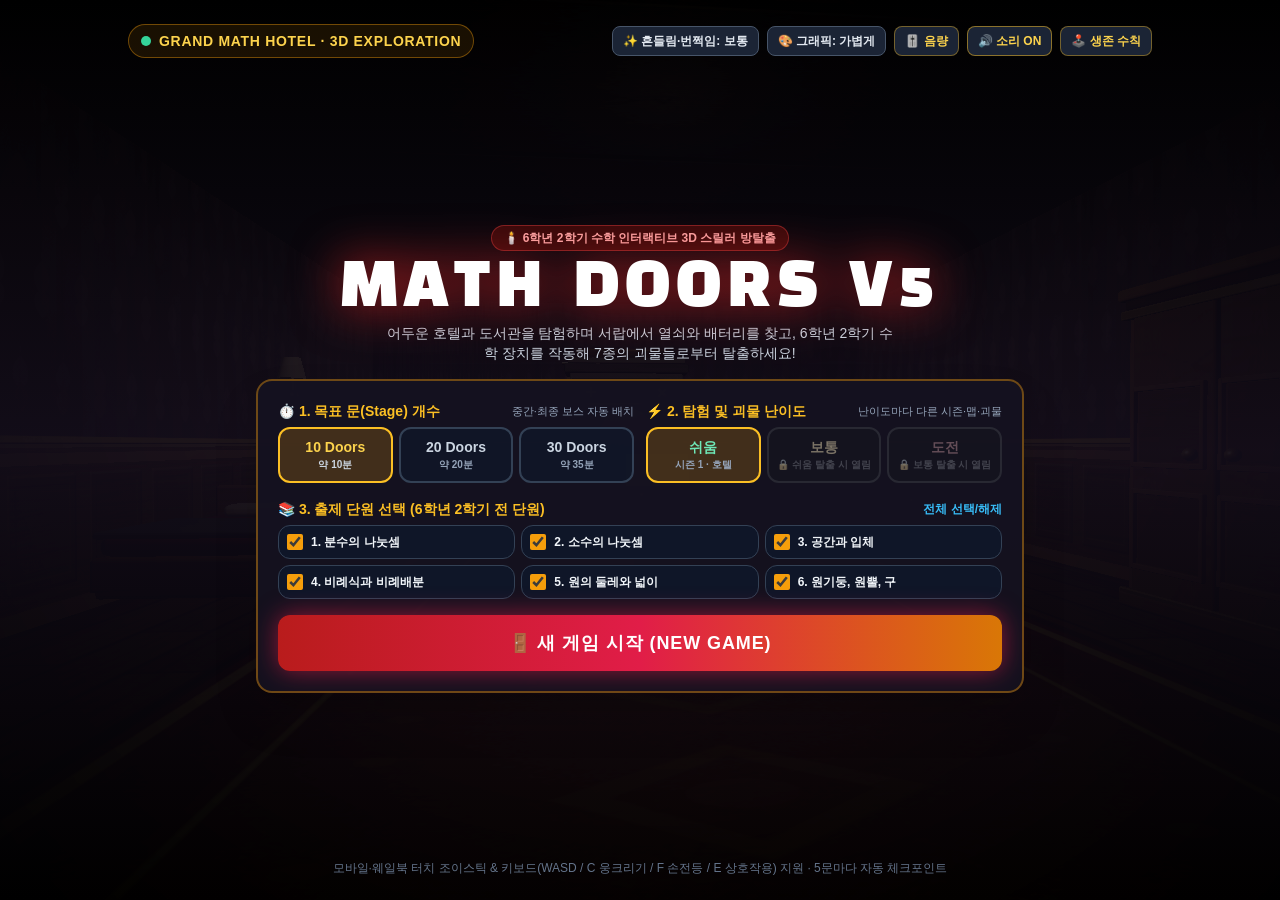
<file: index.html>
<!DOCTYPE html>
<html lang="ko">
<head>
  <meta charset="UTF-8">
  <meta name="viewport" content="width=device-width, initial-scale=1.0, maximum-scale=1.0, user-scalable=no">
  <title>MATH DOORS V5 : 6학년 2학기 3D 방탈출</title>
  <!-- V5: Tailwind는 미리 빌드한 CSS, Three.js r128은 저장소 안의 파일을 먼저 사용 (CDN이 막힌 학교망에서도 실행) -->
  <link rel="stylesheet" href="assets/css/tailwind.css">
  <script src="assets/vendor/three.min.js"></script>
  <script>if(!window.THREE){document.write('<script src="https://cdnjs.cloudflare.com/ajax/libs/three.js/r128/three.min.js"><\/script>');}</script>
  <link href="https://fonts.googleapis.com/css2?family=Black+Han+Sans&family=Pretendard:wght@400;600;800;900&display=swap" rel="stylesheet">
  <style>
    * {
      box-sizing: border-box;
      user-select: none;
      -webkit-user-select: none;
      -webkit-touch-callout: none;
    }
    body {
      margin: 0;
      padding: 0;
      background-color: #050408;
      color: #f1f5f9;
      font-family: 'Pretendard', sans-serif;
      overflow: hidden;
      height: 100dvh;
      width: 100vw;
      touch-action: none;
    }
    .title-font { font-family: 'Black Han Sans', sans-serif; }

    #webgl-container {
      position: fixed;
      inset: 0;
      width: 100%;
      height: 100%;
      z-index: 1;
      transition: filter 0.35s ease, transform 0.25s ease;
    }

    /* 피격 시 화면 블러, 시야 왜곡, 기절 연출 */
    .stun-blur-heavy {
      filter: blur(8px) contrast(1.35) brightness(0.65);
      transform: scale(1.04);
    }
    .stun-blur-light {
      filter: blur(4px) contrast(1.15) brightness(0.8);
      transform: scale(1.02);
    }

    /* V5.1: 아주 옅은 필름 그레인 (화면이 너무 깨끗해 장난감처럼 보이는 것을 줄임) */
    .diff-opt.diff-locked { opacity: .5; filter: grayscale(.7); cursor: not-allowed; }
    #grain-layer { position: fixed; inset: -60px; pointer-events: none; z-index: 11; opacity: .035; background-size: 160px 160px; animation: grainShift 2.4s steps(6) infinite; }
    @keyframes grainShift { 0% { transform: translate(0,0); } 20% { transform: translate(-23px,17px); } 40% { transform: translate(31px,-9px); } 60% { transform: translate(-12px,-28px); } 80% { transform: translate(19px,26px); } 100% { transform: translate(0,0); } }
    body.calm-motion #grain-layer { animation: none; }
    @media (prefers-reduced-motion: reduce) { #grain-layer { animation: none; } }
    .vignette-overlay {
      position: fixed;
      inset: 0;
      background: radial-gradient(circle, transparent 42%, rgba(0, 0, 0, 0.92) 100%);
      pointer-events: none;
      z-index: 10;
      transition: background 0.3s ease;
    }
    .vignette-danger {
      background: radial-gradient(circle, rgba(220, 38, 38, 0.22) 15%, rgba(127, 29, 29, 0.78) 65%, rgba(0, 0, 0, 0.98) 100%) !important;
    }

    /* 옷장 은신 시 나무 틈새(Slats) 오버레이 */
    .closet-slats {
      background: repeating-linear-gradient(
        to bottom,
        rgba(8, 4, 2, 0.96) 0px,
        rgba(8, 4, 2, 0.96) 24px,
        rgba(0, 0, 0, 0.12) 24px,
        rgba(0, 0, 0, 0.12) 44px
      );
      box-shadow: inset 0 0 120px 60px #000;
    }

    @keyframes pulseGlow {
      0%, 100% { box-shadow: 0 0 15px rgba(245, 158, 11, 0.5), inset 0 0 10px rgba(245, 158, 11, 0.2); }
      50% { box-shadow: 0 0 28px rgba(245, 158, 11, 0.95), inset 0 0 18px rgba(245, 158, 11, 0.45); }
    }
    .interact-glow { animation: pulseGlow 1.5s infinite; }

    .keypad-btn:active { transform: scale(0.93); }

    /* 세로형 실제 분수(Vertical Fraction) 스타일 */
    .math-frac {
      display: inline-flex;
      flex-direction: column;
      align-items: center;
      vertical-align: middle;
      margin: 0 0.2em;
      font-weight: 800;
      line-height: 1.05;
    }
    .math-frac > .num {
      border-bottom: 2px solid currentColor;
      padding: 0 0.28em 0.08em;
      font-size: 0.9em;
    }
    .math-frac > .den {
      padding: 0.08em 0.28em 0;
      font-size: 0.9em;
    }
    .math-mixed {
      display: inline-flex;
      align-items: center;
      vertical-align: middle;
      gap: 2px;
      font-weight: 900;
    }
    /* V5: 퍼즐·긴급 창이 열리면 터치 조작 UI를 숨겨 입력창과 겹치지 않게 함 */
    body.modal-open #joystick-zone, body.modal-open #turn-controls, body.modal-open #proximity-btn { visibility: hidden; }
    body.modal-open #toast-box { bottom: auto; top: 12px; }
    @keyframes heartPulse { 0%,100% { transform: scale(1); } 15% { transform: scale(1.25); } 30% { transform: scale(1); } 45% { transform: scale(1.15); } }
    .heart-beat { display:inline-block; animation: heartPulse var(--beat, 0.9s) infinite; }
    #sound-cue { transition: opacity .35s ease; }
    .cue-edge-left { box-shadow: inset 60px 0 60px -40px rgba(251,191,36,.55); }
    .cue-edge-right { box-shadow: inset -60px 0 60px -40px rgba(251,191,36,.55); }
    .cue-edge-all { box-shadow: inset 0 0 80px 10px rgba(248,113,113,.45); }
    @media (max-height: 700px) { #puzzle-modal .keypad-btn { padding-top: .3rem; padding-bottom: .3rem; } #puzzle-modal > div { gap: .5rem; padding: .75rem; } #modal-diagram-box svg { max-height: 120px; } }
  </style>
</head>
<body class="relative select-none">

  <div id="webgl-container"></div>
  <div id="vignette-layer" class="vignette-overlay"></div>
  <div id="grain-layer" aria-hidden="true"></div>

  <!-- 옷장 내부 은신 시점 오버레이 -->
  <div id="closet-overlay" class="fixed inset-0 z-15 pointer-events-none hidden closet-slats flex-col justify-between p-6">
    <div class="text-center mt-14">
      <span class="bg-black/85 border border-amber-500/60 text-amber-300 px-4 py-1.5 rounded-full text-xs sm:text-sm font-bold shadow-lg">
        🚪 옷장 틈새로 방 안을 살피는 중... (바깥 소리에 귀를 기울이세요)
      </span>
    </div>
  </div>

  <!-- 화면 중앙 조준점 (Crosshair & 스크리치 손전등 반응 게이지) -->
  <div id="season-intro" class="fixed inset-0 z-40 pointer-events-none hidden flex-col items-center justify-center text-center bg-black/80 transition-opacity duration-1000" style="opacity:0">
    <div id="season-intro-tag" class="title-font text-amber-400 text-lg sm:text-2xl tracking-widest mb-3"></div>
    <div id="season-intro-l1" class="text-white text-xl sm:text-3xl font-black mb-3 px-6"></div>
    <div id="season-intro-l2" class="text-slate-300 text-sm sm:text-lg px-6"></div>
  </div>
  <div id="escape-hud" class="fixed top-16 left-1/2 -translate-x-1/2 z-30 pointer-events-none hidden px-4 py-2 rounded-xl bg-red-950/85 border-2 border-red-500 text-red-100 font-black text-sm sm:text-lg animate-pulse"></div>
  <div id="whiteout" class="fixed inset-0 z-[45] pointer-events-none bg-white transition-opacity duration-[1600ms]" style="opacity:0"></div>
  <div id="mouselook-hint" class="fixed top-[58%] left-1/2 -translate-x-1/2 z-20 pointer-events-none hidden px-3 py-1.5 rounded-lg bg-slate-950/80 border border-amber-400/50 text-amber-200 text-xs font-bold">🖱️ 화면을 클릭하면 마우스로 둘러볼 수 있어요 · ESC = 마우스 풀기</div>
  <div id="crosshair" class="fixed top-1/2 left-1/2 -translate-x-1/2 -translate-y-1/2 z-20 pointer-events-none hidden flex-col items-center gap-1">
    <div id="crosshair-dot" class="w-3 h-3 rounded-full bg-white/85 border border-black shadow-[0_0_8px_#fff] transition-transform duration-150"></div>
    <div id="gaze-bar-wrap" class="hidden w-24 h-2.5 bg-black/85 rounded-full overflow-hidden border border-amber-300 shadow-lg">
      <div id="gaze-bar" class="h-full bg-amber-300 w-0 transition-all duration-75"></div>
    </div>
  </div>

  <!-- V5: 청각 보조 시각 신호 (괴물 소리·경고를 소리 없이도 알 수 있게) -->
  <div id="sound-cue-edge" class="fixed inset-0 z-[84] pointer-events-none transition-all duration-300"></div>
  <div id="sound-cue" class="fixed top-16 left-3 z-[86] pointer-events-none opacity-0">
    <div class="flex items-center gap-1.5 bg-black/80 border border-amber-400/60 text-amber-200 px-2.5 py-1 rounded-lg text-[11px] sm:text-xs font-bold shadow-lg">
      <span id="sound-cue-icon">🔊</span><span id="sound-cue-text"></span>
    </div>
  </div>

  <!-- 하단 1줄 간접 분위기 자막 -->
  <div id="subtle-subtitle" class="fixed bottom-28 sm:bottom-32 left-1/2 -translate-x-1/2 z-[85] pointer-events-none opacity-0 transition-opacity duration-500 max-w-[88vw]">
    <p id="subtle-subtitle-text" class="text-slate-200/95 bg-black/75 px-4 py-1.5 rounded-full text-xs sm:text-sm font-medium italic tracking-wide shadow-lg border border-white/15 text-center"></p>
  </div>

  <!-- 커스텀 토스트 메시지 (하단 상호작용 버튼 위쪽 전용 슬롯) -->
  <div id="toast-box" class="fixed bottom-36 sm:bottom-40 left-1/2 -translate-x-1/2 z-[120] pointer-events-none opacity-0 transition-all duration-250 transform translate-y-2 max-w-[92vw]">
    <div class="bg-slate-950/95 border-2 border-amber-400 text-amber-200 px-4 py-2 rounded-2xl shadow-2xl font-extrabold text-xs sm:text-sm flex items-center gap-2 text-center">
      <span>🔔</span>
      <span id="toast-text" class="break-keep">알림 메시지</span>
    </div>
  </div>

  <!-- 괴물 생존 수칙 & 탐험 조작법 모달 -->
  <div id="guide-modal" class="fixed inset-0 bg-black/85 backdrop-blur-md z-[105] hidden justify-center items-center p-4">
    <div class="bg-[#15111d] border-2 border-amber-500/70 rounded-2xl max-w-xl w-full p-5 sm:p-6 shadow-2xl text-left max-h-[90dvh] overflow-y-auto">
      <div class="flex justify-between items-center border-b border-slate-700 pb-3 mb-4">
        <h3 class="title-font text-xl sm:text-2xl text-amber-400">🕹️ 조작법 & 7대 괴물 생존 수칙</h3>
        <button onclick="toggleGuide(false)" class="text-slate-400 hover:text-white text-2xl font-bold px-2">✕</button>
      </div>
      <div class="space-y-2.5 text-xs sm:text-sm text-slate-200">
        <div class="bg-slate-900/90 p-3 rounded-xl border border-sky-500/40">
          <b class="text-sky-400">🏃 이동 · 웅크리기 · 손전등 · 가구 탐색</b>
          <p class="mt-1 text-slate-300">• <b>이동/시점:</b> 모바일은 왼쪽 <b>조이스틱</b> + 오른쪽 화면 드래그 / PC는 <b>WASD</b> + 마우스 움직이기 (ESC = 마우스 풀기)</p>
          <p class="text-slate-300">• <b>웅크리기(C / Ctrl / 상단 버튼):</b> 몸을 낮춰 발소리를 줄이고 낮은 장애물을 통과합니다.</p>
          <p class="text-slate-300">• <b>손전등(F / 버튼) & 상호작용(E / 버튼):</b> 서랍에서 열쇠·배터리·회복약을 찾고 장치를 작동하세요.</p>
          <p class="text-slate-300">• <b>문제는 방마다 한 곳(장치·패널)에서만</b> 풀 수 있어요. 문은 잠겨 있으니 <b>노란 화살표</b>가 가리키는 장치를 찾으세요. 열쇠·퓨즈·룬 조각도 그 장치에 끼웁니다.</p>
          <p class="text-slate-300">• <b>단계:</b> 쉬움(시즌1)을 탈출하면 보통(시즌2), 보통을 탈출하면 도전(최종)이 열립니다.</p>
        </div>
        <div class="bg-black/50 p-2.5 rounded-xl border border-rose-500/40">
          <b class="text-rose-400">⚡ 러쉬 (RUSH) & 🌀 앰부쉬 (AMBUSH)</b>
          <p class="mt-0.5 text-slate-300">전등이 깜빡이고 멀리서 굉음이 들리면 옷장에 숨으세요. 러쉬는 옷장 걸쇠 문제를 틀리면 <b>되돌아와 옷장 문을 천천히 열고 습격</b>하며, 앰부쉬는 청록빛 섬광과 함께 <b>복도를 여러 번 왕복</b>합니다.</p>
        </div>
        <div class="bg-black/50 p-2.5 rounded-xl border border-purple-500/40">
          <b class="text-purple-400">👁️ 스크리치 (SCREECH) — 손전등 비추고 흔들기</b>
          <p class="mt-0.5 text-slate-300">어두운 곳에서 기척이 들리면 <b>손전등을 켜서 스크리치를 비춘 채 시점을 좌우로 빠르게 흔들어</b> 쫓아내세요.</p>
        </div>
        <div class="bg-black/50 p-2.5 rounded-xl border border-red-500/40">
          <b class="text-red-400">👁️‍🗨️ 시크 (SEEK) & 🩸 피규어 (FIGURE)</b>
          <p class="mt-0.5 text-slate-300"><b>시크:</b> 긴 복도에서 장애물을 피하고 낮은 기둥은 웅크려 통과하세요. 중간 문 두 개 중 <b>불빛이 켜진 문</b>이 길입니다. 잘못된 문은 잠겨 있으니 바로 다른 문으로!<br><b>피규어:</b> 소리로 사냥합니다. 웅크려도 <b>너무 가까이 가거나 삐걱이는 마룻바닥</b>을 밟으면 들킵니다. 들킨 채 옷장에 숨으면 <b>심장박동 문제</b>를 맞혀야 피규어가 떠납니다.</p>
        </div>
        <div class="bg-black/50 p-2.5 rounded-xl border border-amber-500/40">
          <b class="text-amber-400">🚪 듀프 (DUPE) · 🃏 잭 (JACK) · 👀 하이드 (HIDE)</b>
          <p class="mt-0.5 text-slate-300">가짜 문 너머의 <b>듀프</b>는 공격 후 문을 닫습니다. 다시 계산해서 남은 문을 고르세요. 옷장이나 방에서 깜짝 놀라게 하는 <b>잭</b>, 위험이 없을 때 옷장에 너무 오래 숨어 있으면 밖으로 밀어내는 <b>하이드</b>를 주의하세요.</p>
        </div>
        <div class="bg-black/50 p-2.5 rounded-xl border border-emerald-500/40">
          <b class="text-emerald-400">💾 체크포인트</b>
          <p class="mt-0.5 text-slate-300">5번째 문마다 자동 저장됩니다. 로비의 <b>이어하기</b>로 같은 방 구조·같은 문제에서 다시 시작할 수 있습니다.</p>
        </div>
      </div>
      <button onclick="toggleGuide(false)" class="w-full mt-4 py-3 bg-amber-500 hover:bg-amber-400 text-slate-950 font-black rounded-xl text-base transition">확인 완료</button>
    </div>
  </div>

  <!-- 피격/기절 상태 알림 오버레이 -->
  <div id="hit-feedback-overlay" class="fixed inset-0 z-[95] hidden flex-col justify-center items-center pointer-events-none p-4">
    <div class="bg-black/80 border-2 border-red-500/80 px-6 py-4 rounded-2xl text-center shadow-[0_0_50px_rgba(220,38,38,0.8)]">
      <p id="hit-feedback-title" class="text-xl sm:text-2xl font-black text-red-400 mb-1">💥 괴물에게 공격당했습니다!</p>
      <p id="hit-feedback-desc" class="text-xs sm:text-sm text-slate-300">충격으로 시야가 흐려집니다... 잠시 후 회복됩니다.</p>
    </div>
  </div>

  <!-- 1. 호텔 로비 (교사용 스테이지/난이도/단원 설정 화면) -->
  <div id="lobby-screen" class="fixed inset-0 z-50 flex flex-col justify-between p-3 sm:p-6 bg-gradient-to-b from-black/85 via-[#120d1a]/90 to-black/95 overflow-y-auto">
    <div class="flex flex-wrap justify-between items-center gap-2 max-w-5xl w-full mx-auto">
      <div class="flex items-center gap-2 bg-amber-500/10 border border-amber-500/40 px-3 py-1.5 rounded-full">
        <span class="w-2.5 h-2.5 rounded-full bg-emerald-400 animate-pulse"></span>
        <span class="text-amber-300 text-xs sm:text-sm font-bold tracking-wider">GRAND MATH HOTEL · 3D EXPLORATION</span>
      </div>
      <div class="flex items-center gap-1.5 sm:gap-2">
        <button onclick="toggleReducedMotion()" id="motion-toggle-btn" class="bg-slate-800/90 hover:bg-slate-700 text-slate-200 border border-slate-600 px-2.5 py-1.5 rounded-lg text-xs font-bold transition">
          ✨ 흔들림·번쩍임: 보통
        </button>
        <button onclick="toggleGraphicsQuality()" id="gfx-toggle-btn" class="bg-slate-800/90 hover:bg-slate-700 text-slate-200 border border-slate-600 px-2.5 py-1.5 rounded-lg text-xs font-bold transition">
          🎨 그래픽: 고품질
        </button>
        <button onclick="toggleAudioSettings(true)" class="bg-slate-800/90 hover:bg-slate-700 border border-amber-400/40 text-amber-300 px-2.5 py-1.5 rounded-lg text-xs font-bold">🎚️ 음량</button>
        <button onclick="toggleAudioMute()" id="lobby-sound-btn" class="bg-slate-800/90 hover:bg-amber-500 hover:text-slate-950 text-amber-300 border border-amber-400/50 px-2.5 py-1.5 rounded-lg text-xs font-bold transition">
          🔊 소리 ON
        </button>
        <button onclick="toggleGuide(true)" class="bg-slate-800/90 hover:bg-slate-700 text-amber-300 border border-amber-400/40 px-2.5 py-1.5 rounded-lg text-xs font-bold transition">
          🕹️ 생존 수칙
        </button>
      </div>
    </div>

    <div class="my-auto py-3 flex flex-col items-center max-w-3xl w-full mx-auto text-center">
      <div class="inline-flex items-center gap-2 px-3 py-1 rounded-full bg-red-950/80 border border-red-500/40 text-red-300 text-xs font-bold mb-2">
        🕯️ 6학년 2학기 수학 인터랙티브 3D 스릴러 방탈출
      </div>
      <h1 class="title-font text-4xl sm:text-6xl tracking-widest text-white drop-shadow-[0_0_25px_rgba(220,38,38,0.85)]">
        MATH DOORS V5
      </h1>
      <p class="text-slate-300 text-xs sm:text-sm mt-1 mb-4 max-w-lg">
        어두운 호텔과 도서관을 탐험하며 서랍에서 열쇠와 배터리를 찾고, 6학년 2학기 수학 장치를 작동해 7종의 괴물들로부터 탈출하세요!
      </p>

      <div class="w-full bg-[#161220]/95 border-2 border-amber-500/40 rounded-2xl p-4 sm:p-5 shadow-2xl text-left space-y-4">
        <div class="grid grid-cols-1 sm:grid-cols-2 gap-3">
          <div>
            <div class="flex items-center justify-between mb-1.5">
              <label class="text-amber-400 font-extrabold text-xs sm:text-sm">⏱️ 1. 목표 문(Stage) 개수</label>
              <span class="text-[11px] text-slate-400">중간·최종 보스 자동 배치</span>
            </div>
            <div class="grid grid-cols-3 gap-1.5">
              <button onclick="selectStageCount(10)" id="stage-btn-10" class="stage-opt py-2 px-2 rounded-xl border-2 border-amber-400 bg-amber-500/20 text-white font-bold text-xs transition flex flex-col items-center">
                <span class="text-sm font-black text-amber-300">10 Doors</span>
                <span class="text-[10px] text-slate-300">약 10분</span>
              </button>
              <button onclick="selectStageCount(20)" id="stage-btn-20" class="stage-opt py-2 px-2 rounded-xl border-2 border-slate-700 bg-slate-900/70 text-slate-300 font-bold text-xs transition flex flex-col items-center">
                <span class="text-sm font-black">20 Doors</span>
                <span class="text-[10px] text-slate-400">약 20분</span>
              </button>
              <button onclick="selectStageCount(30)" id="stage-btn-30" class="stage-opt py-2 px-2 rounded-xl border-2 border-slate-700 bg-slate-900/70 text-slate-300 font-bold text-xs transition flex flex-col items-center">
                <span class="text-sm font-black">30 Doors</span>
                <span class="text-[10px] text-slate-400">약 35분</span>
              </button>
            </div>
          </div>

          <div>
            <div class="flex items-center justify-between mb-1.5">
              <label class="text-amber-400 font-extrabold text-xs sm:text-sm">⚡ 2. 탐험 및 괴물 난이도</label>
              <span class="text-[11px] text-slate-400">난이도마다 다른 시즌·맵·괴물</span>
            </div>
            <div class="grid grid-cols-3 gap-1.5">
              <button onclick="selectDifficulty('easy')" id="diff-btn-easy" class="diff-opt py-2 px-2 rounded-xl border-2 border-amber-400 bg-amber-500/20 text-white font-bold text-xs transition flex flex-col items-center">
                <span class="text-sm font-black text-emerald-300">쉬움</span>
                <span id="diff-sub-easy" class="text-[10px] text-slate-400">시즌 1 · 호텔</span><span id="diff-lock-easy" class="hidden text-[10px] text-slate-500">🔒 </span>
              </button>
              <button onclick="selectDifficulty('normal')" id="diff-btn-normal" class="diff-opt py-2 px-2 rounded-xl border-2 border-slate-700 bg-slate-900/70 text-slate-300 font-bold text-xs transition flex flex-col items-center">
                <span class="text-sm font-black text-amber-300">보통</span>
                <span id="diff-sub-normal" class="text-[10px] text-slate-300">시즌 2 · 지하 하수도</span><span id="diff-lock-normal" class="hidden text-[10px] text-slate-500">🔒 쉬움 탈출 시 열림</span>
              </button>
              <button onclick="selectDifficulty('challenge')" id="diff-btn-challenge" class="diff-opt py-2 px-2 rounded-xl border-2 border-slate-700 bg-slate-900/70 text-slate-300 font-bold text-xs transition flex flex-col items-center">
                <span class="text-sm font-black text-rose-400">도전</span>
                <span id="diff-sub-challenge" class="text-[10px] text-slate-400">최종 · 무너지는 성</span><span id="diff-lock-challenge" class="hidden text-[10px] text-slate-500">🔒 보통 탈출 시 열림</span>
              </button>
            </div>
          </div>
        </div>

        <div>
          <div class="flex items-center justify-between mb-1.5">
            <label class="text-amber-400 font-extrabold text-xs sm:text-sm">📚 3. 출제 단원 선택 (6학년 2학기 전 단원)</label>
            <button onclick="toggleAllUnits()" class="text-xs text-sky-400 hover:underline font-semibold">전체 선택/해제</button>
          </div>
          <div class="grid grid-cols-2 sm:grid-cols-3 gap-1.5 text-xs">
            <label class="flex items-center gap-2 p-2 rounded-xl bg-slate-900/90 border border-slate-700 cursor-pointer hover:border-amber-500/50">
              <input type="checkbox" class="unit-chk w-4 h-4 accent-amber-500 rounded" value="1" checked>
              <span class="font-semibold">1. 분수의 나눗셈</span>
            </label>
            <label class="flex items-center gap-2 p-2 rounded-xl bg-slate-900/90 border border-slate-700 cursor-pointer hover:border-amber-500/50">
              <input type="checkbox" class="unit-chk w-4 h-4 accent-amber-500 rounded" value="2" checked>
              <span class="font-semibold">2. 소수의 나눗셈</span>
            </label>
            <label class="flex items-center gap-2 p-2 rounded-xl bg-slate-900/90 border border-slate-700 cursor-pointer hover:border-amber-500/50">
              <input type="checkbox" class="unit-chk w-4 h-4 accent-amber-500 rounded" value="3" checked>
              <span class="font-semibold">3. 공간과 입체</span>
            </label>
            <label class="flex items-center gap-2 p-2 rounded-xl bg-slate-900/90 border border-slate-700 cursor-pointer hover:border-amber-500/50">
              <input type="checkbox" class="unit-chk w-4 h-4 accent-amber-500 rounded" value="4" checked>
              <span class="font-semibold">4. 비례식과 비례배분</span>
            </label>
            <label class="flex items-center gap-2 p-2 rounded-xl bg-slate-900/90 border border-slate-700 cursor-pointer hover:border-amber-500/50">
              <input type="checkbox" class="unit-chk w-4 h-4 accent-amber-500 rounded" value="5" checked>
              <span class="font-semibold">5. 원의 둘레와 넓이</span>
            </label>
            <label class="flex items-center gap-2 p-2 rounded-xl bg-slate-900/90 border border-slate-700 cursor-pointer hover:border-amber-500/50">
              <input type="checkbox" class="unit-chk w-4 h-4 accent-amber-500 rounded" value="6" checked>
              <span class="font-semibold">6. 원기둥, 원뿔, 구</span>
            </label>
          </div>
        </div>

        <div id="save-panel" class="hidden flex-col sm:flex-row gap-2 items-stretch bg-emerald-950/40 border border-emerald-500/40 rounded-xl p-2.5">
          <div class="flex-1 text-xs text-emerald-200 leading-snug"><b class="text-emerald-300">💾 저장된 체크포인트</b><br><span id="save-info">-</span></div>
          <button id="continue-btn" onclick="continueFromSave()" class="px-4 py-2.5 rounded-xl bg-emerald-500 hover:bg-emerald-400 text-slate-950 font-black text-sm">▶ 이어하기</button>
          <button onclick="deleteSaveFromLobby()" class="px-3 py-2.5 rounded-xl bg-slate-800 hover:bg-rose-900 text-slate-300 border border-slate-600 font-bold text-xs">🗑️ 저장 기록 삭제</button>
        </div>
        <p id="save-note" class="hidden text-[11px] text-amber-300/90"></p>
        <button onclick="startGame()" class="w-full py-3.5 rounded-xl bg-gradient-to-r from-red-700 via-rose-600 to-amber-600 hover:from-red-600 hover:to-amber-500 text-white font-black text-base sm:text-lg tracking-wider shadow-[0_0_25px_rgba(225,29,72,0.6)] transition active:scale-[0.99]">
          🚪 새 게임 시작 (NEW GAME)
        </button>
      </div>
    </div>

    <div class="text-center text-slate-500 text-xs">
      모바일·웨일북 터치 조이스틱 & 키보드(WASD / C 웅크리기 / F 손전등 / E 상호작용) 지원 · 5문마다 자동 체크포인트
    </div>
  </div>

  <!-- 2. 인게임 HUD & 컨트롤 오버레이 -->
  <div id="game-hud" class="fixed inset-0 z-30 pointer-events-none hidden flex-col justify-between">
    <!-- 상단 상태바 & 탐험 인벤토리 -->
    <div class="flex flex-wrap justify-between items-center gap-2 px-3 sm:px-5 py-2.5 bg-black/80 backdrop-blur-md border-b border-amber-500/30 pointer-events-auto">
      <div class="flex items-center gap-2 sm:gap-3">
        <div id="door-badge" class="bg-gradient-to-r from-amber-400 to-yellow-600 text-slate-950 font-black px-3 py-1 rounded-lg text-xs sm:text-sm shadow">
          DOOR 01 / 10
        </div>
        <div id="room-type-badge" class="bg-slate-800 border border-slate-600 text-sky-300 font-bold px-2.5 py-1 rounded-lg text-xs">
          🛏️ 객실 구역
        </div>
        <div id="hearts-box" class="text-base sm:text-xl tracking-widest">❤️❤️❤️</div>
      </div>

      <!-- 우측 인벤토리 및 도구 버튼 -->
      <div class="flex flex-wrap items-center gap-1.5 sm:gap-2">
        <div class="flex items-center gap-1.5 bg-slate-950/90 border border-slate-700 px-2.5 py-1 rounded-xl text-xs font-bold">
          <span id="key-badge" class="px-2 py-0.5 rounded bg-slate-800 text-slate-400">🗝️ 열쇠 0</span>
          <button onclick="toggleFlashlight()" id="flashlight-btn" class="px-2 py-0.5 rounded bg-slate-800 text-slate-300 border border-slate-600 transition">
            🔦 손전등 OFF (100%)
          </button>
          <button onclick="toggleCrouch()" id="crouch-btn" class="px-2 py-0.5 rounded bg-slate-800 border border-slate-600 text-slate-300 hover:bg-sky-400 hover:text-slate-950 transition">
            🧍 서기 (C)
          </button>
          <button onclick="useMedkit()" id="medkit-btn" class="hidden px-2 py-0.5 rounded bg-rose-500/30 border border-rose-400 text-rose-200 hover:bg-rose-500 hover:text-white transition">
            🩹 회복약(1)
          </button>
        </div>

        <button id="hint-btn" onclick="useHint()" class="flex items-center gap-1 bg-slate-900 hover:bg-slate-800 text-amber-300 border border-amber-400/50 px-2.5 py-1.5 rounded-xl text-xs font-bold transition">
          <span>📜 단서 쪽지</span>
          <span id="hint-count" class="bg-amber-400 text-slate-950 px-1.5 py-0.2 rounded-md font-black">3</span>
        </button>
        <button onclick="toggleAudioSettings(true)" class="bg-slate-900 hover:bg-slate-800 text-amber-300 border border-amber-400/40 px-2.5 py-1.5 rounded-xl text-xs font-bold">🎚️</button>
        <button onclick="toggleAudioMute()" id="hud-sound-btn" class="bg-slate-900 hover:bg-slate-800 text-amber-300 border border-amber-400/40 px-2.5 py-1.5 rounded-xl text-xs font-bold transition">
          🔊
        </button>
        <button onclick="returnToLobby()" class="bg-slate-900 hover:bg-red-950 text-slate-300 border border-slate-700 px-2.5 py-1.5 rounded-xl text-xs font-bold">
          나가기
        </button>
      </div>
    </div>

    <!-- 상단 중앙 단일 목표 배너 -->
    <div class="flex flex-col items-center px-3 mt-1">
      <div id="objective-banner" class="bg-black/75 border border-amber-500/40 text-amber-200/95 px-4 py-1.5 rounded-full text-xs sm:text-sm font-bold backdrop-blur-md shadow-lg text-center max-w-lg transition-opacity duration-300">
        주변을 살펴 단서를 찾고 잠긴 문을 여세요.
      </div>
    </div>

    <!-- 중앙 하단: 근접 상호작용 버튼 -->
    <div class="mt-auto mb-3 flex flex-col items-center px-4">
      <button id="proximity-btn" onclick="triggerProximityAction()" class="hidden pointer-events-auto interact-glow bg-gradient-to-r from-amber-500 to-yellow-500 text-slate-950 font-black px-6 py-3 rounded-2xl text-sm sm:text-base shadow-2xl border-2 border-white items-center gap-2 transition active:scale-95">
        <span id="proximity-icon">🔍</span>
        <span id="proximity-text">[E / 터치] 조사하기</span>
      </button>
    </div>

    <!-- 하단 컨트롤러: 좌측 가상 조이스틱 + 우측 시점 회전 보조 버튼 -->
    <div class="flex justify-between items-end px-4 sm:px-8 pb-4 sm:pb-6">
      <div id="joystick-zone" class="pointer-events-auto relative w-28 h-28 sm:w-32 sm:h-32 rounded-full bg-black/55 border-2 border-white/25 backdrop-blur-sm flex justify-center items-center shadow-xl">
        <div class="text-[10px] text-white/35 font-bold absolute top-2">이동</div>
        <div id="joystick-knob" class="w-12 h-12 rounded-full bg-amber-400/90 border-2 border-white shadow-[0_0_15px_rgba(251,191,36,0.8)] transition-transform duration-75"></div>
      </div>

      <div id="turn-controls" class="flex flex-col items-end gap-2 pointer-events-auto">
        <div class="text-[11px] text-slate-300 bg-black/65 px-3 py-1 rounded-full border border-white/10">
          👆 오른쪽 화면 드래그: 시점 회전 (손전등 흔들기)
        </div>
        <div class="flex gap-2">
          <button onpointerdown="startTurnButton(1)" onpointerup="stopTurnButton()" onpointerleave="stopTurnButton()" class="px-3.5 py-2.5 rounded-xl bg-slate-900/85 border border-slate-600 text-white font-bold text-xs active:bg-amber-500 active:text-slate-950">
            ◀ 왼쪽 보기
          </button>
          <button onpointerdown="startTurnButton(-1)" onpointerup="stopTurnButton()" onpointerleave="stopTurnButton()" class="px-3.5 py-2.5 rounded-xl bg-slate-900/85 border border-slate-600 text-white font-bold text-xs active:bg-amber-500 active:text-slate-950">
            오른쪽 보기 ▶
          </button>
        </div>
      </div>
    </div>
  </div>

  <!-- 3. 6가지 체험형 수학 퍼즐 모달 -->
  <div id="puzzle-modal" class="fixed inset-0 z-40 bg-black/80 backdrop-blur-md hidden justify-center items-center p-2.5 sm:p-4">
    <div class="w-full max-w-2xl bg-[#121621] border-2 border-amber-500/80 rounded-2xl p-4 sm:p-5 shadow-[0_0_60px_rgba(0,0,0,0.95)] flex flex-col gap-3 max-h-[94dvh] overflow-y-auto">
      <div class="flex justify-between items-center border-b border-slate-800 pb-2.5">
        <div class="flex items-center gap-2 flex-wrap">
          <span id="modal-unit-tag" class="bg-teal-950 text-teal-300 border border-teal-500/40 px-2.5 py-0.5 rounded-md text-xs font-extrabold">
            1단원. 분수의 나눗셈
          </span>
          <span id="modal-type-tag" class="bg-amber-500/20 text-amber-300 border border-amber-400/40 px-2.5 py-0.5 rounded-md text-xs font-bold">
            유형 A · 선 잇기 퍼즐
          </span>
        </div>
        <button onclick="closePuzzleModal()" class="text-slate-400 hover:text-white font-bold text-sm px-2.5 py-1 bg-slate-800 rounded-lg">
          ✕ 닫기
        </button>
      </div>

      <!-- 문제 지문 -->
      <p id="modal-question" class="text-sm sm:text-base font-extrabold text-white leading-relaxed break-keep"></p>

      <!-- 힌트 박스 (풀이 방향 안내) -->
      <div id="modal-hint-box" class="hidden bg-amber-500/10 border-l-4 border-amber-400 text-amber-200 px-3 py-2 rounded-r-lg text-xs sm:text-sm font-semibold"></div>

      <!-- 도형/쌓기나무 고해상도 시각 자료 영역 -->
      <div id="modal-diagram-box" class="hidden w-full bg-[#0b0e17] border border-slate-700 rounded-xl p-3 flex-col items-center justify-center shadow-inner"></div>

      <!-- 인터랙티브 퍼즐 컨테이너 -->
      <div id="interactive-puzzle-body" class="w-full bg-slate-950/90 border border-slate-800 rounded-xl p-3 sm:p-4"></div>

      <!-- 공용 숫자 키패드 영역 -->
      <div id="numeric-keypad-section" class="hidden flex-col gap-2">
        <div class="flex items-center gap-2">
          <div class="flex-1 bg-black border-2 border-slate-700 rounded-xl px-3.5 py-2 flex items-center justify-between">
            <span id="active-slot-label" class="text-xs text-amber-400 font-bold">입력창</span>
            <span><span id="answer-display" class="text-lg sm:text-xl font-black text-amber-300 tracking-wider min-h-[26px]"></span><span id="answer-unit" class="ml-1 text-xs text-slate-400 font-bold"></span></span>
          </div>
          <button onclick="submitInteractivePuzzle()" class="px-5 py-3 rounded-xl bg-gradient-to-r from-amber-400 to-yellow-500 hover:from-amber-300 hover:to-yellow-400 text-slate-950 font-black text-sm sm:text-base shadow-lg active:scale-95 transition">
            🔓 장치 작동
          </button>
        </div>

        <div class="grid grid-cols-6 sm:grid-cols-7 gap-1.5 pt-1">
          <button onclick="pressKey('1')" class="keypad-btn py-2 rounded-lg bg-slate-800 hover:bg-slate-700 text-white font-black text-base border border-slate-700">1</button>
          <button onclick="pressKey('2')" class="keypad-btn py-2 rounded-lg bg-slate-800 hover:bg-slate-700 text-white font-black text-base border border-slate-700">2</button>
          <button onclick="pressKey('3')" class="keypad-btn py-2 rounded-lg bg-slate-800 hover:bg-slate-700 text-white font-black text-base border border-slate-700">3</button>
          <button onclick="pressKey('4')" class="keypad-btn py-2 rounded-lg bg-slate-800 hover:bg-slate-700 text-white font-black text-base border border-slate-700">4</button>
          <button onclick="pressKey('5')" class="keypad-btn py-2 rounded-lg bg-slate-800 hover:bg-slate-700 text-white font-black text-base border border-slate-700">5</button>
          <button onclick="pressKey('/')" class="keypad-btn py-2 rounded-lg bg-indigo-950 hover:bg-indigo-900 text-indigo-300 font-black text-sm border border-indigo-700">분수(/)</button>
          <button onclick="pressKey('BACK')" class="keypad-btn py-2 rounded-lg bg-rose-950 hover:bg-rose-900 text-rose-300 font-bold text-xs border border-rose-700 col-span-6 sm:col-span-1">⌫ 지움</button>

          <button onclick="pressKey('6')" class="keypad-btn py-2 rounded-lg bg-slate-800 hover:bg-slate-700 text-white font-black text-base border border-slate-700">6</button>
          <button onclick="pressKey('7')" class="keypad-btn py-2 rounded-lg bg-slate-800 hover:bg-slate-700 text-white font-black text-base border border-slate-700">7</button>
          <button onclick="pressKey('8')" class="keypad-btn py-2 rounded-lg bg-slate-800 hover:bg-slate-700 text-white font-black text-base border border-slate-700">8</button>
          <button onclick="pressKey('9')" class="keypad-btn py-2 rounded-lg bg-slate-800 hover:bg-slate-700 text-white font-black text-base border border-slate-700">9</button>
          <button onclick="pressKey('0')" class="keypad-btn py-2 rounded-lg bg-slate-800 hover:bg-slate-700 text-white font-black text-base border border-slate-700">0</button>
          <button onclick="pressKey('.')" class="keypad-btn py-2 rounded-lg bg-teal-950 hover:bg-teal-900 text-teal-300 font-black text-sm border border-teal-700">소수(.)</button>
          <button onclick="pressKey('CLEAR')" class="keypad-btn py-2 rounded-lg bg-slate-900 hover:bg-slate-800 text-slate-400 font-bold text-xs border border-slate-700 col-span-6 sm:col-span-1">초기화</button>
        </div>
      </div>

      <!-- 비숫자형 퍼즐 전용 완료 버튼 -->
      <button id="non-numeric-submit-btn" onclick="submitInteractivePuzzle()" class="hidden w-full py-3 rounded-xl bg-gradient-to-r from-amber-400 to-yellow-500 hover:from-amber-300 hover:to-yellow-400 text-slate-950 font-black text-base shadow-lg transition">
        🔓 퍼즐 연결 완료 및 장치 작동
      </button>
    </div>
  </div>

  <!-- 4. 옷장 내부 러쉬 방어 모달 (오답 시 러쉬가 되돌아와 옷장 문을 여는 3D 연출과 연동) -->
  <div id="emergency-modal" class="fixed inset-0 z-50 bg-black/80 backdrop-blur-sm hidden flex-col justify-center items-center p-4">
    <div class="w-full max-w-md bg-[#1a090d]/95 border-2 border-red-500 rounded-2xl p-5 text-center shadow-[0_0_50px_rgba(220,38,38,0.85)]">
      <div class="inline-block bg-red-600 text-white text-xs font-black px-3 py-0.5 rounded-full mb-2">
        CLOSET LATCH DEFENSE
      </div>
      <h2 class="title-font text-xl sm:text-2xl text-red-400 mb-1">⚡ 복도 밖으로 괴물이 지나갑니다!</h2>
      <p class="text-xs sm:text-sm text-slate-300 mb-3">문제를 틀리면 괴물이 되돌아와 옷장 문을 엽니다. 걸쇠를 고정하세요!</p>

      <div class="w-full h-3 bg-slate-900 rounded-full overflow-hidden border border-red-500/50 mb-4">
        <div id="em-timer-bar" class="h-full bg-gradient-to-r from-amber-400 to-red-600 w-full transition-all duration-100"></div>
      </div>

      <div class="bg-black/80 border border-red-500/40 rounded-xl p-3.5 mb-4">
        <p id="em-question" class="text-base sm:text-lg font-black text-amber-300 break-keep"></p>
      </div>

      <div id="em-choices" class="grid grid-cols-3 gap-2.5"></div>
    </div>
  </div>


  <!-- V5: 피규어 심장박동 모달 (들킨 채 옷장에 숨었을 때) -->
  <div id="heartbeat-modal" class="fixed inset-0 z-50 bg-black/70 hidden flex-col justify-center items-center p-4">
    <div class="w-full max-w-md bg-[#1a0610]/95 border-2 border-rose-500 rounded-2xl p-5 text-center shadow-[0_0_50px_rgba(225,29,72,0.8)]">
      <div class="inline-block bg-rose-700 text-white text-xs font-black px-3 py-0.5 rounded-full mb-2">HEARTBEAT</div>
      <h2 class="title-font text-xl sm:text-2xl text-rose-300 mb-1"><span id="hb-heart" class="heart-beat">❤️</span> 피규어가 옷장 앞에 서 있다…</h2>
      <p class="text-xs sm:text-sm text-slate-300 mb-2">숨을 고르세요. 정답을 고르면 심장박동이 가라앉고 피규어가 떠납니다.</p>
      <div class="w-full h-3 bg-slate-900 rounded-full overflow-hidden border border-rose-500/50 mb-3">
        <div id="hb-bar" class="h-full bg-gradient-to-r from-emerald-400 via-amber-400 to-rose-600 w-1/3 transition-all duration-300"></div>
      </div>
      <div class="bg-black/80 border border-rose-500/40 rounded-xl p-3.5 mb-3">
        <p id="hb-question" class="text-base sm:text-lg font-black text-amber-300 break-keep"></p>
      </div>
      <div id="hb-choices" class="grid grid-cols-3 gap-2.5"></div>
      <p id="hb-feedback" class="text-xs text-rose-300 mt-2 min-h-[16px]"></p>
    </div>
  </div>

  <!-- 배경음악/효과음 개별 볼륨 설정 -->
  <div id="audio-settings-modal" class="fixed inset-0 z-[140] hidden justify-center items-center p-4 bg-black/85 backdrop-blur-sm" role="dialog" aria-modal="true" aria-label="오디오 설정">
    <div class="bg-[#17131d] border-2 border-amber-400/60 rounded-2xl w-full max-w-md p-5 shadow-2xl">
      <div class="flex justify-between items-center mb-5"><h2 class="font-bold text-xl text-amber-300">🎵 오디오 설정</h2><button onclick="toggleAudioSettings(false)" class="text-white px-3 py-2 bg-slate-800 rounded-lg">✕ 닫기</button></div>
      <label class="flex items-center gap-2 mb-5 text-base"><input id="audio-muted-checkbox" type="checkbox" onchange="applyAudioMuteFromSettings(this.checked)" class="accent-amber-400 w-5 h-5"> 모든 소리 끄기</label>
      <label for="audio-bgm-volume" class="flex justify-between mb-2"><b>🎼 배경음악</b><span id="audio-bgm-value">38%</span></label>
      <input id="audio-bgm-volume" type="range" min="0" max="100" value="38" oninput="MathDoorsAudio.setVolume('bgm',this.value/100)" class="w-full accent-amber-400 mb-5" />
      <label for="audio-sfx-volume" class="flex justify-between mb-2"><b>👻 효과음 · 괴물 소리</b><span id="audio-sfx-value">75%</span></label>
      <input id="audio-sfx-volume" type="range" min="0" max="100" value="75" oninput="MathDoorsAudio.setVolume('sfx',this.value/100)" class="w-full accent-amber-400 mb-5" />
      <label for="mouse-sens" class="flex justify-between mb-2"><b>🖱️ 마우스 둘러보기 감도</b><span id="mouse-sens-value">100%</span></label>
      <input id="mouse-sens" type="range" min="30" max="250" value="100" oninput="setMouseSens(this.value/100)" class="w-full accent-amber-400 mb-5" />
      <p class="text-xs text-slate-400">설정은 이 브라우저에 저장됩니다. 소리는 탐험 시작 버튼을 누른 뒤 재생됩니다. 게임 중 ESC를 누르면 마우스가 풀리고, 화면을 클릭하면 다시 마우스로 둘러봅니다.</p>
    </div>
  </div>

  <!-- 5. 결과 화면 -->
  <div id="result-screen" class="fixed inset-0 z-50 bg-black/95 hidden flex-col justify-center items-center p-6 text-center">
    <div id="result-badge" class="w-20 h-20 rounded-full flex items-center justify-center text-4xl mb-4 border-4">🏆</div>
    <h1 id="result-title" class="title-font text-4xl sm:text-6xl text-emerald-400 mb-3">HOTEL ESCAPED!</h1>
    <p id="result-desc" class="text-slate-300 text-sm sm:text-lg max-w-md mb-6"></p>
    <div id="result-stats" class="bg-slate-900/90 border border-slate-700 rounded-2xl p-4 mb-6 w-full max-w-sm text-xs sm:text-sm space-y-1.5 text-slate-300"></div>
    <div class="flex flex-wrap justify-center gap-3">
      <button onclick="returnToLobby()" class="px-6 py-3.5 rounded-xl bg-slate-800 hover:bg-slate-700 text-white font-bold text-sm sm:text-base border border-slate-600">
        ⚙️ 로비(단원/난이도 설정)
      </button>
      <button id="result-continue-btn" onclick="continueFromSave()" class="hidden px-6 py-3.5 rounded-xl bg-emerald-500 hover:bg-emerald-400 text-slate-950 font-black text-sm sm:text-base shadow-lg">
        💾 체크포인트에서 이어하기
      </button>
      <button onclick="startGame()" class="px-8 py-3.5 rounded-xl bg-gradient-to-r from-amber-500 to-rose-600 text-white font-black text-sm sm:text-base shadow-lg">
        🔄 새로운 맵으로 다시 도전
      </button>
    </div>
  </div>

  <script src="assets/js/audio-manager.js"></script>
  <script src="assets/js/procedural-props.js"></script>
  <script src="assets/js/monster-models-v2.js"></script>
  <script src="assets/js/v5-core.js"></script>
  <script src="assets/js/math-bank-v5.js"></script>
  <script>
    function toggleGuide(show) {
      const m = document.getElementById('guide-modal');
      m.classList.toggle('hidden', !show);
      m.classList.toggle('flex', show);
      if (typeof setModalFlag === 'function') setModalFlag('guide', !!show);
    }

    // 세로형 분수 표기 변환기 ("1과 3/4", "8/9" -> 실제 세로 분수 HTML)
    function formatMathHTML(str) {
      if (str === null || str === undefined) return '';
      let s = String(str);
      s = s.replace(/(\d+)\s*과\s*(\d+)\/(\d+)/g, (_, w, n, d) => {
        return `<span class="math-mixed"><span>${w}</span><span class="math-frac"><span class="num">${n}</span><span class="den">${d}</span></span></span>`;
      });
      s = s.replace(/(^|[^0-9\/])(\d+)\/(\d+)(?![0-9\/])/g, (_, prefix, n, d) => {
        return `${prefix}<span class="math-frac"><span class="num">${n}</span><span class="den">${d}</span></span>`;
      });
      return s;
    }

    // 흔들림 및 번쩍임 완화 옵션
    let reducedMotion = false;
    function toggleReducedMotion() {
      reducedMotion = !reducedMotion;
      document.body.classList.toggle('calm-motion', reducedMotion);
      document.getElementById('motion-toggle-btn').innerText =
        `✨ 흔들림·번쩍임: ${reducedMotion ? '약하게' : '보통'}`;
      showToast(reducedMotion ? "화면 흔들림과 번쩍임 효과를 완화했습니다." : "기본 시각 효과로 설정했습니다.");
    }

    // 난이도 설정 ('easy' | 'normal' | 'challenge')
    // V6.1 단계 잠금: 쉬움(시즌1)을 탈출해야 보통(시즌2), 보통을 탈출해야 도전(최종)이 열린다. 기록은 이 브라우저에 저장.
    // 선생님 점검용: 주소 끝에 ?teacher 를 붙이면 모든 단계가 열린다.
    const PROGRESS_KEY = 'mathDoorsCleared';
    const DIFF_NEED = { easy: 0, normal: 1, challenge: 2 };
    const DIFF_NAME = { easy: '쉬움 (시즌 1 · 호텔)', normal: '보통 (시즌 2 · 하수도)', challenge: '도전 (최종 · 성)' };
    function clearedSeason() { try { return Math.max(0, Math.min(3, parseInt(localStorage.getItem(PROGRESS_KEY) || '0', 10) || 0)); } catch (_) { return 0; } }
    function teacherUnlock() { return !!window.__unlockAll || /[?&]teacher(=|&|$)/.test(location.search); }
    function diffUnlocked(d) { return teacherUnlock() || clearedSeason() >= (DIFF_NEED[d] || 0); }
    function markSeasonCleared(season) { if (season > clearedSeason()) { try { localStorage.setItem(PROGRESS_KEY, String(season)); } catch (_) { /* 저장 불가: 이번 접속 동안만 */ } return true; } return false; }
    function bestUnlockedDiff() { return diffUnlocked('challenge') ? 'challenge' : (diffUnlocked('normal') ? 'normal' : 'easy'); }
    function refreshDifficultyLocks() {
      ['easy', 'normal', 'challenge'].forEach(d => {
        const btn = document.getElementById(`diff-btn-${d}`); if (!btn) return;
        const open = diffUnlocked(d);
        btn.classList.toggle('diff-locked', !open);
        const lk = document.getElementById(`diff-lock-${d}`);
        if (lk) { lk.classList.toggle('hidden', open); }
        const sub = document.getElementById(`diff-sub-${d}`);
        if (sub) sub.classList.toggle('hidden', !open);
      });
      if (!diffUnlocked(gameDifficulty)) selectDifficulty(bestUnlockedDiff(), true);
    }
    let gameDifficulty = 'easy';
    function selectDifficulty(diff, force) {
      if (!force && !diffUnlocked(diff)) {
        const prev = diff === 'challenge' ? 'normal' : 'easy';
        playSfx('doorLocked', 0.6);
        showToast(`🔒 '${DIFF_NAME[prev]}'에서 탈출하면 '${DIFF_NAME[diff]}'이(가) 열립니다.`, 2800);
        return;
      }
      gameDifficulty = diff;
      ['easy', 'normal', 'challenge'].forEach(d => {
        const btn = document.getElementById(`diff-btn-${d}`);
        if (d === diff) {
          btn.className = "diff-opt py-2 px-2 rounded-xl border-2 border-amber-400 bg-amber-500/20 text-white font-bold text-xs transition flex flex-col items-center";
        } else {
          btn.className = "diff-opt py-2 px-2 rounded-xl border-2 border-slate-700 bg-slate-900/70 text-slate-300 font-bold text-xs transition flex flex-col items-center";
        }
      });
    }

    function selectStageCount(count) {
      maxDoors = count;
      [10, 20, 30].forEach(c => {
        const btn = document.getElementById(`stage-btn-${c}`);
        if (c === count) {
          btn.className = "stage-opt py-2 px-2 rounded-xl border-2 border-amber-400 bg-amber-500/20 text-white font-bold text-xs transition flex flex-col items-center";
        } else {
          btn.className = "stage-opt py-2 px-2 rounded-xl border-2 border-slate-700 bg-slate-900/70 text-slate-300 font-bold text-xs transition flex flex-col items-center";
        }
      });
    }

    function toggleAllUnits() {
      const chks = document.querySelectorAll('.unit-chk');
      const allChecked = Array.from(chks).every(c => c.checked);
      chks.forEach(c => c.checked = !allChecked);
    }

    // 안내 UI 겹침 방지 및 하단 간접 분위기 자막 제어
    let toastTimer = null;
    let lastToastMsg = "";
    let lastToastTime = 0;
    let subtitleTimer = null;
    let lastSubtitleText = "";

    function syncTopBanners() {
      const objBanner = document.getElementById('objective-banner');
      if (objBanner) objBanner.classList.remove('hidden');
    }

    function showSubtleSubtitle(candidates, probability = 0.75) {
      if (Math.random() > probability) return;
      const puzzleOpen = !document.getElementById('puzzle-modal').classList.contains('hidden');
      const emOpen = !document.getElementById('emergency-modal').classList.contains('hidden');
      if (puzzleOpen || emOpen) return;

      const list = Array.isArray(candidates) ? candidates : [candidates];
      const filtered = list.filter(t => t !== lastSubtitleText);
      const chosen = (filtered.length > 0 ? filtered : list)[Math.floor(Math.random() * (filtered.length > 0 ? filtered.length : list.length))];
      lastSubtitleText = chosen;

      const subBox = document.getElementById('subtle-subtitle');
      const subText = document.getElementById('subtle-subtitle-text');
      if (!subBox || !subText) return;

      subText.innerText = chosen;
      subBox.classList.remove('opacity-0');
      subBox.classList.add('opacity-100');

      clearTimeout(subtitleTimer);
      subtitleTimer = setTimeout(() => {
        subBox.classList.remove('opacity-100');
        subBox.classList.add('opacity-0');
      }, 2000);
    }

    function showToast(msg, duration = 2200) {
      const now = performance.now();
      if (msg === lastToastMsg && now - lastToastTime < 900) return;
      lastToastMsg = msg;
      lastToastTime = now;

      const box = document.getElementById('toast-box');
      document.getElementById('toast-text').innerHTML = formatMathHTML(msg);
      box.classList.remove('opacity-0', 'translate-y-2');
      box.classList.add('opacity-100', 'translate-y-0');
      clearTimeout(toastTimer);
      toastTimer = setTimeout(() => {
        box.classList.remove('opacity-100', 'translate-y-0');
        box.classList.add('opacity-0', 'translate-y-2');
      }, duration);
    }

    // =========================================================================
    // 웹 오디오 사운드 엔진 (상황별 BGM + 7대 괴물 입체 효과음)
    // =========================================================================
    let audioCtx = null;
    let isAudioMuted = false;
    let currentBgmMode = 'none';
    let bgmIntervalId = null;
    let bgmStep = 0;

    function ensureAudio() {
      if (!audioCtx) {
        audioCtx = new (window.AudioContext || window.webkitAudioContext)();
      }
      if (audioCtx.state === 'suspended') {
        audioCtx.resume();
      }
    }

    function toggleAudioMute() {
      ensureAudio();
      isAudioMuted = !isAudioMuted;
      const lobbyBtn = document.getElementById('lobby-sound-btn');
      const hudBtn = document.getElementById('hud-sound-btn');
      if (lobbyBtn) lobbyBtn.innerText = isAudioMuted ? '🔇 소리 OFF' : '🔊 소리 ON';
      if (hudBtn) hudBtn.innerText = isAudioMuted ? '🔇' : '🔊';
      if (isAudioMuted) {
        stopBgm();
      } else {
        setBgmMode(isPlaying ? 'explore' : 'lobby');
      }
    }

    function stopBgm() {
      if (bgmIntervalId) {
        clearInterval(bgmIntervalId);
        bgmIntervalId = null;
      }
    }

    function playToneNote(freq, duration, waveType = 'sine', volume = 0.08, delay = 0, slideTo = null) {
      if (isAudioMuted) return;
      ensureAudio();
      if (!audioCtx) return;
      const now = audioCtx.currentTime + delay;
      const osc = audioCtx.createOscillator();
      const gain = audioCtx.createGain();
      osc.type = waveType;
      osc.frequency.setValueAtTime(freq, now);
      if (slideTo) {
        osc.frequency.exponentialRampToValueAtTime(Math.max(20, slideTo), now + duration);
      }
      gain.gain.setValueAtTime(0.0001, now);
      gain.gain.linearRampToValueAtTime(volume, now + 0.02);
      gain.gain.exponentialRampToValueAtTime(0.0001, now + duration);
      osc.connect(gain);
      gain.connect(audioCtx.destination);
      osc.start(now);
      osc.stop(now + duration + 0.02);
    }

    function playNoiseBurst(duration = 0.25, volume = 0.12, filterFreq = 800) {
      if (isAudioMuted || !audioCtx) return;
      ensureAudio();
      const bufferSize = Math.floor(audioCtx.sampleRate * duration);
      const buffer = audioCtx.createBuffer(1, bufferSize, audioCtx.sampleRate);
      const data = buffer.getChannelData(0);
      for (let i = 0; i < bufferSize; i++) {
        data[i] = (Math.random() * 2 - 1) * Math.exp(-i / (bufferSize * 0.6));
      }
      const noise = audioCtx.createBufferSource();
      noise.buffer = buffer;

      const filter = audioCtx.createBiquadFilter();
      filter.type = 'lowpass';
      filter.frequency.value = filterFreq;

      const gain = audioCtx.createGain();
      gain.gain.setValueAtTime(volume, audioCtx.currentTime);
      gain.gain.exponentialRampToValueAtTime(0.001, audioCtx.currentTime + duration);

      noise.connect(filter);
      filter.connect(gain);
      gain.connect(audioCtx.destination);
      noise.start();
    }

    function setBgmMode(mode) {
      if (currentBgmMode === mode && bgmIntervalId) return;
      currentBgmMode = mode;
      stopBgm();
      bgmStep = 0;
      if (isAudioMuted) return;

      if (mode === 'lobby') {
        const notes = [220, 261.63, 329.63, 311.13, 261.63, 246.94, 220, 196];
        bgmIntervalId = setInterval(() => {
          if (isAudioMuted) return;
          const n = notes[bgmStep % notes.length];
          playToneNote(n, 0.55, 'triangle', 0.035);
          if (bgmStep % 4 === 0) playToneNote(n / 2, 1.1, 'sine', 0.045);
          bgmStep++;
        }, 620);
      } else if (mode === 'explore') {
        const drones = [55, 51.91, 58.27, 49];
        bgmIntervalId = setInterval(() => {
          if (isAudioMuted) return;
          const d = drones[bgmStep % drones.length];
          playToneNote(d, 1.4, 'sine', 0.05);
          playToneNote(bgStepTickFreq(bgmStep), 0.04, 'triangle', 0.018, 0.35);
          bgmStep++;
        }, 1250);
      } else if (mode === 'closet') {
        bgmIntervalId = setInterval(() => {
          if (isAudioMuted) return;
          playToneNote(62, 0.14, 'sine', 0.16, 0, 38);
          playToneNote(52, 0.18, 'sine', 0.11, 0.22, 32);
          bgmStep++;
        }, 780);
      } else if (mode === 'rush') {
        const bass = [82.41, 87.31, 92.5, 87.31];
        bgmIntervalId = setInterval(() => {
          if (isAudioMuted) return;
          const f = bass[bgmStep % bass.length];
          playToneNote(f, 0.2, 'sawtooth', 0.09);
          if (bgmStep % 2 === 0) playNoiseBurst(0.12, 0.06, 600);
          bgmStep++;
        }, 230);
      } else if (mode === 'seek') {
        const chaseNotes = [110, 123.47, 130.81, 146.83];
        bgmIntervalId = setInterval(() => {
          if (isAudioMuted) return;
          playToneNote(chaseNotes[bgmStep % chaseNotes.length], 0.16, 'sawtooth', 0.10);
          playNoiseBurst(0.06, 0.07, 900);
          bgmStep++;
        }, 190);
      } else if (mode === 'figure') {
        bgmIntervalId = setInterval(() => {
          if (isAudioMuted) return;
          playToneNote(46.25, 0.45, 'sine', 0.14, 0, 36);
          if (bgmStep % 2 === 1) playToneNote(55.0, 0.3, 'triangle', 0.06);
          bgmStep++;
        }, 720);
      }
    }

    function bgStepTickFreq(step) {
      return step % 2 === 0 ? 880 : 660;
    }

    function playSfx(type, customVol = 1.0) {
      if (isAudioMuted) return;
      // V5: 발소리는 합성음을 쓰지 않음 (MathDoorsAudio.playFootstep만 사용 → 중복 재생 방지)
      if (type === 'step' || type === 'crouchStep') return;
      if (type === 'key') {
        playToneNote(660, 0.05, 'sine', 0.07);
      } else if (type === 'itemPickup') {
        playToneNote(587.33, 0.09, 'triangle', 0.12);
        playToneNote(880, 0.16, 'triangle', 0.14, 0.08);
      } else if (type === 'drawerOpen') {
        playNoiseBurst(0.16, 0.08, 520);
        playToneNote(190, 0.18, 'triangle', 0.08, 0, 120);
      } else if (type === 'unlock') {
        playToneNote(523.25, 0.1, 'triangle', 0.12);
        playToneNote(659.25, 0.15, 'triangle', 0.12, 0.09);
        playToneNote(140, 0.4, 'sawtooth', 0.045, 0.18, 260);
      } else if (type === 'mechanism') {
        playNoiseBurst(0.7, 0.14, 340);
        playToneNote(95, 0.65, 'sawtooth', 0.11, 0, 190);
      } else if (type === 'closetOpen') {
        playToneNote(160, 0.28, 'sawtooth', 0.07, 0, 280);
        playNoiseBurst(0.15, 0.05, 600);
      } else if (type === 'closetClose') {
        playToneNote(110, 0.15, 'triangle', 0.18, 0, 38);
        playNoiseBurst(0.12, 0.1, 320);
      } else if (type === 'closetRattle') {
        playNoiseBurst(0.14, 0.16, 480);
        playToneNote(92, 0.14, 'sawtooth', 0.16, 0, 55);
      } else if (type === 'closetCreakSlow') {
        playToneNote(135, 1.15, 'sawtooth', 0.09, 0, 245);
        playNoiseBurst(0.9, 0.05, 420);
      } else if (type === 'doorSlam') {
        playNoiseBurst(0.28, 0.28, 260);
        playToneNote(95, 0.25, 'sawtooth', 0.25, 0, 28);
      } else if (type === 'flicker') {
        playToneNote(62, 0.32, 'sawtooth', 0.11);
        playNoiseBurst(0.22, 0.07, 1800);
      } else if (type === 'rushDistant') {
        playNoiseBurst(1.1, 0.07 * customVol, 190);
        playToneNote(48, 1.0, 'sawtooth', 0.09 * customVol, 0, 68);
      } else if (type === 'ambushWarn') {
        playToneNote(185, 0.85, 'sawtooth', 0.11 * customVol, 0, 72);
        playNoiseBurst(0.85, 0.09 * customVol, 950);
      } else if (type === 'psst') {
        playNoiseBurst(0.18, 0.11, 3200);
        playToneNote(940, 0.2, 'sine', 0.08, 0.04, 310);
      } else if (type === 'screechWince') {
        playToneNote(720, 0.09, 'sawtooth', 0.06, 0, 960);
      } else if (type === 'screechBanish') {
        playToneNote(980, 0.35, 'sawtooth', 0.15, 0, 190);
        playNoiseBurst(0.25, 0.12, 2400);
      } else if (type === 'figureStep') {
        playToneNote(52, 0.26, 'sine', 0.22 * customVol, 0, 26);
        playNoiseBurst(0.14, 0.09 * customVol, 180);
      } else if (type === 'figureGrowl') {
        playToneNote(78, 0.55, 'sawtooth', 0.15 * customVol, 0, 42);
      } else if (type === 'jackStartle') {
        playToneNote(310, 0.28, 'sawtooth', 0.2, 0, 95);
        playNoiseBurst(0.24, 0.18, 1400);
      } else if (type === 'hideKnock') {
        playToneNote(68, 0.1, 'triangle', 0.16, 0, 35);
        playToneNote(64, 0.1, 'triangle', 0.14, 0.18, 32);
      } else if (type === 'hitImpact') {
        playToneNote(135, 0.55, 'sawtooth', 0.26, 0, 34);
        playNoiseBurst(0.45, 0.24, 650);
      } else if (type === 'win') {
        [523.25, 659.25, 783.99, 1046.5].forEach((f, idx) => playToneNote(f, 0.35, 'triangle', 0.14, idx * 0.12));
      }
    }


    // ===== 실제 WAV/MP3 자산 연결 (기존 3D/수학/괴물 로직은 변경하지 않음) =====
    const _synthEnsureAudio = ensureAudio;
    const _synthSetBgmMode = setBgmMode;
    const _synthPlaySfx = playSfx;
    ensureAudio = function() {
      if (window.MathDoorsAudio) { window.MathDoorsAudio.unlock(); return; }
      _synthEnsureAudio();
    };
    setBgmMode = function(mode) {
      if (window.MathDoorsAudio) {
        currentBgmMode=mode;
        stopBgm(); // 기존 합성 음악 타이머만 정리
        window.MathDoorsAudio.setScene(mode);
        return;
      }
      _synthSetBgmMode(mode);
    };
    playSfx = function(type, volume=1.0) {
      if (isAudioMuted) return;
      if (window.MathDoorsAudio) { window.MathDoorsAudio.playSfx(type, volume); return; }
      _synthPlaySfx(type, volume);
    };
    toggleAudioMute = function() {
      if (!window.MathDoorsAudio) {
        isAudioMuted=!isAudioMuted;
        const m=document.getElementById('lobby-sound-btn');if(m)m.innerText=isAudioMuted?'🔇 소리 OFF':'🔊 소리 ON';
        const h=document.getElementById('hud-sound-btn');if(h)h.innerText=isAudioMuted?'🔇':'🔊';
        if(isAudioMuted)stopBgm();else setBgmMode(isPlaying?'explore':'lobby');
        return;
      }
      isAudioMuted=!isAudioMuted;
      window.MathDoorsAudio.setMuted(isAudioMuted);
      if(!isAudioMuted)window.MathDoorsAudio.unlock();
    };
    function toggleAudioSettings(show) {
      const modal=document.getElementById('audio-settings-modal');
      modal.classList.toggle('hidden',!show);
      modal.classList.toggle('flex',show);
      if (typeof setModalFlag === 'function') setModalFlag('audio', !!show);
      window.MathDoorsAudio?.refreshControls();
    }
    function applyAudioMuteFromSettings(muted){
      if(isAudioMuted!==muted)toggleAudioMute();
    }
    function roomAudioMode(room) {
      if(!room)return 'explore';
      if(room.roomArch==='library')return 'figure';
      if(room.roomArch==='seek')return 'seek';
      if(room.roomArch==='darkRoom')return 'darkRoom';
      if(room.isDupeRoom)return 'dupe';
      return 'explore';
    }
    function returnToRoomAudio(){
      if(!isPlaying)return;
      if(seekState.active){setBgmMode('seek');return;}
      if(rushState.active||rushState.warning||ambushState.active||ambushState.warning){setBgmMode('rush');return;}
      if(closetState==='HIDDEN'){setBgmMode('closet');return;}
      setBgmMode(roomAudioMode(activeRooms[currentDoor]));
    }
    isAudioMuted=!!window.MathDoorsAudio?.settings?.muted;
    // 동작 이후 오디오가 시작되도록 첫 사용자 입력에서 브라우저 잠금을 해제.
    // 첫 클릭·터치·키 입력 잠금 해제는 audio-manager.js가 처리 (자동재생 차단 회피)

    // =========================================================================
    // V5 수학 문제은행 연결 (assets/js/math-bank-v5.js) + 쌓기나무 3×3 미리보기
    // 기존 고정 문항(중복 정답·앞/옆 모양 불일치 문항)은 매개변수형 생성기로 대체했다.
    // =========================================================================
    const Bank = window.MathDoorsBank;
    const Core = window.MathDoorsCore;

    // 학생이 지금 쌓은 모양(3×3)의 등각투영 + 앞/옆 모양. 목표 높이는 절대 그리지 않는다.
    function renderVoxelPreviewSVG(grid) {
      const s = 15, dx = s * 0.88, dy = s * 0.48;
      const baseX = 88, baseY = 62;
      const cube = (cx, cy) => {
        const top = `${cx},${cy - s} ${cx + dx},${cy - s + dy} ${cx},${cy - s + dy * 2} ${cx - dx},${cy - s + dy}`;
        const left = `${cx - dx},${cy - s + dy} ${cx},${cy - s + dy * 2} ${cx},${cy + dy * 2} ${cx - dx},${cy + dy}`;
        const right = `${cx},${cy - s + dy * 2} ${cx + dx},${cy - s + dy} ${cx + dx},${cy + dy} ${cx},${cy + dy * 2}`;
        return `<polygon points="${top}" fill="#fbbf24" stroke="#451a03" stroke-width="1.2"/><polygon points="${left}" fill="#d97706" stroke="#451a03" stroke-width="1.2"/><polygon points="${right}" fill="#b45309" stroke="#451a03" stroke-width="1.2"/>`;
      };
      let m = '';
      // floor guide
      for (let r = 0; r < 3; r++) for (let c = 0; c < 3; c++) {
        const cx = baseX + (c - r) * dx, cy = baseY + (c + r) * dy;
        m += `<polygon points="${cx},${cy + dy * 2 - s * 0 - 0} ${cx + dx},${cy + dy} ${cx},${cy} ${cx - dx},${cy + dy}" fill="none" stroke="#334155" stroke-width="0.8"/>`;
      }
      for (let r = 0; r < 3; r++) for (let c = 0; c < 3; c++) {
        const h = grid[r][c] || 0;
        const cx = baseX + (c - r) * dx, cy = baseY + (c + r) * dy;
        for (let lv = 0; lv < h; lv++) m += cube(cx, cy - lv * s);
      }
      const fv = Bank.frontView(grid), sv = Bank.sideView(grid);
      const mini = (hs, x0, title) => {
        let g = `<text x="${x0 + 30}" y="16" fill="#38bdf8" font-size="10" font-weight="bold" text-anchor="middle">${title}</text>`;
        for (let c = 0; c < 3; c++) for (let lv = 0; lv < 3; lv++) {
          const on = lv < hs[c];
          g += `<rect x="${x0 + c * 20}" y="${86 - lv * 20}" width="18" height="18" rx="2" fill="${on ? '#f59e0b' : '#111827'}" stroke="${on ? '#fde68a' : '#334155'}" stroke-width="1.1"/>`;
        }
        return g;
      };
      const total = grid.flat().reduce((a, b) => a + b, 0);
      return `<svg viewBox="0 0 330 120" class="w-full max-w-[360px] h-auto">
        <rect x="2" y="2" width="174" height="116" rx="8" fill="#0f172a" stroke="#334155"/>
        <text x="88" y="16" fill="#fde047" font-size="10" font-weight="bold" text-anchor="middle">내가 쌓은 모양 (${total}개)</text>
        ${m}
        <text x="30" y="112" fill="#94a3b8" font-size="9">↙ 앞</text><text x="140" y="112" fill="#94a3b8" font-size="9">오른쪽 ↘</text>
        ${mini(fv, 190, '내 앞 모양')}${mini(sv, 262, '내 옆 모양')}
      </svg>`;
    }

    const DRAWER_LOOT_CONFIG = {
      emptyRate: 0.62,
      commonRate: 0.32,
      rareRate: 0.06
    };

    // =========================================================================
    // 3D 씬, 플레이어, 7종 괴물 AI 상태 변수
    // =========================================================================
    const ROOM_W = 13.5;
    const ROOM_H = 5.4;
    const ROOM_LEN = 20.0;

    let scene, camera, renderer, clock;
    let worldGroup;
    let ambientLight, playerPointLight, flashlightSpot, flashlightTarget;
    let hemiLight = null;
    const AMBIENT_BASE = 0.12, HEMI_BASE = 0.26;
    let activeRooms = {};
    let animatedDoors = [];
    let rushMonster3D = null;
    let ambushMonster3D = null;
    let screechMonster3D = null;
    let seekMonster3D = null;
    let jackMonster3D = null;
    let hideMonster3D = null;

    let isPlaying = false;
    let maxDoors = 10;
    let currentDoor = 1;
    let hearts = 3;
    let hintsLeft = 3;
    let keysCount = 0;
    let medkitsCount = 0;
    let flashlightOn = false;
    let flashlightBattery = 100;
    let darkRoomGuideShown = false;
    let puzzlesSolvedCount = 0;
    let selectedUnits = [1, 2, 3, 4, 5, 6];
    let currentProblem = null;
    let typedAnswer = "";

    let closetState = 'NONE';
    let closetAnimTime = 0;
    let closetStartPose = { x: 0, y: 1.7, z: 0, yaw: 0, pitch: 0 };
    let closetInsidePose = { x: 0, y: 1.65, z: 0, yaw: -Math.PI / 2, pitch: 0 };
    let closetOutsidePose = { x: 0, y: 1.7, z: 0, yaw: -Math.PI / 2, pitch: 0 };
    let activeClosetObj = null;

    let player = {
      x: 0,
      y: 1.7,
      z: -2.2,
      yaw: 0,
      pitch: 0,
      targetYaw: 0,
      targetPitch: 0,
      prevYaw: 0,
      prevPitch: 0,
      isCrouching: false,
      noiseLevel: 0,
      walkCycle: 0,
      knockVelX: 0,
      knockVelZ: 0,
      stunTimer: 0,
      slowTimer: 0,
      shakeIntensity: 0,
      roomStayTimer: 0
    };

    let rushState = {
      warning: false,
      active: false,
      phase: 'NONE',
      phaseTimer: 0,
      x: 0,
      z: 0,
      speed: 19.5,
      hasHitPlayer: false,
      quizTriggered: false,
      warningTimerId: null
    };

    let screechState = {
      active: false,
      banishing: false,
      x: 0,
      y: 2.0,
      z: 0,
      shakeProgress: 0,
      lifeTimer: 0,
      maxLife: 8.5
    };

    let ambushState = {
      warning: false,
      active: false,
      x: 0,
      z: 0,
      dir: -1,
      speed: 25.0,
      passesLeft: 0,
      pauseTimer: 0,
      hasHitThisPass: false,
      warningTimerId: null
    };

    let seekState = {
      active: false,
      introTimer: 0,
      x: 0,
      z: 0,
      speed: 4.35,
      runCycle: 0
    };

    let figureState = {
      active: false,
      x: 0,
      z: 0,
      waypoints: [],
      wpIndex: 0,
      alertTarget: null,
      alertTimer: 0,
      stepCycle: 0,
      attackCooldown: 0
    };

    let jackState = {
      active: false,
      timer: 0,
      triggeredInRoom: false
    };

    let hideState = {
      hideTimer: 0,
      knockCooldown: 0
    };

    // ===== V5 진행 상태 =====
    let gameSeed = 0;
    let stagePlan = null;

    // =========================================================================
    // V6 시즌 시스템: 난이도 = 시즌 (쉬움 1 호텔 / 보통 2 지하 하수도·보일러실 / 도전 3 무너지는 성)
    // =========================================================================
    let SEASON = 1;
    const SEASONS = {
      1: { tag: '시즌 1', place: '그랜드 매스 호텔', fog: 0x050408, light: 0xffd27d, sky: 0xe8c7a0, ground: 0x2b1a3a, dust: 0xffe2b8,
           item: { icon: '🗝️', name: '황금 열쇠', door: '열쇠로 자물쇠 열기', where: '서랍에서 열쇠를' }, win: 'HOTEL ESCAPED!',
           intro: ['그랜드 매스 호텔', '문마다 걸린 수학 장치를 풀고 호텔을 빠져나가자.'],
           teaser: '…그런데 발밑 어딘가에서 물 흐르는 소리가 들린다.' },
      2: { tag: '시즌 2', place: '지하 하수도 · 보일러실', fog: 0x030a08, light: 0xbfe8d4, sky: 0x9cc9b4, ground: 0x13231b, dust: 0xb8f0d0,
           item: { icon: '🔌', name: '퓨즈', door: '퓨즈를 끼워 전기 연결하기', where: '서랍에서 퓨즈를' }, win: 'SEWER ESCAPED!',
           intro: ['호텔 문을 열고 나온 순간, 바닥이 무너졌다…', '여기는 호텔 아래 지하 하수도. 다시 탈출해야 한다.'],
           teaser: '…맨홀 너머로 오래된 성의 종소리가 울린다.' },
      3: { tag: '최종 시즌', place: '무너지는 성', fog: 0x0a0505, light: 0xff9550, sky: 0xd9a27a, ground: 0x2a0d0d, dust: 0xffb070,
           item: { icon: '🔷', name: '룬 조각', door: '룬 조각을 끼워 봉인 풀기', where: '서랍에서 룬 조각을' }, win: 'CASTLE ESCAPED!',
           intro: ['하수도 사다리의 끝은… 무너져 가는 성의 지하였다.', '마지막 탈출. 성이 무너지기 전에 빛이 있는 곳으로.'],
           teaser: '' }
    };
    function showSeasonIntro() {
      const c = seasonCfg(), el = document.getElementById('season-intro'); if (!el) return;
      document.getElementById('season-intro-tag').innerText = c.tag + ' · ' + c.place;
      document.getElementById('season-intro-l1').innerText = c.intro[0];
      document.getElementById('season-intro-l2').innerText = c.intro[1];
      el.classList.remove('hidden'); el.classList.add('flex');
      requestAnimationFrame(() => { el.style.opacity = '1'; });
      setTimeout(() => { el.style.opacity = '0'; }, 3600);
      setTimeout(() => { el.classList.add('hidden'); el.classList.remove('flex'); }, 4700);
    }
    function seasonOf(diff) { return diff === 'easy' ? 1 : (diff === 'challenge' ? 3 : 2); }
    function seasonCfg() { return SEASONS[SEASON] || SEASONS[1]; }
    function seasonLight() { return seasonCfg().light; }
    const SEASON_LABELS = {
      2: { guest: '🚰 배수 관리실', storage: '📦 자재 창고', grandHall: '⚙️ 거대 펌프 홀', lCorridor: '↪️ 꺾인 배수로', uCorridor: '🔀 굽은 하수관', shortcutHall: '🕳️ 배관 지름길',
           secretWing: '🕯️ 숨겨진 점검실', darkRoom: '🌑 정전된 펌프실', dupe: '🚪 갈림 수문', bridge: '🌉 끊어진 배수로', keySearch: '🔌 퓨즈 찾기', seek: '👁️ 배수 터널 추격',
           library: '🔥 보일러실', zigzag: '〰️ 지그재그 하수관', slalom: '🧱 엇갈린 수문 홀', maze: '🧭 하수도 미로' },
      3: { guest: '🏰 성 입구 홀', storage: '🛢️ 무기고', grandHall: '👑 옥좌의 방', lCorridor: '↪️ 꺾인 성벽 길', uCorridor: '🔀 굽은 회랑', shortcutHall: '🕳️ 무너진 벽 틈',
           secretWing: '🕯️ 비밀 예배실', darkRoom: '🌑 지하 감옥', dupe: '🚪 거짓 성문', bridge: '🌉 무너진 도개교', keySearch: '🔷 룬 조각 찾기', seek: '👁️ 성벽 회랑 추격',
           library: '📚 무너진 서고', zigzag: '〰️ 지그재그 계단 회랑', slalom: '🧱 엇갈린 기둥 홀', maze: '🧭 무너진 성 미로' }
    };
    function seasonLabel(arch) { if (arch === 'escape') return SEASON === 1 ? '🌅 탈출구' : (SEASON === 2 ? '🪜 맨홀 출구' : '🌄 무너지는 성문'); return SEASON_LABELS[SEASON] && SEASON_LABELS[SEASON][arch]; }
    function itemCfg() { return seasonCfg().item; }
    // 시즌 분위기: 안개·배경·반구광·먼지 색, 공용 가구 재질 색 (방을 만들기 전에 호출)
    const PROP_BASE = {};
    function applySeasonLook() {
      const c = seasonCfg();
      if (scene) { scene.background = new THREE.Color(c.fog); scene.fog.color.setHex(c.fog); }
      if (hemiLight) { hemiLight.color.setHex(c.sky); hemiLight.groundColor.setHex(c.ground); }
      if (dustPoints) dustPoints.material.color.setHex(c.dust);
      if (window.MathDoorsProps) {
        const M = MathDoorsProps.MAT;
        const tint = { 1: {}, 2: { wood: 0x4d5a5c, dark: 0x262c2e, edge: 0x6b7476, panel: 0x3d484a, textile: 0x2f4a3a, gold: 0x9a6a3a }, 3: { wood: 0x3d2b1f, dark: 0x1c1410, edge: 0x5a4636, panel: 0x33261c, textile: 0x4a1418, gold: 0x6e6e72 } }[SEASON];
        Object.keys(M).forEach(k => { const m = M[k]; if (!m || !m.color) return; if (PROP_BASE[k] === undefined) PROP_BASE[k] = m.color.getHex(); m.color.setHex(tint[k] !== undefined ? tint[k] : PROP_BASE[k]); });
        if (SEASON === 2 && M.metal) { M.wood.metalness = 0.45; M.wood.roughness = 0.55; M.edge.metalness = 0.5; } else { M.wood.metalness = 0; M.wood.roughness = 0.73; M.edge.metalness = 0; }
        if (MathDoorsProps.applySeasonStyle) MathDoorsProps.applySeasonStyle(SEASON);
      }
      if (window.MathDoorsProps && MathDoorsProps.SEASON_ITEM) MathDoorsProps.SEASON_ITEM.v = SEASON;
      applySeasonToMonsters();
      const t = document.getElementById('season-tag'); if (t) t.innerText = c.tag + ' · ' + c.place;
    }
    let deck = null;
    let logicalRooms = {};
    let lastLogicalDoor = 0;
    const GEO_CACHE = new Map();
    const THEME_MATS = {};
    let padLights = [];
    let glowLight = null;
    const perf = { frames: 0, acc: 0, ratio: 1.5, minRatio: 0.8, maxRatio: 1.5, lowPower: false, checkT: 0 };
    let restoringFromSave = false;
    const uiOpen = { puzzle: false, emergency: false, heartbeat: false, guide: false, audio: false };

    let screechSpawnTimerId = null;
    let rushSpawnTimerId = null;
    let ambushSpawnTimerId = null;
    let emergencyTimer = null;

    let keys = { w: false, a: false, s: false, d: false, left: false, right: false };
    let joyVec = { x: 0, y: 0 };
    let turnButtonDir = 0;
    let currentProximityAction = null;

    // =========================================================================
    // 프로시저럴 3D 텍스처 및 7대 괴물 3D 메쉬 빌더
    // =========================================================================
    // ---- V5.1 품질: 떠다니는 먼지 + 필름 그레인 ----
    let dustPoints = null, dustVel = null;
    function softDotTexture() {
      const c = document.createElement('canvas'); c.width = c.height = 32; const x = c.getContext('2d');
      const g = x.createRadialGradient(16, 16, 0, 16, 16, 16); g.addColorStop(0, 'rgba(255,255,255,1)'); g.addColorStop(0.4, 'rgba(255,255,255,0.35)'); g.addColorStop(1, 'rgba(255,255,255,0)');
      x.fillStyle = g; x.fillRect(0, 0, 32, 32); return new THREE.CanvasTexture(c);
    }
    function initAtmosphere() {
      try {
        const n = perf.lowPower ? 90 : 240;
        const pos = new Float32Array(n * 3); dustVel = new Float32Array(n * 3);
        for (let i = 0; i < n; i++) {
          pos[i * 3] = (Math.random() - 0.5) * 12; pos[i * 3 + 1] = Math.random() * 5; pos[i * 3 + 2] = (Math.random() - 0.5) * 12;
          dustVel[i * 3] = (Math.random() - 0.5) * 0.06; dustVel[i * 3 + 1] = (Math.random() - 0.5) * 0.03; dustVel[i * 3 + 2] = (Math.random() - 0.5) * 0.06;
        }
        const geo = new THREE.BufferGeometry(); geo.setAttribute('position', new THREE.BufferAttribute(pos, 3));
        dustPoints = new THREE.Points(geo, new THREE.PointsMaterial({ size: 0.045, map: softDotTexture(), color: 0xffe2b8, transparent: true, opacity: 0.55, depthWrite: false, blending: THREE.AdditiveBlending }));
        dustPoints.frustumCulled = false;
        scene.add(dustPoints);
      } catch (e) { dustPoints = null; }
      try {
        const c = document.createElement('canvas'); c.width = c.height = 160; const x = c.getContext('2d'), id = x.createImageData(160, 160);
        for (let i = 0; i < id.data.length; i += 4) { const v = Math.random() * 255; id.data[i] = id.data[i + 1] = id.data[i + 2] = v; id.data[i + 3] = 255; }
        x.putImageData(id, 0, 0);
        document.getElementById('grain-layer').style.backgroundImage = `url(${c.toDataURL()})`;
      } catch (e) { /* 그레인 없이 진행 */ }
    }
    function updateAtmosphere(dt, curRoom) {
      if (!dustPoints) return;
      const a = dustPoints.geometry.attributes.position, p = a.array, n = a.count;
      const cx = camera.position.x, cz = camera.position.z;
      for (let i = 0; i < n; i++) {
        const k = i * 3;
        p[k] += dustVel[k] * dt; p[k + 1] += dustVel[k + 1] * dt; p[k + 2] += dustVel[k + 2] * dt;
        // 카메라 주변 12m 상자 안에서 순환
        if (p[k] - cx > 6) p[k] -= 12; else if (p[k] - cx < -6) p[k] += 12;
        if (p[k + 2] - cz > 6) p[k + 2] -= 12; else if (p[k + 2] - cz < -6) p[k + 2] += 12;
        if (p[k + 1] > 5) p[k + 1] = 0.05; else if (p[k + 1] < 0) p[k + 1] = 4.9;
      }
      a.needsUpdate = true;
      const dark = curRoom && curRoom.roomArch === 'darkRoom';
      dustPoints.material.opacity = dark ? (flashlightOn ? 0.22 : 0.05) : 0.5;
    }

    // ---- V5.1 품질: 가구 밑 접지 그림자 + 벽·바닥 모서리 그늘 (방마다 메쉬 2개로 합쳐서 그림) ----
    let EXIT_SIGN_MAT = null;
    function exitSignMat() {
      if (EXIT_SIGN_MAT) return EXIT_SIGN_MAT;
      const c = document.createElement('canvas'); c.width = 256; c.height = 88; const x = c.getContext('2d');
      x.fillStyle = '#04150c'; x.fillRect(0, 0, 256, 88);
      x.strokeStyle = '#34d399'; x.lineWidth = 5; x.strokeRect(5, 5, 246, 78);
      x.fillStyle = '#6ee7b7'; x.font = 'bold 44px sans-serif'; x.textAlign = 'center'; x.textBaseline = 'middle';
      x.fillText('출구 EXIT', 128, 47);
      EXIT_SIGN_MAT = new THREE.MeshBasicMaterial({ map: new THREE.CanvasTexture(c) });
      return EXIT_SIGN_MAT;
    }
    let BLOB_MAT = null, SEAM_MAT = null;
    function shadowMaterials() {
      if (BLOB_MAT) return;
      const S = 128, c = document.createElement('canvas'); c.width = c.height = S; const x = c.getContext('2d'), id = x.createImageData(S, S);
      for (let j = 0; j < S; j++) for (let i = 0; i < S; i++) {
        // 둥근 사각형 가장자리에서 부드럽게 사라지는 그림자
        const u = Math.abs(i / (S - 1) * 2 - 1), v = Math.abs(j / (S - 1) * 2 - 1);
        const dx = Math.max(0, u - 0.45), dy = Math.max(0, v - 0.45), dd = Math.hypot(dx, dy) / 0.55;
        const a = Math.max(0, 1 - dd); const k = (j * S + i) * 4;
        id.data[k] = id.data[k + 1] = id.data[k + 2] = 0; id.data[k + 3] = Math.round(255 * a * a * (3 - 2 * a));
      }
      x.putImageData(id, 0, 0);
      BLOB_MAT = new THREE.MeshBasicMaterial({ map: new THREE.CanvasTexture(c), transparent: true, opacity: 0.62, depthWrite: false, side: THREE.DoubleSide, polygonOffset: true, polygonOffsetFactor: -2, polygonOffsetUnits: -2 });
      const c2 = document.createElement('canvas'); c2.width = 64; c2.height = 4; const x2 = c2.getContext('2d');
      const g = x2.createLinearGradient(0, 0, 64, 0); g.addColorStop(0, 'rgba(0,0,0,0.85)'); g.addColorStop(0.35, 'rgba(0,0,0,0.35)'); g.addColorStop(1, 'rgba(0,0,0,0)');
      x2.fillStyle = g; x2.fillRect(0, 0, 64, 4);
      SEAM_MAT = new THREE.MeshBasicMaterial({ map: new THREE.CanvasTexture(c2), transparent: true, opacity: 0.7, depthWrite: false, side: THREE.DoubleSide, polygonOffset: true, polygonOffsetFactor: -1, polygonOffsetUnits: -1 });
    }
    // quad: (x0,d0)=텍스처 u0 쪽, 4개 꼭짓점 + uv
    function buildFloorDecals(lay, L, W, rGroup, disposables) {
      shadowMaterials();
      const blobs = [], seams = [];
      const BLOB_KINDS = { crate: 1, shelf: 1, podium: 1, debris: 1, closet: 1, drawer: 1, prop: 1, voxel: 1 };
      (lay.rects || []).forEach(rc => {
        if (BLOB_KINDS[rc.kind] && !(rc.y0 > 0.3)) blobs.push([rc.x - rc.hw - 0.28, rc.d - rc.hd - 0.28, rc.x + rc.hw + 0.28, rc.d + rc.hd + 0.28]);
      });
      (lay.circles || []).forEach(ci => { if (ci.r && ci.r < 2.5) blobs.push([ci.x - ci.r - 0.3, ci.d - ci.r - 0.3, ci.x + ci.r + 0.3, ci.d + ci.r + 0.3]); });
      const floorOK = (d) => !lay.chasm || d < lay.chasm.d0 || d > lay.chasm.d1;
      const runs = lay.chasm ? [[0.15, lay.chasm.d0], [lay.chasm.d1, L - 0.15]] : [[0.15, L - 0.15]];
      const SW = 0.75, xi = W / 2 - 0.14;
      runs.forEach(([a, b]) => { if (b - a > 0.2) { seams.push({ dir: 'xNeg', x: -xi, a, b }); seams.push({ dir: 'xPos', x: xi, a, b }); } });
      seams.push({ dir: 'dPos', d: 0.14, a: -xi, b: xi });
      if (floorOK(L - 0.5)) seams.push({ dir: 'dNeg', d: L - 0.14, a: -xi, b: xi });
      (lay.rects || []).forEach(rc => {
        if (!['wall', 'partition', 'gateWall', 'niche'].includes(rc.kind)) return;
        if (!floorOK(rc.d)) return;
        seams.push({ dir: 'xPos', x: rc.x + rc.hw, a: rc.d - rc.hd, b: rc.d + rc.hd, w: 0.5 });
        seams.push({ dir: 'xNeg', x: rc.x - rc.hw, a: rc.d - rc.hd, b: rc.d + rc.hd, w: 0.5 });
        seams.push({ dir: 'dPos', d: rc.d + rc.hd, a: rc.x - rc.hw, b: rc.x + rc.hw, w: 0.5 });
        seams.push({ dir: 'dNeg', d: rc.d - rc.hd, a: rc.x - rc.hw, b: rc.x + rc.hw, w: 0.5 });
      });
      const mk = (quads) => {
        const pos = new Float32Array(quads.length * 18), uv = new Float32Array(quads.length * 12);
        quads.forEach((q, i) => {
          // q = 4 corners [x,d,u,v] in order: p0,p1,p2,p3 (two triangles p0p1p2, p0p2p3)
          const order = [0, 1, 2, 0, 2, 3];
          order.forEach((o, k) => { const c = q[o]; pos.set([c[0], 0.012, -c[1]], i * 18 + k * 3); uv.set([c[2], c[3]], i * 12 + k * 2); });
        });
        const g = new THREE.BufferGeometry();
        g.setAttribute('position', new THREE.BufferAttribute(pos, 3)); g.setAttribute('uv', new THREE.BufferAttribute(uv, 2));
        g.computeVertexNormals(); disposables.push(g); return g;
      };
      if (blobs.length) {
        const m = new THREE.Mesh(mk(blobs.map(([x0, d0, x1, d1]) => [[x0, d0, 0, 0], [x1, d0, 1, 0], [x1, d1, 1, 1], [x0, d1, 0, 1]])), BLOB_MAT);
        m.renderOrder = 1; rGroup.add(m);
      }
      const sq = seams.map(sm => {
        const w = sm.w || SW;
        if (sm.dir === 'xNeg') return [[sm.x, sm.a, 0, 0], [sm.x, sm.b, 0, 1], [sm.x + w, sm.b, 1, 1], [sm.x + w, sm.a, 1, 0]];
        if (sm.dir === 'xPos') return [[sm.x, sm.a, 0, 0], [sm.x - w, sm.a, 1, 0], [sm.x - w, sm.b, 1, 1], [sm.x, sm.b, 0, 1]];
        if (sm.dir === 'dPos') return [[sm.a, sm.d, 0, 0], [sm.b, sm.d, 0, 1], [sm.b, sm.d + w, 1, 1], [sm.a, sm.d + w, 1, 0]];
        return [[sm.a, sm.d, 0, 0], [sm.a, sm.d - w, 1, 0], [sm.b, sm.d - w, 1, 1], [sm.b, sm.d, 0, 1]];
      });
      if (sq.length) { const m = new THREE.Mesh(mk(sq), SEAM_MAT); m.renderOrder = 1; rGroup.add(m); }
    }

    // ---- V5.1 품질: 결·얼룩·패턴이 있는 절차적 텍스처 (외부 이미지 없이 캔버스로 생성) ----
    function texRng(seed) { let s = seed % 2147483647; if (s <= 0) s += 2147483646; return () => (s = s * 16807 % 2147483647) / 2147483647; }
    function addNoise(ctx, w, h, amt, rnd) {
      const id = ctx.getImageData(0, 0, w, h), d = id.data;
      for (let i = 0; i < d.length; i += 4) { const v = (rnd() - 0.5) * amt; d[i] += v; d[i + 1] += v; d[i + 2] += v; }
      ctx.putImageData(id, 0, 0);
    }
    function finishTex(c) {
      const tex = new THREE.CanvasTexture(c);
      tex.wrapS = THREE.RepeatWrapping; tex.wrapT = THREE.RepeatWrapping;
      tex.anisotropy = (renderer && renderer.capabilities) ? Math.min(8, renderer.capabilities.getMaxAnisotropy()) : 1;
      return tex;
    }
    function createWallTexture(theme = 'normal') {
      if (SEASON === 2) return createSewerWallTexture(theme);
      if (SEASON === 3) return createCastleWallTexture(theme);
      const S = 512, c = document.createElement('canvas'); c.width = c.height = S;
      const ctx = c.getContext('2d'), rnd = texRng(theme.length * 131 + 7);
      const base = theme === 'darkRoom' ? '#0f0c14' : (theme === 'library' ? '#2a1d17' : '#2a1f33');
      const motif = theme === 'darkRoom' ? 'rgba(60,50,80,0.18)' : (theme === 'library' ? 'rgba(150,110,60,0.14)' : 'rgba(170,140,200,0.10)');
      const WAIN = 340; // 아래 1/3: 나무 징두리 판벽 (3D 몰딩 높이와 일치)
      ctx.fillStyle = base; ctx.fillRect(0, 0, S, WAIN);
      // 은은한 세로 줄무늬
      for (let x = 0; x < S; x += 64) { ctx.fillStyle = 'rgba(255,255,255,0.025)'; ctx.fillRect(x, 0, 22, WAIN); ctx.fillStyle = 'rgba(0,0,0,0.08)'; ctx.fillRect(x + 30, 0, 2, WAIN); }
      // 다마스크 무늬
      ctx.fillStyle = motif;
      for (let y = -20; y < WAIN; y += 92) for (let x = 0; x <= S; x += 64) {
        const ox = x + ((Math.round((y + 20) / 92) % 2) ? 32 : 0), oy = y + 30;
        ctx.beginPath();
        ctx.moveTo(ox, oy - 26);
        ctx.bezierCurveTo(ox + 15, oy - 16, ox + 14, oy - 2, ox + 4, oy + 4);
        ctx.bezierCurveTo(ox + 16, oy + 8, ox + 12, oy + 22, ox, oy + 28);
        ctx.bezierCurveTo(ox - 12, oy + 22, ox - 16, oy + 8, ox - 4, oy + 4);
        ctx.bezierCurveTo(ox - 14, oy - 2, ox - 15, oy - 16, ox, oy - 26);
        ctx.fill();
        ctx.fillRect(ox - 1, oy - 34, 2, 6);
      }
      // 물 얼룩·세월 자국 (위에서 흘러내림) + 천장 쪽 어두워짐
      for (let i = 0; i < 9; i++) { const x = rnd() * S, w = 6 + rnd() * 26, len = 60 + rnd() * 200;
        const g = ctx.createLinearGradient(0, 0, 0, len); g.addColorStop(0, 'rgba(10,6,4,0.28)'); g.addColorStop(1, 'rgba(10,6,4,0)');
        ctx.fillStyle = g; ctx.fillRect(x, 0, w, len); }
      for (let i = 0; i < 6; i++) { const x = rnd() * S, y = rnd() * WAIN, r = 20 + rnd() * 60;
        const g = ctx.createRadialGradient(x, y, 0, x, y, r); g.addColorStop(0, 'rgba(20,14,8,0.22)'); g.addColorStop(1, 'rgba(20,14,8,0)');
        ctx.fillStyle = g; ctx.fillRect(x - r, y - r, r * 2, r * 2); }
      const top = ctx.createLinearGradient(0, 0, 0, 160); top.addColorStop(0, 'rgba(0,0,0,0.45)'); top.addColorStop(1, 'rgba(0,0,0,0)');
      ctx.fillStyle = top; ctx.fillRect(0, 0, S, 160);
      // 징두리 판벽: 나뭇결 + 입체 패널
      ctx.fillStyle = theme === 'darkRoom' ? '#1d130d' : '#3a2416'; ctx.fillRect(0, WAIN, S, S - WAIN);
      for (let i = 0; i < 90; i++) { const y = WAIN + rnd() * (S - WAIN); ctx.strokeStyle = `rgba(${rnd() < 0.5 ? 20 : 120},${rnd() < 0.5 ? 10 : 70},5,${0.08 + rnd() * 0.12})`; ctx.lineWidth = 0.6 + rnd() * 1.6; ctx.beginPath();
        for (let x = 0; x <= S; x += 16) ctx.lineTo(x, y + Math.sin(x * 0.02 + i) * 2.5); ctx.stroke(); }
      for (let x = 12; x < S; x += 128) {
        const y0 = WAIN + 30, w = 104, h = S - WAIN - 62;
        ctx.fillStyle = 'rgba(0,0,0,0.18)'; ctx.fillRect(x, y0, w, h);
        ctx.fillStyle = 'rgba(255,210,150,0.12)'; ctx.fillRect(x, y0, w, 3); ctx.fillRect(x, y0, 3, h);
        ctx.fillStyle = 'rgba(0,0,0,0.35)'; ctx.fillRect(x, y0 + h - 3, w, 3); ctx.fillRect(x + w - 3, y0, 3, h);
        ctx.fillStyle = 'rgba(0,0,0,0.25)'; ctx.fillRect(x + 10, y0 + 10, w - 20, 2); ctx.fillRect(x + 10, y0 + 10, 2, h - 20);
        ctx.fillStyle = 'rgba(255,210,150,0.08)'; ctx.fillRect(x + 10, y0 + h - 12, w - 20, 2); ctx.fillRect(x + w - 12, y0 + 10, 2, h - 20);
      }
      ctx.fillStyle = '#b4822c'; ctx.fillRect(0, WAIN - 6, S, 6);
      ctx.fillStyle = 'rgba(0,0,0,0.5)'; ctx.fillRect(0, WAIN, S, 3);
      addNoise(ctx, S, S, 7, rnd);
      return finishTex(c);
    }

    // 시즌 2: 콘크리트 블록 + 이끼·녹물 + 아래쪽 청록 페인트 띠 (보일러실 = 녹슨 철판)
    function createSewerWallTexture(theme) {
      const S = 512, c = document.createElement('canvas'); c.width = c.height = S;
      const ctx = c.getContext('2d'), rnd = texRng(2002 + theme.length);
      const boiler = theme === 'library', dark = theme === 'darkRoom';
      ctx.fillStyle = boiler ? '#4a2c1c' : (dark ? '#1a201e' : '#5a625e'); ctx.fillRect(0, 0, S, S);
      if (boiler) {
        for (let y = 0; y < S; y += 128) for (let x = 0; x < S; x += 128) {
          const v = rnd(); ctx.fillStyle = `rgb(${70 + v * 30},${40 + v * 16},${26 + v * 10})`; ctx.fillRect(x + 2, y + 2, 124, 124);
          ctx.fillStyle = 'rgba(255,200,150,0.25)'; [[8, 8], [116, 8], [8, 116], [116, 116]].forEach(([a, b]) => { ctx.beginPath(); ctx.arc(x + a, y + b, 4, 0, Math.PI * 2); ctx.fill(); });
        }
      } else {
        for (let y = 0; y < S; y += 64) for (let x = (y / 64) % 2 ? -64 : 0; x < S; x += 128) {
          const v = rnd(); const b = dark ? 22 + v * 10 : 78 + v * 22;
          ctx.fillStyle = `rgb(${b},${b + 6},${b + 3})`; ctx.fillRect(x + 3, y + 3, 122, 58);
        }
      }
      for (let i = 0; i < 14; i++) { const x = rnd() * S, w = 4 + rnd() * 18, len = 80 + rnd() * 300;
        const g = ctx.createLinearGradient(0, 0, 0, len); g.addColorStop(0, rnd() < 0.5 ? 'rgba(120,60,20,0.35)' : 'rgba(40,90,50,0.35)'); g.addColorStop(1, 'rgba(0,0,0,0)');
        ctx.fillStyle = g; ctx.fillRect(x, 0, w, len); }
      for (let i = 0; i < 8; i++) { const x = rnd() * S, y = 300 + rnd() * 212, r = 30 + rnd() * 80; const g = ctx.createRadialGradient(x, y, 0, x, y, r); g.addColorStop(0, 'rgba(30,70,35,0.4)'); g.addColorStop(1, 'rgba(30,70,35,0)'); ctx.fillStyle = g; ctx.fillRect(x - r, y - r, r * 2, r * 2); }
      if (!boiler) { ctx.fillStyle = dark ? 'rgba(10,40,36,0.7)' : 'rgba(20,80,72,0.75)'; ctx.fillRect(0, 340, S, 172); ctx.fillStyle = 'rgba(230,190,40,0.8)'; for (let x = -20; x < S; x += 40) { ctx.save(); ctx.translate(x, 334); ctx.transform(1, 0, 0.8, 1, 0, 0); ctx.fillRect(0, 0, 20, 8); ctx.restore(); } }
      const top = ctx.createLinearGradient(0, 0, 0, 180); top.addColorStop(0, 'rgba(0,0,0,0.55)'); top.addColorStop(1, 'rgba(0,0,0,0)'); ctx.fillStyle = top; ctx.fillRect(0, 0, S, 180);
      addNoise(ctx, S, S, 8, rnd);
      return finishTex(c);
    }
    // 시즌 3: 큰 돌 블록 성벽 + 금·이끼 + 아래쪽 어두운 초석 (서고 = 따뜻한 돌)
    function createCastleWallTexture(theme) {
      const S = 512, c = document.createElement('canvas'); c.width = c.height = S;
      const ctx = c.getContext('2d'), rnd = texRng(3003 + theme.length);
      const dark = theme === 'darkRoom', warm = theme === 'library';
      ctx.fillStyle = '#1a1614'; ctx.fillRect(0, 0, S, S);
      for (let y = 0; y < S; y += 85) for (let x = ((y / 85) | 0) % 2 ? -64 : 0; x < S; x += 128) {
        const v = rnd(); const b = dark ? 26 + v * 12 : 50 + v * 24;
        ctx.fillStyle = warm ? `rgb(${b + 18},${b + 4},${b - 8})` : `rgb(${b + 4},${b},${b - 4})`;
        ctx.fillRect(x + 3, y + 3, 122, 79);
        ctx.fillStyle = 'rgba(255,255,255,0.06)'; ctx.fillRect(x + 3, y + 3, 122, 4);
        ctx.fillStyle = 'rgba(0,0,0,0.25)'; ctx.fillRect(x + 3, y + 76, 122, 6);
      }
      ctx.strokeStyle = 'rgba(0,0,0,0.5)'; ctx.lineWidth = 1.2;
      for (let i = 0; i < 9; i++) { let x = rnd() * S, y = rnd() * S; ctx.beginPath(); ctx.moveTo(x, y); for (let k = 0; k < 8; k++) { x += (rnd() - 0.5) * 40; y += rnd() * 30; ctx.lineTo(x, y); } ctx.stroke(); }
      for (let i = 0; i < 10; i++) { const x = rnd() * S, y = rnd() * S, r = 20 + rnd() * 60; const g = ctx.createRadialGradient(x, y, 0, x, y, r); g.addColorStop(0, rnd() < 0.5 ? 'rgba(40,60,30,0.35)' : 'rgba(10,6,4,0.4)'); g.addColorStop(1, 'rgba(0,0,0,0)'); ctx.fillStyle = g; ctx.fillRect(x - r, y - r, r * 2, r * 2); }
      ctx.fillStyle = 'rgba(0,0,0,0.35)'; ctx.fillRect(0, 380, S, 132);
      const top = ctx.createLinearGradient(0, 0, 0, 200); top.addColorStop(0, 'rgba(0,0,0,0.6)'); top.addColorStop(1, 'rgba(0,0,0,0)'); ctx.fillStyle = top; ctx.fillRect(0, 0, S, 200);
      addNoise(ctx, S, S, 9, rnd);
      return finishTex(c);
    }
    function createCeilingTexture() {
      if (SEASON > 1) {
        const S = 256, c = document.createElement('canvas'); c.width = c.height = S;
        const ctx = c.getContext('2d'), rnd = texRng(5000 + SEASON);
        ctx.fillStyle = SEASON === 2 ? '#1b211f' : '#140f0c'; ctx.fillRect(0, 0, S, S);
        if (SEASON === 2) { ctx.fillStyle = '#3a4440'; ctx.fillRect(40, 0, 18, S); ctx.fillRect(170, 0, 12, S); ctx.fillStyle = 'rgba(160,90,40,0.5)'; ctx.fillRect(40, 0, 18, 6); }
        else { ctx.fillStyle = '#2a1d14'; ctx.fillRect(0, 0, S, 36); ctx.fillRect(0, 128, S, 36); ctx.fillStyle = 'rgba(0,0,0,0.4)'; ctx.fillRect(0, 32, S, 6); ctx.fillRect(0, 160, S, 6); }
        addNoise(ctx, S, S, 8, rnd);
        return finishTex(c);
      }
      const S = 256, c = document.createElement('canvas'); c.width = c.height = S;
      const ctx = c.getContext('2d'), rnd = texRng(4242);
      ctx.fillStyle = '#1a1620'; ctx.fillRect(0, 0, S, S);
      // 격자 천장(코퍼) 테두리 + 금 간 석고
      ctx.fillStyle = 'rgba(0,0,0,0.45)'; ctx.fillRect(0, 0, S, 10); ctx.fillRect(0, 0, 10, S);
      ctx.fillStyle = 'rgba(255,240,220,0.06)'; ctx.fillRect(10, 10, S - 10, 3); ctx.fillRect(10, 10, 3, S - 10);
      ctx.strokeStyle = 'rgba(0,0,0,0.35)'; ctx.lineWidth = 1;
      for (let i = 0; i < 5; i++) { let x = rnd() * S, y = rnd() * S; ctx.beginPath(); ctx.moveTo(x, y); for (let k = 0; k < 8; k++) { x += (rnd() - 0.5) * 30; y += (rnd() - 0.5) * 30; ctx.lineTo(x, y); } ctx.stroke(); }
      addNoise(ctx, S, S, 7, rnd);
      return finishTex(c);
    }

    function createFloorTexture(theme = 'normal') {
      const c = document.createElement('canvas');
      c.width = 512;
      c.height = 512;
      const ctx = c.getContext('2d');
      if (theme === 'stone') {
        // 돌 타일 바닥 (중앙 홀·시크 복도) — 발소리 'stone'과 일치
        ctx.fillStyle = '#3a3a40'; ctx.fillRect(0, 0, 512, 512);
        for (let y = 0; y < 512; y += 128) for (let x = 0; x < 512; x += 128) {
          const off = (y / 128) % 2 ? 64 : 0, v = 40 + ((x * 7 + y * 13) % 23);
          ctx.fillStyle = `rgb(${v},${v},${v + 6})`; ctx.fillRect((x + off) % 512, y, 124, 124);
          if ((x + off) % 512 > 384) ctx.fillRect(0, y, ((x + off) % 512) - 388, 124);
        }
        ctx.strokeStyle = '#1c1c22'; ctx.lineWidth = 4;
        for (let y = 0; y <= 512; y += 128) { ctx.beginPath(); ctx.moveTo(0, y); ctx.lineTo(512, y); ctx.stroke(); }
        const r2 = texRng(777);
        for (let i = 0; i < 14; i++) { const x = r2() * 512, y = r2() * 512, r = 15 + r2() * 50; const g = ctx.createRadialGradient(x, y, 0, x, y, r); g.addColorStop(0, `rgba(${r2() < 0.5 ? 0 : 255},${r2() < 0.5 ? 0 : 255},${r2() < 0.5 ? 0 : 255},0.08)`); g.addColorStop(1, 'rgba(0,0,0,0)'); ctx.fillStyle = g; ctx.fillRect(x - r, y - r, r * 2, r * 2); }
        ctx.strokeStyle = 'rgba(0,0,0,0.4)'; ctx.lineWidth = 1;
        for (let i = 0; i < 6; i++) { let x = r2() * 512, y = r2() * 512; ctx.beginPath(); ctx.moveTo(x, y); for (let k = 0; k < 6; k++) { x += (r2() - 0.5) * 40; y += (r2() - 0.5) * 40; ctx.lineTo(x, y); } ctx.stroke(); }
        addNoise(ctx, 512, 512, 9, r2);
        return finishTex(c);
      }
      if (theme === 'sewer') {
        // 젖은 콘크리트 판 (4 m 마다 반복되는 무늬, 이음매 없음). 가운데 배수 철망은 따로 깔린 띠(createGrateTexture)
        const r4 = texRng(4404);
        ctx.fillStyle = '#2e3533'; ctx.fillRect(0, 0, 512, 512);
        for (let y = 0; y < 512; y += 128) for (let x = 0; x < 512; x += 128) { const v = r4(); ctx.fillStyle = `rgb(${58 + v * 14},${66 + v * 14},${62 + v * 12})`; ctx.fillRect(x + 3, y + 3, 122, 122);
          ctx.fillStyle = 'rgba(255,255,255,0.04)'; ctx.fillRect(x + 3, y + 3, 122, 3); }
        // 물 고인 자국 (가장자리가 부드러운 큰 얼룩만 — 작은 점무늬는 멀리서 반짝거려 보여서 쓰지 않음)
        for (let i = 0; i < 9; i++) { const x = r4() * 512, y = r4() * 512, r = 40 + r4() * 80; for (const ox of [-512, 0, 512]) for (const oy of [-512, 0, 512]) { const g = ctx.createRadialGradient(x + ox, y + oy, 0, x + ox, y + oy, r); g.addColorStop(0, 'rgba(8,22,18,0.35)'); g.addColorStop(1, 'rgba(0,0,0,0)'); ctx.fillStyle = g; ctx.fillRect(x + ox - r, y + oy - r, r * 2, r * 2); } }
        addNoise(ctx, 512, 512, 6, r4);
        return finishTex(c);
      }
      if (theme === 'castle') {
        // 판석 바닥 (반복 무늬). 가운데 낡은 붉은 카펫은 따로 깔린 띠(createCarpetTexture)
        const r5 = texRng(5505);
        ctx.fillStyle = '#1c1816'; ctx.fillRect(0, 0, 512, 512);
        for (let y = 0; y < 512; y += 128) for (let x = ((y / 128) | 0) % 2 ? -64 : 0; x < 512; x += 128) { const v = r5(); const b = 54 + v * 22; ctx.fillStyle = `rgb(${b + 5},${b},${b - 5})`; ctx.fillRect(x + 3, y + 3, 122, 122);
          ctx.fillStyle = 'rgba(255,255,255,0.05)'; ctx.fillRect(x + 3, y + 3, 122, 3); ctx.fillStyle = 'rgba(0,0,0,0.18)'; ctx.fillRect(x + 3, y + 119, 122, 6); }
        ctx.strokeStyle = 'rgba(0,0,0,0.35)'; ctx.lineWidth = 1;
        for (let i = 0; i < 5; i++) { let x = 20 + r5() * 470, y = 20 + r5() * 470; ctx.beginPath(); ctx.moveTo(x, y); for (let k = 0; k < 5; k++) { x += (r5() - 0.5) * 30; y += (r5() - 0.5) * 30; ctx.lineTo(x, y); } ctx.stroke(); }
        addNoise(ctx, 512, 512, 6, r5);
        return finishTex(c);
      }
      if (theme === 'parquet') {
        // 바구니 짜임 쪽매 마루 (칸마다 나무 조각 방향이 번갈아 바뀜, 이음매 없이 반복)
        const rp = texRng(515);
        ctx.fillStyle = '#1a0d07'; ctx.fillRect(0, 0, 512, 512);
        const C = 64, N = 3, PW = C / N;
        for (let j = 0; j < 8; j++) for (let i = 0; i < 8; i++) {
          const horiz = (i + j) % 2 === 0;
          for (let k = 0; k < N; k++) {
            const v = rp();
            ctx.fillStyle = `rgb(${50 + v * 28},${29 + v * 16},${15 + v * 9})`;
            const x = i * C + (horiz ? 1 : k * PW + 1), y = j * C + (horiz ? k * PW + 1 : 1);
            const w = horiz ? C - 2 : PW - 2, h = horiz ? PW - 2 : C - 2;
            ctx.fillRect(x, y, w, h);
            ctx.strokeStyle = 'rgba(15,7,3,0.28)'; ctx.lineWidth = 0.8;
            for (let g = 0; g < 2; g++) { ctx.beginPath(); if (horiz) { const gy = y + 3 + rp() * (h - 6); ctx.moveTo(x, gy); ctx.lineTo(x + w, gy + (rp() - 0.5) * 2); } else { const gx = x + 3 + rp() * (w - 6); ctx.moveTo(gx, y); ctx.lineTo(gx + (rp() - 0.5) * 2, y + h); } ctx.stroke(); }
          }
        }
        addNoise(ctx, 512, 512, 7, rp);
        return finishTex(c);
      }
      if (theme === 'metal') {
        // 철판 바닥 (화물 창고) — 발소리 'metal'과 일치
        ctx.fillStyle = '#373c43'; ctx.fillRect(0, 0, 512, 512);
        ctx.fillStyle = '#474d55';
        for (let y = 8; y < 512; y += 32) for (let x = (y / 32) % 2 ? 24 : 8; x < 512; x += 32) {
          ctx.save(); ctx.translate(x, y); ctx.rotate(((x + y) / 32) % 2 ? 0.6 : -0.6); ctx.fillRect(-9, -2.5, 18, 5); ctx.restore();
        }
        ctx.strokeStyle = '#2b2f35'; ctx.lineWidth = 5;
        for (let v = 0; v <= 512; v += 256) { ctx.beginPath(); ctx.moveTo(v, 0); ctx.lineTo(v, 512); ctx.stroke(); ctx.beginPath(); ctx.moveTo(0, v); ctx.lineTo(512, v); ctx.stroke(); }
        ctx.fillStyle = '#7b818a';
        for (let v = 12; v < 512; v += 244) for (let u = 12; u < 512; u += 244) { ctx.beginPath(); ctx.arc(u, v, 4, 0, Math.PI * 2); ctx.fill(); }
        const r3 = texRng(919);
        for (let i = 0; i < 10; i++) { const x = r3() * 512, y = r3() * 512, r = 20 + r3() * 70; const g = ctx.createRadialGradient(x, y, 0, x, y, r); g.addColorStop(0, 'rgba(90,50,20,0.22)'); g.addColorStop(1, 'rgba(90,50,20,0)'); ctx.fillStyle = g; ctx.fillRect(x - r, y - r, r * 2, r * 2); }
        addNoise(ctx, 512, 512, 8, r3);
        return finishTex(c);
      }
      // 호텔 바닥: 엇갈린 나무 마루 + 무늬 카펫 런너 (가장자리는 금색 테두리, 가운데는 닳은 자국)
      const rnd = texRng(theme.length * 53 + 11);
      ctx.fillStyle = '#2a170d'; ctx.fillRect(0, 0, 512, 512);
      const PW = 26; // 마루 폭(px)
      for (let x = 0; x < 512; x += PW) {
        let y = -rnd() * 160;
        while (y < 512) {
          const len = 110 + rnd() * 140, v = rnd();
          ctx.fillStyle = `rgb(${40 + v * 22},${23 + v * 12},${12 + v * 7})`; ctx.fillRect(x + 1, y, PW - 2, len - 2);
          for (let k = 0; k < 4; k++) { ctx.strokeStyle = `rgba(15,8,3,${0.15 + rnd() * 0.2})`; ctx.lineWidth = 0.8; ctx.beginPath(); const gx = x + 3 + rnd() * (PW - 6); ctx.moveTo(gx, y); ctx.bezierCurveTo(gx + 3, y + len * 0.3, gx - 3, y + len * 0.6, gx + 1, y + len); ctx.stroke(); }
          ctx.fillStyle = 'rgba(0,0,0,0.55)'; ctx.fillRect(x, y + len - 2, PW, 2);
          y += len;
        }
        ctx.fillStyle = 'rgba(0,0,0,0.6)'; ctx.fillRect(x, 0, 1.5, 512);
      }
      const lib = theme === 'library';
      const RX0 = 108, RX1 = 404;
      ctx.fillStyle = 'rgba(0,0,0,0.45)'; ctx.fillRect(RX0 - 6, 0, 6, 512); ctx.fillRect(RX1, 0, 6, 512);
      ctx.fillStyle = lib ? '#1a2d49' : '#4a1016'; ctx.fillRect(RX0, 0, RX1 - RX0, 512);
      ctx.fillStyle = lib ? '#142540' : '#3d0c12'; ctx.fillRect(RX0 + 14, 0, 22, 512); ctx.fillRect(RX1 - 36, 0, 22, 512);
      ctx.fillStyle = '#c89632'; ctx.fillRect(RX0 + 4, 0, 5, 512); ctx.fillRect(RX1 - 9, 0, 5, 512); ctx.fillRect(RX0 + 40, 0, 2, 512); ctx.fillRect(RX1 - 42, 0, 2, 512);
      // 반복 메달리온
      for (let y = 0; y < 512; y += 128) {
        const cx = 256, cy = y + 64;
        ctx.fillStyle = lib ? 'rgba(200,170,90,0.2)' : 'rgba(210,150,60,0.18)';
        ctx.beginPath(); ctx.moveTo(cx, cy - 46); ctx.lineTo(cx + 40, cy); ctx.lineTo(cx, cy + 46); ctx.lineTo(cx - 40, cy); ctx.closePath(); ctx.fill();
        ctx.fillStyle = lib ? '#1a2d49' : '#4a1016';
        ctx.beginPath(); ctx.moveTo(cx, cy - 34); ctx.lineTo(cx + 28, cy); ctx.lineTo(cx, cy + 34); ctx.lineTo(cx - 28, cy); ctx.closePath(); ctx.fill();
        ctx.fillStyle = lib ? 'rgba(120,150,200,0.25)' : 'rgba(120,30,40,0.5)';
        ctx.beginPath(); ctx.arc(cx, cy, 12, 0, Math.PI * 2); ctx.fill();
        ctx.fillStyle = 'rgba(210,150,60,0.14)';
        [[-80, -40], [80, -40], [-80, 40], [80, 40]].forEach(([dx, dy]) => { ctx.beginPath(); ctx.arc(cx + dx, cy + dy, 5, 0, Math.PI * 2); ctx.fill(); });
      }
      // 걸어 다닌 자국(가운데 밝게 닳음) + 섬유 노이즈
      const wear = ctx.createLinearGradient(RX0, 0, RX1, 0);
      wear.addColorStop(0, 'rgba(0,0,0,0.25)'); wear.addColorStop(0.5, 'rgba(255,220,200,0.07)'); wear.addColorStop(1, 'rgba(0,0,0,0.25)');
      ctx.fillStyle = wear; ctx.fillRect(RX0, 0, RX1 - RX0, 512);
      for (let i = 0; i < 2600; i++) { ctx.fillStyle = `rgba(${rnd() < 0.5 ? 0 : 255},${rnd() < 0.5 ? 0 : 230},${rnd() < 0.5 ? 0 : 210},0.05)`; ctx.fillRect(RX0 + rnd() * (RX1 - RX0), rnd() * 512, 1, 2); }
      addNoise(ctx, 512, 512, 6, rnd);
      return finishTex(c);
    }

    // V6.1 가운데 띠 (방 길이를 따라 반복): 시즌2 배수 철망 / 시즌3 낡은 붉은 카펫
    function createGrateTexture() {
      const c = document.createElement('canvas'); c.width = 256; c.height = 256; const ctx = c.getContext('2d');
      ctx.fillStyle = '#0b0d0d'; ctx.fillRect(0, 0, 256, 256);
      const g = ctx.createLinearGradient(0, 0, 256, 0); g.addColorStop(0, '#2a3130'); g.addColorStop(0.5, '#3a4342'); g.addColorStop(1, '#2a3130');
      for (let y = 4; y < 256; y += 32) { ctx.fillStyle = g; ctx.fillRect(14, y, 228, 14); ctx.fillStyle = 'rgba(255,255,255,0.08)'; ctx.fillRect(14, y, 228, 2); }
      ctx.fillStyle = '#454e4c'; ctx.fillRect(0, 0, 14, 256); ctx.fillRect(242, 0, 14, 256);
      ctx.fillStyle = 'rgba(150,80,30,0.35)'; ctx.fillRect(0, 0, 4, 256); ctx.fillRect(252, 0, 4, 256);
      const t = finishTex(c); t.wrapS = THREE.ClampToEdgeWrapping; return t;
    }
    function createCarpetTexture() {
      const c = document.createElement('canvas'); c.width = 256; c.height = 512; const ctx = c.getContext('2d'), r = texRng(6606);
      ctx.fillStyle = '#4a0e14'; ctx.fillRect(0, 0, 256, 512);
      ctx.fillStyle = '#3a0a10'; ctx.fillRect(18, 0, 18, 512); ctx.fillRect(220, 0, 18, 512);
      ctx.fillStyle = '#a07a34'; ctx.fillRect(8, 0, 6, 512); ctx.fillRect(242, 0, 6, 512); ctx.fillRect(40, 0, 3, 512); ctx.fillRect(213, 0, 3, 512);
      for (let y = 0; y < 512; y += 128) { const cy = y + 64; ctx.fillStyle = 'rgba(190,140,60,0.22)'; ctx.beginPath(); ctx.moveTo(128, cy - 44); ctx.lineTo(176, cy); ctx.lineTo(128, cy + 44); ctx.lineTo(80, cy); ctx.closePath(); ctx.fill();
        ctx.fillStyle = '#4a0e14'; ctx.beginPath(); ctx.moveTo(128, cy - 30); ctx.lineTo(160, cy); ctx.lineTo(128, cy + 30); ctx.lineTo(96, cy); ctx.closePath(); ctx.fill(); }
      const wear = ctx.createLinearGradient(0, 0, 256, 0); wear.addColorStop(0, 'rgba(0,0,0,0.3)'); wear.addColorStop(0.5, 'rgba(255,200,180,0.06)'); wear.addColorStop(1, 'rgba(0,0,0,0.3)'); ctx.fillStyle = wear; ctx.fillRect(0, 0, 256, 512);
      for (let i = 0; i < 5; i++) { const y = r() * 480, h = 14 + r() * 26; ctx.fillStyle = 'rgba(20,10,8,0.55)'; ctx.fillRect(r() < 0.5 ? 0 : 236, y, 20, h); }   // 닳아 찢어진 가장자리
      addNoise(ctx, 256, 512, 6, r);
      const t = finishTex(c); t.wrapS = THREE.ClampToEdgeWrapping; return t;
    }
    const STRIP_MATS = {};
    function stripMat(kind) {
      if (!STRIP_MATS[kind]) {
        const t = kind === 'grate' ? createGrateTexture() : createCarpetTexture();
        STRIP_MATS[kind] = new THREE.MeshStandardMaterial({ map: t, roughness: kind === 'grate' ? 0.45 : 0.95, metalness: kind === 'grate' ? 0.55 : 0, polygonOffset: true, polygonOffsetFactor: -2, polygonOffsetUnits: -2 });
      }
      return STRIP_MATS[kind];
    }
    // 가운데 띠 폭 (발소리 판정과 같은 값)
    function centerStripHalf(lay) { return SEASON === 2 ? 0.75 : (SEASON === 3 ? Math.min(1.6, lay.W * 0.19) : 0); }

    function createDoorTexture(labelStr, requiresKey = false) {
      const c = document.createElement('canvas');
      c.width = 256;
      c.height = 512;
      const ctx = c.getContext('2d');

      // V6.1 시즌별 문: 호텔 나무문 / 하수도 철문(리벳·경고 띠) / 성 참나무 판자문(쇠띠)
      if (SEASON === 2) {
        ctx.fillStyle = '#3d4a47'; ctx.fillRect(0, 0, 256, 512);
        ctx.fillStyle = '#4a5855'; ctx.fillRect(14, 14, 228, 484);
        ctx.fillStyle = 'rgba(0,0,0,0.25)'; ctx.fillRect(14, 240, 228, 6);
        ctx.fillStyle = '#9aa5a2'; for (let y = 24; y < 500; y += 46) for (const x of [24, 232]) { ctx.beginPath(); ctx.arc(x, y, 4, 0, Math.PI * 2); ctx.fill(); }
        for (let i = -2; i < 12; i++) { ctx.fillStyle = i % 2 ? '#151515' : '#d9a91f'; ctx.beginPath(); ctx.moveTo(i * 24, 512); ctx.lineTo(i * 24 + 24, 512); ctx.lineTo(i * 24 + 54, 470); ctx.lineTo(i * 24 + 30, 470); ctx.fill(); }
        ctx.fillStyle = 'rgba(120,60,20,0.35)'; for (let i = 0; i < 6; i++) ctx.fillRect(20 + i * 37, 250, 5 + (i % 3) * 3, 60 + (i % 4) * 30);
        ctx.fillStyle = '#e8e4d8'; ctx.beginPath(); ctx.roundRect(58, 56, 140, 62, 6); ctx.fill();
        ctx.strokeStyle = '#151515'; ctx.lineWidth = 4; ctx.stroke();
      } else if (SEASON === 3) {
        for (let x = 0; x < 256; x += 43) { const v = (x * 37) % 17; ctx.fillStyle = `rgb(${70 + v},${46 + v * 0.6},${28 + v * 0.4})`; ctx.fillRect(x, 0, 42, 512); ctx.fillStyle = 'rgba(0,0,0,0.45)'; ctx.fillRect(x + 41, 0, 2, 512); }
        ctx.fillStyle = '#26262a'; for (const y of [140, 360]) { ctx.fillRect(0, y, 256, 22); ctx.fillStyle = '#4a4a50'; for (let x = 16; x < 256; x += 40) { ctx.beginPath(); ctx.arc(x, y + 11, 5, 0, Math.PI * 2); ctx.fill(); } ctx.fillStyle = '#26262a'; }
        ctx.fillStyle = '#8a6a34'; ctx.beginPath(); ctx.roundRect(58, 56, 140, 62, 10); ctx.fill();
        ctx.strokeStyle = '#4a3416'; ctx.lineWidth = 4; ctx.stroke();
      } else {
        ctx.fillStyle = '#3b2213';
        ctx.fillRect(0, 0, 256, 512);
        ctx.strokeStyle = '#1f1008';
        ctx.lineWidth = 8;
        ctx.strokeRect(20, 24, 216, 200);
        ctx.strokeRect(20, 254, 216, 224);
        ctx.fillStyle = '#eab308';
        ctx.beginPath();
        ctx.roundRect(58, 56, 140, 62, 16);
        ctx.fill();
        ctx.strokeStyle = '#fef08a';
        ctx.lineWidth = 4;
        ctx.stroke();
      }

      ctx.fillStyle = '#0f172a';
      ctx.textAlign = 'center';
      ctx.textBaseline = 'middle';
      const str = String(labelStr);
      const fracMatch = str.match(/^(\d+)\/(\d+)$/);
      const mixedMatch = str.match(/^(\d+)과\s*(\d+)\/(\d+)$/);
      if (fracMatch) {
        ctx.font = '900 24px sans-serif';
        ctx.fillText(fracMatch[1], 128, 72);
        ctx.fillRect(104, 86, 48, 3);
        ctx.fillText(fracMatch[2], 128, 103);
      } else if (mixedMatch) {
        ctx.font = '900 30px sans-serif';
        ctx.fillText(mixedMatch[1], 100, 88);
        ctx.font = '900 20px sans-serif';
        ctx.fillText(mixedMatch[2], 146, 72);
        ctx.fillRect(130, 86, 32, 3);
        ctx.fillText(mixedMatch[3], 146, 102);
      } else {
        const size = str.length <= 3 ? 32 : (str.length <= 5 ? 28 : 22);
        ctx.font = `900 ${size}px sans-serif`;
        ctx.fillText(str, 128, 88);
      }

      if (requiresKey) {
        ctx.fillStyle = '#f59e0b';
        ctx.font = 'bold 26px sans-serif';
        ctx.fillText(`${itemCfg().icon} ${itemCfg().name}${requiresKey > 1 ? ' ×' + requiresKey : ''}`, 128, 175);
      }

      ctx.fillStyle = '#fbbf24';
      ctx.beginPath();
      ctx.arc(218, 256, 12, 0, Math.PI * 2);
      ctx.fill();

      return new THREE.CanvasTexture(c);
    }

    // 1. 러쉬(Rush) 3D 모델
    function build3DRushMonster() {
      return MathDoorsMonsters.create('rush');
    }

    // 2. 스크리치(Screech) 3D 모델
    function build3DScreechMonster() {
      return MathDoorsMonsters.create('screech');
    }

    // 3. 듀프(Dupe) 3D 모델
    function build3DDupeMonster() {
      return MathDoorsMonsters.create('dupe');
    }

    // 4. 앰부쉬(Ambush) 3D 모델
    function build3DAmbushMonster() {
      return MathDoorsMonsters.create('ambush');
    }

    // 5. 시크(Seek) 3D 모델
    function build3DSeekMonster() {
      return MathDoorsMonsters.create('seek');
    }

    // 6. 피규어(Figure) 3D 모델
    function build3DFigureMonster() {
      return MathDoorsMonsters.create('figure');
    }

    // 7. 잭(Jack) 고해상도 다크 호러 3D 모델 & 하이드(Hide) 3D 모델
    function createJackFaceTexture() {
      const c = document.createElement('canvas');
      c.width = 512;
      c.height = 512;
      const ctx = c.getContext('2d');

      // 어두운 심연 배경 및 입체 안면 윤곽 그라데이션
      ctx.fillStyle = '#050206';
      ctx.fillRect(0, 0, 512, 512);

      const faceGrad = ctx.createRadialGradient(256, 240, 20, 256, 256, 220);
      faceGrad.addColorStop(0, '#e2e8f0');
      faceGrad.addColorStop(0.55, '#94a3b8');
      faceGrad.addColorStop(0.82, '#1e1b2e');
      faceGrad.addColorStop(1, '#050206');
      ctx.fillStyle = faceGrad;
      ctx.beginPath();
      ctx.ellipse(256, 250, 175, 215, 0, 0, Math.PI * 2);
      ctx.fill();

      // 광대뼈 및 관자놀이 어두운 그림자 골격 디테일
      ctx.strokeStyle = 'rgba(15, 5, 20, 0.75)';
      ctx.lineWidth = 10;
      ctx.beginPath();
      ctx.arc(165, 210, 62, 0.2, Math.PI - 0.2);
      ctx.stroke();
      ctx.beginPath();
      ctx.arc(347, 210, 62, 0.2, Math.PI - 0.2);
      ctx.stroke();

      // 깊게 파인 검은 안와(Eye Sockets)
      ctx.fillStyle = '#040106';
      ctx.beginPath();
      ctx.ellipse(172, 195, 48, 58, -0.12, 0, Math.PI * 2);
      ctx.fill();
      ctx.beginPath();
      ctx.ellipse(340, 195, 48, 58, 0.12, 0, Math.PI * 2);
      ctx.fill();

      // 안와 내부의 강렬한 붉은/백색 이중 안광
      const drawEerieEye = (ex, ey) => {
        const eg = ctx.createRadialGradient(ex, ey, 2, ex, ey, 24);
        eg.addColorStop(0, '#ffffff');
        eg.addColorStop(0.35, '#ff1744');
        eg.addColorStop(1, 'rgba(255, 23, 68, 0)');
        ctx.fillStyle = eg;
        ctx.beginPath();
        ctx.arc(ex, ey, 24, 0, Math.PI * 2);
        ctx.fill();
      };
      drawEerieEye(172, 195);
      drawEerieEye(340, 195);

      // 날카롭게 찢어진 심연의 입과 촘촘한 이빨 디테일
      ctx.fillStyle = '#030004';
      ctx.beginPath();
      ctx.moveTo(110, 315);
      ctx.quadraticCurveTo(256, 285, 402, 315);
      ctx.quadraticCurveTo(355, 435, 256, 438);
      ctx.quadraticCurveTo(157, 435, 110, 315);
      ctx.closePath();
      ctx.fill();
      ctx.strokeStyle = '#4c0519';
      ctx.lineWidth = 6;
      ctx.stroke();

      // 날카로운 상하 이빨 배열
      ctx.fillStyle = '#cbd5e1';
      const teethCount = 9;
      for (let i = 0; i < teethCount; i++) {
        const tx = 132 + i * 31;
        const curveY = 312 + Math.abs(i - 4) * 3.5;
        // 윗니
        ctx.beginPath();
        ctx.moveTo(tx - 11, curveY);
        ctx.lineTo(tx, curveY + 42);
        ctx.lineTo(tx + 11, curveY);
        ctx.closePath();
        ctx.fill();
        // 아랫니
        const bCurveY = 415 - Math.abs(i - 4) * 5;
        ctx.beginPath();
        ctx.moveTo(tx - 9, bCurveY);
        ctx.lineTo(tx, bCurveY - 34);
        ctx.lineTo(tx + 9, bCurveY);
        ctx.closePath();
        ctx.fill();
      }

      // 노이즈 및 글리치 스크래치 라인
      ctx.fillStyle = 'rgba(225, 29, 72, 0.22)';
      for (let i = 0; i < 18; i++) {
        const y = Math.random() * 512;
        ctx.fillRect(40, y, 432, 2 + Math.random() * 4);
      }

      return new THREE.CanvasTexture(c);
    }

    function build3DJackMonster() {
      return MathDoorsMonsters.create('jack');
    }

    function build3DHideMonster() {
      return MathDoorsMonsters.create('hide');
    }

    // 3D 양문형 옷장 생성
    function create3DWardrobe(roomCenterX,zCenter,onLeftWall=true) {
      return MathDoorsProps.createWardrobe(roomCenterX,zCenter,onLeftWall);
    }

        function createInteractiveDesk(worldX,worldZ,rotY,lootType) {
      return MathDoorsProps.createDrawer(worldX,worldZ,rotY,lootType);
    }

        function create3DPuzzleTerminal(mode='stand') {
      return MathDoorsProps.createTerminal(mode);
    }

        // =========================================================================
    // Three.js 초기화 및 테마별 연속 3D 방 생성기
    // =========================================================================
    function initThreeJS() {
      const container = document.getElementById('webgl-container');
      scene = new THREE.Scene();
      scene.background = new THREE.Color(0x050408);
      scene.fog = new THREE.FogExp2(0x050408, 0.032);

      camera = new THREE.PerspectiveCamera(70, window.innerWidth / window.innerHeight, 0.1, 70);
      clock = new THREE.Clock();

      // V6.1 화면 안정화: 휴대폰·태블릿도 계단 현상이 없도록 안티에일리어싱을 켜고(모바일 GPU는 저렴),
      // 고해상도 화면에서는 픽셀 비율을 1.0 아래로 내리지 않는다 (예전: 0.65까지 내려가 화면이 깨져 보임)
      const coarse = !!(window.matchMedia && window.matchMedia('(pointer: coarse)').matches);
      const dpr = window.devicePixelRatio || 1;
      perf.lowPower = coarse || (navigator.hardwareConcurrency && navigator.hardwareConcurrency <= 4);
      perf.maxRatio = Math.min(dpr, perf.lowPower ? 1.25 : 1.5);
      perf.minRatio = dpr >= 1.5 ? 1.0 : 0.8;
      renderer = new THREE.WebGLRenderer({ antialias: !(navigator.hardwareConcurrency && navigator.hardwareConcurrency <= 2), powerPreference: 'high-performance' });
      renderer.setSize(window.innerWidth, window.innerHeight);
      perf.ratio = Math.min(perf.maxRatio, Math.max(perf.minRatio, perf.lowPower ? 1.0 : 1.5));
      renderer.setPixelRatio(perf.ratio);
      container.innerHTML = '';
      container.appendChild(renderer.domElement);

      // V5.1 품질: 영화용 톤매핑(밝은 조명이 하얗게 뭉개지지 않음) + 위·아래 색이 다른 반구광(평평한 주변광 대신 입체감)
      renderer.toneMapping = THREE.ACESFilmicToneMapping;
      renderer.toneMappingExposure = 1.05;
      ambientLight = new THREE.AmbientLight(0xffeedd, AMBIENT_BASE);
      scene.add(ambientLight);
      hemiLight = new THREE.HemisphereLight(0xe8c7a0, 0x2b1a3a, HEMI_BASE);
      scene.add(hemiLight);
      initAtmosphere();
      if (!gfxUserSet && perf.lowPower) gfxQuality = 'lite';
      applyGraphicsQuality();

      playerPointLight = new THREE.PointLight(0xffaa55, 0.55, 11);
      scene.add(playerPointLight);

      flashlightSpot = new THREE.SpotLight(0xfffbeb, 2.2, 26, Math.PI / 5.0, 0.45, 1.2);
      flashlightTarget = new THREE.Object3D();
      scene.add(flashlightSpot);
      scene.add(flashlightTarget);
      flashlightSpot.target = flashlightTarget;

      // 괴물 몸의 빛은 공유 조명 1개로 대체 (괴물이 보이고 사라질 때 셰이더 재컴파일 끊김 방지)
      glowLight = new THREE.PointLight(0xff3355, 0, 7);
      scene.add(glowLight);
      // 방이 2개만 보일 때도 전체 조명 수를 일정하게 유지하는 보조 조명
      padLights = [0, 1].map(() => { const l = new THREE.PointLight(0x000000, 0, 1); l.position.set(0, -60, 0); scene.add(l); return l; });

      worldGroup = new THREE.Group();
      scene.add(worldGroup);

      rushMonster3D = stripMonsterLights(build3DRushMonster());
      scene.add(rushMonster3D);
      ambushMonster3D = stripMonsterLights(build3DAmbushMonster());
      scene.add(ambushMonster3D);
      screechMonster3D = stripMonsterLights(build3DScreechMonster());
      scene.add(screechMonster3D);
      seekMonster3D = stripMonsterLights(build3DSeekMonster());
      scene.add(seekMonster3D);
      jackMonster3D = stripMonsterLights(build3DJackMonster());
      scene.add(jackMonster3D);
      hideMonster3D = stripMonsterLights(build3DHideMonster());
      scene.add(hideMonster3D);

      // 로비 배경용 미리보기 호텔
      gameSeed = Core.newSeed();
      resetWorldRooms();
      setupInputListeners();

      window.addEventListener('resize', () => {
        camera.aspect = window.innerWidth / window.innerHeight;
        camera.updateProjectionMatrix();
        renderer.setSize(window.innerWidth, window.innerHeight);
      });

      setBgmMode('lobby');
      refreshSavePanel();
      refreshDifficultyLocks();
      animateLoop();
    }

    // V6 시즌별 괴물 외형: 시즌2 = 하수 오물(초록·청록 빛), 시즌3 = 불타는 잿빛(주황·붉은 빛) + 더 커짐
    const MAT_BASE = new WeakMap();
    const SEASON_MONSTER = {
      2: { tint: [0.62, 0.95, 0.72], mix: 0.45, glow: { rush: 0x37ff9a, ambush: 0x2ce6c8, seek: 0x6cff6c, figure: 0x9aff4a, screech: 0x7dffb0, dupe: 0x4affc0, jack: 0x9affd0, hide: 0x5aff9a }, scale: 1.0 },
      3: { tint: [1.0, 0.62, 0.5], mix: 0.5, glow: { rush: 0xff5a1f, ambush: 0xff2b55, seek: 0xff7a2a, figure: 0xff3b1f, screech: 0xffb02a, dupe: 0xff4a4a, jack: 0xff6a3a, hide: 0xff8a3a }, scale: 1.12 }
    };
    function tintMonster(obj, kind) {
      if (!obj) return obj;
      const cfg = SEASON_MONSTER[SEASON];
      if (obj.userData.baseScale === undefined) obj.userData.baseScale = obj.scale.x;
      if (obj.userData.baseGlow === undefined) obj.userData.baseGlow = obj.userData.glowColor;
      obj.scale.setScalar(obj.userData.baseScale * (cfg ? cfg.scale : 1));
      obj.userData.glowColor = cfg && cfg.glow[kind] !== undefined ? cfg.glow[kind] : obj.userData.baseGlow;
      obj.traverse(o => {
        if (!o.isMesh || !o.material) return;
        (Array.isArray(o.material) ? o.material : [o.material]).forEach(m => {
          if (!MAT_BASE.has(m)) MAT_BASE.set(m, { c: m.color ? m.color.clone() : null, e: m.emissive ? m.emissive.clone() : null });
          const b = MAT_BASE.get(m);
          if (b.c) { m.color.copy(b.c); if (cfg) { const t = cfg.tint; m.color.r += (b.c.r * t[0] - b.c.r) * cfg.mix * 2; m.color.g += (b.c.g * t[1] - b.c.g) * cfg.mix * 2; m.color.b += (b.c.b * t[2] - b.c.b) * cfg.mix * 2; } }
          if (b.e) { m.emissive.copy(b.e); if (cfg && (b.e.r + b.e.g + b.e.b) > 0.05) { const gl = new THREE.Color(cfg.glow[kind] || 0xffffff); const k = Math.max(b.e.r, b.e.g, b.e.b); m.emissive.setRGB(gl.r * k, gl.g * k, gl.b * k); } }
        });
      });
      return obj;
    }
    function applySeasonToMonsters() {
      tintMonster(rushMonster3D, 'rush'); tintMonster(ambushMonster3D, 'ambush'); tintMonster(screechMonster3D, 'screech');
      tintMonster(seekMonster3D, 'seek'); tintMonster(jackMonster3D, 'jack'); tintMonster(hideMonster3D, 'hide');
    }
    function stripMonsterLights(obj) {
      const lights = [];
      obj.traverse(o => { if (o.isPointLight) lights.push(o); });
      lights.forEach((l, i) => {
        if (i === 0) { obj.userData.glowColor = l.color.getHex(); obj.userData.glowPower = Math.min(1.4, l.intensity); }
        if (l.parent) l.parent.remove(l);
      });
      return obj;
    }

    // ---------------------------------------------------------------- 공유 재질/기하
    function boxGeo(w, h, d, uvScale) {
      const key = w.toFixed(2) + ':' + h.toFixed(2) + ':' + d.toFixed(2) + ':' + (uvScale ? 1 : 0);
      let geo = GEO_CACHE.get(key);
      if (!geo) {
        geo = new THREE.BoxGeometry(w, h, d);
        if (uvScale) {
          const rep = Math.max(1, Math.max(w, d) / 4);
          const uv = geo.attributes.uv;
          for (let i = 0; i < uv.count; i++) uv.setX(i, uv.getX(i) * rep);
          uv.needsUpdate = true;
        }
        GEO_CACHE.set(key, geo);
      }
      return geo;
    }
    function cachedGeo(kind, ...args) {
      const key = kind + ':' + args.map(a => (+a).toFixed(3)).join(':');
      let geo = GEO_CACHE.get(key);
      if (!geo) {
        if (kind === 'cyl') geo = new THREE.CylinderGeometry(...args);
        else if (kind === 'sph') geo = new THREE.SphereGeometry(...args);
        else if (kind === 'circle') geo = new THREE.CircleGeometry(...args);
        else if (kind === 'cone') geo = new THREE.ConeGeometry(...args);
        else if (kind === 'dodeca') geo = new THREE.DodecahedronGeometry(...args);
        GEO_CACHE.set(key, geo);
      }
      return geo;
    }
    function planeGeoTiled(w, h, tile) {
      const key = 'pt:' + w.toFixed(2) + ':' + h.toFixed(2) + ':' + tile;
      let geo = GEO_CACHE.get(key);
      if (!geo) {
        geo = new THREE.PlaneGeometry(w, h);
        const uv = geo.attributes.uv;
        for (let i = 0; i < uv.count; i++) { uv.setX(i, uv.getX(i) * w / tile); uv.setY(i, uv.getY(i) * h / tile); }
        uv.needsUpdate = true;
        GEO_CACHE.set(key, geo);
      }
      return geo;
    }
    function planeGeo(w, h, rv) {
      const key = 'p:' + w.toFixed(2) + ':' + h.toFixed(2) + ':' + rv;
      let geo = GEO_CACHE.get(key);
      if (!geo) {
        geo = new THREE.PlaneGeometry(w, h);
        const uv = geo.attributes.uv;
        for (let i = 0; i < uv.count; i++) uv.setY(i, uv.getY(i) * rv);
        uv.needsUpdate = true;
        GEO_CACHE.set(key, geo);
      }
      return geo;
    }
    const FLOOR_MATS = {};
    // 시즌 2·3은 방 종류와 상관없이 그 시즌 바닥 (창고만 철판)
    function floorTexKind(kind) {
      if (SEASON === 1) return kind;
      if (kind === 'metal') return 'metal';
      return SEASON === 2 ? 'sewer' : 'castle';
    }
    const CEIL_TEX = {};
    function floorMat(kind) {
      kind = floorTexKind(kind);
      if (!FLOOR_MATS[kind]) { const t = createFloorTexture(kind); FLOOR_MATS[kind] = new THREE.MeshStandardMaterial({ map: t, bumpMap: t, bumpScale: 0.03, roughness: kind === 'metal' ? 0.5 : 0.72, metalness: kind === 'metal' ? 0.45 : 0 }); if (gfxQuality === 'lite') applyGraphicsQuality(); }
      return FLOOR_MATS[kind];
    }
    function themeMats(theme) {
      const tk = SEASON + ':' + theme;
      if (THEME_MATS[tk]) return THEME_MATS[tk];
      const wallTex = createWallTexture(theme);
      const floorTex = createFloorTexture(SEASON === 1 ? theme : (SEASON === 2 ? 'sewer' : 'castle'));
      const TRIM = { 1: [0x77482b, 0x96723e, 0x392015, 0xcdbfe0], 2: [0x3f4a45, 0xa0663a, 0x2c3431, 0xc8d6cf], 3: [0x4a4440, 0x6a6a70, 0x2e2622, 0xd8cfc8] }[SEASON];
      const m = {
        wall: new THREE.MeshStandardMaterial({ map: wallTex, bumpMap: wallTex, bumpScale: 0.025, roughness: 0.82 }),
        partition: new THREE.MeshStandardMaterial({ map: wallTex, bumpMap: wallTex, bumpScale: 0.025, color: TRIM[3], roughness: 0.84 }),
        floor: new THREE.MeshStandardMaterial({ map: floorTex, bumpMap: floorTex, bumpScale: 0.03, roughness: 0.74 }),
        ceil: new THREE.MeshStandardMaterial({ map: CEIL_TEX[SEASON] || (CEIL_TEX[SEASON] = createCeilingTexture()), roughness: 0.95 }),
        frame: new THREE.MeshStandardMaterial({ color: 0x26150b, roughness: 0.7 }),
        debris: new THREE.MeshStandardMaterial({ color: 0x27170e, roughness: 0.85 }),
        stone: new THREE.MeshStandardMaterial({ color: 0x334155, roughness: 0.6 }),
        dark: new THREE.MeshBasicMaterial({ color: 0x020104 }),
        abyssWall: new THREE.MeshStandardMaterial({ color: 0x120c10, roughness: 1 }),
        creak: new THREE.MeshStandardMaterial({ color: 0x6b4a2b, roughness: 0.9 }),
        panelWood: new THREE.MeshStandardMaterial({ color: TRIM[2], roughness: 0.79 }),
        trimWood: new THREE.MeshStandardMaterial({ color: TRIM[0], roughness: SEASON === 2 ? 0.5 : 0.70, metalness: SEASON === 2 ? 0.4 : 0 }),
        gold: new THREE.MeshStandardMaterial({ color: TRIM[1], metalness: SEASON === 1 ? 0.35 : 0.6, roughness: 0.6 }),
        lampGlow: new THREE.MeshBasicMaterial({ color: 0xffd38a }),
        lampDim: new THREE.MeshBasicMaterial({ color: 0x2a2018 }),
        eye: new THREE.MeshBasicMaterial({ color: 0xff1744 }),
        pupil: new THREE.MeshBasicMaterial({ color: 0xffffff }),
        voxel: new THREE.MeshStandardMaterial({ color: 0xf59e0b, roughness: 0.55, emissive: 0x3a1d00, emissiveIntensity: 0.4 }),
        paint: ({ 1: [0x5b2333, 0x23395b, 0x2f4f3a, 0x5b4a23], 2: [0x2f4a3f, 0x4a4a2a, 0x3a3f44, 0x5a3a22], 3: [0x4a0e12, 0x3a0a10, 0x40140c, 0x2c0a12] }[SEASON]).map(c => new THREE.MeshStandardMaterial({ color: c, roughness: 0.9 }))
      };
      wallTex.wrapS = THREE.RepeatWrapping;
      floorTex.wrapT = THREE.RepeatWrapping;
      THEME_MATS[tk] = m;
      if (gfxQuality === 'lite') applyGraphicsQuality();
      return m;
    }

    // ---------------------------------------------------------------- 방 초기화
    function disposeRoom(room) {
      if (!room) return;
      if (room.group && room.group.parent) room.group.parent.remove(room.group);
      (room.disposables || []).forEach(o => { try { o.dispose(); } catch (_) { /* ignore */ } });
      room.disposables = [];
    }
    function resetWorldRooms(startDoor) {
      startDoor = startDoor || 1;
      Object.values(activeRooms).forEach(disposeRoom);
      if (worldGroup) while (worldGroup.children.length > 0) worldGroup.remove(worldGroup.children[0]);
      activeRooms = {};
      animatedDoors = [];
      logicalRooms = {};
      lastLogicalDoor = 0;
      currentDoor = startDoor;
      stagePlan = Core.planStage(maxDoors, gameSeed);
      deck = new Bank.Deck(selectedUnits, gameSeed);
      ensureLogical(Math.min(maxDoors, startDoor + 1));
      if (startDoor > 1) {
        // 체크포인트 복원: 바로 앞 방은 '해결·문 열림' 상태로 다시 만든다 (뒤돌아봐도 같은 모습)
        const prev = ensureRoomBuilt(startDoor - 1);
        markRoomSolved(prev);
      }
      ensureRoomBuilt(startDoor);
      ensureRoomBuilt(startDoor + 1);
      updateRoomVisibility();
    }
    function markRoomSolved(room) {
      room.puzzleSolved = true; room.keyUnlocked = true; room.unlocked = true; room.bridgeExtended = true; room.deviceDone = true; room.gateOpen = true;
      const door = room.doors.find(d => d.isCorrect) || room.doors[0];
      if (door) { door.isOpen = true; door.pivot.rotation.y = -Math.PI * 0.62; door.animState = 'OPEN'; }
      room.openDoorWorldX = room.centerX + room.layout.exitX;
      const m = room.mechanism3D;
      if (m) {
        m.activated = true;
        if (m.type === 'bridge') m.parts.forEach(pt => { pt.mesh.scale.z = 1; pt.mesh.visible = true; });
        if (m.type === 'gear' && m.mesh) m.mesh.position.y = -2.0;
        if (m.type === 'monolith' && m.mesh) { m.mesh.position.x = m.toX; const rn = m.mesh.userData && m.mesh.userData.rune; if (rn) { rn.emissive.setHex(0x34d399); rn.color.setHex(0x0a3320); } }
        if (m.type === 'voxel' && room.problem && room.problem.targetGrid) { m.grid = room.problem.targetGrid; m.blocks.forEach(b => { if (b.userData.lv < m.grid[b.userData.r][b.userData.c]) { b.visible = true; b.scale.setScalar(1); } }); m.activated = false; }
        if (m.type === 'sorter') m.shapes.forEach(sh => { sh.mesh.position.y = 1.26; });
      }
      const gate = room.layout.rects && room.layout.rects.find(r => r.kind === 'gateDoor');
      if (gate && gate._pivot) gate._pivot.rotation.y = -Math.PI * 0.6;
      if (room.terminalMesh && room.terminalMesh.userData.screenMesh) room.terminalMesh.userData.screenMesh.material.color.setHex(0x10b981);
    }
    // 문 번호 순서대로 "논리 방"(배치도·문제·위치)을 만든다. 같은 시드면 항상 같은 결과 → 체크포인트 복원
    function ensureLogical(n) {
      while (lastLogicalDoor < n) {
        const k = lastLogicalDoor + 1;
        const prev = logicalRooms[k - 1];
        const centerX = prev ? prev.centerX + prev.layout.exitX : 0;
        const zStart = prev ? prev.zStart - prev.layout.L : 0;
        if (k > maxDoors) {
          // V6: 마지막 탈출 통로 (길이 34 m, 무너진 잔해 사이를 지그재그로 달려 빠져나감)
          const deb = (x, d) => ({ x, d, hw: 1.7, hd: 0.55, y0: 0, y1: 1.15, kind: 'debris', crouch: false });
          const lay = { W: 9, L: 34, frontD: 34, exitX: 0, hasEntrance: true, arch: 'escape', theme: 'normal', lightLevel: 1.8, rects: [deb(-2.75, 8), deb(2.75, 14.5), deb(-2.75, 21), deb(2.75, 27.5)], circles: [], closets: [], drawers: [], props: [], wallDecor: [], creaks: [] };
          logicalRooms[k] = { plan: { door: k, arch: 'escape', label: '🌅 탈출구', events: {}, puzzle: 'none' }, layout: lay, problem: null, centerX, zStart };
        } else {
          const plan = stagePlan.rooms[k];
          let problem = null;
          if (plan.puzzle !== 'none') problem = deck.draw(plan.puzzle, k);
          const device = plan.puzzle === 'bridge' ? 'bridge' : (problem && ['gear', 'monolith', 'voxel', 'sorter'].includes(problem.device) ? problem.device : null);
          const layout = Core.generateRoom(gameSeed, plan, { kind: plan.puzzle, device });
          logicalRooms[k] = { plan, layout, problem, centerX, zStart };
        }
        lastLogicalDoor = k;
      }
      return logicalRooms[n];
    }

    function ensureRoomBuilt(doorNum) {
      if (activeRooms[doorNum]) return activeRooms[doorNum];
      const room = buildRoomMeshes(doorNum);
      activeRooms[doorNum] = room;
      updateRoomVisibility();
      return room;
    }

    // 현재 방 앞뒤 1칸만 렌더링, 2칸 이상 지난 방은 메모리에서 해제
    function updateRoomVisibility() {
      let visibleCount = 0;
      Object.keys(activeRooms).map(Number).forEach(n => {
        const room = activeRooms[n];
        if (n < currentDoor - 1) { disposeRoom(room); delete activeRooms[n]; return; }
        const vis = n >= currentDoor - 1 && n <= currentDoor + 1;
        room.group.visible = vis;
        if (vis) visibleCount++;
      });
      // 방 조명(방당 2개) + 보조 조명의 합이 항상 6개가 되게 맞춘다
      const missing = Math.max(0, 3 - visibleCount);
      padLights.forEach(l => { l.visible = missing >= 1; });
    }

    function buildRoomMeshes(n) {
      const info = ensureLogical(n);
      const lay = info.layout, plan = info.plan;
      const W = lay.W, L = lay.L, cx = info.centerX, z0 = info.zStart;
      const mats = themeMats(lay.theme || 'normal');
      const rGroup = new THREE.Group();
      rGroup.position.set(cx, 0, z0);
      const disposables = [];
      const at = (mesh, x, y, d) => { mesh.position.set(x, y, -d); rGroup.add(mesh); return mesh; };
      const box = (w, h, dd, mat, x, y, d, uv) => at(new THREE.Mesh(boxGeo(w, h, dd, uv), mat), x, y, d);
      const lootRng = Core.makeRng('loot', gameSeed, n);

      // ---- 바닥 / 천장
      const floorPiece = (d0, d1) => {
        const len = d1 - d0;
        if (len <= 0.01) return;
        const fk = lay.maze ? 'parquet' : floorKindOf(lay.arch);
        // V6.1: 반복 무늬 바닥은 4 m마다 한 번씩 (예전엔 방 폭 전체에 한 장을 늘려서 넓은 방에서 흐릿·계단처럼 보였음)
        const runner = fk === 'hotel' && SEASON === 1;
        const f = new THREE.Mesh(runner ? planeGeo(W, len, Math.max(1, len / 6)) : planeGeoTiled(W, len, 4), fk === 'hotel' ? mats.floor : floorMat(fk));
        f.rotation.x = -Math.PI / 2;
        at(f, 0, 0, d0 + len / 2);
        // 시즌2·3: 객실류 방 가운데에 배수 철망 / 카펫 띠 (시즌1 카펫 런너 자리)
        if (fk === 'hotel' && SEASON > 1 && lay.arch !== 'escape') {
          const hw = centerStripHalf(lay), kind = SEASON === 2 ? 'grate' : 'carpet';
          const st = new THREE.Mesh(planeGeo(hw * 2, len, Math.max(1, len / (kind === 'grate' ? 1.5 : 2.6))), stripMat(kind));
          st.rotation.x = -Math.PI / 2;
          at(st, 0, 0.004, d0 + len / 2);
        }
      };
      if (lay.chasm) {
        const c = lay.chasm;
        floorPiece(0, c.d0);
        floorPiece(c.d1, L);
        const abyss = new THREE.Mesh(planeGeo(W, c.d1 - c.d0, 1), mats.dark);
        abyss.rotation.x = -Math.PI / 2;
        at(abyss, 0, -3.5, (c.d0 + c.d1) / 2);
        box(W, 3.5, 0.12, mats.abyssWall, 0, -1.75, c.d0 + 0.06);
        box(W, 3.5, 0.12, mats.abyssWall, 0, -1.75, c.d1 - 0.06);
        box(0.12, 3.5, c.d1 - c.d0, mats.abyssWall, -W / 2 + 0.06, -1.75, (c.d0 + c.d1) / 2);
        box(0.12, 3.5, c.d1 - c.d0, mats.abyssWall, W / 2 - 0.06, -1.75, (c.d0 + c.d1) / 2);
      } else {
        floorPiece(0, L);
      }
      const ceiling = new THREE.Mesh(planeGeo(W, L, Math.max(1, Math.round(L / 3))), mats.ceil);
      ceiling.rotation.x = Math.PI / 2;
      at(ceiling, 0, ROOM_H, L / 2);

      // ---- 외벽 (빈틈 없는 박스 벽)
      box(0.28, ROOM_H, L + 0.28, mats.wall, -W / 2, ROOM_H / 2, L / 2, true);
      box(0.28, ROOM_H, L + 0.28, mats.wall, W / 2, ROOM_H / 2, L / 2, true);
      const wallAcrossWithGap = (d, gapX, gapW, lintel) => {
        const lw = (W / 2 + gapX) - gapW / 2, rw = (W / 2 - gapX) - gapW / 2;
        if (lw > 0.05) box(lw, ROOM_H, 0.28, mats.wall, -W / 2 + lw / 2, ROOM_H / 2, d, true);
        if (rw > 0.05) box(rw, ROOM_H, 0.28, mats.wall, W / 2 - rw / 2, ROOM_H / 2, d, true);
        if (lintel) box(gapW, ROOM_H - 3.6, 0.28, mats.wall, gapX, 3.6 + (ROOM_H - 3.6) / 2, d);
      };
      if (!lay.hasEntrance) box(W + 0.28, ROOM_H, 0.28, mats.wall, 0, ROOM_H / 2, 0, true);
      else wallAcrossWithGap(0, 0, 2.4, true);
      if (lay.arch === 'escape') box(W + 0.28, ROOM_H, 0.28, mats.wall, 0, ROOM_H / 2, L, true);
      else wallAcrossWithGap(L, lay.exitX, 2.4, true);

      // 호텔 벽 하부 입체 패널 (공유 재질)
      for (const side of [-1, 1]) {
        const wx = side * (W / 2 - 0.185);
        [[0.10, 0.16, mats.trimWood], [1.65, 0.12, mats.trimWood], [1.78, 0.035, mats.gold]].forEach(([y, h, m]) => box(0.09, h, L - 0.30, m, wx, y, L / 2));
      }

      // ---- 구조물 (배치도의 사각형·원 그대로 = 충돌 판정과 화면이 일치)
      const lowBeams = [];
      (lay.rects || []).forEach(rc => {
        const w = rc.hw * 2, dd = rc.hd * 2;
        switch (rc.kind) {
          case 'wall': case 'partition': case 'gateWall':
            box(w, ROOM_H, dd, mats.partition, rc.x, ROOM_H / 2, rc.d, true); break;
          case 'niche':
            box(w, ROOM_H, dd, mats.wall, rc.x, ROOM_H / 2, rc.d, true); break;
          case 'nicheBack':
            box(w, 3.7, dd, mats.dark, rc.x, 1.85, rc.d); break;
          case 'lowWall':
            box(w, ROOM_H - rc.y0, dd, mats.partition, rc.x, rc.y0 + (ROOM_H - rc.y0) / 2, rc.d);
            box(w + 0.1, 0.12, dd + 0.12, mats.trimWood, rc.x, rc.y0 + 0.06, rc.d);
            lowBeams.push(rc); break;
          case 'beam':
            box(w - 0.2, rc.y1 - rc.y0, dd, mats.debris, rc.x, (rc.y0 + rc.y1) / 2, rc.d);
            box(0.3, rc.y0, 0.3, mats.debris, rc.x - rc.hw + 0.3, rc.y0 / 2, rc.d);
            box(0.3, rc.y0, 0.3, mats.debris, rc.x + rc.hw - 0.3, rc.y0 / 2, rc.d);
            lowBeams.push(rc); break;
          case 'debris':
            box(w, rc.y1, dd, mats.debris, rc.x, rc.y1 / 2, rc.d);
            box(w * 0.5, 0.5, dd * 0.9, mats.debris, rc.x + rc.hw * 0.25, rc.y1 + 0.25, rc.d); break;
          case 'crate': {
            const cr = MathDoorsProps.createCrates();
            cr.position.set(rc.x, 0, -rc.d); rGroup.add(cr); break;
          }
          case 'shelf': {
            const sh = SEASON === 2 ? MathDoorsProps.createMetalRack() : MathDoorsProps.createBookshelf();
            sh.position.set(rc.x, 0, -rc.d); rGroup.add(sh); break; // 바닥(y=0)에 정확히 닿게 배치
          }
          case 'podium': {
            const ped = MathDoorsProps.createPedestal(w, rc.y1, dd);
            ped.position.set(rc.x, 0, -rc.d); rGroup.add(ped);
            break;
          }
          case 'monolith': {
            // V5.2: 회색 상자 대신 조각된 '봉인 석문' + 바닥 레일(옆으로 밀려나는 장치)
            const mono = MathDoorsProps.createMonolith(w, rc.y1, dd);
            mono.position.set(rc.x, 0, -rc.d); rGroup.add(mono);
            disposables.push(mono.userData.rune);
            const dv = lay.device;
            if (dv && dv.type === 'monolith') {
              const x0 = Math.min(dv.x, dv.toX) - rc.hw, x1 = Math.max(dv.x, dv.toX) + rc.hw;
              for (const dz of [-rc.hd + 0.18, rc.hd - 0.18]) box(x1 - x0, 0.04, 0.08, MathDoorsProps.MAT.metal, (x0 + x1) / 2, 0.02, rc.d + dz);
            }
            rc._mesh = mono; break;
          }
          case 'voxelPad': case 'sorterPad':
            box(w, rc.y1, dd, mats.stone, rc.x, rc.y1 / 2, rc.d); break;
          case 'gateDoor': case 'gateDoorWrong': {
            const pivot = new THREE.Group();
            pivot.position.set(rc.x - rc.hw, 0, -rc.d);
            const leaf = new THREE.Mesh(boxGeo(rc.hw * 2, 3.4, 0.14), new THREE.MeshStandardMaterial({ color: 0x3b2213, roughness: 0.65 }));
            leaf.position.set(rc.hw, 1.7, 0);
            pivot.add(leaf); rGroup.add(pivot);
            disposables.push(leaf.material);
            MathDoorsProps.decorateDoorLeaf(leaf, rc.hw * 2, 3.4);
            box(rc.hw * 2, ROOM_H - 3.4, 0.3, mats.partition, rc.x, 3.4 + (ROOM_H - 3.4) / 2, rc.d);
            const lamp = box(0.6, 0.18, 0.22, rc.kind === 'gateDoor' ? mats.lampGlow : mats.lampDim, rc.x, 3.75, rc.d - 0.2);
            rc._pivot = pivot; rc._lamp = lamp;
            break;
          }
          default: break;
        }
      });
      (lay.circles || []).forEach(c => {
        if (c.kind === 'pillar') at(new THREE.Mesh(cachedGeo('cyl', c.r * 0.9, c.r, ROOM_H, 14), mats.stone), c.x, ROOM_H / 2, c.d);
        else if (c.kind === 'readingTable' && SEASON === 2) {
          const tank = MathDoorsProps.makeBoilerTank(c.r); tank.position.set(c.x, 0, -c.d); rGroup.add(tank);
        }
        else if (c.kind === 'readingTable') {
          at(new THREE.Mesh(cachedGeo('cyl', c.r, c.r, 0.1, 18), mats.trimWood), c.x, 0.92, c.d);
          at(new THREE.Mesh(cachedGeo('cyl', 0.16, 0.24, 0.9, 10), mats.panelWood), c.x, 0.45, c.d);
        }
      });
      (lay.creaks || []).forEach(cr => {
        const plank = box(cr.hw * 2, 0.02, cr.hd * 2, mats.creak, cr.x, 0.012, cr.d);
        plank.renderOrder = 1;
        for (let i = -1; i <= 1; i++) box(cr.hw * 2, 0.025, 0.03, mats.debris, cr.x, 0.016, cr.d + i * cr.hd * 0.6);
      });
      if (lay.dupeDoors) {
        // 문 세 개 위쪽 인방(문 뒤 감실 천장) — 벽이 뚫려 보이지 않게
        box(W, ROOM_H - 3.6, L - lay.frontD, mats.wall, 0, 3.6 + (ROOM_H - 3.6) / 2, (lay.frontD + L) / 2);
      }

      // ---- 벽 장식 (가구와 겹치지 않게 배치도에서 미리 자리 확인)
      // V6 시즌 장식: 시즌2 = 벽을 따라 지나가는 배관, 시즌3 = 벽 밑 돌무더기
      if (SEASON === 2 && lay.arch !== 'escape') {
        for (const side of [-1, 1]) {
          [[4.35, 0.13], [4.8, 0.09]].forEach(([y, r]) => { const pp = at(new THREE.Mesh(cachedGeo('cyl', r, r, L - 0.4, 10), mats.gold), side * (W / 2 - 0.32), y, L / 2); pp.rotation.x = Math.PI / 2; });
        }
      } else if (SEASON === 3 && lay.arch !== 'escape') {
        const rr = Core.makeRng('rubble', gameSeed, n);
        const busy = (lay.closets || []).concat(lay.drawers || []);
        for (let i = 0; i < 6; i++) {
          const side = rr.sign(), d = rr.range(1, L - 1);
          if (busy.some(o => o.side === side && Math.abs(o.d - d) < 1.6)) continue;
          const rock = at(new THREE.Mesh(cachedGeo('dodeca', 0.16 + rr.next() * 0.08), mats.debris), side * (W / 2 - 0.32), 0.1, d);
          rock.rotation.set(rr.next() * 3, rr.next() * 3, 0);
        }
      }
      (lay.wallDecor || []).forEach((wd, i) => {
        const wx = wd.side * (W / 2 - 0.16);
        if (wd.type === 'sconce') {
          const sc = MathDoorsProps.makeSeasonSconce(SEASON);
          sc.position.set(wx, 2.65, -wd.d); sc.rotation.y = wd.side < 0 ? Math.PI / 2 : -Math.PI / 2; rGroup.add(sc);
        } else if (SEASON > 1) {
          const art = MathDoorsProps.makeSeasonWallArt(SEASON, i);
          art.position.set(wx, 2.6, -wd.d); art.rotation.y = wd.side < 0 ? Math.PI / 2 : -Math.PI / 2; rGroup.add(art);
        } else {
          box(0.06, 1.1, 1.5, mats.trimWood, wx - wd.side * 0.02, 2.6, wd.d);
          box(0.04, 0.9, 1.3, mats.paint[i % mats.paint.length], wx - wd.side * 0.05, 2.6, wd.d);
        }
      });
      if (lay.arch === 'seek') {
        for (let i = 1; i <= 6; i++) {
          const d = L * i / 7, side = i % 2 ? -1 : 1;
          const e = at(new THREE.Mesh(cachedGeo('circle', 0.42, 12), mats.eye), side * (W / 2 - 0.15), 2.4, d);
          e.rotation.y = side > 0 ? -Math.PI / 2 : Math.PI / 2;
          const p = at(new THREE.Mesh(cachedGeo('circle', 0.17, 10), mats.pupil), side * (W / 2 - 0.14), 2.4, d);
          p.rotation.y = e.rotation.y;
        }
      }

      // ---- V5.2: 방 가운데 칸막이벽을 '진짜 벽'처럼: 몰딩·통로 기둥·액자·벽등
      (lay.rects || []).forEach((rc, ri) => {
        if (rc.kind !== 'partition') return;
        const across = rc.hw >= rc.hd;            // 가로로 막는 벽(지그재그·엇갈린 벽) / 세로 벽(ㄱ자)
        const len = (across ? rc.hw : rc.hd) * 2;
        if (len < 1.2) return;
        for (const f of [-1, 1]) {
          const fx = across ? rc.x : rc.x + f * (rc.hw + 0.025), fd = across ? rc.d + f * (rc.hd + 0.025) : rc.d;
          const sw = across ? len - 0.1 : 0.05, sd = across ? 0.05 : len - 0.1;
          [[0.10, 0.16, mats.trimWood], [1.65, 0.12, mats.trimWood], [1.78, 0.035, mats.gold], [ROOM_H - 0.15, 0.22, mats.trimWood]].forEach(([y, h, m]) => box(sw, h, sd, m, fx, y, fd));
          const hostsFakeDoor = lay.maze && lay.maze.fakeDoors.some(fd => Math.abs(fd.x - rc.x) < rc.hw + 0.2 && Math.abs(fd.d - rc.d) < rc.hd + 0.2);
          if (len >= 3.2 && !hostsFakeDoor) {
            // 액자 또는 벽등 (면마다 번갈아)
            const kind = (ri + (f > 0 ? 1 : 0)) % 2;
            const pf = across ? 0.06 : 1.5, pd = across ? 1.5 : 0.06;
            const ox = across ? rc.x : rc.x + f * (rc.hw + 0.04), od = across ? rc.d + f * (rc.hd + 0.04) : rc.d;
            if (kind === 0 && SEASON > 1) {
              const art = MathDoorsProps.makeSeasonWallArt(SEASON, ri + (f > 0 ? 1 : 0));
              art.position.set(ox, 2.6, -od);
              art.rotation.y = across ? (f > 0 ? Math.PI : 0) : (f > 0 ? Math.PI / 2 : -Math.PI / 2);
              rGroup.add(art);
            } else if (kind === 0) {
              box(across ? 1.5 : 0.06, 1.1, across ? 0.06 : 1.5, mats.trimWood, ox, 2.6, od);
              box(across ? 1.3 : 0.04, 0.9, across ? 0.04 : 1.3, mats.paint[(ri + f + 2) % mats.paint.length], across ? ox : ox + f * 0.03, 2.6, across ? od + f * 0.03 : od);
            } else {
              const sc = MathDoorsProps.makeSeasonSconce(SEASON);
              sc.position.set(ox, 2.65, -od);
              sc.rotation.y = across ? (f > 0 ? Math.PI : 0) : (f > 0 ? Math.PI / 2 : -Math.PI / 2);
              rGroup.add(sc);
            }
          }
        }
        // 벽 끝(통로 쪽)에 나무 기둥 + 머리장식 → 통로 입구로 보이게
        if (across && !lay.maze) {
          for (const ex of [rc.x - rc.hw, rc.x + rc.hw]) {
            if (Math.abs(Math.abs(ex) - W / 2) < 0.35) continue;      // 바깥벽에 붙은 끝은 생략
            const px = ex - Math.sign(ex - rc.x) * 0.15;
            box(0.3, ROOM_H, 0.42, mats.trimWood, px, ROOM_H / 2, rc.d);
            box(0.42, 0.18, 0.5, mats.gold, px, 3.7, rc.d);
            box(0.4, 0.2, 0.48, mats.trimWood, px, 0.1, rc.d);
          }
        }
      });

      // ---- V5.2 미로: 통로마다 문틀(기둥+상인방), 잠긴 문, 출구 표지판
      const fakeDoorList = [];
      if (lay.maze) {
        const mz = lay.maze;
        mz.openings.forEach(op => {
          const along = op.axis === 'x';                 // 가로 벽의 통로 → x 방향으로 열림
          const hw = op.w / 2;
          for (const sgn of [-1, 1]) {
            const px = along ? op.x + sgn * (hw + 0.12) : op.x, pd = along ? op.d : op.d + sgn * (hw + 0.12);
            box(along ? 0.24 : 0.44, 3.6, along ? 0.44 : 0.24, mats.trimWood, px, 1.8, pd);
          }
          box(along ? op.w + 0.48 : 0.3, ROOM_H - 3.4, along ? 0.3 : op.w + 0.48, mats.partition, op.x, 3.4 + (ROOM_H - 3.4) / 2, op.d);   // 문 위 벽
          box(along ? op.w + 0.6 : 0.46, 0.22, along ? 0.46 : op.w + 0.6, mats.trimWood, op.x, 3.5, op.d);                              // 상인방
          box(along ? op.w + 0.66 : 0.5, 0.05, along ? 0.5 : op.w + 0.66, mats.gold, op.x, 3.63, op.d);
        });
        // 출구 표지판: 쉬움 = 경로의 모든 통로, 보통 = 한 칸 걸러, 도전 = 없음
        const step = gameDifficulty === 'easy' ? 1 : (gameDifficulty === 'challenge' ? 0 : 2);
        if (step) mz.signs.forEach((sg, i) => {
          if (i % step) return;
          const along = sg.axis === 'x';
          const sx = along ? sg.x : sg.x + sg.face * 0.2, sd = along ? sg.d + sg.face * 0.2 : sg.d;
          const plate = new THREE.Mesh(boxGeo(1.1, 0.38, 0.04), exitSignMat());   // 글씨 면 = +z
          at(plate, sx, 3.95, sd);
          plate.rotation.y = along ? (sg.face > 0 ? Math.PI : 0) : (sg.face > 0 ? Math.PI / 2 : -Math.PI / 2);
        });
        // 잠긴 문 (막힌 벽에 달린 진짜 같은 문: 열리지 않음)
        mz.fakeDoors.forEach(fd => {
          const along = fd.axis === 'x';
          for (const f of [-1, 1]) {
            const fx = along ? fd.x : fd.x + f * 0.24, fdd = along ? fd.d + f * 0.24 : fd.d;   // 몰딩(0.2)보다 앞에
            box(along ? 1.7 : 0.06, 3.0, along ? 0.06 : 1.7, mats.panelWood, fx, 1.5, fdd);
            box(along ? 2.0 : 0.1, 0.16, along ? 0.1 : 2.0, mats.trimWood, fx, 3.06, fdd);
            box(along ? 0.14 : 0.1, 3.1, along ? 0.1 : 0.14, mats.trimWood, along ? fx - 0.93 : fx, 1.55, along ? fdd : fdd - 0.93);
            box(along ? 0.14 : 0.1, 3.1, along ? 0.1 : 0.14, mats.trimWood, along ? fx + 0.93 : fx, 1.55, along ? fdd : fdd + 0.93);
            for (const py of [0.85, 2.15]) box(along ? 1.2 : 0.05, 0.9, along ? 0.05 : 1.2, mats.trimWood, along ? fx : fx + f * 0.02, py, along ? fdd + f * 0.02 : fdd);
            at(new THREE.Mesh(cachedGeo('sph', 0.07, 10, 8), mats.gold), along ? fx + 0.6 : fx + f * 0.06, 1.45, along ? fdd + f * 0.06 : fdd + 0.6);
            fakeDoorList.push({ wx: cx + (along ? fd.x : fd.x + f * 0.9), wz: z0 - (along ? fd.d + f * 0.9 : fd.d) });
          }
        });
      }

      // ---- 소품
      (lay.props || []).forEach(p => {
        let obj = null;
        // V6.1 시즌별 소품: 호텔 = 화분 탁자·스탠드·괘종시계·침대 / 하수도 = 기름통·작업등·분전반·배수 펌프 / 성 = 나무통·촛대·갑옷·연회 탁자
        if (p.type === 'sideTable') obj = MathDoorsProps.makeSeasonSideTable(SEASON);
        else if (p.type === 'lamp') obj = MathDoorsProps.makeSeasonStandingLamp(SEASON);
        else if (p.type === 'clock') { obj = MathDoorsProps.makeSeasonClock(SEASON); obj.rotation.y = p.side < 0 ? Math.PI / 2 : -Math.PI / 2; }
        else if (p.type === 'crateStack') obj = MathDoorsProps.createCrates();
        else if (p.type === 'bed' && SEASON > 1) obj = MathDoorsProps.makeSeasonBed(SEASON, p.foot.hw, p.foot.hd);
        else if (p.type === 'bed') {
          obj = new THREE.Group();
          const f = p.foot;
          const RB = MathDoorsProps.roundedBox, PM = MathDoorsProps.MAT;
          const frame = new THREE.Mesh(RB(f.hw * 2, 0.45, f.hd * 2, 0.05), PM.wood); frame.position.y = 0.32; obj.add(frame);
          const mat = new THREE.Mesh(RB(f.hw * 2 - 0.1, 0.24, f.hd * 2 - 0.1, 0.1), PM.textile); mat.position.y = 0.66; obj.add(mat);
          const pil = new THREE.Mesh(RB(f.hw * 1.4, 0.18, 0.45, 0.08), PM.ivory); pil.position.set(0, 0.86, -f.hd + 0.35); obj.add(pil);
          const blanket = new THREE.Mesh(RB(f.hw * 2 - 0.02, 0.08, f.hd * 1.1, 0.035), PM.cloth); blanket.position.set(0, 0.79, f.hd * 0.42); obj.add(blanket);
          const head = new THREE.Mesh(RB(f.hw * 2, 1.2, 0.14, 0.05), PM.edge); head.position.set(0, 0.6, -f.hd + 0.07); obj.add(head);
        }
        if (obj) { obj.position.set(p.x, 0, -p.d); rGroup.add(obj); }
      });

      // ---- 옷장
      const closets = [];
      (lay.closets || []).forEach(c => {
        const onLeft = c.side < 0;
        const co = create3DWardrobe(cx + c.x, z0 - c.d, onLeft);
        co.group.position.set(c.x, 0, -c.d);
        if (!onLeft) co.group.rotation.y = Math.PI;
        co.worldX = cx + c.worldOffX;
        co.worldZ = z0 - c.d;
        co.insideX = cx + c.insideOffX;
        co.outsideX = cx + c.outsideOffX;
        rGroup.add(co.group);
        closets.push(co);
      });

      // ---- 서랍장
      const drawers = [];
      (lay.drawers || []).forEach((dr, idx) => {
        let loot = dr.loot;
        const r = lootRng.next();
        if (loot === 'random') loot = r < DRAWER_LOOT_CONFIG.emptyRate ? 'none' : (r < DRAWER_LOOT_CONFIG.emptyRate + DRAWER_LOOT_CONFIG.commonRate ? (lootRng.chance(0.65) ? 'battery' : 'note') : 'medkit');
        else if (loot === 'secret') loot = r < 0.6 ? 'medkit' : 'battery';
        else if (loot === 'battery') loot = r < 0.8 ? 'battery' : 'none';
        const dObj = createInteractiveDesk(cx + dr.x, z0 - dr.d, dr.rot, loot);
        dObj.group.position.set(dr.x, 0, -dr.d);
        rGroup.add(dObj.group);
        drawers.push(dObj);
      });

      // ---- 수학 장치
      let mechanism3D = null;
      const dev = lay.device;
      if (dev && dev.type === 'bridge' && lay.chasm) {
        const c = lay.chasm, len = c.d1 - c.d0;
        const split = info.problem && info.problem.bridgeSplit;
        const parts = [];
        if (split) {
          const [a, b] = split.ratio, tot = a + b;
          const l1 = len * a / tot, l2 = len - l1;
          [[l1, c.d0], [l2, c.d0 + l1]].forEach(([pl, near], i) => {
            // 각 판은 가까운 쪽 끝에 고정돼 있다가 건너편으로 펼쳐진다
            const hinge = new THREE.Group(); hinge.position.set(0, -0.08, -near);
            const deck3 = MathDoorsProps.createBridge(3.4, pl - 0.04); deck3.position.z = -pl / 2;
            hinge.add(deck3); hinge.scale.z = 0.05; hinge.visible = i === 0; rGroup.add(hinge); parts.push({ mesh: hinge, delay: i * 0.55 });
          });
        } else {
          const hinge = new THREE.Group(); hinge.position.set(0, -0.08, -c.d0);
          const deck3 = MathDoorsProps.createBridge(3.4, len); deck3.position.z = -len / 2;
          hinge.add(deck3); hinge.scale.z = 0.05; rGroup.add(hinge); parts.push({ mesh: hinge, delay: 0 });
        }
        mechanism3D = { type: 'bridge', parts, activated: false, t: 0 };
      } else if (dev && dev.type === 'gear') {
        const gearMesh = MathDoorsProps.createGearLock();
        gearMesh.position.set(lay.exitX, 2.0, -(lay.frontD - 0.3));
        rGroup.add(gearMesh);
        mechanism3D = { type: 'gear', mesh: gearMesh, activated: false };
      } else if (dev && dev.type === 'monolith') {
        const rc = lay.rects.find(r => r.kind === 'monolith');
        mechanism3D = { type: 'monolith', mesh: rc && rc._mesh, activated: false, fromX: dev.x, toX: dev.toX };
      } else if (dev && dev.type === 'voxel') {
        const blocks = [];
        for (let r = 0; r < 3; r++) for (let c = 0; c < 3; c++) for (let lv = 0; lv < 3; lv++) {
          const b = box(0.6, 0.6, 0.6, mats.voxel, dev.x + (c - 1) * 0.62, 0.45 + 0.3 + lv * 0.62, dev.d + (r - 1) * 0.62 * -1);
          b.visible = false; b.userData = { r, c, lv }; b.scale.setScalar(0.01);
          blocks.push(b);
        }
        mechanism3D = { type: 'voxel', blocks, activated: false, t: 0, grid: null };
      } else if (dev && dev.type === 'sorter') {
        const shapes = [];
        const geos = { '원기둥': cachedGeo('cyl', 0.32, 0.32, 0.7, 18), '원뿔': cachedGeo('cone', 0.36, 0.75, 18), '구': cachedGeo('sph', 0.36, 18, 12) };
        ['원기둥', '원뿔', '구'].forEach((name, i) => {
          const mesh = at(new THREE.Mesh(geos[name], new THREE.MeshStandardMaterial({ color: [0x38bdf8, 0xf472b6, 0xa3e635][i], roughness: 0.4, emissive: 0x000000 })), dev.x + (i - 1) * 1.1, 1.75, dev.d);
          disposables.push(mesh.material);
          shapes.push({ name, mesh, baseY: 1.75 });
        });
        mechanism3D = { type: 'sorter', shapes, activated: false, t: 0 };
      }

      // ---- 단말기
      let terminalMesh = null;
      let boardWorldPos = null;
      const t = lay.terminal;
      if (t) {
        if (t.mode === 'keypad') {
          terminalMesh = create3DPuzzleTerminal('keypad');
          terminalMesh.position.set(t.x, 1.65, -(lay.frontD - 0.22));
          boardWorldPos = { x: cx + t.x, z: z0 - (lay.frontD - 0.8) };
        } else {
          terminalMesh = create3DPuzzleTerminal('stand');
          terminalMesh.position.set(t.x, 0, -t.d);
          boardWorldPos = { x: cx + t.x, z: z0 - t.d };
        }
        rGroup.add(terminalMesh);
        if (terminalMesh.userData.screenMesh) disposables.push(terminalMesh.userData.screenMesh.material);
      }

      // ---- 문틀/문
      const addDoorFrame3D = (centerX, d, doorWidth = 2.4, doorHeight = 3.6) => {
        const jambL = new THREE.Mesh(boxGeo(0.18, doorHeight, 0.36), mats.frame); jambL.position.set(centerX - doorWidth / 2, doorHeight / 2, -d);
        const jambR = new THREE.Mesh(boxGeo(0.18, doorHeight, 0.36), mats.frame); jambR.position.set(centerX + doorWidth / 2, doorHeight / 2, -d);
        const header = new THREE.Mesh(boxGeo(doorWidth + 0.32, 0.2, 0.38), mats.frame); header.position.set(centerX, doorHeight + 0.08, -d);
        rGroup.add(jambL, jambR, header);
        MathDoorsProps.trimDoorFrame(rGroup, centerX, -d, doorWidth, doorHeight);
      };
      const doors = [];
      if (lay.dupeDoors && info.problem && info.problem.dupeChoices) {
        // 정답 문 위치는 배치도에서 정한 칸, 나머지 두 칸에 오답 두 개 (세 문은 같은 3D 모델)
        const wrongs = info.problem.dupeChoices.filter(c => c !== info.problem.a);
        let wi = 0;
        lay.dupeDoors.forEach(dd => {
          const label = dd.correct ? info.problem.a : wrongs[wi++];
          const doorW = 2.3, half = doorW / 2;
          addDoorFrame3D(dd.x, lay.frontD, doorW, 3.6);
          const pivot = new THREE.Group();
          pivot.position.set(dd.x - half, 0, -(lay.frontD - 0.08));
          const tex = createDoorTexture(label, false);
          const mat = new THREE.MeshStandardMaterial({ map: tex, roughness: 0.65 });
          disposables.push(tex, mat);
          const dMesh = new THREE.Mesh(boxGeo(doorW, 3.6, 0.14), mat);
          dMesh.position.set(half, 1.8, 0);
          pivot.add(dMesh);
          MathDoorsProps.decorateDoorLeaf(dMesh, doorW, 3.6);
          rGroup.add(pivot);
          let dupeMesh = null;
          if (!dd.correct) {
            dupeMesh = tintMonster(stripMonsterLights(build3DDupeMonster()), 'dupe');
            dupeMesh.position.set(dd.x, 1.75, -(L - 0.45));
            rGroup.add(dupeMesh);
          }
          doors.push({ pivot, localX: dd.x, worldX: cx + dd.x, worldZ: z0 - lay.frontD, choiceVal: label, isCorrect: dd.correct, isOpen: false, lockedOut: false, animState: 'CLOSED', animTimer: 0, targetAngle: 0, darkCurtain: null, dupeMesh, dupeBaseZ: dupeMesh ? dupeMesh.position.z : 0, roomZ0: z0 });
          if (dupeMesh) dupeMesh.visible = false;
        });
      } else if (lay.arch !== 'escape') {
        addDoorFrame3D(lay.exitX, L, 2.4, 3.6);
        const pivot = new THREE.Group();
        pivot.position.set(lay.exitX - 1.2, 0, -(L - 0.08));
        const tex = createDoorTexture(String(n).padStart(2, '0'), lay.requiresKey ? (lay.keysNeeded || 1) : 0);
        const mat = new THREE.MeshStandardMaterial({ map: tex, roughness: 0.65 });
        disposables.push(tex, mat);
        const dMesh = new THREE.Mesh(boxGeo(2.4, 3.6, 0.15), mat);
        dMesh.position.set(1.2, 1.8, 0);
        pivot.add(dMesh);
        MathDoorsProps.decorateDoorLeaf(dMesh, 2.4, 3.6);
        rGroup.add(pivot);
        doors.push({ pivot, localX: lay.exitX, worldX: cx + lay.exitX, worldZ: z0 - L, choiceVal: info.problem ? info.problem.a : '', isCorrect: true, isOpen: false, lockedOut: false, animState: 'CLOSED', animTimer: 0, targetAngle: 0, darkCurtain: null, dupeMesh: null });
      } else {
        // 탈출구: 밝은 출구 표지
        const sign = box(3.2, 0.7, 0.1, mats.lampGlow, 0, 3.9, L - 0.2);
        sign.material = new THREE.MeshBasicMaterial({ color: 0x86efac });
        disposables.push(sign.material);
      }

      try { buildFloorDecals(lay, L, W, rGroup, disposables); } catch (e) { console.warn('floor decals skipped', e); }

      // ---- 조명: 방마다 정확히 2개 (주 조명 + 출구/분위기 조명)
      const baseIntensity = lay.arch === 'darkRoom' ? 0.03 : (lay.arch === 'library' ? 0.62 : (lay.arch === 'escape' ? 1.6 : 1.0));
      const roomLight = new THREE.PointLight(seasonLight(), baseIntensity, 26);
      roomLight.position.set(0, ROOM_H - 0.6, -L / 2);
      rGroup.add(roomLight);
      const acc = lay.accent || { x: lay.exitX, d: L - 1.6, color: 0xffc07a, intensity: lay.arch === 'darkRoom' ? 0.05 : 0.28, range: 7 };
      const accentLight = new THREE.PointLight(acc.color, acc.intensity, acc.range);
      accentLight.position.set(acc.x, 3.2, -acc.d);
      rGroup.add(accentLight);

      // ---- 피규어 (도서관)
      let figureMonsterMesh = null;
      if (lay.figure) {
        figureMonsterMesh = tintMonster(stripMonsterLights(build3DFigureMonster()), 'figure');
        figureMonsterMesh.position.set(lay.figure.start.x, 0, -lay.figure.start.d);
        figureMonsterMesh.visible = true;
        rGroup.add(figureMonsterMesh);
      }

      worldGroup.add(rGroup);
      return {
        doorNum: n, roomArch: lay.arch, plan, layout: lay, roomTypeLabel: seasonLabel(lay.arch) || plan.label || '🛏️ 객실 구역',
        group: rGroup, centerX: cx, roomW: W, roomLen: L, zStart: z0, zEnd: z0 - L, problem: info.problem,
        isDupeRoom: !!lay.dupeDoors, isBridgeChasmRoom: !!lay.chasm, bridgeExtended: !lay.chasm,
        requiresKey: !!lay.requiresKey, keyUnlocked: !lay.requiresKey, keysNeeded: lay.keysNeeded || 1,
        puzzleSolved: plan.puzzle === 'none', unlocked: false,
        deviceDone: !(lay.device && lay.device.type === 'monolith'), gateOpen: false,
        doors, drawers, colliders: [], mechanism3D, terminalMesh, closets, closetObj: closets[0] || null, fakeDoors: fakeDoorList,
        boardWorldPos, roomLight, accentLight, baseLightIntensity: baseIntensity,
        openDoorWorldX: cx + lay.exitX, lowBeams, figureMonsterMesh, disposables
      };
    }

    function roomCollisionState(room) {
      return { exitOpen: !!room.unlocked, bridged: !!room.bridgeExtended, deviceDone: !!room.deviceDone, gateOpen: !!room.gateOpen, crouch: !!player.isCrouching };
    }
    function toLocal(room, wx, wz) { return { x: wx - room.centerX, d: room.zStart - wz }; }


    // =========================================================================
    // 입력 컨트롤러 (멀티터치 조이스틱 + 마우스/터치 시점 회전 + 키보드)
    // =========================================================================
    function setupInputListeners() {
      window.addEventListener('keydown', (e) => {
        const code = e.code;
        if (code === 'KeyW' || code === 'ArrowUp') keys.w = true;
        if (code === 'KeyS' || code === 'ArrowDown') keys.s = true;
        if (code === 'KeyA') keys.a = true;
        if (code === 'KeyD') keys.d = true;
        if (code === 'ArrowLeft') keys.left = true;
        if (code === 'ArrowRight') keys.right = true;

        if (code === 'KeyF' && isPlaying) {
          e.preventDefault();
          toggleFlashlight();
          return;
        }

        if ((code === 'KeyC' || code === 'ControlLeft' || code === 'ControlRight') && isPlaying) {
          e.preventDefault();
          toggleCrouch();
          return;
        }

        if (uiOpen.emergency || uiOpen.heartbeat) {
          const box = document.getElementById(uiOpen.emergency ? 'em-choices' : 'hb-choices');
          const idx = ['Digit1', 'Digit2', 'Digit3', 'Numpad1', 'Numpad2', 'Numpad3'].indexOf(code) % 3;
          if (idx >= 0 && box && box.children[idx]) { e.preventDefault(); box.children[idx].click(); }
          keys.w = keys.a = keys.s = keys.d = false;
          return;
        }
        const modalOpen = uiOpen.puzzle;
        if (modalOpen) {
          keys.w = keys.a = keys.s = keys.d = keys.left = keys.right = false;
          if (e.key >= '0' && e.key <= '9') pressKey(e.key);
          else if (e.key === '.') pressKey('.');
          else if (e.key === '/') pressKey('/');
          else if (e.key === 'Backspace') pressKey('BACK');
          else if (e.key === 'Enter') { e.preventDefault(); submitInteractivePuzzle(); }
          else if (e.key === 'Escape') closePuzzleModal();
          return;
        }

        if ((code === 'KeyE' || code === 'Space') && isPlaying) {
          e.preventDefault();
          triggerProximityAction();
        }
      });

      window.addEventListener('keyup', (e) => {
        const code = e.code;
        if (code === 'KeyW' || code === 'ArrowUp') keys.w = false;
        if (code === 'KeyS' || code === 'ArrowDown') keys.s = false;
        if (code === 'KeyA') keys.a = false;
        if (code === 'KeyD') keys.d = false;
        if (code === 'ArrowLeft') keys.left = false;
        if (code === 'ArrowRight') keys.right = false;
      });

      const joyZone = document.getElementById('joystick-zone');
      const joyKnob = document.getElementById('joystick-knob');
      let joyPointerId = null;
      let joyCenter = { x: 0, y: 0 };
      const maxRadius = 38;

      joyZone.addEventListener('pointerdown', (e) => {
        e.stopPropagation();
        if (anyBlockingModalOpen()) return;
        joyZone.setPointerCapture(e.pointerId);
        joyPointerId = e.pointerId;
        const rect = joyZone.getBoundingClientRect();
        joyCenter = { x: rect.left + rect.width / 2, y: rect.top + rect.height / 2 };
        updateJoystick(e.clientX, e.clientY);
      });

      joyZone.addEventListener('pointermove', (e) => {
        if (e.pointerId !== joyPointerId) return;
        e.stopPropagation();
        if (anyBlockingModalOpen()) { joyVec.x = 0; joyVec.y = 0; return; }
        updateJoystick(e.clientX, e.clientY);
      });

      const resetJoystick = (e) => {
        if (e && e.pointerId !== joyPointerId) return;
        joyPointerId = null;
        joyVec.x = 0;
        joyVec.y = 0;
        joyKnob.style.transform = `translate(0px, 0px)`;
      };
      joyZone.addEventListener('pointerup', resetJoystick);
      joyZone.addEventListener('pointercancel', resetJoystick);

      function updateJoystick(cx, cy) {
        let dx = cx - joyCenter.x;
        let dy = cy - joyCenter.y;
        const dist = Math.hypot(dx, dy);
        if (dist > maxRadius) {
          dx = (dx / dist) * maxRadius;
          dy = (dy / dist) * maxRadius;
        }
        joyKnob.style.transform = `translate(${dx}px, ${dy}px)`;
        joyVec.x = dx / maxRadius;
        joyVec.y = dy / maxRadius;
      }

      let lookPointerId = null;
      let lastLookX = 0;
      let lastLookY = 0;
      window.__resetPointers = () => { joyPointerId = null; lookPointerId = null; };
      window.addEventListener('blur', () => resetAllInput());
      document.addEventListener('visibilitychange', () => { if (document.hidden) resetAllInput(); });

      window.addEventListener('pointerdown', (e) => {
        if (!isPlaying) return;
        if (anyBlockingModalOpen()) return;
        if (e.pointerId === joyPointerId) return;
        if (e.target.closest('button') || e.target.closest('#joystick-zone') || e.target.closest('#puzzle-modal') || e.target.closest('#emergency-modal') || e.target.closest('#heartbeat-modal') || e.target.closest('#game-hud .pointer-events-auto')) return;
        if (canMouseLook && e.pointerType === 'mouse' && !window.__noPointerLock) { requestMouseLook(); return; }   // 클릭 = 마우스 둘러보기 켜기
        lookPointerId = e.pointerId;
        lastLookX = e.clientX;
        lastLookY = e.clientY;
      });

      window.addEventListener('pointermove', (e) => {
        if (e.pointerId !== lookPointerId || !isPlaying) return;
        if (anyBlockingModalOpen()) { lookPointerId = null; return; }
        const dx = e.clientX - lastLookX;
        const dy = e.clientY - lastLookY;
        lastLookX = e.clientX;
        lastLookY = e.clientY;
        if (Math.hypot(dx, dy) > 120) return;

        player.targetYaw -= dx * 0.0055;
        player.targetPitch = Math.max(-0.68, Math.min(0.68, player.targetPitch - dy * 0.0042));
      });

      const endLook = (e) => {
        if (e.pointerId === lookPointerId) lookPointerId = null;
      };
      window.addEventListener('pointerup', endLook);
      window.addEventListener('pointercancel', endLook);
    }

    function startTurnButton(dir) { turnButtonDir = dir; }
    function stopTurnButton() { turnButtonDir = 0; }

    function toggleFlashlight() {
      if (flashlightBattery <= 0) {
        flashlightOn = false;
        showToast("🔋 손전등 배터리가 부족합니다. 서랍에서 배터리를 찾아보세요.");
      } else {
        flashlightOn = !flashlightOn;
        playSfx(flashlightOn ? 'flashlightOn' : 'flashlightOff', 0.7);
      }
      updateHUD();
    }

    function toggleCrouch() {
      if (!isPlaying || closetState !== 'NONE') return;
      // 낮은 구조물 아래에서는 일어설 수 없음 (머리가 끼지 않게)
      const room = activeRooms[currentDoor];
      if (player.isCrouching && room) {
        const lp = toLocal(room, player.x, player.z);
        const st = roomCollisionState(room);
        st.crouch = false;
        if (Core.pointBlocked(room.layout, lp.x, lp.d, Core.PLAYER_R, st)) {
          showSubtleSubtitle(['머리 위가 막혀 있어 일어설 수 없다.'], 1);
          return;
        }
      }
      player.isCrouching = !player.isCrouching;   // 웅크리기 전환 자체에는 발소리를 내지 않음
      updateHUD();
    }

    function useMedkit() {
      if (medkitsCount <= 0) return;
      if (hearts >= 3) {
        showToast("이미 체력이 가득 차 있습니다.");
        return;
      }
      medkitsCount--;
      hearts = Math.min(3, hearts + 1);
      playSfx('itemPickup');
      showToast("🩹 응급 회복약을 사용하여 체력을 1 회복했습니다!");
      updateHUD();
    }

    // =========================================================================
    // 메인 3D 루프 (이동·충돌·조명·장치 애니메이션·7종 괴물 AI 통합)
    // =========================================================================
    function anyBlockingModalOpen() {
      return uiOpen.puzzle || uiOpen.emergency || uiOpen.heartbeat || uiOpen.guide || uiOpen.audio;
    }
    // 모달이 열리고 닫힐 때 이동·시점 입력을 깨끗이 초기화 (모바일에서 조이스틱이 눌린 채 남지 않게)
    function resetAllInput() {
      keys.w = keys.a = keys.s = keys.d = keys.left = keys.right = false;
      joyVec.x = 0; joyVec.y = 0;
      turnButtonDir = 0;
      if (typeof window.__resetPointers === 'function') window.__resetPointers();
      const knob = document.getElementById('joystick-knob');
      if (knob) knob.style.transform = 'translate(0px, 0px)';
      player.targetYaw = player.yaw; player.targetPitch = player.pitch;
    }
    // V6: 데스크톱은 게임 화면에서 마우스 포인터를 잠가 '마우스를 움직이기만 해도' 둘러보기 (Pointer Lock)
    const canMouseLook = !!(document.body.requestPointerLock || HTMLElement.prototype.requestPointerLock) && !(window.matchMedia && window.matchMedia('(pointer: coarse)').matches);
    let mouseLocked = false;
    function requestMouseLook() {
      if (!canMouseLook || !isPlaying || anyBlockingModalOpen() || mouseLocked || window.__noPointerLock) return;
      try { const el = renderer && renderer.domElement; const r = (el || document.body).requestPointerLock(); if (r && r.catch) r.catch(() => {}); } catch (_) { /* 브라우저가 거부하면 드래그 방식 유지 */ }
    }
    function releaseMouseLook() { if (document.pointerLockElement) { try { document.exitPointerLock(); } catch (_) { /* */ } } }
    function updateMouseLookHint() {
      const h = document.getElementById('mouselook-hint'); if (!h) return;
      const show = canMouseLook && isPlaying && !mouseLocked && !anyBlockingModalOpen() && !window.__noPointerLock;
      h.classList.toggle('hidden', !show);
    }
    document.addEventListener('pointerlockchange', () => { mouseLocked = !!document.pointerLockElement; updateMouseLookHint(); });
    document.addEventListener('mousemove', (e) => {
      if (!mouseLocked || !isPlaying || anyBlockingModalOpen()) return;
      const dx = Math.max(-150, Math.min(150, e.movementX || 0)), dy = Math.max(-150, Math.min(150, e.movementY || 0));
      player.targetYaw -= dx * mouseSens * 0.0024;
      player.targetPitch = Math.max(-0.68, Math.min(0.68, player.targetPitch - dy * mouseSens * 0.0020));
    });
    let mouseSens = 1.0;
    function setMouseSens(v) { mouseSens = v; const l = document.getElementById('mouse-sens-value'); if (l) l.innerText = Math.round(v * 100) + '%'; try { localStorage.setItem('mathDoorsMouseSens', String(v)); } catch (_) { /* */ } }
    try { const v = parseFloat(localStorage.getItem('mathDoorsMouseSens')); if (v > 0.2 && v < 3) mouseSens = v; } catch (_) { /* */ }
    function setModalFlag(name, open) {
      uiOpen[name] = open;
      if (open) releaseMouseLook();
      else if (!anyBlockingModalOpen()) requestMouseLook();   // 버튼 클릭(사용자 동작) 안에서 호출되므로 다시 잠글 수 있음
      updateMouseLookHint();
      resetAllInput();
      if (typeof stopFootstepLoop === 'function') stopFootstepLoop();
      document.body.classList.toggle('modal-open', anyBlockingModalOpen());
    }

    // ---------------------------------------------------------------- 발소리 (표면별 음원, 움직일 때만)
    // 바닥 재질: 객실류 = 가운데 붉은 카펫 띠(폭의 58%)는 carpet, 바깥은 wood / 중앙 홀·시크 복도 = stone / 화물 창고 = metal
    const FLOOR_KIND = { grandHall: 'stone', seek: 'stone', storage: 'metal', zigzag: 'parquet', slalom: 'parquet' };
    function floorKindOf(arch) { return FLOOR_KIND[arch] || 'hotel'; }
    function surfaceAt(room, lx, ld) {
      const lay = room.layout;
      if (lay.creaks && lay.creaks.some(cr => Math.abs(lx - cr.x) < cr.hw && Math.abs(ld - cr.d) < cr.hd)) return 'wood';
      if (lay.chasm && ld > lay.chasm.d0 - 0.15 && ld < lay.chasm.d1 + 0.15) return 'wood';      // 나무 다리 상판
      if (ld > lay.L + 0.05) return 'wood';                                                       // 문턱
      if (SEASON > 1) {                                                                           // 시즌2 가운데 배수 철망 / 시즌3 낡은 카펫, 나머지는 돌
        if (room.roomArch === 'storage') return 'metal';
        const runnerRoom = !lay.maze && floorKindOf(room.roomArch) === 'hotel' && room.roomArch !== 'escape';
        if (runnerRoom && Math.abs(lx) < centerStripHalf(lay)) return SEASON === 2 ? 'metal' : 'carpet';
        return 'stone';
      }
      const k = lay.maze ? 'parquet' : floorKindOf(room.roomArch);
      if (k === 'parquet') return 'wood';     // 지그재그·엇갈린 벽 방: 쪽매 나무 마루
      if (k !== 'hotel') return k;
      if (lay.dupeDoors && ld > lay.frontD - 0.1) return 'wood';
      return Math.abs(lx) < lay.W * 0.289 ? 'carpet' : 'wood';
    }
    const STEP_INTERVAL = { walk: 0.46, crouch: 0.72, run: 0.33 };
    const foot = { t: 0, active: false, lastSurface: '', lastMode: '' };
    function updateFootsteps(room, res, realSpeed, dt) {
      const crouch = player.isCrouching;
      const fleeing = seekState.active || (figureState.active && figureState.mode === 'chase') || rushState.active || ambushState.active;
      const mode = crouch ? 'crouch' : (fleeing && realSpeed > 4.0 ? 'run' : 'walk');
      const nominal = crouch ? 2.9 : 5.2;
      // 조이스틱을 덜 기울이거나 느려지면 간격이 길어진다
      const interval = STEP_INTERVAL[mode] * Math.min(1.8, Math.max(1, nominal / Math.max(realSpeed, 0.5)));
      if (!foot.active) { foot.active = true; foot.t = interval - 0.12; }   // 걷기 시작 0.12초 뒤 첫 발
      foot.t += dt;
      if (foot.t < interval) return;
      foot.t = 0;
      const surface = surfaceAt(room, res.x, res.d);
      const onCreak = room.layout.creaks && room.layout.creaks.some(cr => Math.abs(res.x - cr.x) < cr.hw && Math.abs(res.d - cr.d) < cr.hd);
      if (onCreak) { playSfx('doorOpen', 0.35); player.creakTimer = 0.6; showSoundCue('🪵', '마룻바닥 삐걱'); }
      foot.lastSurface = surface; foot.lastMode = mode;
      if (window.MathDoorsAudio && !isAudioMuted) window.MathDoorsAudio.playFootstep(surface, mode, Math.min(1, 0.65 + 0.35 * realSpeed / nominal));
    }
    function stopFootstepLoop() {
      if (!foot.active) return;
      foot.active = false;
      if (window.MathDoorsAudio) window.MathDoorsAudio.stopFootsteps();
    }

    let lowBeamHintAt = 0;
    function animateLoop() {
      requestAnimationFrame(animateLoop);
      // window.__dtCap: 자동 테스트(소프트웨어 렌더링, 3~10fps)에서 실제 시간 속도를 유지하기 위한 옵션. 평소에는 0.1초
      const dt = Math.min(clock.getDelta(), window.__dtCap || 0.1);
      const now = performance.now();
      adaptPerformance(dt);

      if (fieldScene.active) { updateFieldCutscene(dt); renderer.render(scene, camera); return; }
      if (!isPlaying) {
        camera.position.set(Math.sin(now * 0.0005) * 0.8, 1.8, -3.5);
        camera.rotation.set(0, 0, 0);
        camera.lookAt(0, 1.7, -14);
        renderer.render(scene, camera);
        return;
      }

      const curRoom = activeRooms[currentDoor];

      // 1. 손전등 배터리 및 암흑 구역 조명 제어
      if (flashlightOn && flashlightBattery > 0) {
        const drainRate = (curRoom && curRoom.roomArch === 'darkRoom') ? 1.5 : 0.7;
        const before = flashlightBattery;
        flashlightBattery = Math.max(0, flashlightBattery - dt * drainRate);
        flashlightSpot.intensity = (curRoom && curRoom.roomArch === 'darkRoom') ? 3.5 : 2.3;
        if (before >= 15 && flashlightBattery < 15) { playSfx('batteryWarning', 0.6); showSoundCue('🔋', '배터리 부족'); }
        if (flashlightBattery <= 0) {
          flashlightOn = false;
          flashlightSpot.intensity = 0;
          playSfx('flashlightOff', 0.6);
          showToast("🔋 손전등 배터리가 모두 소모되었습니다!");
          updateHUD();
        } else if (Math.floor(now / 500) !== Math.floor((now - dt * 1000) / 500)) {
          updateHUD();
        }
      } else {
        flashlightSpot.intensity = 0;
      }

      if (curRoom && ambientLight && playerPointLight) {
        if (hemiLight) hemiLight.intensity = curRoom.roomArch === 'darkRoom' ? (flashlightOn ? 0.08 : 0.02) : HEMI_BASE;
        if (curRoom.roomArch === 'darkRoom') {
          ambientLight.intensity = flashlightOn ? 0.12 : 0.03;
          playerPointLight.intensity = flashlightOn ? 0.25 : 0.07;
          scene.fog.density = flashlightOn ? 0.045 : 0.085;
        } else {
          ambientLight.intensity = AMBIENT_BASE;
          playerPointLight.intensity = 0.55;
          scene.fog.density = 0.032;
        }
      }

      // 2. 문 회전 및 듀프(Dupe) 오답 문 기습 애니메이션
      for (let i = animatedDoors.length - 1; i >= 0; i--) {
        const dObj = animatedDoors[i];
        if (dObj.animState === 'OPENING') {
          dObj.pivot.rotation.y += (dObj.targetAngle - dObj.pivot.rotation.y) * Math.min(1, dt * 8);
        } else if (dObj.animState === 'DUPE_ATTACK') {
          dObj.animTimer += dt;
          const roomZ0 = dObj.roomZ0 || 0;
          const nicheLocalZ = dObj.dupeMesh ? dObj.dupeBaseZ : 0;
          if (dObj.animTimer < 0.32) {
            dObj.pivot.rotation.y += (-Math.PI * 0.55 - dObj.pivot.rotation.y) * Math.min(1, dt * 16);
            if (dObj.dupeMesh) {
              dObj.dupeMesh.visible = true;
              dObj.dupeMesh.position.z = nicheLocalZ + (dObj.animTimer / 0.32) * 1.5;
            }
          } else if (dObj.animTimer < 0.7) {
            if (!dObj.hitApplied) {
              dObj.hitApplied = true;
              const dx = player.x - dObj.worldX;
              const dz = player.z - dObj.worldZ;
              const dist = Math.hypot(dx, dz) || 1;
              playSfx('dupeAttack', 0.9);
              applyPlayerHitEffect({
                title: "🚪 가짜 문 안쪽에서 듀프(DUPE)가 덮쳤습니다!",
                desc: "생명 1칸을 잃었습니다. 문이 다시 닫혔으니 계산을 다시 확인하고 남은 문을 고르세요.",
                knockDirX: dx / dist,
                knockDirZ: Math.max(0.65, dz / dist),
                strength: 9.5,
                severity: 'heavy'          // 듀프도 다른 괴물처럼 생명을 깎음 (생명 0이면 사망)
              });
            }
          } else {
            dObj.pivot.rotation.y += (0 - dObj.pivot.rotation.y) * Math.min(1, dt * 18);
            if (dObj.dupeMesh) dObj.dupeMesh.position.z += (nicheLocalZ - dObj.dupeMesh.position.z) * Math.min(1, dt * 12);
            if (Math.abs(dObj.pivot.rotation.y) < 0.06) {
              if (dObj.dupeMesh) { dObj.dupeMesh.visible = false; dObj.dupeMesh.position.z = nicheLocalZ; }
              dObj.pivot.rotation.y = 0;
              dObj.animState = 'LOCKED_SHUT';
              playSfx('doorSlam');
              animatedDoors.splice(i, 1);
            }
          }
          void roomZ0;
        }
      }

      // 3. 서랍 여닫기 슬라이드 애니메이션
      if (curRoom && curRoom.drawers) {
        curRoom.drawers.forEach(dr => {
          const target = dr.opened ? 0.66 : 0.04;
          dr.openProgress += (target - dr.openProgress) * Math.min(1, dt * 10);
          dr.drawerMesh.position.z = dr.openProgress;
        });
      }

      // 4. 3D 수학 장치 (학생이 맞힌 결과가 실제 장치 변화로 이어짐)
      if (curRoom && curRoom.mechanism3D && curRoom.mechanism3D.activated) updateMechanism(curRoom, dt, now);
      if (curRoom && curRoom.layout && curRoom.layout.gate) updateSeekGate3D(curRoom, dt);

      // 5. 옷장 문짝 회전 애니메이션
      if (curRoom && curRoom.closets) {
        curRoom.closets.forEach(co => {
          co.openAmount += (co.targetOpen - co.openAmount) * Math.min(1, dt * 10);
          co.leftDoorPivot.rotation.y = co.openAmount * 1.65;
          co.rightDoorPivot.rotation.y = -co.openAmount * 1.65;
        });
      }

      // 6. 괴물 AI
      updateRush3DAI(dt, curRoom, now);
      updateAmbush3DAI(dt, curRoom);
      updateScreech3DAI(dt, now);
      updateSeek3DAI(dt, curRoom);
      updateFigure3DAI(dt, curRoom, now);
      updateJack3DAI(dt, curRoom);
      updateHide3DAI(dt, curRoom);
      const visualT = now * 0.001;
      MathDoorsMonsters.animate(rushMonster3D, 'rush', dt, visualT);
      MathDoorsMonsters.animate(ambushMonster3D, 'ambush', dt, visualT);
      MathDoorsMonsters.animate(screechMonster3D, 'screech', dt, visualT);
      MathDoorsMonsters.animate(seekMonster3D, 'seek', dt, visualT);
      MathDoorsMonsters.animate(jackMonster3D, 'jack', dt, visualT);
      MathDoorsMonsters.animate(hideMonster3D, 'hide', dt, visualT);
      if (curRoom) {
        MathDoorsMonsters.animate(curRoom.figureMonsterMesh, 'figure', dt, visualT);
        if (curRoom.doors) curRoom.doors.forEach(d => { if (d.dupeMesh && d.dupeMesh.visible) MathDoorsMonsters.animate(d.dupeMesh, 'dupe', dt, visualT); });
      }
      updateMonsterGlow(curRoom);

      // 7. 옷장 은신 시점 제어
      if (closetState !== 'NONE') {
        updateClosetCameraAnimation(dt, now);
        renderer.render(scene, camera);
        return;
      }

      // 8. 넉백·이동 (배치도와 같은 충돌 함수 사용 → 벽 통과·맵 밖 추락 방지)
      if (player.stunTimer > 0) player.stunTimer = Math.max(0, player.stunTimer - dt);
      if (player.slowTimer > 0) player.slowTimer = Math.max(0, player.slowTimer - dt);
      if (player.shakeIntensity > 0) player.shakeIntensity = Math.max(0, player.shakeIntensity - dt * 1.8);

      const inputLocked = anyBlockingModalOpen();
      const controlMultiplier = player.stunTimer > 0 ? 0.35 : 1.0;
      if (!inputLocked) {
        if (keys.left) player.targetYaw += dt * 2.0 * controlMultiplier;
        if (keys.right) player.targetYaw -= dt * 2.0 * controlMultiplier;
        if (turnButtonDir !== 0) player.targetYaw += turnButtonDir * dt * 2.1 * controlMultiplier;
      }

      player.yaw += (player.targetYaw - player.yaw) * Math.min(1, dt * 18);
      player.pitch += (player.targetPitch - player.pitch) * Math.min(1, dt * 18);

      let moveForward = inputLocked ? 0 : ((keys.w ? 1 : 0) - (keys.s ? 1 : 0) - joyVec.y) * controlMultiplier;
      let moveStrafe = inputLocked ? 0 : ((keys.d ? 1 : 0) - (keys.a ? 1 : 0) + joyVec.x) * controlMultiplier;

      let vx = player.knockVelX * dt;
      let vz = player.knockVelZ * dt;
      player.knockVelX *= Math.pow(0.015, dt);
      player.knockVelZ *= Math.pow(0.015, dt);
      if (Math.abs(player.knockVelX) < 0.05) player.knockVelX = 0;
      if (Math.abs(player.knockVelZ) < 0.05) player.knockVelZ = 0;

      const baseEyeHeight = player.isCrouching ? 1.05 : 1.7;
      const len = Math.hypot(moveForward, moveStrafe);
      let walking = false;
      if (len > 0.05 && curRoom) {
        let speed = (player.isCrouching ? 2.9 : 5.2) * Math.min(len, 1);
        if (player.slowTimer > 0) speed *= 0.55;
        const normF = moveForward / len;
        const normS = moveStrafe / len;
        const sinY = Math.sin(player.yaw);
        const cosY = Math.cos(player.yaw);
        vx += (-sinY * normF + cosY * normS) * speed * dt;
        vz += (-cosY * normF - sinY * normS) * speed * dt;
        walking = true;
      }

      if (curRoom) {
        const st = roomCollisionState(curRoom);
        const lx = player.x - curRoom.centerX, ld = curRoom.zStart - player.z;
        const res = Core.moveCircle(curRoom.layout, lx, ld, vx, -vz, Core.PLAYER_R, st);
        const intended = Math.hypot(vx, vz), moved = Math.hypot(res.x - lx, res.d - ld);
        if (walking && !player.isCrouching && intended > 0.001 && moved < intended * 0.35 && now - lowBeamHintAt > 2500) {
          const ax = lx + vx * 6, ad = ld - vz * 6;
          if (Core.pointBlocked(curRoom.layout, ax, ad, Core.PLAYER_R, st) && !Core.pointBlocked(curRoom.layout, ax, ad, Core.PLAYER_R, Object.assign({}, st, { crouch: true }))) {
            lowBeamHintAt = now;
            showSubtleSubtitle(["낮은 구조물이다. 몸을 낮춰야(C) 지나갈 수 있다…"], 1);
          }
        }
        if (seekState.active && walking && moved < intended * 0.3) player.slowTimer = Math.max(player.slowTimer, 0.25);
        const realSpeed = moved / Math.max(dt, 1e-3);
        player.x = curRoom.centerX + res.x;
        player.z = curRoom.zStart - res.d;
        player.lastSpeed = realSpeed;

        if (walking && moved > 0.002) {
          player.walkCycle += dt * (player.isCrouching ? 6.0 : 9.5);
          player.y = baseEyeHeight + Math.sin(player.walkCycle * 2) * (player.isCrouching ? 0.025 : 0.055);
          updateFootsteps(curRoom, res, realSpeed, dt);
        } else {
          player.y += (baseEyeHeight - player.y) * Math.min(1, dt * 10);
          stopFootstepLoop();
        }
        // 소음(피규어 감지용): 걷기 7.5m, 웅크려 걷기 2.2m, 삐걱 마루 9m, 정지 0
        if (player.creakTimer > 0) player.creakTimer -= dt;
        let noise = 0;
        if (walking && moved > 0.002) noise = player.isCrouching ? 2.2 : 7.5;
        if (player.creakTimer > 0) noise = Math.max(noise, 9.0);
        player.noiseLevel = Math.max(noise, player.noiseLevel - dt * 6.0);

        if (curRoom.unlocked && res.d > curRoom.roomLen + 0.35) onPlayerCrossedDoorThreshold();
      }
      updatePuzzleBeacon(now);
      if (escState.active) updateEscapeSequence(dt, curRoom);
      else if (curRoom && curRoom.doorNum === maxDoors && curRoom.unlocked && !escState.alarmed) startFinalAlarm(curRoom);

      // 카메라 흔들림 및 손전등 방향 업데이트
      const shakeMult = reducedMotion ? 0.25 : 1.0;
      const shakeX = (Math.random() - 0.5) * player.shakeIntensity * 0.22 * shakeMult;
      const shakeY = (Math.random() - 0.5) * player.shakeIntensity * 0.22 * shakeMult;
      const staggerRoll = player.stunTimer > 0 ? Math.sin(now * 0.018) * 0.12 * shakeMult : 0;

      camera.position.set(player.x + shakeX, player.y + shakeY, player.z);
      camera.rotation.order = 'YXZ';
      camera.rotation.y = player.yaw;
      camera.rotation.x = player.pitch;
      camera.rotation.z = staggerRoll;

      playerPointLight.position.set(player.x, player.y + 0.3, player.z);
      flashlightSpot.position.set(player.x, player.y - 0.1, player.z);
      const lookDirX = -Math.sin(player.yaw) * Math.cos(player.pitch);
      const lookDirY = Math.sin(player.pitch);
      const lookDirZ = -Math.cos(player.yaw) * Math.cos(player.pitch);
      flashlightTarget.position.set(player.x + lookDirX * 10, player.y + lookDirY * 10, player.z + lookDirZ * 10);

      check3DProximity();
      updateAtmosphere(dt, curRoom);
      renderer.render(scene, camera);
    }

    // 장치 애니메이션: 다리(비례배분 두 판이 차례로), 원형 잠금(회전·하강), 석상(옆으로 이동), 쌓기나무(블록이 솟음), 입체 분류(도형이 내려앉음)
    function updateMechanism(room, dt, now) {
      const mech = room.mechanism3D;
      mech.t = (mech.t || 0) + dt;
      if (mech.type === 'bridge') {
        let done = true;
        mech.parts.forEach(pt => {
          if (mech.t < pt.delay) { done = false; return; }
          pt.mesh.visible = true;
          pt.mesh.scale.z += (1.0 - pt.mesh.scale.z) * Math.min(1, dt * 4.5);
          if (pt.mesh.scale.z < 0.985) done = false;
        });
        if (done && !room.bridgeExtended) {
          mech.parts.forEach(pt => { pt.mesh.scale.z = 1; });
          room.bridgeExtended = true;
          showSubtleSubtitle(['다리가 완전히 이어졌다. 이제 건널 수 있다.'], 1);
        }
      } else if (mech.type === 'gear' && mech.mesh) {
        mech.mesh.rotation.z += dt * 3.5;
        mech.mesh.position.y += (-2.0 - mech.mesh.position.y) * Math.min(1, dt * 2.5);
      } else if (mech.type === 'monolith' && mech.mesh) {
        const rn = mech.mesh.userData && mech.mesh.userData.rune;
        if (rn && rn.emissive.getHex() !== 0x34d399) { rn.emissive.setHex(0x34d399); rn.color.setHex(0x0a3320); }
        mech.mesh.position.x += (mech.toX - mech.mesh.position.x) * Math.min(1, dt * 3.0);
        if (!room.deviceDone && Math.abs(mech.toX - mech.mesh.position.x) < 0.05) {
          room.deviceDone = true;
          // 석상이 비킨 자리에 플레이어가 끼어 있지 않도록 한 번 밀어낸다
          const lp = toLocal(room, player.x, player.z);
          const fixed = Core.resolvePoint(room.layout, lp.x, lp.d, Core.PLAYER_R, roomCollisionState(room));
          player.x = room.centerX + fixed.x; player.z = room.zStart - fixed.d;
        }
      } else if (mech.type === 'voxel' && mech.grid) {
        mech.blocks.forEach(b => {
          const want = b.userData.lv < mech.grid[b.userData.r][b.userData.c];
          if (!want) return;
          const delay = (b.userData.lv * 9 + b.userData.r * 3 + b.userData.c) * 0.06;
          if (mech.t < delay) return;
          b.visible = true;
          b.scale.setScalar(Math.min(1, b.scale.x + dt * 4));
        });
      } else if (mech.type === 'sorter') {
        mech.shapes.forEach((sh, i) => {
          sh.mesh.position.y += ((0.9 + 0.36) - sh.mesh.position.y) * Math.min(1, dt * 3);
          sh.mesh.rotation.y += dt * (1 + i * 0.3);
          sh.mesh.material.emissive.setHex(0x1f3f2f);
        });
      }
    }

    function updateMonsterGlow(curRoom) {
      if (!glowLight) return;
      let target = null;
      const cands = [rushMonster3D, ambushMonster3D, seekMonster3D, screechMonster3D, jackMonster3D];
      if (curRoom && curRoom.figureMonsterMesh && figureState.active) cands.push(curRoom.figureMonsterMesh);
      let best = 1e9;
      const wp = updateMonsterGlow.v || (updateMonsterGlow.v = new THREE.Vector3());
      const bp = updateMonsterGlow.b || (updateMonsterGlow.b = new THREE.Vector3());
      for (const m of cands) {
        if (!m || !m.visible) continue;
        m.getWorldPosition(wp);
        const d = Math.hypot(wp.x - player.x, wp.z - player.z);
        if (d < best) { best = d; target = m; bp.copy(wp); }
      }
      if (target && best < 30) {
        glowLight.color.setHex(target.userData.glowColor || 0xff3355);
        glowLight.intensity = target.userData.glowPower || 0.8;
        glowLight.position.set(bp.x, bp.y + 1.2, bp.z);
      } else glowLight.intensity = 0;
    }

    // FPS가 낮으면 픽셀 비율을 단계적으로 낮춤 (저사양 PC·웨일북·스마트폰)
    // V5.1 그래픽 품질: 'high' = 요철(범프)·먼지·필름 그레인 / 'lite' = 끔 (저사양 자동 전환 또는 로비 버튼)
    let gfxQuality = 'high', gfxUserSet = false;
    try { const q = localStorage.getItem('mathDoorsGfx'); if (q === 'high' || q === 'lite') { gfxQuality = q; gfxUserSet = true; } } catch (_) { /* 저장소 없음 */ }
    const BUMP_SAVED = new Map();
    function allDetailMaterials() {
      const out = [];
      Object.values(THEME_MATS).forEach(m => Object.values(m).forEach(v => { if (v && v.isMaterial) out.push(v); }));
      Object.values(FLOOR_MATS).forEach(v => out.push(v));
      if (window.MathDoorsProps) Object.values(MathDoorsProps.MAT).forEach(v => out.push(v));
      return out;
    }
    function applyGraphicsQuality() {
      const lite = gfxQuality === 'lite';
      allDetailMaterials().forEach(m => {
        if (lite && m.bumpMap) { BUMP_SAVED.set(m, m.bumpMap); m.bumpMap = null; m.needsUpdate = true; }
        else if (!lite && !m.bumpMap && BUMP_SAVED.has(m)) { m.bumpMap = BUMP_SAVED.get(m); m.needsUpdate = true; }
      });
      if (dustPoints) dustPoints.visible = !lite;
      const gl = document.getElementById('grain-layer'); if (gl) gl.style.display = lite ? 'none' : '';
      const btn = document.getElementById('gfx-toggle-btn'); if (btn) btn.innerText = `🎨 그래픽: ${lite ? '가볍게' : '고품질'}`;
    }
    function toggleGraphicsQuality() {
      gfxQuality = gfxQuality === 'lite' ? 'high' : 'lite'; gfxUserSet = true;
      try { localStorage.setItem('mathDoorsGfx', gfxQuality); } catch (_) { /* 무시 */ }
      applyGraphicsQuality();
      showToast(gfxQuality === 'lite' ? '그래픽을 가볍게 바꿨습니다. (저사양·태블릿 권장)' : '고품질 그래픽을 켰습니다.');
    }
    function adaptPerformance(dt) {
      perf.frames++; perf.acc += dt; perf.checkT += dt;
      if (perf.checkT < 3) return;
      const fps = perf.frames / Math.max(perf.acc, 1e-3);
      perf.frames = 0; perf.acc = 0; perf.checkT = 0;
      perf.lastFps = fps;
      const minR = window.__minRatio || perf.minRatio || 0.8, maxR = perf.maxRatio || 1.5;   // __minRatio: 자동 테스트(소프트웨어 렌더링)용
      if (fps < 26 && !gfxUserSet && gfxQuality === 'high' && isPlaying && !window.__dtCap) { gfxQuality = 'lite'; applyGraphicsQuality(); }   // 먼저 무거운 효과를 끄고
      else if (fps < 30 && perf.ratio > minR + 0.01) { perf.ratio = Math.max(minR, perf.ratio - 0.1); renderer.setPixelRatio(perf.ratio); }   // 그래도 느리면 해상도를 조금씩
      else if (fps > 52 && perf.ratio < maxR - 0.01) { perf.ratio = Math.min(perf.ratio + 0.1, maxR); renderer.setPixelRatio(perf.ratio); }
    }

    // =========================================================================
    // 피격 · 3D 넉백 · 기절 · 블러 회복 연출
    // =========================================================================
    // lethal:false → 오답·듀프처럼 '학습 실수'로 맞는 경우 마지막 생명은 남겨 둔다 (한 번의 오답으로 게임 종료 금지)
    // V6 시즌별 공격력: 시즌3(최종장) 러쉬·앰부쉬·피규어 2칸 (나머지·시즌1·2는 1칸)
    function monsterDamage(title) {
      const t = String(title || '');
      const kind = /피규어/.test(t) ? 'figure' : (/러쉬|복도를 덮친/.test(t) ? 'rush' : (/앰부쉬/.test(t) ? 'ambush' : 'other'));
      if (SEASON === 3 && (kind === 'rush' || kind === 'ambush' || kind === 'figure')) return 2;
      // 시즌2는 공격력 대신 러쉬·시크 속도와 앰부쉬 횟수로 긴장감을 올린다 (도서관에서 두 번 만에 쓰러지지 않도록)
      return 1;
    }
    function applyPlayerHitEffect({ title, desc, knockDirX = 0, knockDirZ = 1, strength = 8.0, severity = 'heavy', lethal = true }) {
      playSfx('hitImpact');
      const dmg = lethal ? monsterDamage(title) : 1;
      hearts = lethal ? Math.max(0, hearts - dmg) : Math.max(1, hearts - 1);
      if (dmg > 1) desc = (desc || "충격으로 시야가 흐려집니다.") + ` (강한 공격: 생명 −${dmg})`;
      showSoundCue('💥', '공격받음', 'all');
      updateHUD();

      player.knockVelX = knockDirX * strength;
      player.knockVelZ = knockDirZ * strength;
      player.stunTimer = severity === 'heavy' ? 1.35 : 0.85;
      player.shakeIntensity = severity === 'heavy' ? 1.2 : 0.7;

      const webglEl = document.getElementById('webgl-container');
      const vigEl = document.getElementById('vignette-layer');
      const hitOverlay = document.getElementById('hit-feedback-overlay');

      document.getElementById('hit-feedback-title').innerText = title || "💥 괴물에게 공격당했습니다!";
      document.getElementById('hit-feedback-desc').innerText = desc || "충격으로 시야가 흐려집니다... 잠시 후 회복됩니다.";

      if (!reducedMotion) {
        webglEl.classList.add(severity === 'heavy' ? 'stun-blur-heavy' : 'stun-blur-light');
      }
      vigEl.classList.add('vignette-danger');
      hitOverlay.classList.remove('hidden');
      hitOverlay.classList.add('flex');

      setTimeout(() => {
        playSfx('playerRecover', 0.24);
        webglEl.classList.remove('stun-blur-heavy', 'stun-blur-light');
        vigEl.classList.remove('vignette-danger');
        hitOverlay.classList.add('hidden');
        hitOverlay.classList.remove('flex');

        if (hearts <= 0 && isPlaying) {
          finishGame(false);
        }
      }, 1450);
    }

    // 청각 보조: 중요한 소리를 아이콘·짧은 글·화면 가장자리 빛으로도 알려 준다
    let soundCueTimer = null;
    function showSoundCue(icon, text, edge) {
      const box = document.getElementById('sound-cue');
      if (!box) return;
      document.getElementById('sound-cue-icon').innerText = icon;
      document.getElementById('sound-cue-text').innerText = text;
      box.style.opacity = '1';
      const ed = document.getElementById('sound-cue-edge');
      ed.className = 'fixed inset-0 z-[84] pointer-events-none transition-all duration-300' + (edge === 'left' ? ' cue-edge-left' : edge === 'right' ? ' cue-edge-right' : edge === 'all' && !reducedMotion ? ' cue-edge-all' : '');
      clearTimeout(soundCueTimer);
      soundCueTimer = setTimeout(() => { box.style.opacity = '0'; ed.className = 'fixed inset-0 z-[84] pointer-events-none transition-all duration-300'; }, 1800);
    }
    // 소리가 나는 방향(플레이어 기준 좌/우)
    function cueSide(wx, wz) {
      const dx = wx - player.x, dz = wz - player.z;
      const rightX = Math.cos(player.yaw), rightZ = -Math.sin(player.yaw);
      const dot = dx * rightX + dz * rightZ;
      return Math.abs(dot) < 1.2 ? 'all' : (dot > 0 ? 'right' : 'left');
    }

    // 1. 러쉬(Rush) — 전등 깜빡임 예고 & 오답 시 되돌아와 옷장 문 개방 습격
    function triggerRushEvent() {
      if (!isPlaying || rushState.warning || rushState.active || ambushState.active || ambushState.warning || seekState.active) return;

      if (uiOpen.puzzle || uiOpen.heartbeat || figureState.hunt) {
        rushSpawnTimerId = setTimeout(triggerRushEvent, 2500);
        return;
      }

      const curRoom = activeRooms[currentDoor];
      if (!curRoom) return;

      rushState.warning = true;
      rushState.active = false;
      rushState.phase = 'WARNING';
      rushState.hasHitPlayer = false;
      rushState.quizTriggered = false;

      playSfx('flicker');
      playSfx('rushDistant', 0.55);
      showSoundCue('⚡', '전등 깜빡임 · 멀리서 굉음');
      showSubtleSubtitle([
        "전등이 짧게 깜빡인다… 숨을 곳을 찾자.",
        "멀리서 무언가 굴러오는 진동이 들린다.",
        "복도 뒤편에서 이상한 소리가 가까워진다…"
      ], 1);

      let flickCount = 0;
      const maxFlicks = 6 + Math.floor(Math.random() * 4);
      const flickInterval = setInterval(() => {
        // 플레이어가 다음 방으로 도망쳐도 깜빡임이 그 방에서 계속된다
        const fr = activeRooms[currentDoor] || curRoom;
        if ((!rushState.warning && !rushState.active) || !fr.roomLight || !isPlaying) {
          clearInterval(flickInterval);
          restoreRoomLights();
          return;
        }
        flickCount++;
        if (flickCount === 3 && rushState.warning) {
          playSfx('rushDistant', 0.9);
        }
        if (flickCount <= maxFlicks) {
          fr.roomLight.intensity = reducedMotion ? 0.45 : ((flickCount % 2 === 0) ? 0.08 : 1.35);
        } else {
          fr.roomLight.intensity = fr.baseLightIntensity * 0.4;
        }
      }, 240 + Math.floor(Math.random() * 90));

      const warnDelay = mazeWarnBonus() + (gameDifficulty === 'easy' ? 7800 : (gameDifficulty === 'challenge' ? 5400 : 6500));
      rushState.warningTimerId = setTimeout(() => {
        if (!isPlaying || !rushState.warning) return;
        rushState.warning = false;
        rushState.active = true;
        rushState.phase = 'SWEEPING';
        const nowRoom = activeRooms[currentDoor] || curRoom;
        rushState.x = nowRoom.centerX;
        rushState.z = nowRoom.zStart + 26.0;
        rushState.speed = (gameDifficulty === 'challenge' ? 22.0 : (gameDifficulty === 'easy' ? 16.5 : 19.0)) * (SEASON === 3 ? 1.15 : (SEASON === 2 ? 1.08 : 1));
        rushState.secondPass = false;
        rushState.passSoundPlayed = false;
        setBgmMode('rush');
        playSfx('rushApproach', 0.9);
        showSoundCue('⚡', '빠르게 다가오는 굉음', 'all');
        if (rushMonster3D) {
          rushMonster3D.position.set(rushState.x, 1.75, rushState.z);
          rushMonster3D.rotation.set(0, 0, 0);
          rushMonster3D.visible = true;
        }
      }, warnDelay);
    }

    function startRushReturnToClosetSequence() {
      const curRoom = activeRooms[currentDoor];
      if (!curRoom || !activeClosetObj) return;

      rushState.active = true;
      rushState.warning = false;
      rushState.phase = 'RETURNING_SILENCE';
      rushState.phaseTimer = 0;
      rushState.x = curRoom.centerX;
      rushState.z = curRoom.zEnd - 12.0;
      if (rushMonster3D) {
        rushMonster3D.position.set(rushState.x, 1.75, rushState.z);
        rushMonster3D.visible = true;
      }
      showSubtleSubtitle(["잠시 정적이 흐른다… 저 너머에서 소리가 다시 돌아오고 있다."], 0.95);
    }

    function updateRush3DAI(dt, curRoom, now) {
      if (!rushState.active || !rushMonster3D || !curRoom) return;

      rushMonster3D.userData.ring1.rotation.z += dt * 8;
      rushMonster3D.userData.ring2.rotation.x += dt * 6;

      if (rushState.phase === 'SWEEPING') {
        rushState.z -= rushState.speed * dt;
        rushMonster3D.position.set(curRoom.centerX, 1.75, rushState.z);

        const distToPlayer = Math.hypot(player.x - curRoom.centerX, player.z - rushState.z);
        if (distToPlayer < 14.0) {
          player.shakeIntensity = Math.max(player.shakeIntensity, (1 - distToPlayer / 14.0) * 0.9);
        }
        if (!rushState.passSoundPlayed && Math.abs(rushState.z - player.z) < 9) { rushState.passSoundPlayed = true; playSfx('rushPass', 1.0); }

        if (Math.abs(rushState.z - player.z) < 2.4) {
          if (closetState === 'HIDDEN' || closetState === 'ENTERING') {
            if (!rushState.quizTriggered) {
              rushState.quizTriggered = true;
              playSfx('rushPass', 1.0);
              triggerClosetLatchQuiz();
            }
          } else if (!rushState.hasHitPlayer) {
            rushState.hasHitPlayer = true;
            closePuzzleModal();
            const pushDirX = player.x >= curRoom.centerX ? 1 : -1;
            applyPlayerHitEffect({
              title: "⚡ 복도를 덮친 괴물에게 휘말렸습니다!",
              desc: "충격으로 시야가 흐려집니다... 잠시 후 회복됩니다.",
              knockDirX: pushDirX * 0.7,
              knockDirZ: -0.7,
              strength: 10.5,
              severity: 'heavy'
            });
          }
        }

        const emOpen = !document.getElementById('emergency-modal').classList.contains('hidden');
        // V6 최종 시즌: 러쉬가 한 번 지나간 뒤 1.6초 만에 '두 번째 러쉬'가 다시 온다 (나가지 말고 기다려야 함)
        if (SEASON === 3 && !rushState.secondPass && rushState.z < curRoom.zEnd - 10.0 && !emOpen) {
          rushState.secondPass = true;
          rushState.z = curRoom.zStart + 26.0 + rushState.speed * 1.6;
          rushState.hasHitPlayer = false; rushState.quizTriggered = false; rushState.passSoundPlayed = false;
          playSfx('rushApproach', 0.9);
          showSoundCue('⚡', '굉음이 다시 돌아온다!', 'all');
          showSubtleSubtitle(['끝이 아니다… 두 번째 굉음이 온다!'], 1);
          return;
        }
        if (rushState.z < curRoom.zEnd - 10.0 && !emOpen) {
          rushState.active = false;
          rushState.phase = 'NONE';
          rushMonster3D.visible = false;
          if (curRoom.roomLight) {
            curRoom.roomLight.color.setHex(seasonLight());
            curRoom.roomLight.intensity = curRoom.baseLightIntensity;
          }
          hideState.graceUntil = performance.now() + 4000;
          hideState.hideTimer = 0;
          if (closetState !== 'HIDDEN') returnToRoomAudio();
          else setBgmMode('closet');
        }
        return;
      }

      if (rushState.phase === 'RETURNING_SILENCE') {
        rushState.phaseTimer += dt;
        if (rushState.phaseTimer >= 1.1) {
          rushState.phase = 'RETURNING_MOVE';
          rushState.phaseTimer = 0;
          playSfx('flicker');
          playSfx('rushDistant', 1.1);
          if (curRoom.roomLight) curRoom.roomLight.color.setHex(0xff1744);
        }
        return;
      }

      if (rushState.phase === 'RETURNING_MOVE') {
        const targetZ = activeClosetObj ? activeClosetObj.worldZ : player.z;
        const targetX = activeClosetObj ? activeClosetObj.worldX : curRoom.centerX;
        const dz = targetZ - rushState.z;
        const dx = targetX - rushState.x;
        const dist = Math.hypot(dx, dz);

        player.shakeIntensity = Math.max(player.shakeIntensity, 0.55);
        if (curRoom.roomLight) {
          curRoom.roomLight.intensity = (Math.floor(now / 120) % 2 === 0) ? 0.12 : 1.4;
        }

        if (dist > 0.45) {
          const step = Math.min(dist, 16.5 * dt);
          rushState.x += (dx / dist) * step;
          rushState.z += (dz / dist) * step;
          rushMonster3D.position.set(rushState.x, 1.65, rushState.z);
          if (activeClosetObj) {
            rushMonster3D.lookAt(activeClosetObj.insideX, 1.65, activeClosetObj.worldZ);
          }
        } else {
          rushState.phase = 'RATTLING';
          rushState.phaseTimer = 0;
          playSfx('closetRattle');
          showSubtleSubtitle(["옷장 손잡이가 거칠게 흔들린다…!"], 1.0);
        }
        return;
      }

      if (rushState.phase === 'RATTLING') {
        rushState.phaseTimer += dt;
        player.shakeIntensity = Math.max(player.shakeIntensity, 0.75);
        if (activeClosetObj) {
          activeClosetObj.openAmount = 0.14 + Math.sin(now * 0.06) * 0.06;
        }
        if (rushState.phaseTimer >= 0.85) {
          rushState.phase = 'OPENING_CLOSET';
          rushState.phaseTimer = 0;
          playSfx('closetCreakSlow');
          playSfx('rushReturn', 0.5);
          document.getElementById('closet-overlay').classList.add('hidden');
        }
        return;
      }

      if (rushState.phase === 'OPENING_CLOSET') {
        rushState.phaseTimer += dt;
        const openProgress = Math.min(1.0, rushState.phaseTimer / 1.35);
        if (activeClosetObj) {
          activeClosetObj.targetOpen = 0.14 + openProgress * 0.86;
          activeClosetObj.openAmount = activeClosetObj.targetOpen;
          const peekX = activeClosetObj.worldX + (activeClosetObj.insideX - activeClosetObj.worldX) * (openProgress * 0.38);
          rushMonster3D.position.set(peekX, 1.65, activeClosetObj.worldZ);
          rushMonster3D.lookAt(camera.position.x, camera.position.y, camera.position.z);
        }
        if (rushState.phaseTimer >= 1.35) {
          rushState.phase = 'LUNGE';
          rushState.phaseTimer = 0;
        }
        return;
      }

      if (rushState.phase === 'LUNGE') {
        rushState.phaseTimer += dt;
        if (activeClosetObj) {
          rushMonster3D.position.x += (activeClosetObj.insideX - rushMonster3D.position.x) * Math.min(1, dt * 18);
        }
        if (rushState.phaseTimer >= 0.18) {
          rushState.active = false;
          rushState.phase = 'NONE';
          rushMonster3D.visible = false;
          if (curRoom.roomLight) {
            curRoom.roomLight.color.setHex(seasonLight());
            curRoom.roomLight.intensity = curRoom.baseLightIntensity;
          }
          exitClosetImmediate();
          returnToRoomAudio();
          playSfx('rushAttack', 0.9);
          applyPlayerHitEffect({
            title: "💥 되돌아온 러쉬가 옷장 문을 열고 덮쳤습니다!",
            desc: "충격으로 시야가 흐려집니다... 잠시 후 회복됩니다.",
            knockDirX: activeClosetObj && activeClosetObj.facingRight ? 1 : -1,
            knockDirZ: 0.2,
            strength: 9.5,
            severity: 'heavy'
          });
        }
      }
    }

    // 2. 스크리치(Screech) — 손전등을 비추고 좌우로 흔들어 퇴치
    function spawnScreech3D() {
      if (!isPlaying || rushState.warning || rushState.active || ambushState.active || ambushState.warning || seekState.active || screechState.active || closetState !== 'NONE') return;
      if (anyBlockingModalOpen()) { screechSpawnTimerId = setTimeout(spawnScreech3D, 3000); return; }

      const curRoom = activeRooms[currentDoor];
      if (!curRoom) return;

      if (flashlightBattery < 20) {
        flashlightBattery = 25;
        updateHUD();
      }

      screechState.active = true;
      screechState.banishing = false;
      screechState.shakeProgress = 0;
      screechState.lifeTimer = 0;
      screechState.maxLife = gameDifficulty === 'easy' ? 10.5 : (gameDifficulty === 'challenge' ? 7.5 : 9.0);

      const angleOffset = (Math.random() > 0.5 ? 1 : -1) * (1.2 + Math.random() * 1.6);
      const spawnAngle = player.yaw + angleOffset;
      const spawnDist = 3.2 + Math.random() * 1.8;
      let sx = player.x - Math.sin(spawnAngle) * spawnDist;
      let sz = player.z - Math.cos(spawnAngle) * spawnDist;
      sx = Math.max(curRoom.centerX - 4.4, Math.min(curRoom.centerX + 4.4, sx));
      sz = Math.max(curRoom.zEnd + 1.5, Math.min(curRoom.zStart - 1.5, sz));
      const sy = 1.45 + Math.random() * 1.45;

      screechState.x = sx;
      screechState.y = sy;
      screechState.z = sz;

      player.prevYaw = player.yaw;
      player.prevPitch = player.pitch;

      if (screechMonster3D) {
        screechMonster3D.position.set(sx, sy, sz);
        screechMonster3D.scale.setScalar(1);
        screechMonster3D.visible = true;
      }

      playSfx('psst');
      playSfx('screechGiggle', 0.24);
      showSoundCue('👁️', '"쉿…" 속삭임', cueSide(sx, sz));
      showSubtleSubtitle([
        "어둠 속에서 작은 기척이 느껴진다… 손전등을 비춰 보자.",
        "누군가 구석에서 속삭이는 소리가 들렸다.",
        "근처 그림자가 미세하게 꿈틀거렸다…"
      ], 1);
    }

    function updateScreech3DAI(dt, now) {
      if (!screechState.active || !screechMonster3D) return;

      if (anyBlockingModalOpen() || closetState !== 'NONE') return;

      screechMonster3D.lookAt(player.x, player.y, player.z);

      if (screechState.banishing) {
        screechMonster3D.scale.multiplyScalar(0.86);
        screechMonster3D.position.y += dt * 3.0;
        if (screechMonster3D.scale.x < 0.08) {
          hideScreech3D();
        }
        return;
      }

      const dx = screechState.x - player.x;
      const dy = screechState.y - player.y;
      const dz = screechState.z - player.z;
      const dist = Math.hypot(dx, dy, dz) || 1;

      const camForwardX = -Math.sin(player.yaw) * Math.cos(player.pitch);
      const camForwardY = Math.sin(player.pitch);
      const camForwardZ = -Math.cos(player.yaw) * Math.cos(player.pitch);

      const dot = (dx / dist) * camForwardX + (dy / dist) * camForwardY + (dz / dist) * camForwardZ;

      const deltaYaw = Math.abs(player.yaw - player.prevYaw);
      const deltaPitch = Math.abs(player.pitch - player.prevPitch);
      player.prevYaw = player.yaw;
      player.prevPitch = player.pitch;
      const angularSpeed = (deltaYaw + deltaPitch) / Math.max(dt, 0.008);

      const isLitByFlashlight = flashlightOn && flashlightBattery > 0 && dot > 0.74;

      if (isLitByFlashlight) {
        document.getElementById('gaze-bar-wrap').classList.remove('hidden');
        document.getElementById('crosshair-dot').classList.add('scale-150', 'bg-amber-300');

        const flinchX = (Math.random() - 0.5) * 0.14;
        const flinchY = (Math.random() - 0.5) * 0.14;
        screechMonster3D.position.set(screechState.x + flinchX, screechState.y + flinchY, screechState.z);
        screechMonster3D.scale.setScalar(0.84 + Math.sin(now * 0.04) * 0.08);
        if (screechMonster3D.userData.tentacles) {
          screechMonster3D.userData.tentacles.forEach((t, idx) => {
            t.rotation.x = Math.sin(now * 0.045 + idx) * 0.75;
          });
        }

        const shakeBoost = angularSpeed > 0.45 ? Math.min(3.8, angularSpeed * 1.35) : 0.35;
        screechState.shakeProgress = Math.min(1, screechState.shakeProgress + dt * shakeBoost);
        document.getElementById('gaze-bar').style.width = `${Math.round(screechState.shakeProgress * 100)}%`;

        if (angularSpeed > 1.1 && Math.random() < 0.25) {
          playSfx('screechWince');
        }

        if (screechState.shakeProgress >= 1) {
          screechState.banishing = true;
          playSfx('screechBanish');
          flashlightBattery = Math.min(100, flashlightBattery + 15);
          updateHUD();
          return;
        }
      } else {
        document.getElementById('crosshair-dot').classList.remove('scale-150', 'bg-amber-300');
        screechMonster3D.position.set(screechState.x, screechState.y + Math.sin(now * 0.008) * 0.1, screechState.z);
        screechMonster3D.scale.setScalar(1.0);
        if (screechMonster3D.userData.tentacles) {
          screechMonster3D.userData.tentacles.forEach((t, idx) => {
            t.rotation.x = Math.sin(now * 0.01 + idx) * 0.35;
          });
        }

        screechState.lifeTimer += dt;
        screechState.x -= (dx / dist) * dt * 0.26;
        screechState.z -= (dz / dist) * dt * 0.26;

        if (screechState.lifeTimer >= screechState.maxLife) {
          hideScreech3D();
          applyPlayerHitEffect({
            title: "👁️ 어둠 속 스크리치에게 기습당했습니다!",
            desc: "손전등 빛을 비추고 좌우로 흔들면 쫓아낼 수 있습니다.",
            knockDirX: -(dx / dist),
            knockDirZ: -(dz / dist),
            strength: 6.5,
            severity: 'light'
          });
        }
      }
    }

    function hideScreech3D() {
      screechState.active = false;
      screechState.banishing = false;
      if (screechMonster3D) screechMonster3D.visible = false;
      document.getElementById('gaze-bar-wrap').classList.add('hidden');
      document.getElementById('crosshair-dot').classList.remove('scale-150', 'bg-amber-300');
    }

    // 3. 앰부쉬(Ambush) — 불규칙한 섬광 후 복도를 2~5회 왕복
    function triggerAmbushEvent() {
      if (!isPlaying || ambushState.warning || ambushState.active || rushState.warning || rushState.active || seekState.active) return;
      if (uiOpen.puzzle || uiOpen.heartbeat || figureState.hunt) { ambushSpawnTimerId = setTimeout(triggerAmbushEvent, 2500); return; }

      const curRoom = activeRooms[currentDoor];
      if (!curRoom) return;

      ambushState.warning = true;
      ambushState.active = false;
      ambushState.passesLeft = (gameDifficulty === 'easy' ? 2 : (gameDifficulty === 'challenge' ? 4 + Math.floor(Math.random() * 2) : 3)) + (SEASON > 1 ? 1 : 0);

      playSfx('ambushWarn', 0.85);
      showSoundCue('🌀', '청록빛 깜빡임 · 날카로운 공명음');
      showSubtleSubtitle([
        "전등이 청록빛으로 불규칙하게 떨린다… 오래 숨어야 할 것 같다.",
        "날카로운 공명음이 복도 전체를 울린다…"
      ], 1);

      let flickStep = 0;
      const ambushFlick = setInterval(() => {
        const fr = activeRooms[currentDoor] || curRoom;
        if ((!ambushState.warning && !ambushState.active) || !fr.roomLight || !isPlaying) {
          clearInterval(ambushFlick);
          restoreRoomLights();
          return;
        }
        if (lastFlickRoom && lastFlickRoom !== fr) restoreRoomLights();
        lastFlickRoom = fr;
        flickStep++;
        fr.roomLight.color.setHex(flickStep % 2 === 0 ? 0x2dd4bf : seasonLight());
        fr.roomLight.intensity = reducedMotion ? 0.5 : (Math.random() * 1.4);
      }, 190);

      const warnDelay = mazeWarnBonus() + (gameDifficulty === 'easy' ? 7500 : (gameDifficulty === 'challenge' ? 5200 : 6200));
      ambushState.warningTimerId = setTimeout(() => {
        if (!isPlaying || !ambushState.warning) return;
        ambushState.warning = false;
        ambushState.active = true;
        ambushState.dir = -1;
        const nowRoom = activeRooms[currentDoor] || curRoom;
        ambushState.x = nowRoom.centerX;
        ambushState.z = nowRoom.zStart + 25.0;
        ambushState.speed = gameDifficulty === 'challenge' ? 26.5 : 23.0;
        ambushState.pauseTimer = 0;
        ambushState.hasHitThisPass = false;
        ambushState.passSound = false;
        setBgmMode('rush');
        if (ambushMonster3D) {
          ambushMonster3D.position.set(ambushState.x, 1.7, ambushState.z);
          ambushMonster3D.visible = true;
        }
      }, warnDelay);
    }

    function updateAmbush3DAI(dt, curRoom) {
      if (!ambushState.active || !ambushMonster3D || !curRoom) return;

      ambushMonster3D.userData.outerCage.rotation.y += dt * 9;
      ambushMonster3D.userData.outerCage.rotation.x += dt * 7;

      if (ambushState.pauseTimer > 0) {
        ambushState.pauseTimer -= dt;
        if (ambushState.pauseTimer <= 0) {
          playSfx('ambushReturn', 0.95);
          showSoundCue('🌀', '다시 돌아오는 소리', 'all');
          showSubtleSubtitle(['소리가 다시 돌아온다… 아직 나가면 안 된다.'], 1);
        }
        return;
      }

      ambushState.z += ambushState.dir * ambushState.speed * dt;
      ambushMonster3D.position.set(curRoom.centerX, 1.7, ambushState.z);

      const distToPlayer = Math.hypot(player.x - curRoom.centerX, player.z - ambushState.z);
      if (distToPlayer < 15.0) {
        player.shakeIntensity = Math.max(player.shakeIntensity, (1 - distToPlayer / 15.0) * 0.95);
      }
      if (!ambushState.passSound && Math.abs(ambushState.z - player.z) < 10) { ambushState.passSound = true; playSfx('ambushPass', 1.0); }

      if (Math.abs(ambushState.z - player.z) < 2.3 && !ambushState.hasHitThisPass) {
        if (closetState !== 'HIDDEN' && closetState !== 'ENTERING') {
          ambushState.hasHitThisPass = true;
          closePuzzleModal();
          applyPlayerHitEffect({
            title: "🌀 왕복하던 앰부쉬에게 습격당했습니다!",
            desc: "괴물이 완전히 사라질 때까지 소리를 듣고 숨어 있어야 합니다.",
            knockDirX: player.x >= curRoom.centerX ? 0.8 : -0.8,
            knockDirZ: ambushState.dir * 0.5,
            strength: 10.0,
            severity: 'heavy'
          });
        }
      }

      const reachedFront = (ambushState.dir === -1 && ambushState.z < curRoom.zEnd - 12.0);
      const reachedBack = (ambushState.dir === 1 && ambushState.z > curRoom.zStart + 18.0);

      if (reachedFront || reachedBack) {
        ambushState.passesLeft--;
        if (ambushState.passesLeft > 0) {
          ambushState.dir *= -1;
          ambushState.hasHitThisPass = false;
          ambushState.passSound = false;
          // 왕복 사이 쉬는 시간: 이때 옷장에 계속 있으면 하이드가 깨어나 밀어낸다 → 나왔다가 다시 숨어야 함
          ambushState.pauseTimer = gameDifficulty === 'easy' ? 6.0 + Math.random() : (gameDifficulty === 'challenge' ? 4.3 + Math.random() * 0.7 : 5.0 + Math.random());
          ambushState.pauseTotal = ambushState.pauseTimer;
          hideState.ambushT = 0;
          hideState.ambushKicked = false;   // 쉬는 시간마다 한 번만 밀어냄
        } else {
          ambushState.active = false;
          ambushMonster3D.visible = false;
          if (curRoom.roomLight) {
            curRoom.roomLight.color.setHex(seasonLight());
            curRoom.roomLight.intensity = curRoom.baseLightIntensity;
          }
          showSubtleSubtitle(["불길한 공명음이 마침내 완전히 멀어졌다…"], 1);
          hideState.graceUntil = performance.now() + 4000;
          hideState.hideTimer = 0;
          if (closetState === 'HIDDEN') setBgmMode('closet'); else returnToRoomAudio();
        }
      }
    }

    // 4. 시크(Seek) — 장애물 복도 추격전 AI (V5)
    // 시크는 플레이어가 지나간 발자국(경로)을 그대로 따라오므로 벽·장애물을 통과하거나 순간이동하지 않는다.
    function startSeekChaseSequence(curRoom) {
      if (!curRoom || seekState.active) return;
      seekState.active = true;
      seekState.introTimer = 2.2;
      seekState.stagger = 0;
      const lp = toLocal(curRoom, player.x, player.z);
      seekState.lx = 0; seekState.ld = -4.5;   // 입구 뒤쪽 어둠에서 솟아오름 (바로 붙잡지 않도록 거리 확보)
      seekState.trail = [{ x: lp.x, d: lp.d }];
      seekState.speed = (gameDifficulty === 'easy' ? 3.85 : (gameDifficulty === 'challenge' ? 4.6 : 4.25)) * (SEASON === 3 ? 1.06 : (SEASON === 2 ? 1.03 : 1));
      seekState.runCycle = 0;
      seekState.wrongDoorCooldown = 0;
      seekState.x = curRoom.centerX + seekState.lx; seekState.z = curRoom.zStart - seekState.ld;

      if (!curRoom.unlocked && curRoom.doors[0]) {
        curRoom.puzzleSolved = true;
        unlockAndSwingDoor(curRoom.doors[0]);
      }
      document.getElementById('objective-banner').innerText = "도망쳐! 밝은 출구 쪽으로. 낮은 기둥은 웅크려(C) 통과.";

      if (seekMonster3D) {
        seekMonster3D.position.set(seekState.x, 0, seekState.z);
        seekMonster3D.visible = true;
      }
      setBgmMode('seek');
      playSfx('seekEmerge', 1.0);
      setTimeout(() => { if (seekState.active) playSfx('seekRoar', 0.9); }, 1300);
      showSoundCue('👁️', '뒤에서 무언가 솟아오른다', 'all');
      showSubtleSubtitle(["뒤쪽 어둠에서 검은 그림자가 솟아올라 달려오기 시작한다…!"], 1.0);
    }

    function updateSeek3DAI(dt, curRoom) {
      if (!seekState.active || !seekMonster3D || !curRoom || curRoom.roomArch !== 'seek') return;
      const lay = curRoom.layout;
      const lp = toLocal(curRoom, player.x, player.z);
      // 발자국 기록
      const last = seekState.trail[seekState.trail.length - 1];
      if (!last || Math.hypot(lp.x - last.x, lp.d - last.d) > 0.35) seekState.trail.push({ x: lp.x, d: lp.d });
      if (seekState.trail.length > 400) seekState.trail.shift();

      if (seekState.introTimer > 0) {
        seekState.introTimer -= dt;
        seekMonster3D.position.set(curRoom.centerX + seekState.lx, 0, curRoom.zStart - seekState.ld);
        seekMonster3D.lookAt(player.x, 0, player.z);
        return;
      }
      if (anyBlockingModalOpen()) return;
      if (seekState.stagger > 0) { seekState.stagger -= dt; return; }

      // 다음 발자국으로 이동 (가까운 발자국은 건너뜀)
      let step = seekState.speed * dt;
      while (step > 0 && seekState.trail.length) {
        const t = seekState.trail[0];
        const dx = t.x - seekState.lx, dd = t.d - seekState.ld, dist = Math.hypot(dx, dd);
        if (dist <= step) { seekState.lx = t.x; seekState.ld = t.d; step -= dist; seekState.trail.shift(); }
        else { seekState.lx += dx / dist * step; seekState.ld += dd / dist * step; step = 0; }
      }
      // 장애물 안으로 파고들지 않게 (낮은 기둥은 몸을 숙여 통과하는 것으로 처리). 입구 뒤편에서 출발할 때는 생략
      if (seekState.ld > 0.5) {
        const fixed = Core.resolvePoint(lay, seekState.lx, seekState.ld, 0.4, Object.assign(roomCollisionState(curRoom), { crouch: true }));
        seekState.lx = fixed.x; seekState.ld = fixed.d;
      }
      seekState.x = curRoom.centerX + seekState.lx; seekState.z = curRoom.zStart - seekState.ld;
      const underBeam = (curRoom.lowBeams || []).some(b => Math.abs(seekState.ld - b.d) < b.hd + 0.4);
      seekMonster3D.scale.y += ((underBeam ? 0.72 : 1) - seekMonster3D.scale.y) * Math.min(1, dt * 8);
      seekMonster3D.position.set(seekState.x, 0, seekState.z);
      seekMonster3D.lookAt(player.x, 0, player.z);

      seekState.runCycle += dt * 12.0;
      const swing = Math.sin(seekState.runCycle) * 0.7;
      if (seekMonster3D.userData.leftLeg) {
        seekMonster3D.userData.leftLeg.rotation.x = swing;
        seekMonster3D.userData.rightLeg.rotation.x = -swing;
        seekMonster3D.userData.leftArm.rotation.x = -swing;
        seekMonster3D.userData.rightArm.rotation.x = swing;
      }
      const dist = Math.hypot(player.x - seekState.x, player.z - seekState.z);
      if (dist < 8.0) player.shakeIntensity = Math.max(player.shakeIntensity, (1 - dist / 8.0) * 0.45);

      if (dist < 1.3 && performance.now() < Math.max(seekState.graceUntil || 0, seekState.noHitUntil || 0)) {
        // 잘못된 문을 연 직후 1.5초는 붙잡지 못함 → 다른 문으로 다시 도전할 기회
      } else if (dist < 1.3) {
        // 붙잡힘: 순간이동 대신 시크가 잠시 멈칫하고, 플레이어는 출구 방향으로 밀려난다
        seekState.stagger = 2.2;
        seekState.noHitUntil = performance.now() + 4000;  // 연속으로 붙잡혀 생명을 한꺼번에 잃지 않게
        playSfx('seekRoar', 0.8);
        applyPlayerHitEffect({
          title: "👁️ 추격하던 시크에게 붙잡혔습니다!",
          desc: "장애물을 피하고 낮은 기둥은 웅크려(C), 불 켜진 문으로 달리세요!",
          knockDirX: 0, knockDirZ: -1, strength: 7.0, severity: 'light'
        });
      }
    }

    // 추격 복도 중간 관문: 불 켜진 문(정답)은 다가가면 열리고, 어두운 문은 잠겨 흔들리기만 한다
    function updateSeekGate3D(room, dt) {
      const gate = room.layout.gate;
      const lp = toLocal(room, player.x, player.z);
      const near = (gx) => Math.abs(lp.x - gx) < 1.6 && Math.abs(lp.d - gate.d) < 1.9;
      const doorRect = room.layout.rects.find(r => r.kind === 'gateDoor');
      const wrongRect = room.layout.rects.find(r => r.kind === 'gateDoorWrong');
      if (!room.gateOpen && near(gate.correctX) && lp.d < gate.d) {
        room.gateOpen = true;
        playSfx('doorOpen', 0.9);
        showSubtleSubtitle(['불 켜진 문이 열렸다!'], 1);
      }
      if (doorRect && doorRect._pivot) doorRect._pivot.rotation.y += ((room.gateOpen ? -Math.PI * 0.6 : 0) - doorRect._pivot.rotation.y) * Math.min(1, dt * 9);
      seekState.wrongDoorCooldown = Math.max(0, (seekState.wrongDoorCooldown || 0) - dt);
      if (wrongRect && near(gate.wrongX) && lp.d < gate.d && seekState.wrongDoorCooldown <= 0 && Math.abs(lp.d - gate.d) < 1.2) {
        seekState.wrongDoorCooldown = 1.6;
        seekState.graceUntil = performance.now() + 1500;
        playSfx('doorLocked', 1.0);
        player.slowTimer = Math.max(player.slowTimer, 0.45);
        showSoundCue('🔒', '잠긴 문', 'all');
        showSubtleSubtitle(['잠겨 있다! 다른 문으로!'], 1);
        if (wrongRect._pivot) wrongRect._pivot.rotation.y = 0.06;
        setTimeout(() => { if (wrongRect._pivot) wrongRect._pivot.rotation.y = 0; }, 160);
      }
    }

    // 5. 피규어(Figure) — 도서관 순찰 · 소리/거리/마룻바닥 복합 감지 · 심장박동 (V5)
    function initFigureBossRoom(curRoom) {
      if (!curRoom || !curRoom.figureMonsterMesh || !curRoom.layout.figure) return;
      const F = curRoom.layout.figure;
      figureState.active = true;
      figureState.lx = F.start.x; figureState.ld = F.start.d;
      figureState.waypoints = F.waypoints;
      figureState.wpIndex = 0;
      figureState.mode = 'patrol';
      figureState.target = F.waypoints[0];
      figureState.path = null; figureState.pathTimer = 0;
      figureState.stepCycle = 0;
      figureState.attackCooldown = 0;
      figureState.lostTimer = 0; figureState.calmTimer = 0; figureState.searchTimer = 0;
      figureState.hunt = false;
      // 책장을 피해 다니는 이동 격자 (반지름 0.5 m)
      figureState.nav = Core.makeGrid(curRoom.layout, { crouch: true, exitOpen: false, bridged: true, deviceDone: true, gateOpen: false }, 0.5, 0.5);
      figureState.room = curRoom.doorNum;
      setBgmMode('figure');
      showSoundCue('🩸', '무거운 발소리');
      showSubtleSubtitle(["도서관 안쪽에서 무거운 발소리가 울린다. 소리에 민감한 것 같다…"], 1);
    }

    function figureSetMode(mode, target) {
      if (figureState.mode !== mode) figureState.path = null;
      figureState.mode = mode;
      if (target) { figureState.target = { x: target.x, d: target.d }; figureState.path = null; }
    }

    function updateFigure3DAI(dt, curRoom, now) {
      if (!figureState.active || !curRoom || !curRoom.figureMonsterMesh || figureState.room !== curRoom.doorNum) return;
      const figMesh = curRoom.figureMonsterMesh;
      const lay = curRoom.layout;
      if (figureState.attackCooldown > 0) figureState.attackCooldown -= dt;

      const lp = toLocal(curRoom, player.x, player.z);
      const hidden = closetState === 'HIDDEN' || closetState === 'ENTERING';
      const dist = Math.hypot(lp.x - figureState.lx, lp.d - figureState.ld);
      const sense = (gameDifficulty === 'easy' ? 0.82 : (gameDifficulty === 'challenge' ? 1.2 : 1.0)) * (SEASON === 3 ? 1.05 : 1);   // 난이도 차이가 이미 크므로 시즌 보정은 최종장만 살짝
      const sniff = gameDifficulty === 'easy' ? 1.8 : (gameDifficulty === 'challenge' ? 2.8 : 2.3);

      // --- 감지: 발소리 반경(걷기 7.5 / 웅크림 2.2 / 삐걱 마루 9) + 바로 곁에서는 웅크려도 냄새·숨소리로 감지
      if (!hidden && figureState.mode !== 'hunt' && figureState.mode !== 'calm') {
        const hear = player.noiseLevel * sense;
        if (dist < sniff || dist < hear) {
          if (figureState.mode !== 'chase') {
            playSfx('figureAlert', Math.min(1, 6 / Math.max(dist, 1)));
            showSoundCue('🩸', '피규어가 소리를 들었다!', cueSide(curRoom.centerX + figureState.lx, curRoom.zStart - figureState.ld));
            showSubtleSubtitle(['들켰다! 달리거나 옷장에 숨어야 한다!'], 1);
          }
          figureSetMode('chase', lp);
          figureState.lostTimer = 0;
        } else if (player.noiseLevel > 1 && dist < hear * 1.8 && figureState.mode === 'patrol') {
          figureSetMode('investigate', lp);
          playSfx('figureGrowl', 0.5);
          showSoundCue('🩸', '무언가 귀를 기울인다');
        }
      }
      // --- 들킨 채 옷장에 숨으면: 피규어가 옷장 앞으로 와서 심장박동 문제 시작
      if (hidden && figureState.mode === 'chase' && activeClosetObj && dist < 16) startFigureHunt(curRoom);

      // --- 목표 지점
      let speed = 2.3;
      if (figureState.mode === 'patrol' || figureState.mode === 'calm') {
        const wp = figureState.waypoints[figureState.wpIndex];
        if (!figureState.target || figureState.target.x !== wp.x || figureState.target.d !== wp.d) { figureState.target = wp; figureState.path = null; }
        if (figureState.mode === 'calm') { figureState.calmTimer -= dt; if (figureState.calmTimer <= 0) figureState.mode = 'patrol'; }
      } else if (figureState.mode === 'investigate') speed = 2.6;
      else if (figureState.mode === 'chase') {
        speed = gameDifficulty === 'easy' ? 3.3 : (gameDifficulty === 'challenge' ? 4.2 : 3.7);
        if (hidden) {
          figureState.lostTimer += dt;
          if (figureState.lostTimer > 2.5) figureSetMode('search');
        } else if (dist < sniff * 2.5 || player.noiseLevel > 1.5) {
          if (!figureState.target || Math.hypot(figureState.target.x - lp.x, figureState.target.d - lp.d) > 0.8) { figureState.target = { x: lp.x, d: lp.d }; figureState.path = null; }
          figureState.lostTimer = 0;
        } else {
          figureState.lostTimer += dt;
          if (figureState.lostTimer > 4.0) { figureSetMode('search'); figureState.searchTimer = 3.0; }
        }
      } else if (figureState.mode === 'search') {
        speed = 2.5;
        figureState.searchTimer -= dt;
        if (figureState.searchTimer <= 0) figureSetMode('patrol');
      } else if (figureState.mode === 'hunt') {
        speed = 2.8;
      }

      // --- 경로 계획 (격자 A*, 0.5초마다)
      figureState.pathTimer -= dt;
      if ((!figureState.path || figureState.pathTimer <= 0) && figureState.target) {
        figureState.path = Core.findPath(figureState.nav, figureState.lx, figureState.ld, figureState.target.x, figureState.target.d) || [];
        figureState.pathTimer = 0.5;
      }
      let moving = false;
      if (figureState.path && figureState.path.length) {
        const nxt = figureState.path[0];
        const dx = nxt.x - figureState.lx, dd = nxt.d - figureState.ld, dn = Math.hypot(dx, dd);
        if (dn < 0.25) figureState.path.shift();
        else {
          const stp = Math.min(dn, speed * dt);
          figureState.lx += dx / dn * stp; figureState.ld += dd / dn * stp;
          moving = true;
        }
      } else if (figureState.target) {
        const dTarget = Math.hypot(figureState.target.x - figureState.lx, figureState.target.d - figureState.ld);
        if (dTarget < 0.7) {
          if (figureState.mode === 'patrol' || figureState.mode === 'calm') figureState.wpIndex = (figureState.wpIndex + 1) % figureState.waypoints.length;
          else if (figureState.mode === 'investigate') { figureSetMode('search'); figureState.searchTimer = 2.5; }
          else if (figureState.mode === 'search' && figureState.searchTimer <= 0) figureSetMode('patrol');
          figureState.path = null;
        } else figureState.path = null;
      }
      if (figureState.path && figureState.path.length === 0 && figureState.target && figureState.mode !== 'hunt') {
        const dTarget = Math.hypot(figureState.target.x - figureState.lx, figureState.target.d - figureState.ld);
        if (dTarget < 1.0 && (figureState.mode === 'patrol' || figureState.mode === 'calm')) { figureState.wpIndex = (figureState.wpIndex + 1) % figureState.waypoints.length; figureState.path = null; }
      }
      // 책장·벽을 절대 통과하지 않도록 매 프레임 충돌 보정
      const fx = Core.resolvePoint(lay, figureState.lx, figureState.ld, 0.5, { crouch: true, exitOpen: false, bridged: true, deviceDone: true, gateOpen: false });
      figureState.lx = fx.x; figureState.ld = fx.d;
      figureState.x = figureState.lx; figureState.z = curRoom.zStart - figureState.ld;
      figMesh.position.set(figureState.lx, 0, -figureState.ld);
      const look = (figureState.path && figureState.path[0]) || figureState.target;
      if (look) {
        // 모델의 얼굴(+z)이 이동 방향을 보도록 부드럽게 회전
        const want = Math.atan2(look.x - figureState.lx, -(look.d - figureState.ld));
        const cur = figMesh.rotation.y;
        const diff = normalizeAngleDiff(want, cur) - cur;
        figMesh.rotation.y = cur + Math.sign(diff) * Math.min(Math.abs(diff), dt * 5);
      }

      // --- 발소리·팔다리
      const prevStep = figureState.stepCycle;
      if (moving) figureState.stepCycle += dt * (speed * 2.1);
      if (Math.floor(figureState.stepCycle) > Math.floor(prevStep)) {
        const vol = Math.max(0.15, Math.min(1.0, 1 - dist / 18.0));
        playSfx('figureStep', vol);
        if (dist < 9 && Math.random() < 0.25) showSoundCue('🩸', '쿵… 쿵… 발소리', cueSide(curRoom.centerX + figureState.lx, curRoom.zStart - figureState.ld));
      }
      const limbSwing = Math.sin(figureState.stepCycle * 2) * 0.55;
      if (figMesh.userData.leftLeg) {
        figMesh.userData.leftLeg.rotation.x = limbSwing;
        figMesh.userData.rightLeg.rotation.x = -limbSwing;
        figMesh.userData.leftArm.rotation.x = -limbSwing;
        figMesh.userData.rightArm.rotation.x = limbSwing;
      }

      // --- 헌트: 옷장 앞 도착 → 심장박동
      if (figureState.mode === 'hunt' && !uiOpen.heartbeat && figureState.huntCloset) {
        const hc = figureState.huntCloset;
        if (Math.hypot(hc.x - figureState.lx, hc.d - figureState.ld) < 1.6 || figureState.huntWait > 4) openHeartbeat();
        figureState.huntWait = (figureState.huntWait || 0) + dt;
      }

      // --- 공격
      if (figureState.mode === 'chase' && !hidden && dist < 1.45 && figureState.attackCooldown <= 0) {
        figureState.attackCooldown = 3.0;
        if (uiOpen.puzzle) closePuzzleModal();
        const pushX = lp.x >= figureState.lx ? 1 : -1;
        applyPlayerHitEffect({
          title: "🩸 소리를 듣고 달려온 피규어에게 공격당했습니다!",
          desc: "웅크려도 너무 가까이 가면 들킵니다. 거리를 두고 삐걱이는 마루를 피하세요!",
          knockDirX: pushX * 0.6, knockDirZ: 0.8, strength: 9.0, severity: 'heavy'
        });
        figureSetMode('calm'); figureState.calmTimer = gameDifficulty === 'easy' ? 6.0 : (gameDifficulty === 'challenge' ? 4.0 : 5.0);
      }
    }

    // 피규어 심장박동: 정답 전에는 떠나지 않고, 정답 직후 6초 동안 안전
    const hb = { level: 0.4, wrong: 0, prob: null, timer: null };
    function startFigureHunt(curRoom) {
      if (figureState.hunt || !activeClosetObj) return;
      figureState.hunt = true;
      figureState.huntWait = 0;
      const lc = toLocal(curRoom, activeClosetObj.outsideX, activeClosetObj.worldZ);
      figureState.huntCloset = { x: lc.x, d: lc.d };
      figureSetMode('hunt', lc);
      playSfx('figureGrowl', 1.0);
      showSoundCue('❤️', '심장이 쿵쾅거린다', 'all');
      showSubtleSubtitle(['발소리가 옷장 쪽으로 다가온다…'], 1);
    }
    function heartbeatTick() {
      clearTimeout(hb.timer);
      if (!uiOpen.heartbeat) return;
      playSfx('heartbeat', 0.5 + hb.level * 0.5);
      const period = Math.max(330, 1050 - hb.level * 720);
      document.getElementById('hb-heart').style.setProperty('--beat', (period / 1000).toFixed(2) + 's');
      player.shakeIntensity = Math.max(player.shakeIntensity, hb.level * 0.25);
      hb.timer = setTimeout(heartbeatTick, period);
    }
    function openHeartbeat() {
      if (uiOpen.heartbeat) return;
      hb.level = 0.45; hb.wrong = 0;
      const m = document.getElementById('heartbeat-modal');
      m.classList.remove('hidden'); m.classList.add('flex');
      setModalFlag('heartbeat', true);
      document.getElementById('hb-feedback').innerText = '';
      nextHeartbeatQuestion();
      setBgmMode('closet');
      heartbeatTick();
    }
    function nextHeartbeatQuestion() {
      hb.prob = deck.drawDefense();
      document.getElementById('hb-question').innerHTML = formatMathHTML(hb.prob.q);
      const box = document.getElementById('hb-choices');
      box.innerHTML = '';
      hb.prob.choices.forEach(ch => {
        const btn = document.createElement('button');
        btn.className = "py-3 px-2 rounded-xl bg-slate-900 hover:bg-rose-500 hover:text-slate-950 text-white font-black text-sm sm:text-base border-2 border-rose-500/60 transition active:scale-95";
        btn.innerHTML = formatMathHTML(ch);
        btn.onclick = () => answerHeartbeat(ch === hb.prob.a);
        box.appendChild(btn);
      });
      document.getElementById('hb-bar').style.width = Math.round(hb.level * 100) + '%';
    }
    function closeHeartbeat() {
      const m = document.getElementById('heartbeat-modal');
      m.classList.add('hidden'); m.classList.remove('flex');
      clearTimeout(hb.timer);
      if (uiOpen.heartbeat) setModalFlag('heartbeat', false);
    }
    function answerHeartbeat(correct) {
      if (!uiOpen.heartbeat) return;
      if (correct) {
        playSfx('puzzleCorrect', 0.8);
        closeHeartbeat();
        figureState.hunt = false;
        figureState.huntCloset = null;
        figureSetMode('calm');
        figureState.calmTimer = 6.0;            // 정답 직후 짧은 안전 시간
        hideState.graceUntil = performance.now() + 6000;
        hideState.hideTimer = 0;
        showSubtleSubtitle(['심장박동이 가라앉았다… 피규어가 순찰로 돌아간다.'], 1);
        playSfx('playerRecover', 0.4);
        setBgmMode('figure');
      } else {
        hb.wrong++;
        hb.level = Math.min(1, hb.level + 0.2);
        playSfx('puzzleWrong', 0.7);
        playSfx('closetRattle', 0.9);
        player.shakeIntensity = Math.max(player.shakeIntensity, 0.8);
        document.getElementById('hb-feedback').innerText = hb.wrong % 2 === 0 ? '피규어가 옷장을 내리쳤다! 다시 침착하게 계산해 보자.' : '숨소리가 커졌다… 다시 풀어 보자.';
        if (hb.wrong % 2 === 0) {
          applyPlayerHitEffect({ title: '🩸 피규어가 옷장을 내리쳤습니다!', desc: '정답을 맞혀야 피규어가 떠납니다.', knockDirX: 0, knockDirZ: 0, strength: 0, severity: 'light', lethal: false });
        }
        nextHeartbeatQuestion();
      }
    }

    // 6. 잭(Jack) — 옷장 개방 또는 장시간 체류 시 고해상도 3D 깜짝 등장
    function triggerJackStartle(spawnX, spawnZ, lookX, lookZ) {
      if (!jackMonster3D || jackState.active) return;
      jackState.active = true;
      jackState.timer = 0.78;
      jackState.triggeredInRoom = true;
      jackState.baseX = spawnX;
      jackState.baseZ = spawnZ;
      jackState.lookX = lookX;
      jackState.lookZ = lookZ;

      jackMonster3D.position.set(spawnX, 0, spawnZ);
      jackMonster3D.lookAt(lookX, 1.65, lookZ);
      jackMonster3D.visible = true;

      playSfx('jackStartle');
      playSfx('jackLaugh', 0.36);
      player.shakeIntensity = Math.max(player.shakeIntensity, 0.72);
    }

    function updateJack3DAI(dt, curRoom) {
      if (jackState.active && jackMonster3D) {
        jackState.timer -= dt;
        const progress = 1 - Math.max(0, jackState.timer / 0.78);
        const lungeRatio = Math.min(0.45, progress * 0.6);

        const lx = jackState.baseX + (jackState.lookX - jackState.baseX) * lungeRatio;
        const lz = jackState.baseZ + (jackState.lookZ - jackState.baseZ) * lungeRatio;
        const jitterX = (Math.random() - 0.5) * 0.08;
        const jitterY = Math.sin(jackState.timer * 42) * 0.06;

        jackMonster3D.position.set(lx + jitterX, jitterY, lz);
        if (jackMonster3D.userData.tendrils) {
          jackMonster3D.userData.tendrils.forEach((t, idx) => {
            t.rotation.x = Math.sin(jackState.timer * 35 + idx) * 0.55;
          });
        }
        if (jackMonster3D.userData.jackLight) {
          jackMonster3D.userData.jackLight.intensity = (Math.floor(jackState.timer * 25) % 2 === 0) ? 4.2 : 1.2;
        }

        if (jackState.timer <= 0) {
          jackState.active = false;
          jackMonster3D.visible = false;
        }
        return;
      }

      if (!curRoom || jackState.triggeredInRoom || rushState.active || ambushState.active || seekState.active || figureState.active) return;
      if (!anyBlockingModalOpen() && closetState === 'NONE') {
        player.roomStayTimer += dt;
        if (player.roomStayTimer > 42.0 && Math.random() < 0.004) {
          const sx = player.x - Math.sin(player.yaw) * 2.1;
          const sz = player.z - Math.cos(player.yaw) * 2.1;
          triggerJackStartle(sx, sz, player.x, player.z);
        }
      }
    }

    // 7. 하이드(Hide) — 위험이 없을 때 옷장에 너무 오래 숨으면 밖으로 밀어냄
    function updateHide3DAI(dt, curRoom) {
      if (closetState !== 'HIDDEN') {
        hideState.hideTimer = Math.max(0, hideState.hideTimer - dt * 2.5);
        hideState.ambushT = Math.max(0, (hideState.ambushT || 0) - dt * 3);  // 잠깐 나갔다 오면 초기화
        if (hideMonster3D) hideMonster3D.visible = false;
        return;
      }

      // 앰부쉬가 멈춰 있는 쉬는 시간: 하이드가 깨어나 노크(경고) → 밀어냄. 앰부쉬가 실제로 지나가는 순간에는 밀지 않음
      if (ambushState.active && ambushState.pauseTimer > 0 && !uiOpen.emergency && !uiOpen.heartbeat) {
        hideState.hideTimer = 0;
        if (hideState.ambushKicked) { if (hideMonster3D) hideMonster3D.visible = false; return; }  // 이번 쉬는 시간엔 이미 밀어냄 → 다시 숨으면 안전
        hideState.ambushT = (hideState.ambushT || 0) + dt;
        // 밀어낸 뒤에도 앰부쉬가 돌아오기 전까지 다시 숨을 시간(약 3초 이상)이 남도록 일찍 깨어난다
        const warnAt = gameDifficulty === 'easy' ? 1.2 : (gameDifficulty === 'challenge' ? 0.8 : 1.0);
        const kickAt = gameDifficulty === 'easy' ? 2.6 : (gameDifficulty === 'challenge' ? 2.0 : 2.3);
        if (hideState.ambushT > warnAt) {
          if (hideMonster3D && activeClosetObj) {
            hideMonster3D.position.set(activeClosetObj.insideX + (activeClosetObj.facingRight ? -0.25 : 0.25), 2.15, activeClosetObj.worldZ);
            hideMonster3D.lookAt(camera.position.x, camera.position.y, camera.position.z);
            hideMonster3D.visible = true;
          }
          player.shakeIntensity = Math.max(player.shakeIntensity, 0.28);
          hideState.knockCooldown -= dt;
          if (hideState.knockCooldown <= 0) {
            hideState.knockCooldown = 0.9;
            playSfx('hideKnock');
            showSoundCue('👀', '옷장 안 두드리는 소리');
            showSubtleSubtitle(['옷장 안에서 무언가 깨어났다! 잠깐 나갔다가 다시 숨자.'], 1);
          }
        }
        if (hideState.ambushT >= kickAt) {
          hideState.ambushT = 0;
          hideState.ambushKicked = true;
          if (hideMonster3D) hideMonster3D.visible = false;
          exitClosetImmediate();
          playSfx('hideEject', 0.8);
          player.shakeIntensity = Math.max(player.shakeIntensity, 0.6);
          // 피해는 없음 — 대신 앰부쉬가 돌아오기 전에 다시 숨어야 한다
          showToast('👀 하이드가 밀어냈다! 앰부쉬가 돌아오기 전에 다시 숨으세요!', 2200);
        }
        return;
      }
      if (rushState.warning || rushState.active || ambushState.warning || ambushState.active || uiOpen.emergency || uiOpen.heartbeat || figureState.hunt || performance.now() < (hideState.graceUntil || 0)) {
        // 러쉬·앰부쉬가 지나가는 순간, 위험이 끝난 직후 4초는 하이드가 밀어내지 않음
        hideState.hideTimer = 0;
        if (!(ambushState.active && ambushState.pauseTimer > 0)) hideState.ambushT = 0;
        if (hideMonster3D) hideMonster3D.visible = false;
        return;
      }

      hideState.hideTimer += dt;
      const warnLimit = gameDifficulty === 'easy' ? 9.5 : (gameDifficulty === 'challenge' ? 6.0 : 7.5);
      const kickLimit = warnLimit + 4.5;

      if (hideState.hideTimer > warnLimit) {
        if (hideMonster3D && activeClosetObj) {
          hideMonster3D.position.set(
            activeClosetObj.insideX + (activeClosetObj.facingRight ? -0.25 : 0.25),
            2.15,
            activeClosetObj.worldZ
          );
          hideMonster3D.lookAt(camera.position.x, camera.position.y, camera.position.z);
          hideMonster3D.visible = true;
        }
        player.shakeIntensity = Math.max(player.shakeIntensity, 0.28);
        hideState.knockCooldown -= dt;
        if (hideState.knockCooldown <= 0) {
          hideState.knockCooldown = 1.4;
          playSfx('hideKnock');
          showSoundCue('👀', '옷장 안 두드리는 소리');
          showSubtleSubtitle(["옷장 안쪽 어둠에서 무언가 꿈틀거린다… 곧 나가야 한다."], 1);
        }
      }

      if (hideState.hideTimer >= kickLimit) {
        hideState.hideTimer = 0;
        if (hideMonster3D) hideMonster3D.visible = false;
        exitClosetImmediate();
        returnToRoomAudio();
        playSfx('hideEject', 0.8);
        applyPlayerHitEffect({
          title: "👀 옷장 속 하이드에게 밀려났습니다!",
          desc: "위험이 지나간 뒤에도 옷장에 너무 오래 숨어 있으면 공격받습니다.",
          knockDirX: activeClosetObj && activeClosetObj.facingRight ? 1 : -1,
          knockDirZ: 0,
          strength: 7.5,
          severity: 'light'
        });
      }
    }

    // =========================================================================
    // 옷장 3D 은신·탈출 카메라 애니메이션 및 걸쇠 방어 퀴즈
    // =========================================================================
    function normalizeAngleDiff(target, current) {
      let diff = (target - current) % (Math.PI * 2);
      if (diff > Math.PI) diff -= Math.PI * 2;
      if (diff < -Math.PI) diff += Math.PI * 2;
      return current + diff;
    }

    function enterClosetManually(targetCloset = null) {
      if (closetState !== 'NONE') return;
      const curRoom = activeRooms[currentDoor];
      if (!curRoom) return;

      const cObj = targetCloset || curRoom.closetObj;
      if (!cObj) return;

      const distCloset = Math.hypot(player.x - cObj.worldX, player.z - cObj.worldZ);
      if (distCloset > 3.2) {
        showToast("옷장 앞으로 걸어가서 숨으세요.");
        return;
      }

      closePuzzleModal();
      document.getElementById('proximity-btn').classList.add('hidden');

      activeClosetObj = cObj;
      activeClosetObj.targetOpen = 1.0;
      stopFootstepLoop();
      playSfx('closetOpen');

      if (!rushState.warning && !rushState.active && !ambushState.warning && !ambushState.active && !figureState.active && !jackState.triggeredInRoom && Math.random() < 0.12) {
        triggerJackStartle(cObj.insideX, cObj.worldZ, player.x, player.z);
        setTimeout(() => {
          if (activeClosetObj) activeClosetObj.targetOpen = 0;
        }, 650);
        return;
      }

      closetStartPose = { x: player.x, y: player.y, z: player.z, yaw: player.yaw, pitch: player.pitch };
      const faceOutYaw = cObj.facingRight ? -Math.PI / 2 : Math.PI / 2;
      const alignedYaw = normalizeAngleDiff(faceOutYaw, player.yaw);

      closetInsidePose = { x: cObj.insideX, y: 1.65, z: cObj.worldZ, yaw: alignedYaw, pitch: 0 };
      closetOutsidePose = { x: cObj.outsideX, y: 1.7, z: cObj.worldZ, yaw: alignedYaw, pitch: 0 };

      closetState = 'ENTERING';
      closetAnimTime = 0;
    }

    function exitClosetManually() {
      if (closetState !== 'HIDDEN') return;
      if (uiOpen.emergency || uiOpen.heartbeat || figureState.hunt) return;
      if (rushState.phase === 'RETURNING_SILENCE' || rushState.phase === 'RETURNING_MOVE' || rushState.phase === 'RATTLING' || rushState.phase === 'OPENING_CLOSET' || rushState.phase === 'LUNGE') return;

      document.getElementById('closet-overlay').classList.add('hidden');
      document.getElementById('closet-overlay').classList.remove('flex');
      document.getElementById('proximity-btn').classList.add('hidden');

      if (activeClosetObj) activeClosetObj.targetOpen = 1.0;
      playSfx('closetOpen');

      closetState = 'EXITING';
      closetAnimTime = 0;
    }

    function exitClosetImmediate() {
      const wasInCloset = closetState !== 'NONE';
      closetState = 'NONE';
      document.getElementById('closet-overlay').classList.add('hidden');
      document.getElementById('closet-overlay').classList.remove('flex');
      if (activeClosetObj) {
        activeClosetObj.targetOpen = 0;
        activeClosetObj.openAmount = 0;
        // 실제로 옷장 안에 있었을 때만 옷장 앞으로 옮긴다 (예전 방의 옷장으로 순간이동 방지)
        if (wasInCloset) {
          player.x = activeClosetObj.outsideX;
          player.z = activeClosetObj.worldZ;
        }
      }
      if (!wasInCloset) activeClosetObj = activeClosetObj && activeRooms[currentDoor] && activeRooms[currentDoor].closets.includes(activeClosetObj) ? activeClosetObj : null;
    }

    function updateClosetCameraAnimation(dt, now) {
      if (!activeClosetObj) {
        closetState = 'NONE';
        return;
      }

      if (closetState === 'ENTERING') {
        closetAnimTime += dt;
        const t = Math.min(1, closetAnimTime / 0.55);
        const ease = t * (2 - t);

        camera.position.set(
          closetStartPose.x + (closetInsidePose.x - closetStartPose.x) * ease,
          closetStartPose.y + (closetInsidePose.y - closetStartPose.y) * ease,
          closetStartPose.z + (closetInsidePose.z - closetStartPose.z) * ease
        );
        camera.rotation.order = 'YXZ';
        camera.rotation.y = closetStartPose.yaw + (closetInsidePose.yaw - closetStartPose.yaw) * ease;
        camera.rotation.x = closetStartPose.pitch * (1 - ease);
        camera.rotation.z = 0;

        if (t >= 1) {
          closetState = 'HIDDEN';
          activeClosetObj.targetOpen = 0.14;
          playSfx('closetClose');
          const cOverlay = document.getElementById('closet-overlay');
          cOverlay.classList.remove('hidden');
          cOverlay.classList.add('flex');
          if (!rushState.active && !ambushState.active) {
            setBgmMode('closet');
          }
        }
      } else if (closetState === 'HIDDEN') {
        const shakeMult = reducedMotion ? 0.25 : 1.0;
        const shakeX = (Math.random() - 0.5) * player.shakeIntensity * 0.18 * shakeMult;
        const shakeY = (Math.random() - 0.5) * player.shakeIntensity * 0.18 * shakeMult;
        if (player.shakeIntensity > 0) player.shakeIntensity = Math.max(0, player.shakeIntensity - dt * 1.5);

        camera.position.set(
          closetInsidePose.x + shakeX,
          closetInsidePose.y + Math.sin(now * 0.004) * 0.02 + shakeY,
          closetInsidePose.z
        );
        camera.rotation.order = 'YXZ';
        camera.rotation.y = closetInsidePose.yaw + Math.sin(now * 0.002) * 0.03;
        camera.rotation.x = 0;
        camera.rotation.z = 0;

        check3DProximity();
      } else if (closetState === 'EXITING') {
        closetAnimTime += dt;
        const t = Math.min(1, closetAnimTime / 0.5);
        const ease = t * (2 - t);

        camera.position.set(
          closetInsidePose.x + (closetOutsidePose.x - closetInsidePose.x) * ease,
          closetInsidePose.y + (closetOutsidePose.y - closetInsidePose.y) * ease,
          closetInsidePose.z + (closetOutsidePose.z - closetInsidePose.z) * ease
        );
        camera.rotation.order = 'YXZ';
        camera.rotation.y = closetInsidePose.yaw;
        camera.rotation.x = 0;
        camera.rotation.z = 0;

        if (t >= 1) {
          closetState = 'NONE';
          activeClosetObj.targetOpen = 0;
          playSfx('closetClose');
          player.x = closetOutsidePose.x;
          player.y = player.isCrouching ? 1.05 : 1.7;
          player.z = closetOutsidePose.z;
          player.yaw = closetOutsidePose.yaw;
          player.targetYaw = closetOutsidePose.yaw;
          player.pitch = 0;
          player.targetPitch = 0;
          const curRoom = activeRooms[currentDoor];
          setBgmMode(roomAudioMode(curRoom));
        }
      }
    }

    function triggerClosetLatchQuiz() {
      const emModal = document.getElementById('emergency-modal');
      const prob = deck.drawDefense();
      window.__lastDefense = prob;

      document.getElementById('em-question').innerHTML = formatMathHTML(prob.q);
      const choicesBox = document.getElementById('em-choices');
      choicesBox.innerHTML = '';

      prob.choices.forEach(ch => {
        const btn = document.createElement('button');
        btn.className = "py-3 px-2 rounded-xl bg-slate-900 hover:bg-amber-500 hover:text-slate-950 text-white font-black text-sm sm:text-base border-2 border-red-500/60 transition active:scale-95";
        btn.innerHTML = formatMathHTML(ch);
        btn.onclick = () => handleClosetLatchAnswer(ch === prob.a);
        choicesBox.appendChild(btn);
      });

      emModal.classList.remove('hidden');
      emModal.classList.add('flex');
      setModalFlag('emergency', true);

      const totalSec = gameDifficulty === 'easy' ? 18.0 : (gameDifficulty === 'challenge' ? 11.0 : 15.0);   // V5.2: 문제를 읽을 시간 확보
      let remain = totalSec * 10;
      const maxTicks = remain;
      const bar = document.getElementById('em-timer-bar');
      bar.style.width = '100%';

      clearInterval(emergencyTimer);
      emergencyTimer = setInterval(() => {
        remain--;
        bar.style.width = `${Math.max(0, (remain / maxTicks) * 100)}%`;
        if (remain <= 0) {
          clearInterval(emergencyTimer);
          handleClosetLatchAnswer(false);
        }
      }, 100);
    }

    function handleClosetLatchAnswer(isCorrect) {
      clearInterval(emergencyTimer);
      const emModal = document.getElementById('emergency-modal');
      emModal.classList.add('hidden');
      emModal.classList.remove('flex');
      setModalFlag('emergency', false);

      if (isCorrect) {
        playSfx('unlock');
        showToast("🔒 걸쇠를 단단히 고정했습니다! 괴물이 그대로 지나갑니다.");
      } else {
        startRushReturnToClosetSequence();
      }
    }

    // 근접 상호작용 버튼: 내용이 바뀔 때만 DOM을 갱신 (매 프레임 레이아웃 계산 방지)
    let proxKey = '', proxBtnHidden = true;
    function setProx(key, icon, html, action) {
      currentProximityAction = action;
      if (key) key = key + '|' + currentDoor + '|' + html;   // 방이 바뀌거나 글이 바뀌면 다시 그림 (같은 key라도 이전 방 문구가 남지 않게)
      if (key === proxKey && (key || proxBtnHidden)) return;   // 빈 key는 버튼이 실제로 숨겨졌는지까지 확인 (proxKey만 비우고 버튼이 남던 문제)
      proxKey = key;
      const btn = document.getElementById('proximity-btn');
      proxBtnHidden = !key;
      if (!key) { btn.classList.add('hidden'); btn.classList.remove('flex'); return; }
      document.getElementById('proximity-icon').innerText = icon;
      document.getElementById('proximity-text').innerHTML = html;
      btn.classList.remove('hidden'); btn.classList.add('flex');
    }
    function check3DProximity() {
      const curRoom = activeRooms[currentDoor];
      if (!curRoom || !isPlaying) return setProx('', '', '', null);

      if (closetState === 'HIDDEN') {
        const rushReturning = rushState.active && rushState.phase !== 'SWEEPING';
        if (!uiOpen.emergency && !uiOpen.heartbeat && !figureState.hunt && !rushReturning) setProx('exitCloset', '🚪', '[E / 터치] 옷장 문 열고 나가기', () => exitClosetManually());
        else setProx('', '', '', null);
        return;
      }
      if (closetState !== 'NONE') return setProx('', '', '', null);

      // 1. 옷장 (단, 풀지 않은 단말기가 옷장보다 더 가까우면 단말기를 먼저)
      const danger = rushState.warning || rushState.active || ambushState.warning || ambushState.active || figureState.hunt || (figureState.active && figureState.mode === 'chase');
      const boardD = (!danger && curRoom.boardWorldPos && !curRoom.puzzleSolved && curRoom.roomArch !== 'seek') ? Math.hypot(player.x - curRoom.boardWorldPos.x, player.z - curRoom.boardWorldPos.z) : 99;
      // V6.1: 서랍이 옷장보다 가까우면 서랍 먼저 (예전엔 옷장이 항상 우선이라 서랍 앞에서 E를 누르면 옷장에 들어가 버림). 위험할 땐 옷장 우선.
      let drawerD = 99;
      if (!danger) for (const dr of (curRoom.drawers || [])) drawerD = Math.min(drawerD, Math.hypot(player.x - dr.worldX, player.z - dr.worldZ));
      for (const cObj of (curRoom.closets || [])) {
        const cd = Math.hypot(player.x - cObj.worldX, player.z - cObj.worldZ);
        if (cd < 2.75 && !(boardD < 2.8 && boardD < cd) && !(drawerD < 2.25 && drawerD < cd)) return setProx('closet' + cObj.worldZ, '🚪', '[E / 터치] 옷장 안에 숨기', () => enterClosetManually(cObj));
      }
      // 2. 서랍장
      for (let i = 0; i < (curRoom.drawers || []).length; i++) {
        const dr = curRoom.drawers[i];
        if (Math.hypot(player.x - dr.worldX, player.z - dr.worldZ) < 2.25) {
          const st = !dr.opened ? 0 : (!dr.lootCollected ? 1 : 2);
          const txt = ['[E / 터치] 서랍 열어보기', '[E / 터치] 서랍 안 아이템 획득', '[E / 터치] 서랍 닫기'][st];
          return setProx('drawer' + i + ':' + st, st === 1 ? '✨' : '🗄️', txt, () => inspectDrawer3D(dr));
        }
      }
      // 2-1. 미로의 잠긴 문
      for (let i = 0; i < (curRoom.fakeDoors || []).length; i++) {
        const fd = curRoom.fakeDoors[i];
        if (Math.hypot(player.x - fd.wx, player.z - fd.wz) < 1.3) return setProx('fakeDoor' + i, '🔒', '[E / 터치] 문 열어 보기', () => {
          playSfx('doorLocked', 0.8);
          showToast('🔒 잠겨 있다… 다른 통로로 돌아가 보자.');
        });
      }
      // 3. 수학 제어 단말기
      if (curRoom.boardWorldPos && curRoom.roomArch !== 'seek') {
        if (Math.hypot(player.x - curRoom.boardWorldPos.x, player.z - curRoom.boardWorldPos.z) < puzzleSpotRange(curRoom)) {
          if (!curRoom.puzzleSolved) {
            if (curRoom.requiresKey && !curRoom.keyUnlocked) {
              const it = itemCfg(), need = curRoom.keysNeeded || 1;
              return setProx('boardItem' + keysCount, it.icon, keysCount >= need ? `[E / 터치] ${it.name} ${need}개 끼우고 장치 켜기` : `[잠김] 이 장치에 ${it.name} ${need}개가 필요해요 (${keysCount}/${need}) — 서랍을 찾아보세요`, () => openPuzzleModal());
            }
            const txt = curRoom.isBridgeChasmRoom ? '[E / 터치] 다리 연결 제어판 조작하기' : (curRoom.isDupeRoom ? '[E / 터치] 갈림길 단서 단말기 확인' : '[E / 터치] 보안 장치 수학 퍼즐 풀기');
            return setProx('board', '🔐', txt, () => openPuzzleModal());
          }
          return setProx('boardDone', '✅', '작동 완료된 장치', () => showToast("✅ 이미 작동이 완료된 장치입니다."));
        }
      }
      // 4. 문
      for (let i = 0; i < (curRoom.doors || []).length; i++) {
        const dObj = curRoom.doors[i];
        if (dObj.isOpen) continue;
        if (Math.hypot(player.x - dObj.worldX, player.z - dObj.worldZ) < 2.85) {
          if (curRoom.isDupeRoom) {
            if (dObj.lockedOut) return setProx('dupeLocked' + i, '⛔', '가짜였던 문 (다시 열 수 없음)', () => showToast('이미 닫힌 가짜 문입니다. 다른 문을 확인하세요.'));
            return setProx('dupe' + i, '🚪', `[E / 터치] 「${formatMathHTML(dObj.choiceVal)}」 문 열기`, () => interactDupeDoor3D(dObj));
          }
          // V6.1: 문제는 '장치(패널)' 한 곳에서만 푼다. 문은 잠겨 있다는 안내만 (석상 옆 틈으로 문을 눌러 푸는 우회 차단)
          if (!curRoom.puzzleSolved && curRoom.boardWorldPos) return setProx('doorLockedInfo' + keysCount, '🔒', `잠김 — ${puzzleSpotName(curRoom)}에서 문제를 풀면 열려요`, () => interactStandardDoor3D(curRoom, dObj));
          if (curRoom.requiresKey && !curRoom.keyUnlocked) { const it = itemCfg(), need = curRoom.keysNeeded || 1; return setProx('doorKey' + keysCount, it.icon, keysCount >= need ? `[E / 터치] ${it.door}` : `[잠김] ${it.where} ${need}개 찾으세요 (${keysCount}/${need})`, () => interactStandardDoor3D(curRoom, dObj)); }
          if (!curRoom.puzzleSolved) return setProx('doorPuzzle', '🔒', '[E / 터치] 잠긴 문 보안 장치 풀기', () => interactStandardDoor3D(curRoom, dObj));
          return setProx('doorOpen', '🚪', '[E / 터치] 문 열기', () => interactStandardDoor3D(curRoom, dObj));
        }
      }
      setProx('', '', '', null);
    }

    function triggerProximityAction() {
      if (typeof currentProximityAction === 'function') {
        currentProximityAction();
      }
    }

    function inspectDrawer3D(dr) {
      if (!dr.opened) {
        dr.opened = true;
        playSfx('drawerOpen');
        player.noiseLevel = Math.max(player.noiseLevel, 5.0); // 서랍 소리는 피규어에게 들린다
        if (dr.itemMesh && !dr.lootCollected) {
          dr.itemMesh.visible = true;
        }
        if (dr.lootType === 'none' || dr.lootCollected) {
          showSubtleSubtitle(["서랍 안이 비어 있다."], 0.7);
        }
      } else if (!dr.lootCollected) {
        dr.lootCollected = true;
        if (dr.itemMesh) dr.itemMesh.visible = false;
        playSfx('itemPickup');

        if (dr.lootType === 'key') {
          keysCount++;
          { const it = itemCfg(), r = activeRooms[currentDoor], need = (r && r.keysNeeded) || 1; showToast(`${it.icon} 서랍 안에서 ${it.name}을(를) 찾았습니다! (${Math.min(keysCount, need)}/${need})`); }
        } else if (dr.lootType === 'battery') {
          flashlightBattery = Math.min(100, flashlightBattery + 45);
          showToast("🔋 손전등 배터리를 충전했습니다! (+45%)");
        } else if (dr.lootType === 'medkit') {
          medkitsCount++;
          showToast("🩹 응급 회복약을 획득했습니다!");
        } else if (dr.lootType === 'note') {
          hintsLeft++;
          showToast("📜 단서 쪽지를 발견했습니다! (힌트 +1)");
        }
        if (dr.lootType === 'key') playSfx('keyPickup', 0.9);
        updateHUD();
      } else {
        dr.opened = false;
        playSfx('drawerClose');
      }
      proxKey = '';
      check3DProximity();
    }

    // V6: 시즌 아이템(열쇠 / 퓨즈 / 룬 조각)을 필요한 개수만큼 모았으면 문 잠금 해제
    function tryUseRoomItems(curRoom) {
      const it = itemCfg(), need = curRoom.keysNeeded || 1;
      if (keysCount >= need) {
        keysCount -= need;
        curRoom.keyUnlocked = true;
        playSfx('unlock');
        showToast(`${it.icon} ${it.name} ${need}개로 잠금을 풀었습니다!`);
        updateHUD();
        return true;
      }
      playSfx('doorLocked', 0.8);
      showToast(`${it.icon} ${it.name}이(가) ${need}개 필요합니다 (지금 ${keysCount}개). 방 안의 서랍을 찾아보세요.`, 2600);
      return false;
    }
    // 이 방에서 문제를 푸는 곳 (문 옆 패널 / 방 안 장치 / 다리 제어판 / 단서 단말기)
    // 문 옆 보안 패널은 문 가장자리에서 0.65 m 옆이라, 패널 앞에 서야만 작동하도록 범위를 좁힌다 (문 한가운데 앞에서는 문 안내만)
    function puzzleSpotRange(room) { const t = room.layout && room.layout.terminal; return t && t.mode === 'keypad' ? 1.5 : 2.8; }
    function puzzleSpotName(room) {
      if (room.isBridgeChasmRoom) return '절벽 앞 다리 제어판';
      if (room.isDupeRoom) return '단서 단말기';
      const t = room.layout && room.layout.terminal;
      if (t && t.mode === 'keypad') return '문 옆 보안 패널';
      const dv = room.layout && room.layout.device;
      if (dv && dv.type === 'monolith') return '석문을 움직이는 장치';
      return '방 안의 수학 장치';
    }
    // 문제 푸는 곳을 잠깐 표시 (위에서 내려오는 노란 화살표 + 장치 화면 깜빡임)
    let puzzleBeacon = null, puzzleBeaconUntil = 0;
    function flashPuzzleSpot(room) {
      if (!room || !room.boardWorldPos || room.puzzleSolved) return;
      if (!puzzleBeacon) {
        puzzleBeacon = new THREE.Mesh(new THREE.ConeGeometry(0.22, 0.45, 4), new THREE.MeshBasicMaterial({ color: 0xfbbf24 }));
        puzzleBeacon.rotation.x = Math.PI; scene.add(puzzleBeacon);
      }
      puzzleBeacon.position.set(room.boardWorldPos.x, 2.6, room.boardWorldPos.z);
      puzzleBeacon.userData.baseY = 2.6; puzzleBeacon.visible = true;
      puzzleBeaconUntil = performance.now() + 3500;
    }
    function updatePuzzleBeacon(now) {
      if (!puzzleBeacon || !puzzleBeacon.visible) return;
      const r = activeRooms[currentDoor];
      if (now > puzzleBeaconUntil || !r || r.puzzleSolved) { puzzleBeacon.visible = false; return; }
      puzzleBeacon.position.y = puzzleBeacon.userData.baseY + Math.sin(now * 0.008) * 0.15;
      puzzleBeacon.rotation.y = now * 0.003;
    }
    function interactStandardDoor3D(curRoom, dObj) {
      if (!curRoom.puzzleSolved && curRoom.boardWorldPos) {
        playSfx('doorLocked', 0.8);
        const it = itemCfg(), need = curRoom.keysNeeded || 1;
        const items = (curRoom.requiresKey && !curRoom.keyUnlocked) ? ` (먼저 ${it.icon} ${it.name} ${need}개가 필요해요)` : '';
        showToast(`🔒 문은 잠겨 있어요. ${puzzleSpotName(curRoom)}에서 문제를 풀면 열립니다.${items}`, 2800);
        flashPuzzleSpot(curRoom);
        return;
      }
      if (curRoom.requiresKey && !curRoom.keyUnlocked) {
        if (tryUseRoomItems(curRoom)) openPuzzleModal();
        return;
      }

      if (!curRoom.puzzleSolved) {
        openPuzzleModal();
      } else {
        unlockAndSwingDoor(dObj);
      }
    }

    function interactDupeDoor3D(dObj) {
      const curRoom = activeRooms[currentDoor];
      if (!curRoom) return;
      if (dObj.lockedOut || dObj.animState === 'DUPE_ATTACK') {
        showToast("이미 닫힌 가짜 문입니다. 다른 문을 확인하세요.");
        return;
      }
      if (dObj.isCorrect) {
        curRoom.puzzleSolved = true;
        puzzlesSolvedCount++;
        if (curRoom.terminalMesh && curRoom.terminalMesh.userData.screenMesh) {
          curRoom.terminalMesh.userData.screenMesh.material.color.setHex(0x10b981);
        }
        unlockAndSwingDoor(dObj);
        playSfx('puzzleCorrect', 0.7);
        showToast("정답입니다. 열린 문으로 이동하세요.");
        if (!curRoom.dupeMistake) rewardStreak();
      } else {
        // 오답: 듀프 기습 → 넉백 → 문이 다시 닫힘 → 남은 문으로 재도전 (오답 한 번으로 게임 종료 없음)
        curRoom.dupeMistake = true;
        correctStreak = 0;
        dObj.lockedOut = true;
        dObj.animState = 'DUPE_ATTACK';
        dObj.animTimer = 0;
        dObj.hitApplied = false;
        animatedDoors.push(dObj);
        playSfx('dupeDistortion', 0.9);
        showSoundCue('🚪', '문 너머 일그러진 소리', 'all');
        proxKey = '';
        setTimeout(() => { if (isPlaying) showSubtleSubtitle(['가짜 문이었다… 계산을 다시 확인하고 남은 문을 골라 보자.'], 1); }, 1700);
      }
    }

    function unlockAndSwingDoor(dObj, silent) {
      const curRoom = activeRooms[currentDoor];
      if (!curRoom || dObj.isOpen) return;
      dObj.isOpen = true;
      dObj.animState = 'OPENING';
      dObj.targetAngle = -Math.PI * 0.62;
      if (dObj.darkCurtain) dObj.darkCurtain.visible = false;
      animatedDoors.push(dObj);
      curRoom.unlocked = true;
      curRoom.openDoorWorldX = dObj.worldX;
      ensureRoomBuilt(currentDoor + 1);
      if (!silent) { playSfx('unlock'); playSfx('doorOpen', 0.6); }
      proxKey = '';
      document.getElementById('objective-banner').innerText = currentDoor >= maxDoors ? "마지막 문이 열렸습니다! 밖으로 탈출하세요." : "문이 열렸습니다. 다음 방으로 이동해 보세요.";
    }

    // 러쉬·앰부쉬 경고나 돌진 중에 문을 넘으면 괴물이 다음 방까지 따라온다.
    // 단, 다음 방에 옷장이 없거나(다리) 시크·도서관이면 숨을 곳이 없으므로 문 앞에서 막는다.
    let doorBlockMsgAt = 0;
    function chaseInProgress() {
      return (rushState.warning || (rushState.active && rushState.phase === 'SWEEPING')) ? 'rush'
        : ((ambushState.warning || ambushState.active) ? 'ambush' : null);
    }
    function onPlayerCrossedDoorThreshold() {
      const carry = chaseInProgress();
      if (carry) {
        const next = currentDoor < maxDoors ? ensureRoomBuilt(currentDoor + 1) : null;
        const unsafe = currentDoor >= maxDoors || !next || !next.closets.length || next.isBridgeChasmRoom || ['seek', 'library', 'bridge'].includes(next.roomArch);
        if (unsafe) {
          const cur = activeRooms[currentDoor], lay = cur.layout;
          player.x = cur.centerX + lay.exitX;
          player.z = cur.zStart - (lay.frontD - 1.1);
          player.knockVelX = 0; player.knockVelZ = 0.0;
          const now = performance.now();
          if (now - doorBlockMsgAt > 1500) {
            doorBlockMsgAt = now;
            playSfx('doorLocked', 0.9);
            showSoundCue('🔒', '문 너머에서 무언가 막고 있다', 'all');
            showSubtleSubtitle(['문 너머에는 숨을 곳이 없다… 이 방 옷장에 숨어야 한다!'], 1);
          }
          return;
        }
      }
      if (currentDoor > maxDoors) return;              // 탈출 통로 안 (끝에 닿으면 completeEscape)
      if (currentDoor === maxDoors) {
        currentDoor++;
        ensureRoomBuilt(currentDoor);
        updateRoomVisibility();
        clearAllMonsterTimers();
        closeHeartbeat();
        if (figureState.active) { figureState.active = false; figureState.hunt = false; }
        updateHUD();
        startEscapeSequence();
        return;
      }
      if (seekState.active) {
        seekState.active = false;
        if (seekMonster3D) seekMonster3D.visible = false;
      }
      if (figureState.active) { figureState.active = false; figureState.hunt = false; }
      closeHeartbeat();

      currentDoor++;
      player.roomStayTimer = 0;
      jackState.triggeredInRoom = false;
      const enteredRoom = ensureRoomBuilt(currentDoor);
      updateRoomVisibility();
      updateHUD();
      if (currentDoor % 5 === 0) saveCheckpoint();
      scheduleRoomMonsterEvents(enteredRoom, carry);
      if (carry) {
        showSoundCue(carry === 'rush' ? '⚡' : '🌀', '괴물이 따라오고 있다!', 'all');
        showSubtleSubtitle(['소리가 멈추지 않는다… 이 방까지 따라온다! 옷장을 찾자!'], 1);
      }
    }

    // 연속 정답 3회마다 생명 1 회복 (오답으로 생명이 1까지 줄어도 다시 회복할 길을 준다)
    let correctStreak = 0;
    function rewardStreak() {
      correctStreak++;
      if (correctStreak % 3 === 0 && hearts < 3) {
        hearts++;
        updateHUD();
        playSfx('itemPickup', 0.8);
        setTimeout(() => showToast('💖 연속 정답 3회! 생명이 1 회복되었습니다.', 2200), 900);
      }
    }

    // ---------------------------------------------------------------- 체크포인트 (5문마다 자동 저장)
    function saveCheckpoint() {
      const history = [];
      for (let d = 1; d < currentDoor; d++) history.push(logicalRooms[d] && logicalRooms[d].problem ? logicalRooms[d].problem.sig : '-');
      const res = Core.SaveManager.save({
        seed: gameSeed, maxDoors, difficulty: gameDifficulty, units: selectedUnits.slice(), door: currentDoor,
        hearts: Math.max(1, hearts), hints: hintsLeft, medkits: medkitsCount, battery: Math.round(flashlightBattery),
        solved: puzzlesSolvedCount, defCount: deck.defCount, defUsed: Array.from(deck.defUsed).slice(-80),
        history, arch: stagePlan.rooms.slice(1).map(r => r.arch)
      });
      if (res.ok) showToast(`💾 체크포인트 저장 완료 (DOOR ${String(currentDoor).padStart(2, '0')})`, 1800);
      else showToast('⚠️ 이 브라우저에서는 저장을 할 수 없어 체크포인트가 기록되지 않았습니다.', 2600);
    }

    let puzzleState = {
      selectedLeftIdx: null,
      matches: {},
      activeBlankIdx: 0,
      blankValues: [],
      selectedCardVal: null,
      slotValues: [],
      voxelGrid: [[0, 0, 0], [0, 0, 0], [0, 0, 0]]
    };

    function openPuzzleModal() {
      const curRoom = activeRooms[currentDoor];
      if (!curRoom || !curRoom.problem) return;
      if (curRoom.puzzleSolved) {
        showToast("✅ 이미 작동이 완료된 장치입니다.");
        return;
      }
      if (curRoom.requiresKey && !curRoom.keyUnlocked) {
        if (!tryUseRoomItems(curRoom)) return;
      }

      currentProblem = curRoom.problem;
      const modal = document.getElementById('puzzle-modal');
      document.getElementById('modal-unit-tag').innerText = currentProblem.unitName;
      const typeNames = {
        typeA_match: "유형 A · 선 잇기",
        typeB_blank: currentProblem.bridgeSplit ? "유형 B · 비례배분 다리 건설" : "유형 B · 빈칸 채우기",
        typeC_drag: currentProblem.device === 'sorter' ? "유형 C · 입체도형 분류 장치" : "유형 C · 카드 배치",
        typeD_voxel: "유형 D · 쌓기나무 3D 조립",
        typeE_dupe: "유형 E · 갈림길 정답 문 찾기",
        typeF_device: currentProblem.deviceType === 'bridge' ? "유형 F · 다리 제어판" : (currentProblem.unit === 5 ? "유형 F · 원 잠금장치" : "유형 F · 장치 제어")
      };
      document.getElementById('modal-type-tag').innerText = typeNames[currentProblem.type] || "수학 장치 퍼즐";
      document.getElementById('modal-question').innerHTML = formatMathHTML(currentProblem.q);

      const hintBox = document.getElementById('modal-hint-box');
      hintBox.classList.add('hidden');
      hintBox.innerHTML = `💡 <b>풀이 단서:</b> ${formatMathHTML(currentProblem.hint || '')}`;

      const diagBox = document.getElementById('modal-diagram-box');
      const svg = Bank.renderDiagram(currentProblem.diagram);
      if (svg) {
        diagBox.innerHTML = svg;
        diagBox.classList.remove('hidden');
        diagBox.classList.add('flex');
      } else {
        diagBox.innerHTML = '';
        diagBox.classList.add('hidden');
        diagBox.classList.remove('flex');
      }

      renderInteractivePuzzleContent(currentProblem);
      if (!rushState.active && !ambushState.active && !seekState.active && !figureState.active) setBgmMode('puzzle');

      modal.classList.remove('hidden');
      modal.classList.add('flex');
      setModalFlag('puzzle', true);
    }

    function closePuzzleModal() {
      const modal = document.getElementById('puzzle-modal');
      const wasOpen = !modal.classList.contains('hidden');
      modal.classList.add('hidden');
      modal.classList.remove('flex');
      if (wasOpen || uiOpen.puzzle) setModalFlag('puzzle', false);
      if (wasOpen) returnToRoomAudio();
    }

    function renderInteractivePuzzleContent(prob) {
      const body = document.getElementById('interactive-puzzle-body');
      const numSec = document.getElementById('numeric-keypad-section');
      const nonNumBtn = document.getElementById('non-numeric-submit-btn');

      body.innerHTML = '';
      typedAnswer = '';
      document.getElementById('answer-display').innerHTML = '';
      document.getElementById('answer-unit').innerText = '';

      if (prob.type === 'typeA_match') {
        numSec.classList.add('hidden');
        numSec.classList.remove('flex');
        nonNumBtn.classList.remove('hidden');
        nonNumBtn.innerText = '🔓 연결 완료 및 장치 작동';

        puzzleState.selectedLeftIdx = null;
        puzzleState.matches = {};

        const shuffledRight = [...prob.rightOptions].sort(() => Math.random() - 0.5);
        puzzleState.shuffledRight = shuffledRight;

        const wrap = document.createElement('div');
        wrap.className = "relative grid grid-cols-2 gap-6 sm:gap-10 items-center py-1";
        wrap.id = "match-grid-wrap";

        const svgOverlay = document.createElementNS("http://www.w3.org/2000/svg", "svg");
        svgOverlay.setAttribute("class", "absolute inset-0 w-full h-full pointer-events-none z-10");
        svgOverlay.id = "match-lines-svg";
        wrap.appendChild(svgOverlay);

        const leftCol = document.createElement('div');
        leftCol.className = "flex flex-col gap-2.5 z-20";
        prob.pairs.forEach((p, lIdx) => {
          const btn = document.createElement('button');
          btn.id = `match-left-${lIdx}`;
          btn.className = "p-3 rounded-xl bg-slate-900 border-2 border-slate-700 text-left text-xs sm:text-sm font-bold text-slate-100 transition flex justify-between items-center";
          btn.innerHTML = `<span>${formatMathHTML(p.left)}</span><span class="match-badge text-[10px] px-2 py-0.5 rounded bg-slate-800 text-slate-400">선택</span>`;
          btn.onclick = () => selectMatchLeft(lIdx);
          leftCol.appendChild(btn);
        });

        const rightCol = document.createElement('div');
        rightCol.className = "flex flex-col gap-2.5 z-20";
        shuffledRight.forEach((rOpt, rDomIdx) => {
          const btn = document.createElement('button');
          btn.id = `match-right-${rDomIdx}`;
          btn.className = "p-3 rounded-xl bg-slate-900 border-2 border-slate-700 text-right text-xs sm:text-sm font-bold text-slate-100 transition flex justify-between items-center";
          btn.innerHTML = `<span class="match-badge text-[10px] px-2 py-0.5 rounded bg-slate-800 text-slate-400">연결</span><span>${formatMathHTML(rOpt.label)}</span>`;
          btn.onclick = () => selectMatchRight(rDomIdx, rOpt.matchIdx);
          rightCol.appendChild(btn);
        });

        wrap.appendChild(leftCol);
        wrap.appendChild(rightCol);
        body.appendChild(wrap);
      } else if (prob.type === 'typeB_blank') {
        numSec.classList.remove('hidden');
        numSec.classList.add('flex');
        nonNumBtn.classList.add('hidden');

        puzzleState.activeBlankIdx = 0;
        puzzleState.blankValues = prob.blanks.map(() => '');

        const eqBox = document.createElement('div');
        eqBox.className = "bg-slate-900 border border-slate-700 rounded-xl p-3 text-center text-sm sm:text-base font-black text-amber-300 mb-3";
        eqBox.innerHTML = formatMathHTML(prob.equationTemplate);
        body.appendChild(eqBox);

        const slotsWrap = document.createElement('div');
        slotsWrap.className = "grid grid-cols-2 gap-2.5";
        prob.blanks.forEach((b, idx) => {
          const sBtn = document.createElement('button');
          sBtn.id = `blank-slot-${idx}`;
          sBtn.className = "p-3 rounded-xl border-2 text-left transition flex flex-col gap-1";
          sBtn.onclick = () => setActiveBlankSlot(idx);
          slotsWrap.appendChild(sBtn);
        });
        body.appendChild(slotsWrap);
        updateBlankSlotsUI();
      } else if (prob.type === 'typeC_drag') {
        numSec.classList.add('hidden');
        numSec.classList.remove('flex');
        nonNumBtn.classList.remove('hidden');
        nonNumBtn.innerText = '🔓 치수 배치 완료 및 장치 작동';

        puzzleState.selectedCardVal = null;
        puzzleState.slotValues = prob.slots.map(() => '');

        const slotsDiv = document.createElement('div');
        slotsDiv.className = "grid grid-cols-1 sm:grid-cols-2 gap-2.5 mb-3";
        prob.slots.forEach((s, sIdx) => {
          const slotEl = document.createElement('button');
          slotEl.id = `drag-slot-${sIdx}`;
          slotEl.className = "p-3 rounded-xl bg-slate-900 border-2 border-dashed border-amber-400/60 text-left flex justify-between items-center";
          slotEl.onclick = () => assignCardToSlot(sIdx);
          slotsDiv.appendChild(slotEl);
        });

        const cardsDiv = document.createElement('div');
        cardsDiv.className = "flex flex-wrap gap-2 justify-center pt-2 border-t border-slate-800";
        prob.cards.forEach((cVal, cIdx) => {
          const cardBtn = document.createElement('button');
          cardBtn.id = `drag-card-${cIdx}`;
          cardBtn.className = "px-4 py-2 rounded-xl bg-slate-800 hover:bg-amber-500 hover:text-slate-950 text-amber-200 border border-amber-400/40 font-black text-xs sm:text-sm transition";
          cardBtn.innerHTML = formatMathHTML(cVal);
          cardBtn.onclick = () => selectDragCard(cVal, cIdx);
          cardsDiv.appendChild(cardBtn);
        });

        body.appendChild(slotsDiv);
        body.appendChild(cardsDiv);
        updateDragSlotsUI();
      } else if (prob.type === 'typeD_voxel') {
        numSec.classList.add('hidden');
        numSec.classList.remove('flex');
        nonNumBtn.classList.remove('hidden');
        nonNumBtn.innerText = '🔓 쌓기나무 조립 완료 및 장치 작동';

        // 위에서 본 모양에 쌓인 칸만 누를 수 있음. 목표 높이는 어디에도 표시하지 않는다.
        puzzleState.voxelGrid = prob.footprint.map(row => row.map(v => (v ? 1 : 0)));
        const wrap = document.createElement('div');
        wrap.className = "flex flex-col sm:flex-row items-center justify-around gap-3";
        const gridBox = document.createElement('div');
        gridBox.className = "grid grid-cols-3 gap-1.5";
        for (let r = 0; r < 3; r++) for (let c = 0; c < 3; c++) {
          const cellBtn = document.createElement('button');
          cellBtn.id = `voxel-cell-${r}-${c}`;
          const on = !!prob.footprint[r][c];
          cellBtn.className = on ? "w-16 h-14 sm:w-20 sm:h-16 rounded-xl bg-slate-900 border-2 border-indigo-400/60 flex flex-col items-center justify-center hover:bg-indigo-950 transition" : "w-16 h-14 sm:w-20 sm:h-16 rounded-xl bg-black/40 border border-slate-800 text-slate-700 text-xs cursor-not-allowed";
          if (on) cellBtn.onclick = () => cycleVoxelCell(r, c);
          else { cellBtn.disabled = true; cellBtn.innerText = '빈칸'; }
          gridBox.appendChild(cellBtn);
        }
        const side = document.createElement('div');
        side.className = "flex flex-col items-center gap-1";
        side.innerHTML = '<div class="text-[11px] text-slate-400">칸을 누를 때마다 1층 → 2층 → 3층</div><div id="voxel-live-preview" class="w-full"></div><div id="voxel-count" class="text-xs text-slate-300"></div>';
        const gridCol = document.createElement('div');
        gridCol.className = "flex flex-col items-center gap-1";
        gridCol.appendChild(gridBox);
        const frontLbl = document.createElement('div');
        frontLbl.className = "text-[11px] text-slate-400";
        frontLbl.innerText = "▲ 앞 (아래 줄이 앞쪽)";
        gridCol.appendChild(frontLbl);
        wrap.appendChild(gridCol);
        wrap.appendChild(side);
        body.appendChild(wrap);
        updateVoxelGridUI();
      } else if (prob.type === 'typeE_dupe') {
        numSec.classList.add('hidden');
        numSec.classList.remove('flex');
        nonNumBtn.classList.remove('hidden');
        nonNumBtn.innerText = '🚪 단서 확인 완료 (직접 정답 문으로 이동)';

        const info = document.createElement('div');
        info.className = "p-3 rounded-xl bg-amber-500/10 border border-amber-500/40 text-amber-200 text-xs sm:text-sm font-bold text-center";
        info.innerHTML = `정면의 세 문에 <b>${prob.dupeChoices.map(c => `「${formatMathHTML(c)}」`).join(' ')}</b> 이 적혀 있습니다.<br>답을 구한 뒤 창을 닫고, 정답이 적힌 문을 여세요. 가짜 문을 열면 듀프가 덮칩니다.`;
        body.appendChild(info);
      } else {
        numSec.classList.remove('hidden');
        numSec.classList.add('flex');
        nonNumBtn.classList.add('hidden');
        document.getElementById('active-slot-label').innerText = '정답 입력';
        document.getElementById('answer-unit').innerText = prob.unitLabel || '';

        const desc = document.createElement('div');
        desc.className = "text-xs sm:text-sm text-slate-300 text-center py-1 font-semibold";
        desc.innerText = "숫자 키패드 또는 키보드로 답을 입력하고 [장치 작동]을 누르세요. 분수는 3/4처럼 입력합니다.";
        body.appendChild(desc);
      }
    }

    function selectMatchLeft(lIdx) {
      playSfx('key');
      puzzleState.selectedLeftIdx = lIdx;
      updateMatchUI();
    }

    function selectMatchRight(rDomIdx, targetMatchIdx) {
      if (puzzleState.selectedLeftIdx === null) {
        showToast("먼저 왼쪽 항목을 선택한 뒤 오른쪽 항목을 눌러 연결하세요.");
        return;
      }
      playSfx('key');
      puzzleState.matches[puzzleState.selectedLeftIdx] = { rDomIdx, targetMatchIdx };
      puzzleState.selectedLeftIdx = null;
      updateMatchUI();
    }

    function updateMatchUI() {
      const pairColors = ['border-emerald-400 bg-emerald-950/50', 'border-amber-400 bg-amber-950/50', 'border-purple-400 bg-purple-950/50'];
      const strokeColors = ['#34d399', '#fbbf24', '#c084fc'];

      currentProblem.pairs.forEach((_, lIdx) => {
        const lBtn = document.getElementById(`match-left-${lIdx}`);
        if (!lBtn) return;
        const badge = lBtn.querySelector('.match-badge');
        if (puzzleState.selectedLeftIdx === lIdx) {
          lBtn.className = "p-3 rounded-xl border-2 border-sky-400 bg-sky-950/70 text-left text-xs sm:text-sm font-bold text-white transition flex justify-between items-center shadow-[0_0_12px_rgba(56,189,248,0.6)]";
          badge.innerText = "선택됨";
          badge.className = "match-badge text-[10px] px-2 py-0.5 rounded bg-sky-400 text-slate-950 font-black";
        } else if (puzzleState.matches[lIdx] !== undefined) {
          lBtn.className = `p-3 rounded-xl border-2 ${pairColors[lIdx % 3]} text-left text-xs sm:text-sm font-bold text-white transition flex justify-between items-center`;
          badge.innerText = `연결 ${lIdx + 1}`;
          badge.className = "match-badge text-[10px] px-2 py-0.5 rounded bg-white/20 text-white font-black";
        } else {
          lBtn.className = "p-3 rounded-xl bg-slate-900 border-2 border-slate-700 text-left text-xs sm:text-sm font-bold text-slate-100 transition flex justify-between items-center";
          badge.innerText = "선택";
          badge.className = "match-badge text-[10px] px-2 py-0.5 rounded bg-slate-800 text-slate-400";
        }
      });

      puzzleState.shuffledRight.forEach((_, rDomIdx) => {
        const rBtn = document.getElementById(`match-right-${rDomIdx}`);
        if (!rBtn) return;
        const badge = rBtn.querySelector('.match-badge');
        const matchedLeftEntry = Object.entries(puzzleState.matches).find(([, val]) => val.rDomIdx === rDomIdx);
        if (matchedLeftEntry) {
          const lIdx = parseInt(matchedLeftEntry[0]);
          rBtn.className = `p-3 rounded-xl border-2 ${pairColors[lIdx % 3]} text-right text-xs sm:text-sm font-bold text-white transition flex justify-between items-center`;
          badge.innerText = `연결 ${lIdx + 1}`;
          badge.className = "match-badge text-[10px] px-2 py-0.5 rounded bg-white/20 text-white font-black";
        } else {
          rBtn.className = "p-3 rounded-xl bg-slate-900 border-2 border-slate-700 text-right text-xs sm:text-sm font-bold text-slate-100 transition flex justify-between items-center";
          badge.innerText = "연결";
          badge.className = "match-badge text-[10px] px-2 py-0.5 rounded bg-slate-800 text-slate-400";
        }
      });

      const svg = document.getElementById('match-lines-svg');
      const wrap = document.getElementById('match-grid-wrap');
      if (!svg || !wrap) return;
      svg.innerHTML = '';
      const wrapRect = wrap.getBoundingClientRect();

      Object.entries(puzzleState.matches).forEach(([lIdxStr, val]) => {
        const lIdx = parseInt(lIdxStr);
        const lEl = document.getElementById(`match-left-${lIdx}`);
        const rEl = document.getElementById(`match-right-${val.rDomIdx}`);
        if (!lEl || !rEl) return;
        const lRect = lEl.getBoundingClientRect();
        const rRect = rEl.getBoundingClientRect();

        const x1 = lRect.right - wrapRect.left;
        const y1 = lRect.top + lRect.height / 2 - wrapRect.top;
        const x2 = rRect.left - wrapRect.left;
        const y2 = rRect.top + rRect.height / 2 - wrapRect.top;

        const line = document.createElementNS("http://www.w3.org/2000/svg", "line");
        line.setAttribute("x1", x1);
        line.setAttribute("y1", y1);
        line.setAttribute("x2", x2);
        line.setAttribute("y2", y2);
        line.setAttribute("stroke", strokeColors[lIdx % 3]);
        line.setAttribute("stroke-width", "3.5");
        line.setAttribute("stroke-linecap", "round");
        svg.appendChild(line);
      });
    }

    function setActiveBlankSlot(idx) {
      playSfx('key');
      puzzleState.activeBlankIdx = idx;
      typedAnswer = puzzleState.blankValues[idx] || '';
      updateBlankSlotsUI();
    }

    function updateBlankSlotsUI() {
      if (!currentProblem || currentProblem.type !== 'typeB_blank') return;
      currentProblem.blanks.forEach((b, idx) => {
        const btn = document.getElementById(`blank-slot-${idx}`);
        if (!btn) return;
        const val = puzzleState.blankValues[idx] || '?';
        const isActive = (idx === puzzleState.activeBlankIdx);
        btn.className = isActive
          ? "p-3 rounded-xl border-2 border-amber-400 bg-amber-500/20 text-left transition flex flex-col gap-1"
          : "p-3 rounded-xl border-2 border-slate-700 bg-slate-900 text-left transition flex flex-col gap-1";
        btn.innerHTML = `
          <span class="text-xs font-bold ${isActive ? 'text-amber-300' : 'text-slate-400'}">${b.label} ${isActive ? '(입력 중)' : ''}</span>
          <span class="text-lg font-black text-white">${formatMathHTML(val)}</span>
        `;
      });
      document.getElementById('active-slot-label').innerText = currentProblem.blanks[puzzleState.activeBlankIdx].label;
      document.getElementById('answer-display').innerHTML = formatMathHTML(typedAnswer);
    }

    function selectDragCard(val, cIdx) {
      playSfx('key');
      puzzleState.selectedCardVal = val;
      currentProblem.cards.forEach((_, idx) => {
        const el = document.getElementById(`drag-card-${idx}`);
        if (!el) return;
        if (idx === cIdx) {
          el.className = "px-4 py-2 rounded-xl bg-amber-400 text-slate-950 border-2 border-white font-black text-xs sm:text-sm transition scale-105";
        } else {
          el.className = "px-4 py-2 rounded-xl bg-slate-800 hover:bg-amber-500 hover:text-slate-950 text-amber-200 border border-amber-400/40 font-black text-xs sm:text-sm transition";
        }
      });
      const emptyIdx = puzzleState.slotValues.findIndex(v => !v);
      if (emptyIdx !== -1) {
        assignCardToSlot(emptyIdx);
      }
    }

    function assignCardToSlot(sIdx) {
      if (!puzzleState.selectedCardVal) {
        showToast("아래 보기 카드를 먼저 선택한 뒤 빈 슬롯을 누르세요.");
        return;
      }
      playSfx('key');
      puzzleState.slotValues[sIdx] = puzzleState.selectedCardVal;
      updateDragSlotsUI();
    }

    function updateDragSlotsUI() {
      if (!currentProblem || currentProblem.type !== 'typeC_drag') return;
      currentProblem.slots.forEach((s, idx) => {
        const el = document.getElementById(`drag-slot-${idx}`);
        if (!el) return;
        const v = puzzleState.slotValues[idx];
        el.innerHTML = `
          <span class="text-xs text-slate-300 font-bold">${s.label}</span>
          <span class="px-3 py-1 rounded-lg ${v ? 'bg-amber-400 text-slate-950 font-black' : 'bg-slate-800 text-slate-400 font-semibold'} text-xs sm:text-sm">${v ? formatMathHTML(v) : '카드 선택'}</span>
        `;
      });
    }

    function cycleVoxelCell(r, c) {
      playSfx('key');
      puzzleState.voxelGrid[r][c] = (puzzleState.voxelGrid[r][c] % 3) + 1;
      updateVoxelGridUI();
    }

    function updateVoxelGridUI() {
      if (!currentProblem || currentProblem.type !== 'typeD_voxel') return;
      let total = 0;
      for (let r = 0; r < 3; r++) for (let c = 0; c < 3; c++) {
        const v = puzzleState.voxelGrid[r][c];
        total += v;
        const btn = document.getElementById(`voxel-cell-${r}-${c}`);
        if (btn && currentProblem.footprint[r][c]) btn.innerHTML = `<span class="text-lg font-black text-amber-300">${v}층</span>`;
      }
      const preview = document.getElementById('voxel-live-preview');
      if (preview) preview.innerHTML = renderVoxelPreviewSVG(puzzleState.voxelGrid);
      const cnt = document.getElementById('voxel-count');
      if (cnt) cnt.innerHTML = `지금 쌓은 개수 <b class="text-amber-300">${total}</b> / 필요한 개수 <b class="text-sky-300">${currentProblem.total}</b>`;
    }

    function pressKey(k) {
      playSfx('key');
      if (k === 'CLEAR') {
        typedAnswer = '';
      } else if (k === 'BACK') {
        typedAnswer = typedAnswer.slice(0, -1);
      } else if (typedAnswer.length < 10) {
        typedAnswer += k;
      }

      if (currentProblem && currentProblem.type === 'typeB_blank') {
        puzzleState.blankValues[puzzleState.activeBlankIdx] = typedAnswer;
        updateBlankSlotsUI();
      } else {
        document.getElementById('answer-display').innerHTML = formatMathHTML(typedAnswer);
      }
    }

    function submitInteractivePuzzle() {
      const curRoom = activeRooms[currentDoor];
      if (!curRoom || !currentProblem) return;

      if (currentProblem.type === 'typeE_dupe') {
        closePuzzleModal();
        showToast("세 문 중 정답이 적힌 문으로 걸어가 문을 여세요!");
        return;
      }

      let isCorrect = false;
      if (currentProblem.type === 'typeA_match') {
        const totalPairs = currentProblem.pairs.length;
        if (Object.keys(puzzleState.matches).length < totalPairs) {
          showToast("모든 항목을 선으로 연결해 주세요!");
          return;
        }
        isCorrect = currentProblem.pairs.every((_, lIdx) => puzzleState.matches[lIdx] && puzzleState.matches[lIdx].targetMatchIdx === lIdx);
      } else if (currentProblem.type === 'typeB_blank') {
        if (puzzleState.blankValues.some(v => !v.trim())) {
          showToast("빈칸 ①과 ②를 모두 채워 주세요!");
          return;
        }
        isCorrect = currentProblem.blanks.every((b, idx) => Bank.checkTyped(b.ans || b.answer, puzzleState.blankValues[idx]));
      } else if (currentProblem.type === 'typeC_drag') {
        if (puzzleState.slotValues.some(v => !v)) {
          showToast("모든 빈 슬롯에 알맞은 카드를 배치해 주세요!");
          return;
        }
        isCorrect = currentProblem.slots.every((sl, idx) => puzzleState.slotValues[idx] === sl.answer);
      } else if (currentProblem.type === 'typeD_voxel') {
        isCorrect = [0, 1, 2].every(r => [0, 1, 2].every(c => puzzleState.voxelGrid[r][c] === currentProblem.targetGrid[r][c]));
      } else {
        const cleanAns = typedAnswer.trim();
        if (!cleanAns) {
          showToast("정답을 입력해 주세요!");
          return;
        }
        if (!Bank.parseNum(cleanAns)) { showToast("숫자 형식을 확인해 주세요. (예: 12, 3.5, 7/4)"); return; }
        isCorrect = Bank.checkTyped(currentProblem.ans || currentProblem.a, cleanAns);
      }

      if (isCorrect) {
        playSfx('puzzleCorrect');
        curRoom.puzzleSolved = true;
        puzzlesSolvedCount++;
        rewardStreak();
        const solvedGrid = currentProblem.type === 'typeD_voxel' ? puzzleState.voxelGrid.map(r => r.slice()) : null;
        closePuzzleModal();
        if (curRoom.terminalMesh && curRoom.terminalMesh.userData.screenMesh) curRoom.terminalMesh.userData.screenMesh.material.color.setHex(0x10b981);
        if (curRoom.mechanism3D) {
          curRoom.mechanism3D.activated = true;
          curRoom.mechanism3D.t = 0;
          if (solvedGrid) curRoom.mechanism3D.grid = solvedGrid;
          playSfx(curRoom.mechanism3D.type === 'bridge' ? 'bridge' : 'mechanism');
        }
        if (curRoom.isBridgeChasmRoom) {
          if (curRoom.doors[0]) unlockAndSwingDoor(curRoom.doors[0]);
          showToast(currentProblem.bridgeSplit ? `🌉 ${currentProblem.blanks[0].answer} m 판과 ${currentProblem.blanks[1].answer} m 판이 차례로 이어집니다!` : "🌉 다리가 이어집니다! 다 펼쳐지면 건너가세요.");
        } else {
          if (curRoom.doors[0]) unlockAndSwingDoor(curRoom.doors[0]);
          showToast("정답입니다. 열린 문으로 이동하세요.");
        }
      } else {
        playSfx('puzzleWrong');
        closePuzzleModal();
        correctStreak = 0;
        applyPlayerHitEffect({
          title: "⚡ 보안 장치의 오답 전류가 방출되었습니다!",
          desc: "생명이 1 남아 있으면 더 줄지 않습니다. 문제를 다시 확인하고 단서를 활용하세요.",
          knockDirX: 0,
          knockDirZ: 1,
          strength: 5.5,
          severity: 'light',
          lethal: false
        });
      }
    }

    function useHint() {
      if (!isPlaying) return;
      if (hintsLeft <= 0) {
        showToast("📜 남은 단서 쪽지가 없습니다. 서랍을 탐색해 보세요.");
        return;
      }
      if (!uiOpen.puzzle) {
        const r = activeRooms[currentDoor];
        const near = r && r.boardWorldPos && Math.hypot(player.x - r.boardWorldPos.x, player.z - r.boardWorldPos.z) < puzzleSpotRange(r);
        if (!near) { showToast(r && r.boardWorldPos && !r.puzzleSolved ? `📜 단서 쪽지는 ${puzzleSpotName(r)} 앞에서 문제를 연 뒤에 쓸 수 있어요.` : '📜 지금은 단서를 쓸 문제가 없어요.', 2600); if (r) flashPuzzleSpot(r); return; }
        openPuzzleModal();
        if (!uiOpen.puzzle) return;
      }
      const hintBox = document.getElementById('modal-hint-box');
      if (hintBox.classList.contains('hidden')) {
        hintsLeft--;
        playSfx('itemPickup');
        hintBox.classList.remove('hidden');
        updateHUD();
      } else {
        showToast("이미 이 방의 풀이 단서가 표시되어 있습니다.");
      }
    }

    function updateHUD() {
      document.getElementById('door-badge').innerText = currentDoor > maxDoors ? '🏃 탈출 통로' : `DOOR ${String(currentDoor).padStart(2, '0')} / ${maxDoors}`;
      const curRoom = activeRooms[currentDoor];
      if (curRoom) {
        document.getElementById('room-type-badge').innerText = curRoom.roomTypeLabel;
      }
      document.getElementById('hearts-box').innerText = "❤️".repeat(Math.max(0, hearts)) + "🖤".repeat(Math.max(0, 3 - hearts));

      const keyBadge = document.getElementById('key-badge');
      keyBadge.innerText = `${itemCfg().icon} ${itemCfg().name} ${keysCount}`;
      keyBadge.className = keysCount > 0
        ? "px-2 py-0.5 rounded bg-amber-400 text-slate-950 font-black"
        : "px-2 py-0.5 rounded bg-slate-800 text-slate-400";

      const fBtn = document.getElementById('flashlight-btn');
      const batPct = Math.round(flashlightBattery);
      fBtn.innerText = `🔦 손전등 ${flashlightOn ? 'ON' : 'OFF'} (${batPct}%)`;
      fBtn.className = flashlightOn
        ? "px-2 py-0.5 rounded bg-amber-400 text-slate-950 font-black transition"
        : "px-2 py-0.5 rounded bg-slate-800 text-slate-300 border border-slate-600 transition";

      const cBtn = document.getElementById('crouch-btn');
      cBtn.innerText = player.isCrouching ? "🧎 웅크림 (C)" : "🧍 서기 (C)";
      cBtn.className = player.isCrouching
        ? "px-2 py-0.5 rounded bg-sky-400 text-slate-950 font-black transition"
        : "px-2 py-0.5 rounded bg-slate-800 border border-slate-600 text-slate-300 transition";

      const mBtn = document.getElementById('medkit-btn');
      if (medkitsCount > 0) {
        mBtn.classList.remove('hidden');
        mBtn.innerText = `🩹 회복약(${medkitsCount})`;
      } else {
        mBtn.classList.add('hidden');
      }

      document.getElementById('hint-count').innerText = hintsLeft;
    }

    // 방 이벤트는 스테이지 계획(stagePlan)에 미리 정해져 있다 → 같은 방 번호에서 이벤트끼리 덮어쓰지 않음
    function scheduleRoomMonsterEvents(room, carry) {
      clearAllMonsterTimers(carry);
      if (!room || !isPlaying) return;
      const objBanner = document.getElementById('objective-banner');
      const ev = (room.plan && room.plan.events) || {};
      proxKey = '';

      if (room.roomArch === 'seek') {
        objBanner.innerText = "긴 복도다… 무언가 뒤에서 다가온다.";
        setTimeout(() => { if (isPlaying && currentDoor === room.doorNum) startSeekChaseSequence(room); }, 1200);
        return;
      }
      if (room.roomArch === 'library') {
        objBanner.innerText = "소리에 민감한 괴물이 순찰 중입니다. 조용히, 거리를 두고 보안 장치를 작동하세요.";
        initFigureBossRoom(room);
        return;
      }

      setBgmMode(roomAudioMode(room));
      if (room.roomArch === 'darkRoom') {
        { const w = puzzleSpotName(room), c = w.charCodeAt(w.length - 1); objBanner.innerText = `어두운 구역입니다. ${w}${(c >= 0xAC00 && (c - 0xAC00) % 28) ? '을' : '를'} 찾아 문제를 푸세요.`; }
        if (!flashlightOn) showSubtleSubtitle(["너무 어둡다… 손전등(F)을 켜 보자."], 1);
      } else if (room.requiresKey && !room.keyUnlocked) {
        { const it = itemCfg(); objBanner.innerText = `서랍에서 ${it.icon} ${it.name} ${room.keysNeeded || 1}개를 찾아 ${puzzleSpotName(room)}에 끼우고 문제를 푸세요.`; }
      } else if (room.isBridgeChasmRoom && !room.bridgeExtended) {
        objBanner.innerText = "제어판을 조작해 끊어진 다리를 연결하세요.";
      } else if (room.isDupeRoom) {
        objBanner.innerText = "단말기의 문제를 풀고, 정답이 적힌 문을 여세요.";
      } else if (room.layout.secret && !room.layout.secret.sideRoom) {
        objBanner.innerText = `${puzzleSpotName(room)}에서 문제를 풀어 문을 여세요. 벽 틈 어딘가에 비밀방이 있다는 소문이…`;
      } else if (room.layout.device && room.layout.device.type === 'monolith') {
        objBanner.innerText = "출구를 막은 석문은 방 안의 장치에서 문제를 풀어야 움직여요.";
      } else {
        objBanner.innerText = `${puzzleSpotName(room)}에서 문제를 풀어 잠긴 문을 여세요.`;
      }
      if (!carry && !room.puzzleSolved) setTimeout(() => { if (isPlaying && currentDoor === room.doorNum) flashPuzzleSpot(room); }, 900);   // 들어오면 문제 푸는 곳을 잠깐 표시
      if (room.doorNum <= 1) return;
      if (carry) { if (rushState.active || ambushState.active) setBgmMode('rush'); return; }  // 따라온 괴물만 상대 (이 방의 새 이벤트는 생략)

      if (ev.screech) {
        screechSpawnTimerId = setTimeout(() => {
          if (isPlaying && currentDoor === room.doorNum) spawnScreech3D();
        }, 4200 + Math.random() * 3500);
      }
      if (ev.rush) {
        rushSpawnTimerId = setTimeout(() => {
          if (isPlaying && currentDoor === room.doorNum) triggerRushEvent();
        }, 4000 + Math.random() * 4000);
      } else if (ev.ambush) {
        ambushSpawnTimerId = setTimeout(() => {
          if (isPlaying && currentDoor === room.doorNum) triggerAmbushEvent();
        }, 4500 + Math.random() * 4000);
      }
      if (Math.random() < 0.35) setTimeout(() => { if (isPlaying && currentDoor === room.doorNum && !rushState.active) playSfx(Math.random() < 0.5 ? 'pipeKnock' : 'hotelWhisper', 0.35); }, 9000 + Math.random() * 8000);
    }

    // 미로 방에서는 옷장까지 돌아가는 길이 있어 경고 시간을 1.5초 더 준다 (V5.2)
    function mazeWarnBonus() { const r = activeRooms[currentDoor]; return r && r.layout && r.layout.maze ? 1500 : 0; }
    function restoreRoomLights() {
      Object.values(activeRooms).forEach(r => { if (r.roomLight) { r.roomLight.color.setHex(seasonLight()); r.roomLight.intensity = r.baseLightIntensity; } });
      lastFlickRoom = null;
    }
    let lastFlickRoom = null;
    function clearAllMonsterTimers(keepChase) {
      clearTimeout(screechSpawnTimerId);
      clearTimeout(rushSpawnTimerId);
      clearTimeout(ambushSpawnTimerId);
      if (keepChase) {
        // 따라오는 러쉬/앰부쉬는 유지하고 나머지만 정리
        hideScreech3D();
        seekState.active = false; if (seekMonster3D) seekMonster3D.visible = false;
        figureState.active = false; figureState.hunt = false;
        return;
      }
      clearTimeout(rushState.warningTimerId);
      clearTimeout(ambushState.warningTimerId);
      clearInterval(emergencyTimer);
      const emModal = document.getElementById('emergency-modal');
      if (!emModal.classList.contains('hidden')) { emModal.classList.add('hidden'); emModal.classList.remove('flex'); }
      if (uiOpen.emergency) setModalFlag('emergency', false);
      closeHeartbeat();

      rushState.warning = false;
      rushState.active = false;
      rushState.phase = 'NONE';
      if (rushMonster3D) rushMonster3D.visible = false;
      ambushState.warning = false;
      ambushState.active = false;
      if (ambushMonster3D) ambushMonster3D.visible = false;
      hideScreech3D();
      seekState.active = false;
      if (seekMonster3D) seekMonster3D.visible = false;
      figureState.active = false;
      figureState.hunt = false;
      if (hideMonster3D) hideMonster3D.visible = false;
      if (jackMonster3D) { jackMonster3D.visible = false; jackState.active = false; }
    }

    // ---------------------------------------------------------------- 새 게임 / 이어하기
    function startGame(restore) {
      ensureAudio();
      if (restore && restore.seed !== undefined) {
        selectedUnits = restore.units.slice();
        maxDoors = restore.maxDoors;
        selectDifficulty(restore.difficulty);
        selectStageCount(restore.maxDoors);
        document.querySelectorAll('.unit-chk').forEach(c => { c.checked = selectedUnits.includes(parseInt(c.value)); });
      } else {
        const chks = document.querySelectorAll('.unit-chk:checked');
        selectedUnits = Array.from(chks).map(c => parseInt(c.value));
        if (selectedUnits.length === 0) {
          showToast("최소 1개 이상의 출제 단원을 선택해 주세요!");
          return;
        }
        if (!diffUnlocked(gameDifficulty)) { selectDifficulty(gameDifficulty); refreshDifficultyLocks(); return; }
        restore = null;
      }

      // V6: 난이도 = 시즌 → 맵 생성 전에 시즌 분위기·규칙 적용
      SEASON = seasonOf(gameDifficulty);
      Core.setSeason(SEASON);
      applySeasonLook();
      endEscapeSequence(true);
      clearAllMonsterTimers();
      closePuzzleModal();
      exitClosetImmediate();
      ['result-screen'].forEach(id => { const el = document.getElementById(id); el.classList.add('hidden'); el.classList.remove('flex'); });
      document.getElementById('lobby-screen').classList.add('hidden');
      const hud = document.getElementById('game-hud');
      hud.classList.remove('hidden');
      hud.classList.add('flex');
      const ch = document.getElementById('crosshair');
      ch.classList.remove('hidden');
      ch.classList.add('flex');

      hearts = 3; hintsLeft = 3; keysCount = 0; medkitsCount = 0;
      flashlightOn = false; flashlightBattery = 100;
      darkRoomGuideShown = false; puzzlesSolvedCount = 0;
      closetState = 'NONE'; activeClosetObj = null;
      hideState.hideTimer = 0; hideState.graceUntil = 0;
      correctStreak = 0;

      let startDoor = 1;
      try {
        if (restore) {
          gameSeed = restore.seed >>> 0;
          startDoor = restore.door;
          currentDoor = startDoor;
          resetWorldRooms(startDoor);
          // 저장 당시와 같은 문제·방 배치인지 확인 (코드가 바뀐 구버전 저장이면 거부)
          for (let d = 1; d < startDoor; d++) {
            const sig = logicalRooms[d] && logicalRooms[d].problem ? logicalRooms[d].problem.sig : '-';
            if (restore.history && restore.history[d - 1] !== undefined && restore.history[d - 1] !== sig) throw new Error('history mismatch at ' + d);
            if (restore.arch && restore.arch[d - 1] && restore.arch[d - 1] !== stagePlan.rooms[d].arch) throw new Error('plan mismatch at ' + d);
          }
          deck.defCount = restore.defCount || 0;
          deck.defUsed = new Set(restore.defUsed || []);
          hearts = Math.max(1, Math.min(3, restore.hearts));
          hintsLeft = restore.hints || 0;
          medkitsCount = restore.medkits || 0;
          flashlightBattery = Math.max(10, Math.min(100, restore.battery || 100));
          puzzlesSolvedCount = restore.solved || 0;
        } else {
          gameSeed = (window.__forceSeed !== undefined) ? (window.__forceSeed >>> 0) : Core.newSeed();
          Core.SaveManager.clear();
          currentDoor = 1;
          resetWorldRooms(1);
        }
      } catch (err) {
        console.warn('restore failed', err);
        Core.SaveManager.clear();
        showToast('저장 기록을 불러오지 못해 삭제했습니다. 새 게임을 시작하세요.', 3200);
        isPlaying = false;
        returnToLobby();
        return;
      }

      const room = activeRooms[currentDoor];
      player.x = room.centerX;
      player.y = 1.7;
      player.z = currentDoor === 1 ? -2.2 : room.zStart - 1.2;
      player.yaw = 0; player.pitch = 0; player.targetYaw = 0; player.targetPitch = 0;
      player.isCrouching = false;
      player.knockVelX = 0; player.knockVelZ = 0; player.stunTimer = 0; player.slowTimer = 0;
      player.roomStayTimer = 0; player.noiseLevel = 0;
      resetAllInput();

      isPlaying = true;
      requestMouseLook(); updateMouseLookHint();
      if (!restore) showSeasonIntro();
      updateHUD();
      if (restore) showToast(`💾 DOOR ${String(currentDoor).padStart(2, '0')} 체크포인트에서 이어합니다.`, 2400);
      scheduleRoomMonsterEvents(room);
    }

    function continueFromSave() {
      const res = Core.SaveManager.load();
      if (!res.ok) {
        if (res.reason !== 'empty') Core.SaveManager.clear();
        showToast(res.reason === 'old-version' ? '이전 버전 저장 기록은 사용할 수 없어 삭제했습니다.' : '불러올 저장 기록이 없습니다.', 2600);
        refreshSavePanel();
        return;
      }
      startGame(res.data);
    }

    let deleteArmed = false;
    function deleteSaveFromLobby() {
      if (!deleteArmed) {
        deleteArmed = true;
        showToast('한 번 더 누르면 저장 기록이 삭제됩니다.', 2200);
        setTimeout(() => { deleteArmed = false; }, 2500);
        return;
      }
      deleteArmed = false;
      Core.SaveManager.clear();
      refreshSavePanel();
      showToast('🗑️ 저장 기록을 삭제했습니다.');
    }

    function refreshSavePanel() {
      const panel = document.getElementById('save-panel');
      const note = document.getElementById('save-note');
      let res;
      try { res = Core.SaveManager.load(); } catch (_) { res = { ok: false, reason: 'error' }; }
      note.classList.add('hidden');
      if (res.ok) {
        const d = res.data;
        const diffName = { easy: '쉬움', normal: '보통', challenge: '도전' }[d.difficulty];
        const when = new Date(d.savedAt || Date.now());
        document.getElementById('save-info').innerText = `DOOR ${String(d.door).padStart(2, '0')} / ${d.maxDoors} · ${diffName} · ${d.units.join('·')}단원 · ❤️${d.hearts} · ${when.getMonth() + 1}/${when.getDate()} ${String(when.getHours()).padStart(2, '0')}:${String(when.getMinutes()).padStart(2, '0')}`;
        panel.classList.remove('hidden'); panel.classList.add('flex');
      } else {
        panel.classList.add('hidden'); panel.classList.remove('flex');
        if (['old-version', 'invalid', 'corrupt'].includes(res.reason)) {
          Core.SaveManager.clear();
          note.innerText = '이전 버전 또는 손상된 저장 기록이 있어 정리했습니다. 새 게임을 시작하세요.';
          note.classList.remove('hidden');
        }
      }
      Core.SaveManager.clearLegacy();
    }

    function returnToLobby() {
      isPlaying = false;
      endEscapeSequence(true);
      releaseMouseLook(); updateMouseLookHint();
      clearAllMonsterTimers();
      closePuzzleModal();
      exitClosetImmediate();
      resetAllInput();
      document.getElementById('game-hud').classList.add('hidden');
      document.getElementById('game-hud').classList.remove('flex');
      document.getElementById('crosshair').classList.add('hidden');
      document.getElementById('result-screen').classList.add('hidden');
      document.getElementById('result-screen').classList.remove('flex');
      document.getElementById('lobby-screen').classList.remove('hidden');
      refreshDifficultyLocks();
      setBgmMode('lobby');
      refreshSavePanel();
    }

    // =========================================================================
    // V6 마지막 탈출: 마지막 문이 열리면 경보 → 통로에 들어서면 천장이 무너지며 뒤에서 쫓아옴
    // =========================================================================
    const escState = { active: false, alarmed: false, t: 0, wallD: -6, speed: 2.8, rocks: [], wallMesh: null, hudT: 0, done: false };
    function startFinalAlarm(room) {
      escState.alarmed = true;
      playSfx('doorSlam', 0.8); playSfx('rushDistant', 0.8);
      player.shakeIntensity = Math.max(player.shakeIntensity, 0.8);
      showSoundCue('⚠️', '건물이 무너지는 소리', 'all');
      showSubtleSubtitle([SEASON === 1 ? '쿠르릉… 호텔 전체가 흔들린다! 열린 문으로 달려라!' : (SEASON === 2 ? '배관이 터진다! 물이 차오르기 전에 출구로!' : '성이 무너진다! 저 빛을 향해 달려라!')], 1.2);
      if (room.roomLight) room.roomLight.color.setHex(0xff3a2a);
    }
    function startEscapeSequence() {
      const room = activeRooms[currentDoor];
      escState.active = true; escState.done = false; escState.t = 0; escState.wallD = -7; escState.hits = 0;
      escState.speed = SEASON === 3 ? 3.15 : (SEASON === 2 ? 2.9 : 2.6);
      setBgmMode('seek');
      playSfx('seekRoar', 0.6);
      showSubtleSubtitle(['뒤에서 천장이 무너지고 있다! 멈추지 말고 끝까지 달려!'], 1.2);
      // 무너지는 벽(검은 먼지 벽) + 떨어지는 돌
      const g = new THREE.Group();
      const dustMat = new THREE.MeshBasicMaterial({ color: 0x0a0806, transparent: true, opacity: 0.92 });
      const wall = new THREE.Mesh(new THREE.BoxGeometry(room.roomW + 1, ROOM_H, 1.2), dustMat); g.add(wall);
      for (let i = 0; i < 14; i++) { const r = new THREE.Mesh(cachedGeo('dodeca', 0.2 + Math.random() * 0.25), new THREE.MeshStandardMaterial({ color: SEASON === 3 ? 0x5a4a40 : 0x4a4644, roughness: 1 })); r.userData.v = 0; g.add(r); escState.rocks.push(r); }
      escState.rocks.forEach(r => { r.position.set(room.centerX + (Math.random() - 0.5) * room.roomW, ROOM_H + Math.random() * 3, room.zStart + 2); });
      scene.add(g); escState.wallMesh = g;
      if (room.roomLight) { room.roomLight.color.setHex(SEASON === 3 ? 0xfff2d0 : 0xff5533); }
      document.getElementById('escape-hud').classList.remove('hidden');
    }
    function updateEscapeSequence(dt, room) {
      if (!room || escState.done) return;
      escState.t += dt;
      const lp = toLocal(room, player.x, player.z);
      if (escState.t > 1.4) escState.wallD += escState.speed * dt;
      // 플레이어가 너무 앞서면 벽이 조금 빨라짐(긴장 유지), 너무 뒤처지면 원래 속도
      if (lp.d - escState.wallD > 12) escState.wallD += 1.2 * dt;
      const wz = room.zStart - escState.wallD;
      escState.wallMesh.children[0].position.set(room.centerX, ROOM_H / 2, wz);
      escState.rocks.forEach((r, i) => {
        r.userData.v += 18 * dt; r.position.y -= r.userData.v * dt; r.rotation.x += dt * 3;
        if (r.position.y < 0.15) { r.position.set(room.centerX + (Math.random() - 0.5) * (room.roomW - 1), ROOM_H + Math.random() * 1.5, wz - 0.5 - Math.random() * (i % 3 === 0 ? 7 : 3)); r.userData.v = 0; }
      });
      const gap = lp.d - escState.wallD;
      player.shakeIntensity = Math.max(player.shakeIntensity, gap < 6 ? 0.9 : 0.35);
      if (room.roomLight) room.roomLight.intensity = room.baseLightIntensity * (0.55 + 0.45 * Math.abs(Math.sin(escState.t * 9)));
      if (gap < 0.6 && player.stunTimer <= 0) {
        escState.hits++;
        applyPlayerHitEffect({ title: '🪨 무너지는 천장에 휩쓸렸습니다!', desc: '잔해를 피해 앞으로 계속 달리세요!', knockDirX: 0, knockDirZ: -1, strength: 9, severity: 'light' });
        escState.wallD = lp.d - 7;
        if (hearts <= 0) { escState.done = true; return; }
      }
      escState.hudT -= dt;
      if (escState.hudT <= 0) {
        escState.hudT = 0.2;
        const left = Math.max(0, Math.round(room.roomLen - 1.5 - lp.d));
        document.getElementById('escape-hud').innerText = `⚠️ 붕괴 중! 출구까지 ${left} m · 뒤 ${Math.max(0, Math.round(gap))} m`;
      }
      if (lp.d > room.roomLen - 2.2) completeEscape();
    }
    function endEscapeSequence(full) {
      escState.active = false; escState.done = true;
      if (escState.wallMesh) { scene.remove(escState.wallMesh); escState.wallMesh.traverse(o => { if (o.geometry && o.geometry.type === 'BoxGeometry') o.geometry.dispose(); }); escState.wallMesh = null; }
      escState.rocks = [];
      const h = document.getElementById('escape-hud'); if (h) h.classList.add('hidden');
      if (puzzleBeacon) puzzleBeacon.visible = false;
      if (full) { escState.alarmed = false; endFieldCutscene(); const w = document.getElementById('whiteout'); if (w) w.style.opacity = '0'; }
    }
    function completeEscape() {
      escState.done = true;
      isPlaying = false;
      releaseMouseLook(); updateMouseLookHint();
      stopFootstepLoop();
      endEscapeSequence(false);
      playSfx('win', 0.8);
      const w = document.getElementById('whiteout');
      w.style.opacity = '1';
      if (SEASON === 3) {
        setTimeout(() => { startFieldCutscene(); w.style.opacity = '0'; }, 1700);
      } else {
        setTimeout(() => { finishGame(true); w.style.opacity = '0'; }, 1800);
      }
    }

    // ---- 최종장 엔딩: 밝은 들판… 그런데 아주 잠깐 하늘이 '전등처럼' 깜빡이고, 멀리 문틀 하나가 서 있다 (다음 이야기 힌트)
    const fieldScene = { active: false, t: 0, group: null, saved: null, sun: null, flickered: false };
    function grassTexture() {
      const c = document.createElement('canvas'); c.width = c.height = 256; const x = c.getContext('2d'), r = texRng(777);
      x.fillStyle = '#3f7f2c'; x.fillRect(0, 0, 256, 256);
      for (let i = 0; i < 2600; i++) { const v = r(); x.fillStyle = `rgba(${40 + v * 60},${110 + v * 70},${30 + v * 30},0.6)`; x.fillRect(r() * 256, r() * 256, 1.5, 3 + r() * 4); }
      for (let i = 0; i < 60; i++) { x.fillStyle = r() < 0.5 ? '#f3e37a' : '#f6f2f0'; x.beginPath(); x.arc(r() * 256, r() * 256, 1.6, 0, Math.PI * 2); x.fill(); }
      const t = new THREE.CanvasTexture(c); t.wrapS = t.wrapT = THREE.RepeatWrapping; t.repeat.set(60, 60); return t;
    }
    function startFieldCutscene() {
      document.getElementById('game-hud').classList.add('hidden');
      document.getElementById('crosshair').classList.add('hidden');
      fieldScene.saved = { bg: scene.background, fog: scene.fog.color.getHex(), dens: scene.fog.density, hemi: hemiLight ? hemiLight.intensity : 0, amb: ambientLight.intensity, tm: renderer.toneMappingExposure };
      if (worldGroup) worldGroup.visible = false;
      [rushMonster3D, ambushMonster3D, seekMonster3D, screechMonster3D, jackMonster3D, hideMonster3D].forEach(m => { if (m) m.visible = false; });
      if (dustPoints) dustPoints.visible = false;
      flashlightSpot.intensity = 0; playerPointLight.intensity = 0; glowLight.intensity = 0;
      scene.background = new THREE.Color(0x6fb4f5); scene.fog.color.setHex(0xb8dcff); scene.fog.density = 0.0032;
      if (hemiLight) { hemiLight.color.setHex(0xffffff); hemiLight.groundColor.setHex(0x6a8a4a); hemiLight.intensity = 1.25; }
      ambientLight.intensity = 0.55;
      const g = new THREE.Group();
      const ground = new THREE.Mesh(new THREE.PlaneGeometry(600, 600), new THREE.MeshStandardMaterial({ map: grassTexture(), roughness: 1 }));
      ground.rotation.x = -Math.PI / 2; g.add(ground);
      const hillMat = new THREE.MeshStandardMaterial({ color: 0x5f9a48, roughness: 1 });
      for (let i = 0; i < 7; i++) { const h = new THREE.Mesh(new THREE.SphereGeometry(40 + i * 6, 20, 10), hillMat); h.scale.y = 0.18; h.position.set((i - 3) * 70 + 20, -2, -180 - (i % 2) * 40); g.add(h); }
      const trunk = new THREE.MeshStandardMaterial({ color: 0x6b4a2b, roughness: 1 }), leaf = new THREE.MeshStandardMaterial({ color: 0x3f7a35, roughness: 1 });
      for (let i = 0; i < 26; i++) {
        const tx = (Math.random() < 0.5 ? -1 : 1) * (12 + Math.random() * 60), tz = -20 - Math.random() * 140;
        const t1 = new THREE.Mesh(cachedGeo('cyl', 0.25, 0.35, 2.4, 6), trunk); t1.position.set(tx, 1.2, tz); g.add(t1);
        const t2 = new THREE.Mesh(cachedGeo('cone', 1.8, 4.2, 8), leaf); t2.position.set(tx, 4.2, tz); g.add(t2);
      }
      // 힌트 1: 들판 한가운데 덩그러니 서 있는 낡은 문틀 (호텔 문과 같은 금색 번호판)
      const fr = new THREE.Group();
      const wood = new THREE.MeshStandardMaterial({ color: 0x5a3520, roughness: 0.8 }), plate = new THREE.MeshStandardMaterial({ color: 0xc89a4b, metalness: 0.6, roughness: 0.4 });
      [[-1.25, 1.9], [1.25, 1.9]].forEach(([x, y]) => { const p = new THREE.Mesh(new THREE.BoxGeometry(0.22, 3.8, 0.25), wood); p.position.set(x, y, 0); fr.add(p); });
      const top = new THREE.Mesh(new THREE.BoxGeometry(2.9, 0.25, 0.3), wood); top.position.y = 3.9; fr.add(top);
      const pl = new THREE.Mesh(new THREE.BoxGeometry(0.5, 0.22, 0.04), plate); pl.position.set(0, 3.45, 0.14); fr.add(pl);
      fr.position.set(9, 0, -62); fr.rotation.y = -0.35; g.add(fr);
      // 해 (힌트 2: 6초쯤 전등처럼 '딸깍' 하고 한 번 깜빡인다)
      const sun = new THREE.Mesh(new THREE.SphereGeometry(9, 20, 12), new THREE.MeshBasicMaterial({ color: 0xfff6c8 }));
      sun.position.set(-60, 70, -260); g.add(sun); fieldScene.sun = sun;
      scene.add(g); fieldScene.group = g;
      renderer.toneMappingExposure = 1.0;
      document.getElementById('vignette-layer').style.opacity = '0.35';
      fieldScene.active = true; fieldScene.t = 0; fieldScene.flickered = false;
      camera.position.set(0, 1.7, 6); camera.rotation.set(0, 0, 0);
      setBgmMode('safe');
      showSubtleSubtitle(['…빛이다. 바람 냄새. 드디어 밖으로 나왔다.'], 1.2);
    }
    function updateFieldCutscene(dt) {
      fieldScene.t += dt;
      const t = fieldScene.t;
      camera.position.set(Math.sin(t * 0.7) * 0.05, 1.7 + Math.sin(t * 4.2) * 0.04, 6 - t * 1.6);
      camera.rotation.set(0.02, -0.08 + Math.sin(t * 0.25) * 0.12, 0);
      if (!fieldScene.flickered && t > 6.2) {
        fieldScene.flickered = true;
        playSfx('flicker', 0.35);
        const sky = scene.background.getHex();
        scene.background.setHex(0x101418); if (fieldScene.sun) fieldScene.sun.visible = false; if (hemiLight) hemiLight.intensity = 0.2;
        setTimeout(() => { if (!fieldScene.active) return; scene.background.setHex(sky); if (fieldScene.sun) fieldScene.sun.visible = true; if (hemiLight) hemiLight.intensity = 1.25; }, 140);
      }
      if (t > 9.5 && !fieldScene.ending) { fieldScene.ending = true; finishGame(true); }
    }
    function endFieldCutscene() {
      if (!fieldScene.group) { fieldScene.active = false; return; }
      scene.remove(fieldScene.group);
      fieldScene.group.traverse(o => { if (o.geometry && !GEO_CACHE_HAS(o.geometry)) o.geometry.dispose(); });
      fieldScene.group = null; fieldScene.active = false; fieldScene.ending = false;
      const sv = fieldScene.saved;
      if (sv) { scene.background = new THREE.Color(seasonCfg().fog); scene.fog.color.setHex(seasonCfg().fog); scene.fog.density = sv.dens; if (hemiLight) hemiLight.intensity = sv.hemi; ambientLight.intensity = sv.amb; renderer.toneMappingExposure = sv.tm; }
      if (worldGroup) worldGroup.visible = true;
      document.getElementById('vignette-layer').style.opacity = '';
      if (dustPoints) dustPoints.visible = gfxQuality !== 'lite';
    }
    function GEO_CACHE_HAS(geo) { for (const v of GEO_CACHE.values()) if (v === geo) return true; return false; }

    function finishGame(isWin) {
      isPlaying = false;
      releaseMouseLook(); updateMouseLookHint();
      clearAllMonsterTimers();
      closePuzzleModal();
      exitClosetImmediate();
      resetAllInput();

      document.getElementById('game-hud').classList.add('hidden');
      document.getElementById('game-hud').classList.remove('flex');
      document.getElementById('crosshair').classList.add('hidden');

      const res = document.getElementById('result-screen');
      res.classList.remove('hidden');
      res.classList.add('flex');

      const badge = document.getElementById('result-badge');
      const title = document.getElementById('result-title');
      const desc = document.getElementById('result-desc');
      const stats = document.getElementById('result-stats');
      const contBtn = document.getElementById('result-continue-btn');
      contBtn.classList.add('hidden');

      let newlyOpened = '';
      if (isWin) {
        playSfx('win');
        Core.SaveManager.clear();
        if (markSeasonCleared(SEASON) && SEASON < 3) newlyOpened = SEASON === 1 ? 'normal' : 'challenge';
        refreshDifficultyLocks();
        badge.innerText = '🏆';
        badge.className = "w-20 h-20 rounded-full flex items-center justify-center text-4xl mb-4 border-4 border-emerald-400 bg-emerald-950/60";
        title.innerText = seasonCfg().win;
        title.className = "title-font text-4xl sm:text-6xl text-emerald-400 mb-3";
        desc.innerHTML = `축하합니다! ${maxDoors}개의 모든 방과 수학 장치를 돌파하고 <b>${seasonCfg().place}</b>에서 탈출했습니다!` +
          (seasonCfg().teaser ? `<br><span class="block mt-3 text-slate-400 text-sm italic">${seasonCfg().teaser}</span><span class="block mt-1 text-amber-300/80 text-xs">다음 이야기: ${SEASONS[SEASON + 1].tag} — 난이도 '${SEASON === 1 ? '보통' : '도전'}'으로 시작</span>` + (newlyOpened ? `<span class="block mt-2 text-emerald-300 font-black text-sm">🔓 '${DIFF_NAME[newlyOpened]}' 단계가 열렸습니다!</span>` : '') : `<br><span class="block mt-3 text-slate-500 text-xs">바람이 분다. 따뜻한 햇살. …아주 잠깐, 하늘이 깜빡였던 것 같다.</span>`);
      } else {
        badge.innerText = '💀';
        badge.className = "w-20 h-20 rounded-full flex items-center justify-center text-4xl mb-4 border-4 border-rose-500 bg-rose-950/60";
        title.innerText = 'YOU DIED';
        title.className = "title-font text-4xl sm:text-6xl text-rose-500 mb-3";
        desc.innerText = `DOOR ${String(currentDoor).padStart(2, '0')} 구역에서 체력을 모두 소진했습니다. 괴물들의 전조 신호를 살피며 다시 도전해 보세요!`;
        const sv = Core.SaveManager.load();
        if (sv.ok && sv.data.seed === gameSeed) {
          contBtn.classList.remove('hidden');
          contBtn.innerText = `💾 DOOR ${String(sv.data.door).padStart(2, '0')} 체크포인트에서 이어하기`;
        }
      }

      stats.innerHTML = `
        <div class="flex justify-between"><span>도달한 구역</span><b class="text-amber-300">${isWin ? '탈출 성공' : 'DOOR ' + Math.min(currentDoor, maxDoors) + ' / ' + maxDoors}</b></div>
        <div class="flex justify-between"><span>시즌</span><b class="text-emerald-300">${seasonCfg().tag} · ${seasonCfg().place}</b></div>
        <div class="flex justify-between"><span>해결한 수학 장치</span><b class="text-sky-300">${puzzlesSolvedCount}개</b></div>
        <div class="flex justify-between"><span>남은 생명</span><b class="text-rose-300">${hearts} / 3</b></div>
      `;
      setBgmMode(isWin ? 'safe' : 'lobby');
    }

    // 자동 테스트·교사용 점검 도구 (게임 진행에는 영향 없음). 콘솔에서 MathDoorsDebug.state() 로 확인 가능
    window.MathDoorsDebug = {
      state() {
        const r = activeRooms[currentDoor];
        return {
          playing: isPlaying, door: currentDoor, maxDoors, hearts, keys: keysCount, seed: gameSeed, units: selectedUnits.slice(),
          closet: closetState, ui: Object.assign({}, uiOpen), crouch: player.isCrouching,
          player: r ? { x: player.x - r.centerX, d: r.zStart - player.z, wx: player.x, wz: player.z, yaw: player.yaw } : null,
          room: r ? { arch: r.roomArch, solved: r.puzzleSolved, unlocked: r.unlocked, bridged: r.bridgeExtended, deviceDone: r.deviceDone, gateOpen: r.gateOpen, keyUnlocked: r.keyUnlocked, keysNeeded: r.keysNeeded || 1, W: r.roomW, L: r.roomLen, events: r.plan.events, problemType: r.problem && r.problem.type, device: r.layout.device && r.layout.device.type } : null,
          figure: { active: figureState.active, mode: figureState.mode, hunt: figureState.hunt, x: figureState.lx, d: figureState.ld },
          seek: { active: seekState.active, x: seekState.lx, d: seekState.ld, stagger: seekState.stagger },
          rush: { warning: rushState.warning, active: rushState.active, phase: rushState.phase }, ambush: { warning: ambushState.warning, active: ambushState.active },
          screech: { active: screechState.active, x: screechState.x, y: screechState.y, z: screechState.z, progress: screechState.shakeProgress }, flashlight: flashlightOn, battery: flashlightBattery,
          visibleRooms: Object.keys(activeRooms).filter(k => activeRooms[k].group.visible).map(Number), builtRooms: Object.keys(activeRooms).map(Number),
          fps: perf.lastFps, pixelRatio: perf.ratio
        };
      },
      room() { return activeRooms[currentDoor]; },
      problem() { const r = activeRooms[currentDoor]; return r && r.problem; },
      // 현재 방 배치도 위에서 플레이어 → 목표(방 로컬 좌표)까지 격자 경로
      pathLocal(tx, td, opts) {
        const r = activeRooms[currentDoor];
        const st = Object.assign(roomCollisionState(r), { crouch: true }, opts || {});
        const g = Core.makeGrid(r.layout, st, Core.PLAYER_R + 0.06, 0.25);
        const lp = toLocal(r, player.x, player.z);
        return Core.findPath(g, lp.x, lp.d, tx, td);
      },
      lookAtLocal(tx, td) {
        const r = activeRooms[currentDoor];
        const lp = toLocal(r, player.x, player.z);
        const yaw = Math.atan2(-(tx - lp.x), (td - lp.d));
        player.yaw = player.targetYaw = yaw; player.pitch = player.targetPitch = 0;
      },
      targets() {
        const r = activeRooms[currentDoor]; const lay = r.layout;
        return {
          terminal: lay.terminal ? { x: lay.terminal.x, d: lay.terminal.mode === 'keypad' ? lay.frontD - 0.9 : lay.terminal.d - 1.1 } : null,
          exit: { x: lay.exitX, d: lay.L + 0.8 },
          door: { x: lay.exitX, d: lay.frontD - 1.0 },
          dupe: lay.dupeDoors ? lay.dupeDoors.map(dd => ({ x: dd.x, d: lay.frontD - 1.0, correct: dd.correct })) : null,
          closets: lay.closets.map(c => ({ x: c.access.x, d: c.access.d })),
          drawers: lay.drawers.map(dr => ({ x: dr.access.x, d: dr.access.d, loot: dr.loot })),
          keyDrawer: lay.keyDrawer, gate: lay.gate
        };
      }
    };

    window.onload = function () {
      initThreeJS();
      try { const ms = document.getElementById('mouse-sens'); if (ms) { ms.value = Math.round(mouseSens * 100); document.getElementById('mouse-sens-value').innerText = Math.round(mouseSens * 100) + '%'; } } catch (_) { /* */ }
    };
  </script>
</body>
</html>
</file>
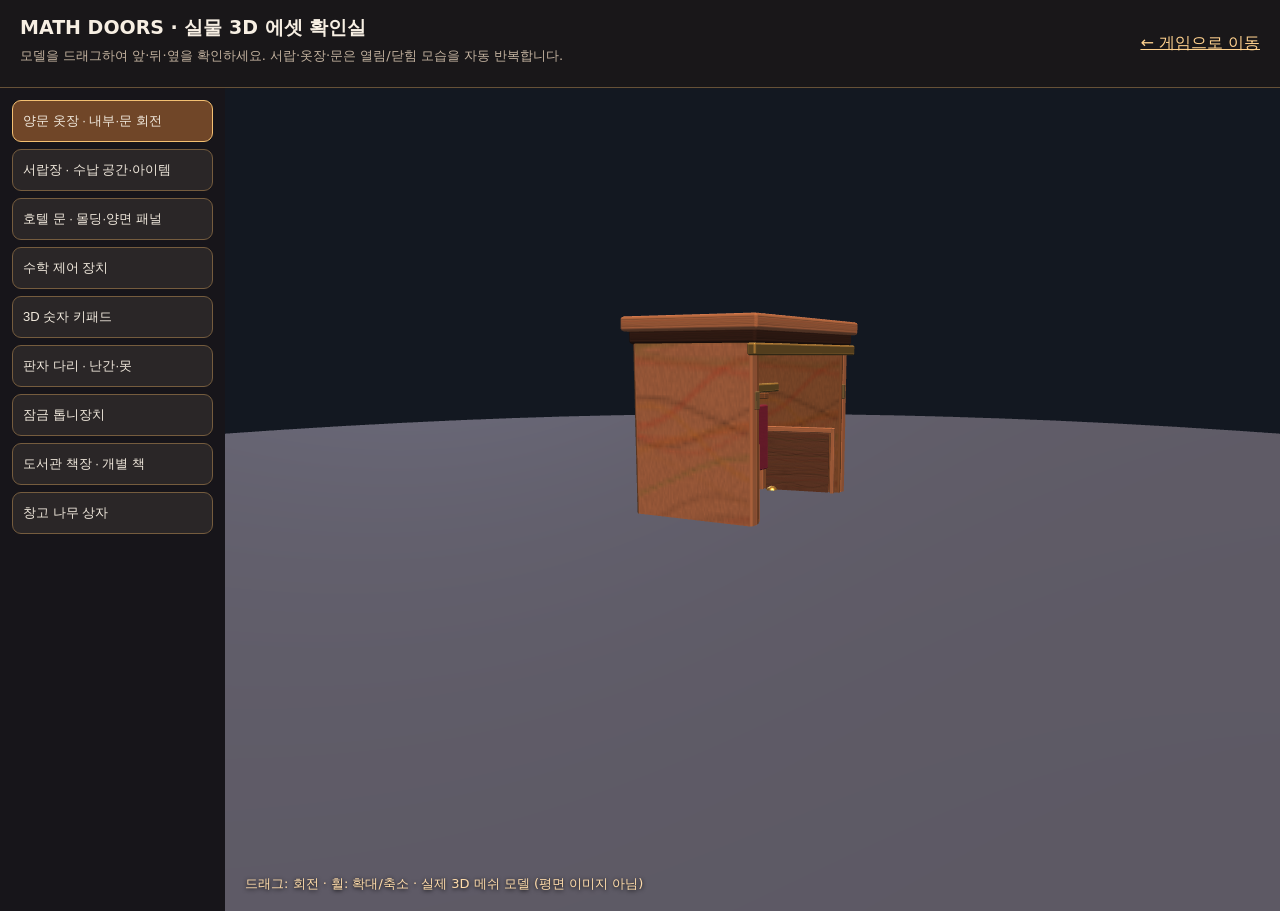
<file: 3d_asset_gallery.html>
<!doctype html>
<html lang="ko"><head><meta charset="utf-8"><meta name="viewport" content="width=device-width,initial-scale=1">
<title>MATH DOORS — 3D 모델 확인실</title>
<style>
*{box-sizing:border-box}body{margin:0;background:#080b10;color:#f7efe3;font-family:system-ui,'Malgun Gothic',sans-serif}header{padding:15px 20px;background:#191719;border-bottom:1px solid #665137;display:flex;justify-content:space-between;gap:15px;align-items:center;flex-wrap:wrap}h1{font-size:19px;margin:0}p{font-size:13px;color:#c4b3a0;line-height:1.6;margin:5px 0}.layout{display:flex;height:calc(100dvh - 77px)}aside{width:225px;min-width:225px;overflow-y:auto;background:#17151a;padding:12px;display:flex;flex-direction:column;gap:7px}button{background:#2a2627;color:#f1e9dd;border:1px solid #755c3e;border-radius:9px;padding:11px 10px;text-align:left;cursor:pointer;font-size:13px}button.selected,button:hover{background:#704628;border-color:#f4c072}.right{position:relative;flex:1;overflow:hidden}#viewport{width:100%;height:100%;touch-action:none}#tip{position:absolute;bottom:18px;left:20px;right:15px;font-size:13px;color:#ffdcaa;pointer-events:none;text-shadow:0 1px 4px #000}#status{font-size:12px;color:#ffe5bc}a{color:#ffd18e}@media(max-width:640px){.layout{flex-direction:column}aside{width:100%;min-width:unset;height:auto;flex-direction:row;overflow-x:auto}button{min-width:120px;text-align:center}.right{min-height:65vh;flex:1}}
</style>
<script src="assets/vendor/three.min.js"></script><script>if(!window.THREE){document.write('<script src="https://cdnjs.cloudflare.com/ajax/libs/three.js/r128/three.min.js"><\/script>');}</script>
<script src="assets/js/procedural-props.js"></script>
</head><body>
<header><div><h1>MATH DOORS · 실물 3D 에셋 확인실</h1><p>모델을 드래그하여 앞·뒤·옆을 확인하세요. 서랍·옷장·문은 열림/닫힘 모습을 자동 반복합니다.</p></div><a href="index.html">← 게임으로 이동</a></header>
<div class="layout"><aside id="choices"></aside><main class="right"><div id="viewport"></div><div id="tip">드래그: 회전 · 휠: 확대/축소 · 실제 3D 메쉬 모델 (평면 이미지 아님)</div></main></div>
<script>
(function(){
 if(!window.THREE||!window.MathDoorsProps){document.getElementById('tip').textContent='Three.js를 불러오지 못했습니다. 인터넷 연결과 CDN 차단 여부를 확인하세요.';return;}
 const T=THREE,P=MathDoorsProps;
 const container=document.getElementById('viewport');
 const renderer=new T.WebGLRenderer({antialias:true});renderer.setPixelRatio(Math.min(devicePixelRatio,1.5));renderer.setSize(container.clientWidth,container.clientHeight);renderer.setClearColor(0x131821);container.appendChild(renderer.domElement);
 const scene=new T.Scene();scene.fog=new T.Fog(0x131821,20,60);
 scene.add(new T.AmbientLight(0xd8e6ff,.85));const key=new T.DirectionalLight(0xffd4a1,1.2);key.position.set(5,9,6);scene.add(key);const fill=new T.DirectionalLight(0x94bafa,.45);fill.position.set(-5,4,-4);scene.add(fill);
 const floor=new T.Mesh(new T.CircleGeometry(12,64),new T.MeshStandardMaterial({color:0x32323a,roughness:.88}));floor.rotation.x=-Math.PI/2;floor.position.y=-.02;scene.add(floor);
 const camera=new T.PerspectiveCamera(55,container.clientWidth/container.clientHeight,.1,100);
 const selections=[
  ['wardrobe','양문 옷장 · 내부·문 회전',()=>P.createWardrobe(0,0,true)],
  ['drawer','서랍장 · 수납 공간·아이템',()=>P.createDrawer(0,0,0,'key')],
  ['door','호텔 문 · 몰딩·양면 패널',()=>{const g=new T.Group();const mat=new T.MeshStandardMaterial({color:0x56341f,roughness:.7});const pivot=new T.Group();pivot.position.set(-1.2,0,0);const leaf=new T.Mesh(new T.BoxGeometry(2.4,3.6,.15),mat);leaf.position.set(1.2,1.8,0);pivot.add(leaf);P.decorateDoorLeaf(leaf,2.4,3.6);g.add(pivot);P.trimDoorFrame(g,0,0,2.4,3.6);return {group:g,pivot}}],
  ['terminal','수학 제어 장치',()=>({group:P.createTerminal('stand')})],
  ['keypad','3D 숫자 키패드',()=>({group:P.createTerminal('keypad')})],
  ['bridge','판자 다리 · 난간·못',()=>({group:P.createBridge(3.4,6)})],
  ['gear','잠금 톱니장치',()=>({group:P.createGearLock()})],
  ['bookshelf','도서관 책장 · 개별 책',()=>({group:P.createBookshelf()})],
  ['crates','창고 나무 상자',()=>({group:P.createCrates()})],
 ];
 const sidebar=document.getElementById('choices');let model=null,holder=null,yaw=.4,pitch=.22,dist=7,center=new T.Vector3(0,1.5,0),name='';
 function load(id){
  if(holder){scene.remove(holder)} const def=selections.find(x=>x[0]===id); if(!def)return;
  model=def[2]();holder=new T.Group();scene.add(holder);holder.add(model.group);
  const bbox=new T.Box3().setFromObject(model.group);const center0=bbox.getCenter(new T.Vector3());
  model.group.position.sub(center0); const sz=bbox.getSize(new T.Vector3());
  dist=Math.max(4,Math.max(sz.x,sz.y,sz.z)*2.25);yaw=.5;pitch=.18;
  document.querySelectorAll('#choices button').forEach(b=>b.classList.toggle('selected',b.dataset.id===id));
  name=id;
 }
 for(const [id,label] of selections){const b=document.createElement('button');b.textContent=label;b.dataset.id=id;b.onclick=()=>load(id);sidebar.appendChild(b)}
 let dragging=false,prevX=0,prevY=0;
 renderer.domElement.addEventListener('pointerdown',e=>{dragging=true;prevX=e.clientX;prevY=e.clientY;renderer.domElement.setPointerCapture(e.pointerId)});
 renderer.domElement.addEventListener('pointerup',()=>dragging=false);
 renderer.domElement.addEventListener('pointermove',e=>{if(!dragging)return;yaw+=(e.clientX-prevX)*.008;pitch=Math.max(-.35,Math.min(.75,pitch+(e.clientY-prevY)*.006));prevX=e.clientX;prevY=e.clientY});
 renderer.domElement.addEventListener('wheel',e=>{e.preventDefault();dist=Math.min(30,Math.max(2.8,dist+e.deltaY*.008))},{passive:false});
 window.addEventListener('resize',()=>{camera.aspect=container.clientWidth/Math.max(1,container.clientHeight);camera.updateProjectionMatrix();renderer.setSize(container.clientWidth,Math.max(1,container.clientHeight))});
 load('wardrobe');
 const clock=new T.Clock();function draw(){requestAnimationFrame(draw);const t=clock.getElapsedTime();
  if(model){const open=(Math.sin(t*.9)+1)*.49;
   if(name==='wardrobe'){model.leftDoorPivot.rotation.y=open*1.45;model.rightDoorPivot.rotation.y=-open*1.45;}
   if(name==='drawer')model.drawerMesh.position.z=.04+open*.65;
   if(name==='door')model.pivot.rotation.y=-open*1.4;
   if(name==='gear')model.group.rotation.z=t*.3;
  }
  camera.position.set(Math.sin(yaw)*Math.cos(pitch)*dist, Math.sin(pitch)*dist,Math.cos(yaw)*Math.cos(pitch)*dist);camera.lookAt(0,0,0);renderer.render(scene,camera);
 }draw();
})();
</script></body></html>
</file>
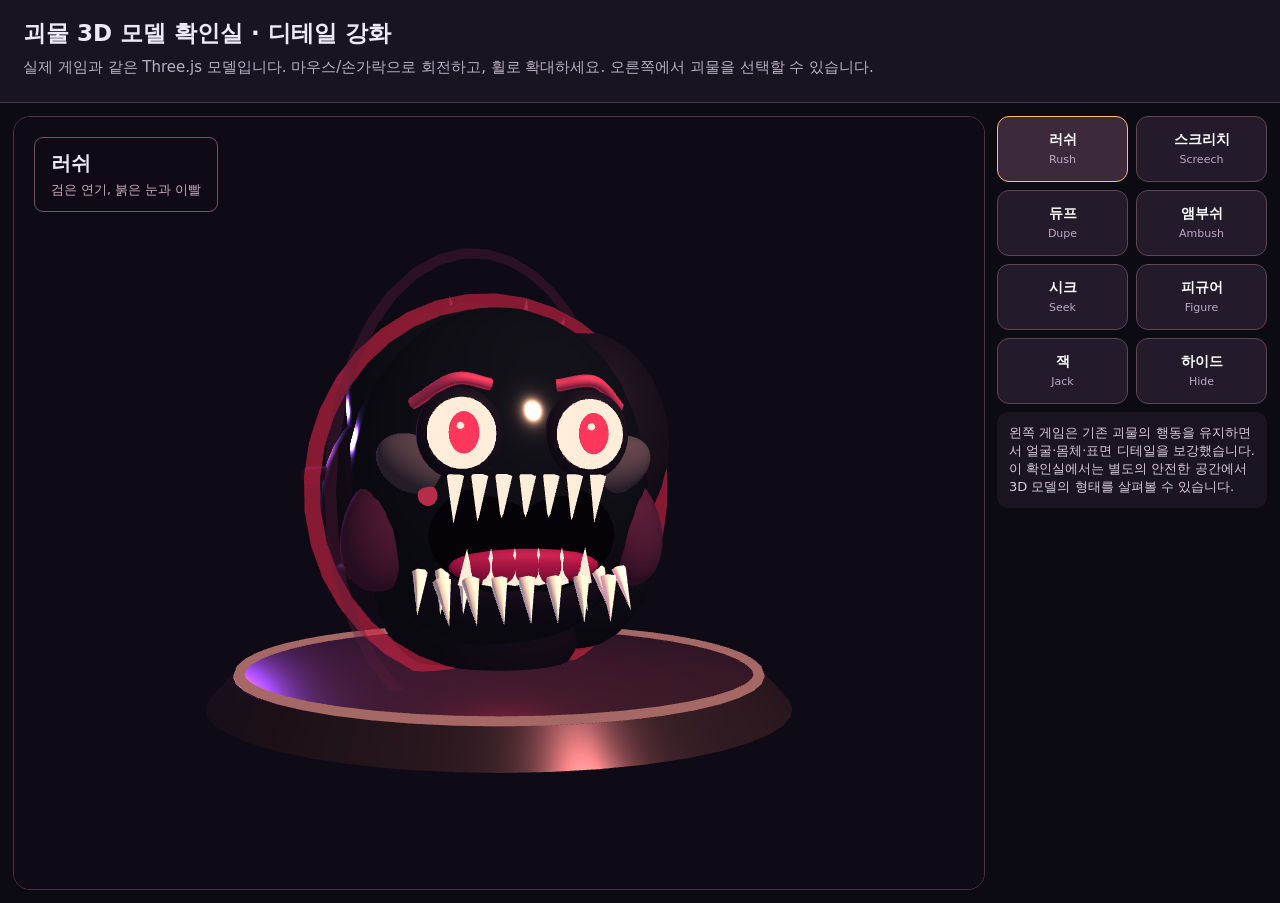
<file: monster_gallery.html>
<!doctype html><html lang="ko"><head><meta charset="utf-8"><meta name="viewport" content="width=device-width,initial-scale=1"><title>MATH DOORS | 괴물 3D 모델 확인실 · 디테일 강화</title>
<style>
:root{color-scheme:dark}*{box-sizing:border-box}body{margin:0;background:#0c0b13;color:#eeeaf5;font:15px system-ui,'Malgun Gothic',sans-serif;overflow-x:hidden}
header{padding:18px 23px;border-bottom:1px solid #45334c;background:#191421}h1{font-size:23px;margin:0 0 7px}p{color:#b9afc4;margin:5px 0;line-height:1.5}main{display:grid;grid-template-columns:minmax(0,1fr) 270px;gap:12px;padding:13px;min-height:calc(100vh - 100px)}
#preview{position:relative;min-height:520px;border:1px solid #4e3146;border-radius:17px;overflow:hidden;background:radial-gradient(circle at 50% 45%,#352431,#090812 78%)}#preview canvas{width:100%;height:100%;display:block;touch-action:none}
#current{position:absolute;top:20px;left:20px;background:#110b17da;padding:12px 16px;border:1px solid #775363;border-radius:9px;pointer-events:none}#current strong{font-size:20px}#current small{display:block;color:#c8aebc;margin-top:5px}
#menu{display:grid;grid-template-columns:1fr 1fr;gap:8px;align-content:start}button{min-height:66px;background:#231a2c;border:1px solid #634453;color:white;border-radius:12px;cursor:pointer;font:700 14px system-ui}button:hover,button.selected{border-color:#ffbc78;background:#3c293c}button small{display:block;color:#bca9c5;font:11px system-ui;margin-top:4px}#help{grid-column:1/-1;padding:12px;background:#1a1521;border-radius:12px;color:#d8ccdd;font-size:13px}
@media(max-width:700px){main{display:flex;flex-direction:column}#preview{height:57vh;min-height:330px}#menu{grid-template-columns:repeat(4,1fr)}button{min-height:55px;font-size:12px}button small{font-size:10px}#help{grid-column:1/-1}}
</style></head><body>
<header><h1>괴물 3D 모델 확인실 · 디테일 강화</h1><p>실제 게임과 같은 Three.js 모델입니다. 마우스/손가락으로 회전하고, 휠로 확대하세요. 오른쪽에서 괴물을 선택할 수 있습니다.</p></header>
<main><div id="preview"><div id="current"><strong id="monsterName">러쉬</strong><small id="monsterInfo">빠른 복도 돌진 / 귀환 공격</small></div></div><div id="menu">
<button data-type="rush" class="selected">러쉬<small>Rush</small></button><button data-type="screech">스크리치<small>Screech</small></button>
<button data-type="dupe">듀프<small>Dupe</small></button><button data-type="ambush">앰부쉬<small>Ambush</small></button>
<button data-type="seek">시크<small>Seek</small></button><button data-type="figure">피규어<small>Figure</small></button>
<button data-type="jack">잭<small>Jack</small></button><button data-type="hide">하이드<small>Hide</small></button>
<div id="help">왼쪽 게임은 기존 괴물의 행동을 유지하면서 얼굴·몸체·표면 디테일을 보강했습니다. 이 확인실에서는 별도의 안전한 공간에서 3D 모델의 형태를 살펴볼 수 있습니다.</div></div></main>
<script src="assets/vendor/three.min.js"></script><script>if(!window.THREE){document.write('<script src="https://cdnjs.cloudflare.com/ajax/libs/three.js/r128/three.min.js"><\/script>');}</script>
<script src="assets/js/monster-models-v2.js"></script><script>
(function(){
 const host=document.getElementById('preview'),s=new THREE.Scene();s.background=new THREE.Color(0x0f0b16);
 const camera=new THREE.PerspectiveCamera(42,1,.1,80);camera.position.set(0,1.75,8);
 const renderer=new THREE.WebGLRenderer({antialias:true,alpha:false});renderer.setPixelRatio(Math.min(window.devicePixelRatio||1,1.5));host.appendChild(renderer.domElement);
 s.add(new THREE.AmbientLight(0xddd1f0,.68));const key=new THREE.PointLight(0xffb989,2.0,14);key.position.set(3,5,5);s.add(key);const rim=new THREE.PointLight(0x8a4aff,1.2,12);rim.position.set(-3,2,-3);s.add(rim);
 const floor=new THREE.Mesh(new THREE.CylinderGeometry(2.05,2.25,.22,48),new THREE.MeshStandardMaterial({color:0x332331,metalness:.45,roughness:.38}));floor.position.y=-.35;s.add(floor);
 const rimRing=new THREE.Mesh(new THREE.TorusGeometry(2.01,.04,10,48),new THREE.MeshBasicMaterial({color:0xa56865}));rimRing.rotation.x=Math.PI/2;rimRing.position.y=-.23;s.add(rimRing);
 const info={rush:['러쉬','검은 연기, 붉은 눈과 이빨'],screech:['스크리치','떠 있는 얼굴과 여러 촉수'],dupe:['듀프','문 뒤에서 기습하는 가짜 얼굴'],ambush:['앰부쉬','연녹색 망령과 뒤틀린 눈'],seek:['시크','유동적인 몸체와 단일 눈'],figure:['피규어','소리에 반응하는 눈 없는 추적자'],jack:['잭','골면 가면과 그림자 촉수'],hide:['하이드','옷장 안의 붉은 눈과 그림자']};
 let cur=null,kind='rush',drag=false,last=0,spin=0,turn=.20,zoom=8,time=performance.now();
 function select(k){if(cur)s.remove(cur);kind=k;cur=MathDoorsMonsters.create(k);cur.visible=true;s.add(cur);cur.rotation.y=-.22;
 const tall=['seek','figure','jack','hide'].includes(k);cur.position.y=tall?0:1.15;
 camera.position.set(0,tall?1.65:1.20,zoom);camera.lookAt(0,tall?1.55:1.05,0);
 document.getElementById('monsterName').textContent=info[k][0];document.getElementById('monsterInfo').textContent=info[k][1];
 document.querySelectorAll('button[data-type]').forEach(b=>b.classList.toggle('selected',b.dataset.type===k));}
 document.querySelectorAll('button[data-type]').forEach(b=>b.addEventListener('click',()=>select(b.dataset.type)));
 const canvas=renderer.domElement;
 canvas.addEventListener('pointerdown',e=>{drag=true;last=e.clientX;canvas.setPointerCapture(e.pointerId)});
 canvas.addEventListener('pointerup',()=>drag=false);
 canvas.addEventListener('pointermove',e=>{if(!drag)return;turn+=(e.clientX-last)*.006;last=e.clientX});
 canvas.addEventListener('wheel',e=>{e.preventDefault();zoom=Math.min(12,Math.max(4,zoom+Math.sign(e.deltaY)*.6))},{passive:false});
 function render(now){requestAnimationFrame(render);const dt=Math.min(.07,(now-time)/1000);time=now;
 const w=host.clientWidth,h=host.clientHeight; if(canvas.width!==Math.floor(w*renderer.getPixelRatio())||canvas.height!==Math.floor(h*renderer.getPixelRatio())){renderer.setSize(w,h,false);camera.aspect=w/h;camera.updateProjectionMatrix()}
 if(cur){cur.rotation.y+=(turn-cur.rotation.y)*Math.min(1,dt*12);MathDoorsMonsters.animate(cur,kind,dt,now*.001);if(['seek','figure'].includes(kind)){const swing=Math.sin(now*.007)*.37;const u=cur.userData;u.leftArm.rotation.x=swing;u.rightArm.rotation.x=-swing;u.leftLeg.rotation.x=-swing;u.rightLeg.rotation.x=swing;} }
 const tall=['seek','figure','jack','hide'].includes(kind);camera.position.z+=(zoom-camera.position.z)*Math.min(1,dt*10);camera.lookAt(0,tall?1.52:1.05,0);renderer.render(s,camera);}
 select('rush');requestAnimationFrame(render);
})();
</script></body></html>
</file>
